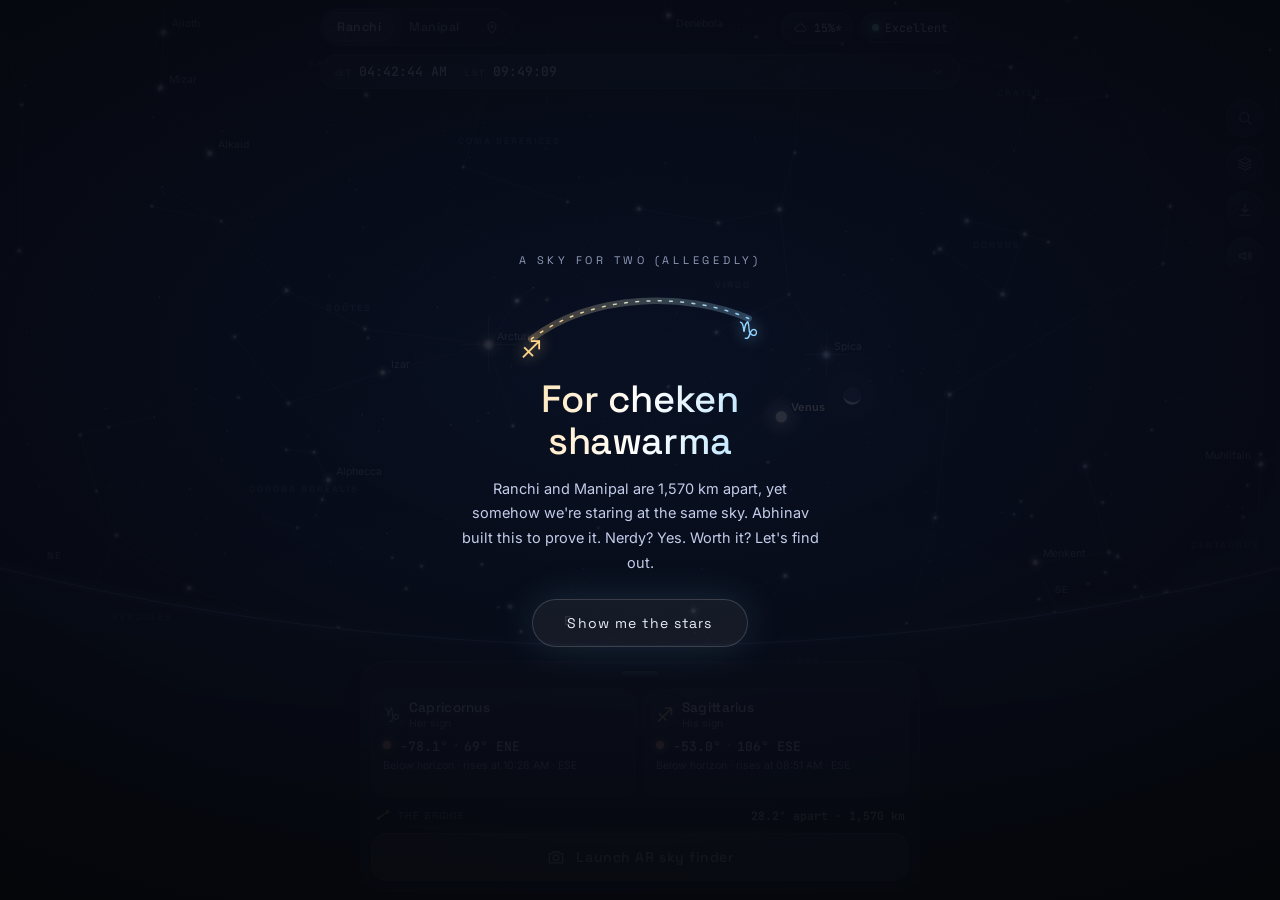
<file: frontend/index.html>
<!doctype html>
<html lang="en">
<head>
  <meta charset="utf-8">
  <meta name="viewport" content="width=device-width, initial-scale=1, maximum-scale=1, user-scalable=no, viewport-fit=cover">
  <meta name="theme-color" content="#05060A">
  <meta name="apple-mobile-web-app-capable" content="yes">
  <meta name="mobile-web-app-capable" content="yes">
  <title>A Sky For Two</title>
  <link rel="icon" href="data:,">
  <link rel="preconnect" href="https://fonts.googleapis.com">
  <link rel="preconnect" href="https://fonts.gstatic.com" crossorigin>
  <link href="https://fonts.googleapis.com/css2?family=Inter:wght@400;500;600&family=JetBrains+Mono:wght@400;500&family=Space+Grotesk:wght@400;500;600&display=swap" rel="stylesheet">
  <link rel="stylesheet" href="css/style.css">
</head>
<body>
  <div id="app">
    <div id="flip">
      <video id="cam" playsinline muted autoplay></video>
      <canvas id="sky" aria-label="Interactive star map"></canvas>
      <div id="ar-layer" hidden></div>
      <div id="ui"></div>
    </div>
    <div id="loader"><div class="orbit"><i></i></div><p>Aligning the stars…</p></div>
  </div>
  <noscript>This sky needs JavaScript.</noscript>
  <script type="module" src="main.js"></script>
</body>
</html>
</file>
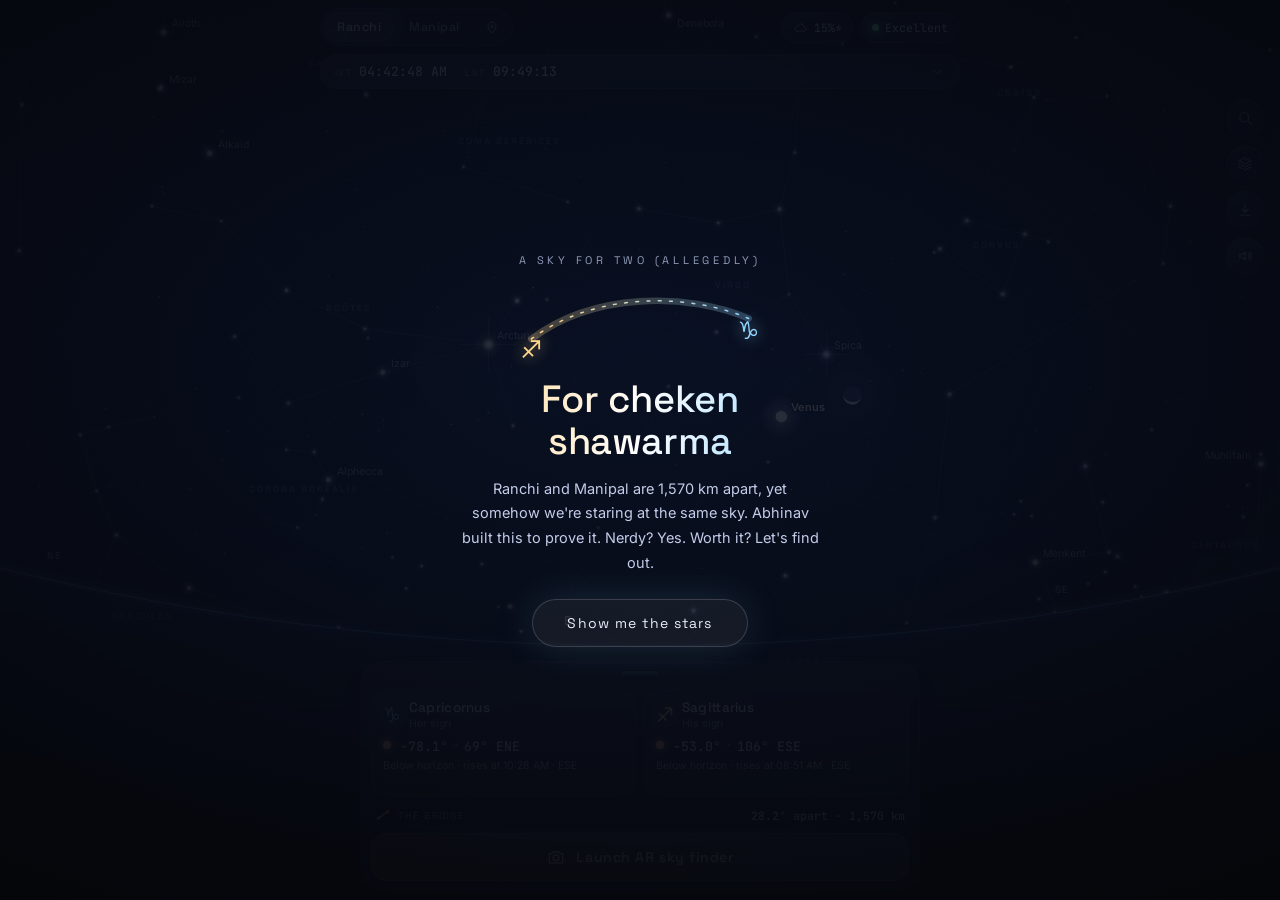
<file: sky.html>
<!doctype html>
<html lang="en">
<head>
  <meta charset="utf-8">
  <meta name="viewport" content="width=device-width, initial-scale=1, maximum-scale=1, user-scalable=no, viewport-fit=cover">
  <meta name="theme-color" content="#05060A">
  <meta name="apple-mobile-web-app-capable" content="yes">
  <meta name="mobile-web-app-capable" content="yes">
  <title>A Sky For Two</title>
  <link rel="icon" href="data:,">
  <link rel="preconnect" href="https://fonts.googleapis.com">
  <link rel="preconnect" href="https://fonts.gstatic.com" crossorigin>
  <link href="https://fonts.googleapis.com/css2?family=Inter:wght@400;500;600&family=JetBrains+Mono:wght@400;500&family=Space+Grotesk:wght@400;500;600&display=swap" rel="stylesheet">
  <style>:root{--obsidian: #05060a;--navy: #0a1226;--ink: #e9eefc;--muted: #8f9bb8;--ice: 143, 211, 255;--gold: 255, 214, 140;--glass-bg: linear-gradient(160deg, rgba(255, 255, 255, .075), rgba(255, 255, 255, .03));--glass-fill: rgba(12, 16, 30, .58);--glass-line: rgba(255, 255, 255, .06);--sat: env(safe-area-inset-top, 0px);--sab: env(safe-area-inset-bottom, 0px);--sal: env(safe-area-inset-left, 0px);--sar: env(safe-area-inset-right, 0px);--vh: 1vh;--f-head: "Space Grotesk", "Inter", system-ui, -apple-system, "Segoe UI", sans-serif;--f-body: "Inter", system-ui, -apple-system, "Segoe UI", sans-serif;--f-mono: "JetBrains Mono", ui-monospace, "SF Mono", Menlo, Consolas, monospace}*{box-sizing:border-box;-webkit-tap-highlight-color:transparent}html,body{margin:0;height:100%;background:var(--obsidian);color:var(--ink);font-family:var(--f-body);overflow:hidden;overscroll-behavior:none;-webkit-text-size-adjust:100%}body{position:fixed;inset:0;width:100%;-webkit-user-select:none;user-select:none;-webkit-touch-callout:none}#app{position:absolute;inset:0;height:100vh;height:calc(var(--vh) * 100);overflow:hidden;background:radial-gradient(120% 90% at 50% 100%,#0d1630 0%,var(--obsidian) 62%)}@supports (height: 100dvh){#app{height:100dvh}}button{font:inherit;color:inherit;background:none;border:0;cursor:pointer;padding:0}.mono,[class*=mono]{font-family:var(--f-mono)}.glass{background:var(--glass-bg),var(--glass-fill);border:1px solid var(--glass-line);-webkit-backdrop-filter:blur(12px) saturate(125%);backdrop-filter:blur(12px) saturate(125%);box-shadow:0 10px 40px #00000073,inset 0 1px #ffffff0d}#flip{position:absolute;inset:0;transform-origin:50% 50%;backface-visibility:hidden;transition:transform .3s cubic-bezier(.2,.7,.2,1),opacity .3s;will-change:transform}#flip.flip-out{transform:perspective(1200px) rotateY(90deg);opacity:.15;transition-timing-function:ease-in}#flip.flip-pre{transform:perspective(1200px) rotateY(-90deg);opacity:.15;transition:none}#sky{position:absolute;inset:0;width:100%;height:100%;display:block;z-index:1;touch-action:none;cursor:grab}#sky:active{cursor:grabbing}#cam{position:absolute;inset:0;width:100%;height:100%;object-fit:cover;z-index:0;opacity:0;transition:opacity .4s;background:#000}#cam.on{opacity:1}#ar-layer{position:absolute;inset:0;z-index:3;pointer-events:none}#ar-layer[hidden]{display:none}#ar-layer button,#ar-layer input,#ar-layer .glass{pointer-events:auto}#ui{position:absolute;inset:0;z-index:4;pointer-events:none}#ui>*{pointer-events:none}#ui .glass,#ui button,#ui a,#ui input,#ui .deck{pointer-events:auto}#loader{position:absolute;inset:0;z-index:30;display:grid;place-content:center;justify-items:center;gap:18px;background:var(--obsidian);transition:opacity .6s;font-family:var(--f-head);letter-spacing:.18em;font-size:11px;text-transform:uppercase;color:var(--muted)}#loader.done{opacity:0;pointer-events:none}#loader .err{text-transform:none;letter-spacing:0;text-align:center;max-width:280px;line-height:1.5}.orbit{width:54px;height:54px;border-radius:50%;border:1px solid rgba(255,255,255,.1);position:relative;animation:spin 2.4s linear infinite}.orbit i{position:absolute;top:-3px;left:50%;width:6px;height:6px;margin-left:-3px;border-radius:50%;background:rgb(var(--gold));box-shadow:0 0 12px rgb(var(--gold))}@keyframes spin{to{transform:rotate(360deg)}}.hud{position:absolute;top:calc(var(--sat) + 8px);left:calc(var(--sal) + 10px);right:calc(var(--sar) + 10px);display:grid;gap:8px}.hud-row{display:flex;justify-content:space-between;align-items:center;gap:8px}.seg{display:flex;padding:3px;border-radius:999px;gap:2px}.seg button{padding:7px 13px;border-radius:999px;font-family:var(--f-head);font-size:12.5px;letter-spacing:.04em;color:var(--muted);transition:all .25s;display:grid;place-items:center}.seg button b{font-weight:500}.seg button.on{color:var(--ink);background:#ffffff1a;box-shadow:inset 0 0 0 1px #ffffff14,0 0 18px rgba(var(--ice),.12)}.seg .gps{padding:7px 9px}.chipbar{display:flex;gap:6px}.pill{display:flex;align-items:center;gap:6px;padding:7px 11px;border-radius:999px;font-family:var(--f-mono);font-size:11.5px;color:var(--ink);white-space:nowrap}.pill .ic{width:15px;height:15px;color:var(--muted)}.pill .dot{width:7px;height:7px;border-radius:50%;background:#8f9bb8;box-shadow:0 0 8px currentColor}.vis[data-level=excellent] .dot{background:#8cffc1;color:#8cffc1}.vis[data-level=good] .dot{background:#bff0a0;color:#bff0a0}.vis[data-level=fair] .dot{background:#ffd68c;color:#ffd68c}.vis[data-level=poor] .dot,.vis[data-level=twilight] .dot{background:#ff9d8c;color:#ff9d8c}.vis[data-level=daylight] .dot{background:#8fb4ff;color:#8fb4ff}.clk label,.coords small,.card label,.stats label,.lock-grid label,.lbl{display:block;font-family:var(--f-head);font-size:9px;letter-spacing:.16em;text-transform:uppercase;color:var(--muted)}.rbtn{width:38px;height:38px;border-radius:50%;display:grid;place-items:center;color:var(--muted);transition:all .25s;text-decoration:none}.rbtn .ic{width:18px;height:18px}.rbtn.on{color:rgb(var(--ice));border-color:rgba(var(--ice),.3);box-shadow:0 0 18px rgba(var(--ice),.18),inset 0 0 0 1px rgba(var(--ice),.12)}.ic{width:16px;height:16px;flex:none}.glyph{font-size:21px;line-height:1;font-family:var(--f-head)}.acc-ice .glyph,.acc-ice .gl{color:rgb(var(--ice));text-shadow:0 0 14px rgba(var(--ice),.55)}.acc-gold .glyph,.acc-gold .gl{color:rgb(var(--gold));text-shadow:0 0 14px rgba(var(--gold),.55)}.bridge-strip{display:flex;align-items:center;justify-content:space-between;gap:10px;font-size:11.5px;color:var(--muted);padding:2px 4px}.bridge-strip span{display:flex;align-items:center;gap:7px;font-family:var(--f-head);letter-spacing:.1em;text-transform:uppercase;font-size:10px}.bridge-strip b{font-family:var(--f-mono);font-weight:500;color:var(--ink);font-size:11.5px}.bridge-strip .ic{color:rgb(var(--gold))}.ar-launch{display:flex;align-items:center;justify-content:center;gap:10px;height:48px;border-radius:16px;font-family:var(--f-head);font-weight:500;letter-spacing:.04em;font-size:14px;background:linear-gradient(110deg,rgba(var(--gold),.22),rgba(var(--ice),.22));border:1px solid rgba(255,255,255,.14);box-shadow:0 0 30px rgba(var(--ice),.12);transition:transform .15s,box-shadow .3s}.ar-launch:active{transform:scale(.985)}.ar-launch .ic{width:20px;height:20px}.sec{display:grid;gap:8px}.sec-h{display:flex;justify-content:space-between;align-items:baseline}.sec-h h4{margin:0;font-family:var(--f-head);font-weight:500;font-size:11px;letter-spacing:.16em;text-transform:uppercase;color:#c3cdea}.sec-h b{font-size:12px;font-weight:500}.slider{width:100%;accent-color:rgb(var(--gold));height:28px}.btnrow{display:flex;gap:8px;flex-wrap:wrap}.chip{display:inline-flex;align-items:center;gap:7px;padding:9px 14px;border-radius:999px;background:#ffffff0f;border:1px solid rgba(255,255,255,.08);font-family:var(--f-head);font-size:12.5px;transition:all .2s}.chip.small{padding:7px 12px;font-size:11.5px}.chip.on{background:rgba(var(--ice),.16);border-color:rgba(var(--ice),.4)}.fine{margin:0;font-size:10.5px;color:var(--muted);line-height:1.5}.body{margin:0;font-size:12.5px;line-height:1.6;color:#cfd8f0}.body[hidden]{display:none}.moonline{color:#e9e2c8}.stats{display:grid;grid-template-columns:repeat(3,1fr);gap:8px}.stats b{font-size:14px;font-weight:500}.tbl{width:100%;border-collapse:collapse;font-size:11.5px}.tbl th{font-family:var(--f-head);font-weight:400;font-size:9px;letter-spacing:.14em;text-transform:uppercase;color:var(--muted);text-align:left;padding:3px 4px}.tbl td{padding:6px 4px;border-top:1px solid rgba(255,255,255,.05);font-family:var(--f-mono);font-size:11px;white-space:nowrap}.tbl td:first-child{font-family:var(--f-body)}.tbl small{color:var(--muted);font-size:10px}.tbl td:first-child small{font-family:var(--f-body)}.footer{margin:4px 0 0;text-align:center;font-family:var(--f-head);font-size:13px;color:#dbe3fa}.credits{text-align:center;padding-bottom:6px}.toast.warn{border-color:#ff9d8c4d}.toast a{color:rgb(var(--gold));white-space:nowrap;font-family:var(--f-head);text-decoration:none;border-bottom:1px solid rgba(var(--gold),.4)}.intro{position:absolute;inset:0;z-index:20;display:grid;place-items:center;padding:24px;background:radial-gradient(90% 70% at 50% 40%,#0a1226db,#05060af7);opacity:0;transition:opacity .9s}.intro.in{opacity:1}.intro.out{opacity:0}.intro-card{max-width:360px;text-align:center;display:grid;gap:14px;justify-items:center;transform:translateY(14px);transition:transform 1.2s cubic-bezier(.2,.8,.2,1)}.intro.in .intro-card{transform:none}.eyebrow{margin:0;font-family:var(--f-head);font-size:11px;letter-spacing:.34em;text-transform:uppercase;color:var(--muted)}.intro h1{margin:0;font-family:var(--f-head);font-weight:500;font-size:38px;letter-spacing:-.01em;line-height:1.1;background:linear-gradient(100deg,rgb(var(--gold)),#fff 50%,rgb(var(--ice)));-webkit-background-clip:text;background-clip:text;color:transparent}.intro .sub{margin:0;font-size:14.5px;line-height:1.7;color:#c3cdea}.begin{margin-top:10px;padding:14px 34px;border-radius:999px;font-family:var(--f-head);font-size:14px;letter-spacing:.08em;background:#ffffff0f;border:1px solid rgba(255,255,255,.16);box-shadow:0 0 40px rgba(var(--ice),.14);transition:all .25s}.begin:active{transform:scale(.97)}.tether-art{width:100%;max-width:300px;overflow:visible}.tether-art .g{font-size:26px;font-family:var(--f-head)}.tether-art .g.gold{fill:rgb(var(--gold));filter:drop-shadow(0 0 8px rgba(var(--gold),.7))}.tether-art .g.ice{fill:rgb(var(--ice));filter:drop-shadow(0 0 8px rgba(var(--ice),.7))}.tether-art .flow{stroke-dasharray:3 9;animation:flow 2.2s linear infinite}@keyframes flow{to{stroke-dashoffset:-48}}body.ar .hud,body.ar .rail,body.ar .deck,body.ar .toasts,body.ar .layers,body.ar .pop,body.ar .finder{opacity:0;pointer-events:none!important;visibility:hidden}.ar-veil{position:absolute;inset:0;background:radial-gradient(120% 90% at 50% 50%,#00000c14,#00000c80);pointer-events:none}.no-video .ar-veil{display:none}.ar-top{position:absolute;top:calc(var(--sat) + 10px);left:calc(var(--sal) + 10px);right:calc(var(--sar) + 10px);display:flex;align-items:center;gap:8px;padding:6px;border-radius:999px}.ar-exit{width:36px;height:36px;border-radius:50%;display:grid;place-items:center;background:#ffffff14}.ar-exit svg{width:18px;height:18px;fill:none;stroke:#fff;stroke-width:2;stroke-linecap:round;stroke-linejoin:round}.ar-chips{display:flex;gap:6px;flex:1;justify-content:center}.ar-chips .chip{padding:8px 12px;font-size:12px;background:transparent;border-color:transparent;color:var(--muted)}.ar-chips .chip span{font-size:15px}.ar-chips .chip-ice.on{color:rgb(var(--ice));background:rgba(var(--ice),.12);border-color:rgba(var(--ice),.35)}.ar-chips .chip-gold.on{color:rgb(var(--gold));background:rgba(var(--gold),.12);border-color:rgba(var(--gold),.35)}.ar-reticle{position:absolute;left:50%;top:50%;width:0;height:0;pointer-events:none}.ar-reticle .ring{position:absolute;left:0;top:0;transform:translate(-50%,-50%);border-radius:50%;border:1px dashed rgba(255,255,255,.38);transition:border-color .3s,box-shadow .3s}.ar-reticle .dot{position:absolute;width:5px;height:5px;margin:-2.5px;border-radius:50%;background:#fff;box-shadow:0 0 10px #fff}.ar-reticle i{position:absolute;background:#fff9}.ar-reticle i:nth-of-type(1){width:1px;height:14px;left:0;top:-30px}.ar-reticle i:nth-of-type(2){width:1px;height:14px;left:0;top:16px}.ar-reticle i:nth-of-type(3){height:1px;width:14px;top:0;left:-30px}.ar-reticle i:nth-of-type(4){height:1px;width:14px;top:0;left:16px}#ar-layer[data-target=Cap] .ar-arrow svg{fill:rgb(var(--ice));filter:drop-shadow(0 0 10px rgba(var(--ice),.8))}#ar-layer[data-target=Sgr] .ar-arrow svg{fill:rgb(var(--gold));filter:drop-shadow(0 0 10px rgba(var(--gold),.8))}.is-locked.ar-layer .ring,#ar-layer.is-locked .ar-reticle .ring{border-style:solid;border-color:#fffc;box-shadow:0 0 24px #ffffff40,inset 0 0 24px #ffffff14}.ar-arrow{position:absolute;left:0;top:0;width:34px;height:44px;transition:opacity .3s;pointer-events:none;will-change:transform}.ar-arrow svg{width:100%;height:100%;opacity:.92}.ar-marker{position:absolute;left:0;top:0;display:grid;justify-items:center;gap:2px;pointer-events:none;will-change:transform;font-family:var(--f-head)}.ar-marker b{font-weight:500;font-size:22px;line-height:1}.ar-marker span{font-size:10.5px;letter-spacing:.16em;text-transform:uppercase}.marker-Cap{color:rgb(var(--ice));text-shadow:0 0 14px rgba(var(--ice),.9)}.marker-Sgr{color:rgb(var(--gold));text-shadow:0 0 14px rgba(var(--gold),.9)}.ar-marker.locked span{text-decoration:underline;text-underline-offset:4px}.ar-align{position:absolute;left:50%;transform:translate(-50%);top:calc(var(--sat) + 64px);width:calc(100% - 28px);max-width:420px;display:flex;align-items:center;gap:12px;padding:8px 8px 8px 16px;border-radius:18px;font-size:12px;line-height:1.4;border-color:rgba(var(--gold),.3)}.ar-align[hidden]{display:none}.ar-hint{position:absolute;left:50%;top:calc(var(--sat) + 74px);transform:translate(-50%);max-width:calc(100% - 28px);padding:9px 16px;border-radius:16px;text-align:center;transition:opacity .3s;pointer-events:none}.ar-hint-main{font-family:var(--f-head);font-size:14px;font-weight:500}.ar-hint-sub{font-size:11px;color:var(--muted);margin-top:2px}.ar-hint-sub:empty{display:none}.ar-tools{position:absolute;left:50%;transform:translate(-50%);bottom:calc(var(--sab) + 16px);display:flex;align-items:center;gap:14px;padding:8px 14px;border-radius:999px}.ar-tools label{display:flex;align-items:center;gap:10px;font-family:var(--f-head);font-size:9.5px;letter-spacing:.14em;text-transform:uppercase;color:var(--muted)}.ar-tools input{width:96px;accent-color:rgb(var(--ice))}#ar-layer.aligning .ar-hint{top:calc(var(--sat) + 132px)}#ar-layer.is-locked .ar-tools,#ar-layer.is-locked .ar-hint{opacity:0;pointer-events:none}.lock-card{position:absolute;left:calc(var(--sal) + 10px);right:calc(var(--sar) + 10px);bottom:calc(var(--sab) + 10px);margin:0 auto;max-width:520px;max-height:calc(var(--vh) * 58);overflow-y:auto;border-radius:24px;padding:16px 16px 14px;display:grid;gap:11px;transform:translateY(24px);opacity:0;transition:all .45s cubic-bezier(.2,.8,.2,1)}.lock-card[hidden]{display:none}.lock-card.in{transform:none;opacity:1}.lock-card.acc-ice{border-color:rgba(var(--ice),.3);box-shadow:0 0 60px rgba(var(--ice),.16),0 10px 40px #00000080}.lock-card.acc-gold{border-color:rgba(var(--gold),.3);box-shadow:0 0 60px rgba(var(--gold),.16),0 10px 40px #00000080}.lock-head{display:flex;align-items:center;gap:12px}.lock-head .glyph{font-size:34px}.lock-head h3{margin:0;font-family:var(--f-head);font-weight:500;font-size:20px;letter-spacing:.02em}.lock-head p{margin:2px 0 0;font-size:12px;color:var(--muted)}.lock-head .x{margin-left:auto;width:32px;height:32px;border-radius:50%;background:#ffffff12;font-size:20px;line-height:1}.lock-grid{display:grid;grid-template-columns:1fr 1fr;gap:10px}.lock-grid>div{background:#ffffff0a;border-radius:14px;padding:9px 11px}.lock-grid b{display:block;margin-top:3px;font-weight:500;font-size:13px}.lock-grid small{display:block;margin-top:2px;color:var(--muted);font-size:10.5px}.sunpass,.myth{margin:0;font-size:12px;line-height:1.55;color:#aab6d4}.myth{color:#c3cdea}.lbl em{font-style:normal;text-transform:none;letter-spacing:.02em;margin-left:8px;color:#aab6d4}.star-list{list-style:none;margin:0;padding:0;display:grid;gap:1px}.star-list li{display:grid;grid-template-columns:1fr auto auto;gap:12px;align-items:baseline;padding:7px 2px;border-top:1px solid rgba(255,255,255,.05)}.star-list b{font-weight:500;font-size:13px}.star-list span{font-family:var(--f-mono);font-size:10.5px;color:var(--muted)}.star-list em{font-style:normal;font-family:var(--f-mono);font-size:11.5px;min-width:52px;text-align:right}.acc-ice .star-list em{color:rgb(var(--ice))}.acc-gold .star-list em{color:rgb(var(--gold))}.personal{margin:0;padding:11px 13px;border-radius:14px;font-size:13px;line-height:1.6;color:#fff;background:#ffffff0f;border:1px solid rgba(255,255,255,.08);font-family:var(--f-head)}.lock-card .next{justify-self:start}.reveal{position:absolute;left:0;right:0;top:24%;display:grid;place-items:center;padding:0 28px;opacity:0;transition:opacity .7s;pointer-events:none;z-index:5}.reveal[hidden]{display:none}.reveal.in{opacity:1}.reveal p{margin:0;max-width:340px;text-align:center;font-family:var(--f-head);font-size:19px;line-height:1.55;font-weight:500;text-shadow:0 2px 24px rgba(0,0,0,.9),0 0 30px rgba(0,0,0,.8)}.reveal[data-acc=ice] p{color:#dff3ff}.reveal[data-acc=gold] p{color:#fff1d0}@media(prefers-reduced-motion:reduce){*{animation:none!important;transition-duration:.01ms!important}}body[data-fx="1"] .glass{-webkit-backdrop-filter:blur(7px);backdrop-filter:blur(7px);box-shadow:0 6px 24px #0006}body[data-fx="0"] .glass{-webkit-backdrop-filter:none;backdrop-filter:none;background:#0a0e1ae6;box-shadow:none}.hud-clock{display:grid;gap:6px;padding:8px 14px;border-radius:16px;cursor:pointer}.clk-main{display:flex;align-items:center;gap:18px}.clk-t{display:flex;align-items:baseline;gap:7px}.clk-t label{font-family:var(--f-head);font-size:9px;letter-spacing:.16em;color:var(--muted);text-transform:uppercase}.clk-t b,.clk b{font-family:var(--f-mono);font-weight:500;font-size:13px;letter-spacing:0;white-space:nowrap}.clk-chev{margin-left:auto;color:var(--muted);display:grid;place-items:center;transition:transform .25s}.clk-chev .ic{width:15px;height:15px;transform:rotate(180deg)}.hud-clock.open .clk-chev{transform:rotate(180deg)}.clk-more{display:none;grid-template-columns:auto auto;justify-content:space-between;gap:6px 18px;padding-top:6px;border-top:1px solid rgba(255,255,255,.06)}.hud-clock.open .clk-more{display:grid}.coords{grid-column:1 / -1;display:flex;justify-content:space-between;align-items:baseline;gap:10px;min-width:0}.coords b{font-family:var(--f-mono);font-weight:400;font-size:11px;color:#c9d4f2}.coords small{overflow:hidden;text-overflow:ellipsis;white-space:nowrap;letter-spacing:.04em;text-transform:none;font-family:var(--f-body);font-size:10.5px;color:var(--muted)}.now-btn{text-align:left;font-family:var(--f-head);font-size:11px;color:rgb(var(--gold));letter-spacing:.04em}.now-btn[hidden]{display:none}.hud-note{display:flex;align-items:center;justify-content:space-between;gap:10px;font-size:11.5px;line-height:1.4;color:#cdd6ef;border-radius:14px;padding:7px 8px 7px 13px}.hud-note[hidden]{display:none}.hud-note .chip{flex:none;white-space:nowrap;background:rgba(var(--gold),.14);border-color:rgba(var(--gold),.35);color:rgb(var(--gold))}.rail{position:absolute;right:calc(var(--sar) + 10px);top:calc(var(--hud-h, 150px) + 10px);display:grid;gap:8px}.layers{z-index:3;position:absolute;right:calc(var(--sar) + 58px);top:calc(var(--hud-h, 150px) + 10px);width:min(260px,calc(100% - 90px));display:flex;flex-wrap:wrap;gap:6px;padding:10px;border-radius:18px}.layers[hidden]{display:none}.layers .chip{color:var(--muted)}.layers .chip .ic{width:14px;height:14px}.layers .chip.on{color:rgb(var(--ice))}.deck{position:absolute;left:calc(var(--sal) + 8px);right:calc(var(--sar) + 8px);bottom:calc(var(--sab) + 8px);margin:0 auto;max-width:560px;border-radius:24px;padding:2px 10px 10px;display:grid;gap:7px;max-height:calc(var(--vh) * 80);overflow:hidden;background:var(--glass-bg),#0a0e1cb8}.deck.pulse{animation:deckpop .26s cubic-bezier(.2,.8,.2,1)}@keyframes deckpop{0%{transform:translateY(10px);opacity:.7}to{transform:none;opacity:1}}.grab{height:18px;display:grid;place-items:center;width:100%}.grab i{width:36px;height:4px;border-radius:4px;background:#ffffff38}.deck-head{display:grid;gap:8px}.cards{display:grid;grid-template-columns:1fr 1fr;gap:8px}.card{border-radius:16px;padding:9px 11px;background:#ffffff09;border:1px solid rgba(255,255,255,.07);transition:box-shadow .4s,border-color .4s;min-width:0;cursor:pointer;text-align:left}.card:active{background:#ffffff12}.card.acc-ice.active{border-color:rgba(var(--ice),.3);box-shadow:0 0 24px rgba(var(--ice),.1),inset 0 0 20px rgba(var(--ice),.04)}.card.acc-gold.active{border-color:rgba(var(--gold),.3);box-shadow:0 0 24px rgba(var(--gold),.1),inset 0 0 20px rgba(var(--gold),.04)}.c-top{display:flex;align-items:center;gap:8px;margin-bottom:5px}.glyph{font-size:20px;line-height:1;font-family:var(--f-head)}.c-top h3{margin:0;font-family:var(--f-head);font-weight:500;font-size:13.5px;letter-spacing:.02em}.c-top p{margin:1px 0 0;font-size:10.5px;color:var(--muted)}.state{display:inline-block;width:8px;height:8px;border-radius:50%;margin-right:3px;background:#ffb09f;box-shadow:0 0 8px #ffb09f;align-self:center;flex:none}.state.up{background:#8cffc1;box-shadow:0 0 8px #8cffc1}.c-nums{display:flex;align-items:baseline;gap:6px;flex-wrap:nowrap}.c-nums b{font-weight:500;font-size:13px}.c-nums .sep{color:var(--muted)}.c-foot{margin-top:4px;font-size:10.5px;line-height:1.35;color:#aab6d4;min-height:28px}.deck-body{display:none;gap:16px;padding:4px 2px 2px}.deck.open .deck-body{display:grid;max-height:calc(var(--vh) * 44);overflow-y:auto;-webkit-overflow-scrolling:touch;overscroll-behavior:contain;touch-action:pan-y}.note-of-night{margin:0;padding:11px 13px;border-radius:14px;font-family:var(--f-head);font-size:13.5px;line-height:1.55;color:#fff;background:linear-gradient(120deg,rgba(var(--gold),.1),rgba(var(--ice),.1));border:1px solid rgba(255,255,255,.09)}.sec[hidden]{display:none}.plist{display:flex;flex-wrap:wrap;gap:6px}.pchip{display:inline-flex;align-items:center;gap:7px;padding:7px 11px;border-radius:999px;background:#ffffff0d;border:1px solid rgba(255,255,255,.08);font-size:12px}.pchip i{width:9px;height:9px;border-radius:50%;box-shadow:0 0 8px currentColor}.pchip span{font-family:var(--f-mono);font-size:10.5px;color:var(--muted)}.finder{position:absolute;inset:0;z-index:8;display:grid;align-content:start;justify-items:center;padding:calc(var(--sat) + 14px) 12px 12px;background:#0304098c}.finder[hidden]{display:none}.finder-card{width:min(440px,100%);border-radius:20px;padding:8px;display:grid;gap:6px;max-height:calc(var(--vh) * 70)}.finder-bar{display:flex;align-items:center;gap:10px;padding:6px 8px 6px 12px;border-radius:14px;background:#ffffff0d}.finder-bar .ic{color:var(--muted)}.finder-bar input{flex:1;min-width:0;background:none;border:0;outline:0;color:var(--ink);font:500 16px var(--f-body);height:34px;-webkit-user-select:text;user-select:text}.finder-bar input::placeholder{color:var(--muted)}.finder-bar input::-webkit-search-cancel-button,.finder-bar input::-webkit-search-decoration{-webkit-appearance:none;appearance:none;display:none}.x{width:30px;height:30px;border-radius:50%;display:grid;place-items:center;background:#ffffff12;color:var(--ink);flex:none}.x .ic{width:14px;height:14px}.finder-list{list-style:none;margin:0;padding:0;overflow-y:auto;overscroll-behavior:contain}.finder-list button{width:100%;display:grid;grid-template-columns:28px 1fr auto;align-items:center;gap:10px;padding:10px 8px;border-radius:12px;text-align:left}.finder-list button:active,.finder-list button:hover{background:#ffffff0f}.fi{display:grid;place-items:center;color:var(--muted);font-size:18px;font-family:var(--f-head)}.fi .ic{width:18px;height:18px}.fn b{display:block;font-weight:500;font-size:14px}.fn small{color:var(--muted);font-size:10.5px;letter-spacing:.06em;text-transform:uppercase;font-family:var(--f-head)}.fw{font-family:var(--f-mono);font-size:11px;color:var(--muted);text-align:right}.finder-list .up .fw{color:#8cffc1}.finder-list .none{padding:16px 10px;color:var(--muted);font-size:13px}.pop{z-index:2;position:absolute;left:calc(var(--sal) + 10px);right:calc(var(--sar) + 10px);bottom:calc(var(--deck-h, 200px) + 12px);margin:0 auto;max-width:440px;border-radius:20px;padding:12px 14px;display:grid;gap:10px;animation:deckpop .24s cubic-bezier(.2,.8,.2,1)}.pop[hidden]{display:none}.pop .x{position:absolute;top:9px;right:9px}.pop-h{display:flex;gap:11px;align-items:center;padding-right:34px}.pop-ic{width:34px;height:34px;border-radius:50%;display:grid;place-items:center;background:#ffffff12;color:#ffe9c2;flex:none}.pop-ic .ic{width:18px;height:18px}.pop.acc-ice .pop-ic{color:rgb(var(--ice))}.pop.acc-gold .pop-ic{color:rgb(var(--gold))}.pop-h h3{margin:0;font-family:var(--f-head);font-weight:500;font-size:17px}.pop-h p{margin:2px 0 0;font-size:11px;color:var(--muted);line-height:1.4}.pop-grid{display:grid;grid-template-columns:repeat(auto-fit,minmax(110px,1fr));gap:8px}.pop-grid>div{background:#ffffff0a;border-radius:12px;padding:7px 9px;min-width:0}.pop-grid b{display:block;margin-top:2px;font-weight:500;font-size:13px;white-space:nowrap}.pop-grid small{display:block;color:var(--muted);font-size:9.5px;margin-top:1px}.pop-grid label{display:block;font-family:var(--f-head);font-size:8.5px;letter-spacing:.14em;text-transform:uppercase;color:var(--muted)}.pop-note{margin:0;font-size:12.5px;line-height:1.55;color:#e5ebff;padding:9px 11px;border-radius:12px;background:#ff96b414;border:1px solid rgba(255,150,180,.16)}.toasts{z-index:2;position:absolute;left:0;right:0;top:calc(var(--hud-h, 150px) + 8px);display:grid;justify-items:center;gap:8px;padding:0 64px 0 14px;pointer-events:none}.toasts .toast{pointer-events:auto}.toast{max-width:440px;padding:11px 16px;border-radius:14px;font-size:12.5px;line-height:1.45;display:flex;gap:12px;align-items:center;opacity:0;transform:translateY(8px);transition:opacity .35s,transform .35s}.toast.in{opacity:1;transform:none}.toast.note{font-family:var(--f-head);font-size:13.5px;line-height:1.55;border-color:rgba(var(--gold),.28);background:linear-gradient(120deg,rgba(var(--gold),.12),rgba(var(--ice),.1)),#0a0e1ab3}@media(min-width:720px){.hud{max-width:640px;margin:0 auto}.rail{right:calc(var(--sar) + 16px)}.layers{right:calc(var(--sar) + 64px)}}@media(max-height:640px){.deck{max-height:calc(var(--vh) * 86)}}@media(max-width:380px){.clk-main{gap:12px}.seg button{padding:7px 10px;font-size:12px}.seg .gps{padding:7px 8px}.chipbar{gap:5px}.pill{padding:7px 9px;font-size:11px;gap:5px}.c-nums{gap:4px}.c-nums b{font-size:12px}.state{margin-right:0}.deck{padding-left:8px;padding-right:8px}.card{padding:8px 9px}}@media(max-height:480px)and (orientation:landscape){.hud{right:auto;width:min(430px,52%);max-width:none;margin:0}.rail{right:auto;left:calc(var(--sal) + 10px)}.layers{right:auto;left:calc(var(--sal) + 58px)}.deck{left:auto;right:calc(var(--sar) + 8px);margin:0;width:min(372px,46%);max-height:calc(var(--vh) * 94)}.cards{grid-template-columns:1fr;gap:6px}.card{padding:7px 10px}.c-top{margin-bottom:3px}.c-foot{min-height:0}.pop{right:calc(var(--sar) + 8px);left:auto;width:min(372px,46%);margin:0;bottom:calc(var(--deck-h, 200px) + 8px)}.toasts{padding:0 calc(46% + 20px) 0 64px}.finder{padding-top:8px}.deck.open .deck-body{max-height:calc(var(--vh) * 50)}}#ui .finder{pointer-events:auto}
</style>
</head>
<body>
  <div id="app">
    <div id="flip">
      <video id="cam" playsinline muted autoplay></video>
      <canvas id="sky" aria-label="Interactive star map"></canvas>
      <div id="ar-layer" hidden></div>
      <div id="ui"></div>
    </div>
    <div id="loader"><div class="orbit"><i></i></div><p>Aligning the stars…</p></div>
  </div>
  <noscript>This sky needs JavaScript.</noscript>
  <script>window.__SKY_FS_PATH__='/app/static/sky.html';window.__SKY_DATA__={"config.json":{"_readme":"Edit this file to personalise the gift. No code changes needed. Tokens you can use in any text: {her} {him} {km} {sep} {tetherSep} {tetherFrom} {tetherTo}. Leave names empty to use 'you' / 'me'.","names":{"her":"cheken shawarma","him":"Abhinav"},"observers":{"default":"her","her":{"name":"Ranchi","place":"Hinoo, Ranchi, Jharkhand","lat":23.3283,"lon":85.3275},"him":{"name":"Manipal","place":"Manipal, Udupi, Karnataka","lat":13.3525,"lon":74.7865}},"tether":{"from":"Kaus Australis","to":"Deneb Algedi","label":"Ranchi ↔ Manipal","caption":"{km} km on the ground, {tetherSep}° in the sky"},"intro":{"show":true,"eyebrow":"A sky for two (allegedly)","title":"For {her}","titleFallback":"For you","subtitle":"Ranchi and Manipal are {km} km apart, yet somehow we're staring at the same sky. {him} built this to prove it. Nerdy? Yes. Worth it? Let's find out.","button":"Show me the stars"},"reveal":{"cap":"Found your sign! Faint at first glance, but the longer you look, the more it glows. Some things just take a little patience to see how bright they are. You're one of them.","sgr":"And that's mine. The Archer, aiming at things far away and occasionally missing. Relatable.","both":"Look at that, only {sep}° apart. The universe clearly didn't get the memo about {km} km.","seconds":7},"lockOn":{"cap":"Your sign. Look for a faint, wide crescent with Deneb Algedi at the tail. Soft, steady and lovely once you notice it. Take your time, it's worth it.","sgr":"My sign. Find the Teapot, the arrow points toward Scorpius. Yes, my sign is a teapot. Let's move on."},"bridge":{"title":"The bridge","text":"Capricornus and Sagittarius are neighbours, {sep}° apart. The glowing line joins {tetherFrom} and {tetherTo}. Basically a very dramatic string between two cups.","sharedMoon":"Same Moon, both of us. No, it still won't pick a side."},"footer":"Made by {him} for {her}. Clear skies required, snacks optional.","audio":{"enabled":true,"startOnBegin":false},"features":{"weather":true,"gpsButton":true,"defaultLayers":{"lines":true,"art":true,"bounds":true,"labels":true,"tether":true,"milkyWay":true}},"ar":{"defaultFovDeg":62,"lockRadiusDeg":11,"magneticDeclinationDeg":0},"ourStars":[{"star":"Kaus Australis","title":"Mine","note":"The brightest star in my sign, the bottom of the Teapot. Easy to find once you know where to look."},{"star":"Deneb Algedi","title":"Yours","note":"The tail of the Sea-Goat, and the brightest star in your sign. Soft glow, takes a second to notice. Worth the second."}],"dailyNotes":["Same sky tonight, different window. Take a look around 7.","Capricornus is famously hard to spot. You're welcome to prove it wrong.","Starlight is old news by the time it reaches us. This message is fresher.","Cloudy tonight? The stars are still up there. Same as a good plan.","Tonight's challenge: find the Teapot before the app tells you where it is.","Fun fact: the Milky Way is out there tonight. You just have to step away from the lights.","Two cities, one sky. The odds were never better."],"wish":{"text":"Shooting star! Make a wish. I won't ask what it was."},"save":{"title":"A sky for two"}},"data/stars.json":[[101.287,-16.716,-1.44,0.01,32349],[95.988,-52.696,-0.62,0.16,30438],[213.915,19.182,-0.05,1.24,69673],[219.902,-60.834,-0.01,0.71,71683],[279.235,38.784,0.03,0,91262],[79.172,45.998,0.08,0.8,24608],[78.635,-8.202,0.18,-0.03,24436],[114.826,5.225,0.4,0.43,37279],[24.428,-57.237,0.45,-0.16,7588],[88.793,7.407,0.45,1.5,27989],[210.956,-60.373,0.61,-0.23,68702],[297.696,8.868,0.76,0.22,97649],[186.65,-63.099,0.77,-0.24,60718],[68.98,16.509,0.87,1.54,21421],[201.298,-11.161,0.98,-0.23,65474],[247.352,-26.432,1.06,1.86,80763],[116.329,28.026,1.16,0.99,37826],[344.413,-29.622,1.17,0.14,113368],[191.93,-59.689,1.25,-0.24,62434],[310.358,45.28,1.25,0.09,102098],[219.896,-60.837,1.35,0.9,71681],[152.093,11.967,1.36,-0.09,49669],[104.656,-28.972,1.5,-0.21,33579],[113.649,31.888,1.58,0.03,36850],[187.792,-57.113,1.59,1.6,61084],[263.402,-37.104,1.62,-0.23,85927],[81.283,6.35,1.64,-0.22,25336],[81.573,28.608,1.65,-0.13,25428],[138.3,-69.717,1.67,0.07,45238],[84.053,-1.202,1.69,-0.18,26311],[332.058,-46.961,1.73,-0.07,109268],[85.19,-1.943,1.74,-0.2,26727],[122.383,-47.337,1.75,-0.14,39953],[193.507,55.96,1.76,-0.02,62956],[51.081,49.861,1.79,0.48,15863],[276.043,-34.385,1.79,-0.03,90185],[165.932,61.751,1.81,1.06,54061],[107.098,-26.393,1.83,0.67,34444],[206.885,49.313,1.85,-0.1,67301],[125.629,-59.51,1.86,1.2,41037],[264.33,-42.998,1.86,0.41,86228],[89.882,44.947,1.9,0.08,28360],[252.166,-69.028,1.91,1.45,82273],[99.428,16.399,1.93,0,31681],[131.176,-54.709,1.93,0.04,42913],[306.412,-56.735,1.94,-0.12,100751],[37.955,89.264,1.97,0.64,11767],[95.675,-17.956,1.98,-0.24,30324],[141.897,-8.659,1.99,1.44,46390],[31.793,23.462,2.01,1.15,9884],[154.993,19.841,2.01,1.13,50583],[10.897,-17.987,2.04,1.02,3419],[283.816,-26.297,2.05,-0.13,92855],[211.671,-36.37,2.06,1.01,68933],[2.097,29.09,2.07,-0.04,677],[17.433,35.621,2.07,1.58,5447],[86.939,-9.67,2.07,-0.17,27366],[222.676,74.156,2.07,1.47,72607],[340.667,-46.885,2.07,1.61,112122],[263.734,12.56,2.08,0.15,86032],[47.042,40.956,2.09,0,14576],[30.975,42.33,2.1,1.37,9640],[177.265,14.572,2.14,0.09,57632],[14.177,60.717,2.15,-0.05,4427],[190.379,-48.96,2.2,-0.02,61932],[120.896,-40.003,2.21,-0.27,39429],[139.273,-59.275,2.21,0.19,45556],[233.672,26.715,2.22,0.03,76267],[136.999,-43.433,2.23,1.67,44816],[200.981,54.925,2.23,0.06,65378],[305.557,40.257,2.23,0.67,100453],[10.127,56.537,2.24,1.17,3179],[269.151,51.489,2.24,1.52,87833],[83.002,-0.299,2.25,-0.17,25930],[2.295,59.15,2.28,0.38,746],[204.972,-53.466,2.29,-0.17,66657],[240.083,-22.622,2.29,-0.12,78401],[252.541,-34.293,2.29,1.14,82396],[220.482,-47.388,2.3,-0.15,71860],[218.877,-42.158,2.33,-0.16,71352],[165.46,56.382,2.34,0.03,53910],[221.247,27.074,2.35,0.97,72105],[326.046,9.875,2.38,1.52,107315],[265.622,-39.03,2.39,-0.17,86670],[6.571,-42.306,2.4,1.08,2081],[178.458,53.695,2.41,0.04,58001],[257.594,-15.725,2.43,0.06,84012],[345.944,28.083,2.44,1.66,113881],[111.024,-29.303,2.45,-0.08,35904],[319.645,62.586,2.45,0.26,105199],[140.528,-55.011,2.47,-0.14,45941],[311.553,33.97,2.48,1.02,102488],[346.19,15.205,2.49,0,113963],[45.57,4.09,2.54,1.63,14135],[249.29,-10.567,2.54,0.04,81377],[208.885,-47.288,2.55,-0.18,68002],[168.527,20.524,2.56,0.13,54872],[241.359,-19.805,2.56,-0.07,78820],[83.183,-17.822,2.58,0.21,25985],[182.09,-50.722,2.58,-0.13,59196],[183.952,-17.542,2.58,-0.11,59803],[285.653,-29.88,2.6,0.06,93506],[229.252,-9.383,2.61,-0.07,74785],[236.067,6.426,2.63,1.17,77070],[28.66,20.808,2.64,0.17,8903],[84.912,-34.074,2.65,-0.12,26634],[89.93,37.213,2.65,-0.08,28380],[188.597,-23.397,2.65,0.89,61359],[21.454,60.235,2.66,0.16,6686],[208.671,18.398,2.68,0.58,67927],[224.633,-43.134,2.68,-0.18,73273],[74.248,33.166,2.69,1.49,23015],[161.692,-49.42,2.69,0.9,52727],[189.296,-69.136,2.69,-0.18,61585],[262.691,-37.296,2.7,-0.18,85696],[109.286,-37.097,2.71,1.62,35264],[275.249,-29.828,2.72,1.38,89931],[296.565,10.613,2.72,1.51,97278],[243.586,-3.694,2.73,1.58,79593],[245.998,61.514,2.73,0.91,80331],[160.739,-64.394,2.74,-0.22,52419],[190.415,-1.449,2.74,0.37,61941],[83.858,-5.91,2.75,-0.21,26241],[200.149,-36.712,2.75,0.07,65109],[222.72,-16.042,2.75,0.15,72622],[265.868,4.567,2.76,1.17,86742],[76.962,-5.086,2.78,0.16,23875],[247.555,21.49,2.78,0.95,80816],[258.662,14.39,2.78,1.16,84345],[183.786,-58.749,2.79,-0.19,59747],[262.608,52.301,2.79,0.95,85670],[233.785,-41.167,2.8,-0.22,76297],[82.061,-20.759,2.81,0.81,25606],[250.322,31.603,2.81,0.65,81693],[6.438,-77.254,2.82,0.62,2021],[248.971,-28.216,2.82,-0.21,81266],[276.993,-25.422,2.82,1.02,90496],[3.309,15.184,2.83,-0.19,1067],[121.886,-24.304,2.83,0.46,39757],[238.786,-63.431,2.83,0.32,77952],[58.533,31.884,2.84,0.27,18246],[261.325,-55.53,2.84,1.48,85258],[262.96,-49.876,2.84,-0.14,85792],[56.871,24.105,2.85,-0.09,17702],[195.544,10.959,2.85,0.93,63608],[326.76,-16.127,2.85,0.18,107556],[29.692,-61.57,2.86,0.29,9236],[296.244,45.131,2.86,0,97165],[95.74,22.514,2.87,1.62,30343],[229.727,-68.68,2.87,0.01,74946],[334.625,-60.26,2.87,1.39,110130],[44.565,-40.305,2.88,0.13,13847],[287.441,-21.024,2.88,0.38,94141],[111.788,8.289,2.89,-0.1,36188],[194.007,38.318,2.89,-0.12,63125],[239.713,-26.114,2.89,-0.18,78265],[59.464,40.01,2.9,-0.2,18532],[245.297,-25.593,2.9,0.3,80112],[322.89,-5.571,2.9,0.83,106278],[46.199,53.506,2.91,0.72,14328],[146.775,-65.072,2.92,0.27,48002],[340.751,30.221,2.93,0.85,112158],[102.484,-50.615,2.94,1.21,32768],[187.466,-16.515,2.94,-0.01,60965],[331.446,-0.32,2.95,0.97,109074],[59.507,-13.508,2.97,1.59,18543],[84.411,21.142,2.97,-0.15,26451],[146.463,23.774,2.97,0.81,47908],[271.452,-30.424,2.98,0.98,88635],[199.73,-23.172,2.99,0.92,64962],[266.896,-40.127,2.99,0.51,87073],[286.353,13.864,2.99,0.01,93747],[32.386,34.987,3,0.14,10064],[167.416,44.498,3,1.14,54539],[230.182,71.834,3,0.06,75097],[252.968,-38.047,3,-0.2,82514],[328.482,-37.365,3,-0.08,108085],[55.731,47.788,3.01,-0.12,17358],[95.078,-30.063,3.02,-0.16,30122],[105.756,-23.833,3.02,-0.08,33977],[182.531,-22.62,3.02,1.33,59316],[75.492,43.823,3.03,0.54,23416],[191.57,-68.108,3.04,-0.18,62322],[218.019,38.308,3.04,0.19,71075],[292.68,27.96,3.05,1.09,95947],[305.253,-14.781,3.05,0.79,100345],[100.983,25.131,3.06,1.38,32246],[155.582,41.499,3.06,1.6,50801],[288.139,67.662,3.07,0.99,94376],[274.407,-36.762,3.1,1.58,89642],[133.848,5.946,3.11,0.98,43813],[162.406,-16.194,3.11,1.23,52943],[173.945,-63.02,3.11,-0.04,56561],[309.392,-47.291,3.11,1,101772],[87.74,-35.768,3.12,1.15,27628],[134.802,48.042,3.12,0.22,44127],[254.655,-55.99,3.12,1.55,83081],[258.758,24.839,3.12,0.08,84379],[224.79,-42.104,3.13,-0.21,73334],[140.264,34.393,3.14,1.55,45860],[142.805,-57.034,3.16,1.54,46701],[258.762,36.809,3.16,1.44,84380],[99.44,-43.196,3.17,-0.1,31685],[143.214,51.677,3.17,0.47,46853],[257.197,65.715,3.17,-0.12,83895],[281.414,-26.991,3.17,-0.11,92041],[76.629,41.234,3.18,-0.15,23767],[220.627,-64.975,3.18,0.26,71908],[72.46,6.961,3.19,0.48,22449],[76.365,-22.371,3.19,1.46,23685],[254.417,9.375,3.19,1.16,83000],[267.464,-37.043,3.19,1.19,87261],[318.234,30.227,3.21,0.99,104732],[354.837,77.632,3.21,1.03,116727],[230.343,-40.648,3.22,-0.23,75141],[244.58,-4.692,3.23,0.97,79882],[275.327,-2.899,3.23,0.94,89962],[322.165,70.561,3.23,-0.2,106032],[102.048,-61.941,3.24,0.23,32607],[302.826,-0.822,3.24,-0.07,99473],[112.308,-43.301,3.25,1.51,36377],[211.593,-26.682,3.25,1.09,68895],[226.018,-25.282,3.25,1.67,73714],[284.736,32.69,3.25,-0.05,93194],[56.81,-74.239,3.26,1.59,17678],[9.832,30.861,3.27,1.27,3092],[260.502,-25,3.27,-0.19,84970],[343.663,-15.821,3.27,0.07,113136],[78.233,-16.206,3.29,-0.11,24305],[153.434,-70.038,3.29,-0.07,50099],[231.232,58.966,3.29,1.17,75458],[68.499,-55.045,3.3,-0.08,21281],[158.006,-61.685,3.3,-0.09,51576],[93.719,22.507,3.31,1.6,29655],[261.349,-56.378,3.31,-0.15,85267],[16.521,-46.718,3.32,0.89,5165],[46.294,38.84,3.32,1.53,14354],[183.857,57.033,3.32,0.08,59774],[258.038,-43.239,3.32,0.44,84143],[269.757,-9.774,3.32,0.99,88048],[286.735,-27.67,3.32,1.17,93864],[63.606,-62.474,3.33,0.92,19780],[168.56,15.43,3.33,0,54879],[117.324,-24.86,3.34,1.22,38170],[28.599,63.67,3.35,-0.15,8886],[81.119,-2.397,3.35,-0.24,25281],[101.322,12.896,3.35,0.44,32362],[127.566,60.718,3.35,0.86,41704],[291.375,3.115,3.36,0.32,95501],[230.67,-44.69,3.37,-0.19,75264],[131.694,6.419,3.38,0.69,43109],[203.673,-0.596,3.38,0.11,66249],[83.784,9.934,3.39,-0.16,26207],[154.271,-61.332,3.39,1.54,50371],[193.901,3.397,3.39,1.57,63090],[332.714,58.201,3.39,1.56,109492],[67.166,15.871,3.4,0.18,20894],[22.091,-43.318,3.41,1.54,6867],[60.17,12.49,3.41,-0.1,18724],[207.376,-41.688,3.41,-0.23,67464],[228.071,-52.099,3.41,0.92,74395],[311.322,61.839,3.41,0.91,102422],[340.365,10.831,3.41,-0.09,112029],[28.27,29.579,3.42,0.49,8796],[240.031,-38.397,3.42,-0.21,78384],[266.615,27.721,3.42,0.75,86974],[311.24,-66.203,3.42,0.16,102395],[137.742,-58.967,3.43,-0.19,45080],[154.173,23.417,3.43,0.31,50335],[286.562,-4.883,3.43,-0.1,93805],[154.274,42.914,3.45,0.03,50372],[12.276,57.815,3.46,0.59,3821],[17.148,-10.182,3.46,1.16,5364],[119.195,-52.982,3.46,-0.18,38827],[228.876,33.315,3.46,0.96,74666],[40.825,3.236,3.47,0.09,12706],[207.404,-42.474,3.47,-0.17,67472],[151.833,16.763,3.48,-0.03,49583],[250.724,38.922,3.48,0.92,81833],[26.017,-15.938,3.49,0.73,8102],[105.43,-27.935,3.49,1.73,33856],[169.62,33.094,3.49,1.4,55219],[225.487,40.391,3.49,0.96,73555],[276.743,-45.968,3.49,-0.18,90422],[342.139,-51.317,3.49,0.08,112623],[102.46,-32.508,3.5,-0.12,32759],[110.031,21.982,3.5,0.37,35550],[342.42,66.2,3.5,1.05,112724],[299.689,19.492,3.51,1.57,98337],[342.501,24.602,3.51,0.93,112748],[55.812,-9.763,3.52,0.92,17378],[145.288,9.892,3.52,0.52,47508],[149.216,-54.568,3.52,-0.07,48774],[282.52,33.363,3.52,0,92420],[284.433,-21.107,3.52,1.15,93085],[332.55,6.198,3.52,0.09,109427],[67.154,19.18,3.53,1.01,20889],[124.129,9.185,3.53,1.48,40526],[173.25,-31.858,3.54,0.95,56343],[237.405,-3.43,3.54,-0.04,77516],[264.397,-15.399,3.54,0.26,86263],[64.474,-33.798,3.55,-0.11,20042],[86.739,-14.822,3.55,0.1,27288],[214.851,-46.058,3.55,-0.18,69996],[275.264,72.733,3.55,0.49,89937],[302.182,-66.182,3.55,0.75,99240],[4.857,-8.824,3.56,1.21,1562],[34.127,-51.512,3.56,-0.12,10602],[169.835,-14.778,3.56,1.11,55282],[253.084,-38.017,3.56,-0.21,82545],[116.112,24.398,3.57,0.93,37740],[135.906,47.157,3.57,0.01,44471],[217.958,30.371,3.57,1.3,71053],[230.452,-36.261,3.57,1.53,75177],[109.523,16.54,3.58,0.11,35350],[304.514,-12.545,3.58,0.88,100064],[24.498,48.628,3.59,1.27,7607],[79.402,-6.844,3.59,-0.12,24674],[86.116,-22.448,3.59,0.48,27072],[177.674,1.765,3.59,0.52,57757],[185.34,-60.401,3.59,1.39,60260],[21.006,-8.183,3.6,1.06,6537],[103.197,33.961,3.6,0.1,33018],[130.073,-52.922,3.6,-0.17,42536],[142.675,-40.467,3.6,0.37,46651],[234.256,-28.135,3.6,1.36,76470],[262.775,-60.684,3.6,-0.1,85727],[42.496,27.261,3.61,-0.1,13209],[51.203,9.029,3.61,0.89,15900],[152.647,-12.354,3.61,1.01,49841],[195.568,-71.549,3.61,1.19,63613],[266.433,-64.724,3.61,1.16,86929],[22.871,15.346,3.62,0.97,7097],[57.291,24.053,3.62,-0.07,17847],[116.314,-37.969,3.62,1.71,37819],[253.646,-42.361,3.62,1.39,82729],[345.48,42.326,3.62,-0.1,113726],[176.402,-66.729,3.63,0.16,57363],[309.387,14.595,3.64,0.42,101769],[64.948,15.628,3.65,0.98,20205],[142.882,63.062,3.65,0.36,46733],[236.547,15.422,3.65,0.07,77233],[271.658,-50.092,3.65,-0.1,88714],[337.208,-0.02,3.65,0.41,110960],[231.957,29.106,3.66,0.32,75695],[234.664,-29.778,3.66,-0.18,76600],[211.097,64.376,3.67,-0.05,68756],[313.702,-58.454,3.67,1.25,103227],[72.802,5.605,3.68,-0.16,22549],[130.898,-33.186,3.68,-0.18,42828],[296.847,18.534,3.68,1.31,97365],[347.362,-21.172,3.68,1.2,114341],[9.243,53.897,3.69,-0.2,2920],[28.989,-51.609,3.69,0.84,9007],[75.62,41.076,3.69,1.15,23453],[146.312,-62.508,3.69,1.01,47854],[176.513,47.779,3.69,1.18,57399],[325.023,-16.662,3.69,0.32,106985],[49.879,-21.758,3.7,1.61,15474],[269.441,29.248,3.7,0.94,87933],[349.291,3.282,3.7,0.92,114971],[73.563,2.441,3.71,-0.18,22797],[89.101,-14.168,3.71,0.34,28103],[118.054,-40.576,3.71,1.01,38414],[237.704,4.478,3.71,0.15,77622],[271.837,9.564,3.71,0.16,88771],[298.828,6.407,3.71,0.85,98036],[53.233,-9.458,3.72,0.88,16537],[56.219,24.113,3.72,-0.1,17499],[89.882,54.285,3.72,1.01,28358],[316.233,43.928,3.72,1.61,104060],[51.792,9.733,3.73,-0.08,16083],[221.562,1.893,3.73,-0.01,72220],[268.382,56.873,3.73,1.18,87585],[325.369,-77.39,3.73,1.01,107089],[343.154,-7.58,3.73,1.63,112961],[27.865,-10.335,3.74,1.14,8645],[245.48,19.153,3.74,0.3,80170],[318.698,38.045,3.74,0.39,104887],[136.039,-47.098,3.75,1.17,44511],[266.973,2.707,3.75,0.04,87108],[83.406,-62.49,3.76,0.64,26069],[87.83,-20.879,3.76,0.98,27654],[97.204,-7.033,3.76,-0.11,30867],[286.171,-21.741,3.76,1.01,93683],[292.427,51.73,3.76,0.15,95853],[337.823,50.282,3.76,0.03,111169],[42.674,55.895,3.77,1.69,13268],[56.298,42.578,3.77,0.42,17529],[65.734,17.543,3.77,0.98,20455],[84.686,-2.6,3.77,-0.19,26549],[126.434,-66.137,3.77,1.13,41312],[130.156,-46.649,3.77,0.67,42570],[252.447,-59.041,3.77,1.56,82363],[309.909,15.912,3.77,-0.06,101958],[321.667,-22.411,3.77,1,105881],[331.753,25.345,3.77,0.43,109176],[107.187,-70.499,3.78,1.01,34481],[111.432,27.798,3.78,1.02,36046],[147.747,59.039,3.78,0.29,48319],[163.374,-58.853,3.78,0.94,53253],[220.287,13.728,3.78,0.04,71795],[311.919,-9.496,3.78,0,102618],[47.374,44.858,3.79,0.98,14668],[163.328,34.215,3.79,1.04,53229],[169.547,31.531,3.79,0.61,55203],[48.019,-28.988,3.8,0.54,14879],[114.708,-26.804,3.8,-0.16,37229],[233.701,10.539,3.8,0.27,76276],[289.276,53.368,3.8,0.95,94779],[303.408,46.741,3.8,1.27,99675],[68.888,-30.562,3.81,0.96,21393],[156.97,-58.739,3.81,0.32,51232],[235.686,26.296,3.81,0.02,76952],[354.391,46.458,3.81,0.98,116584],[30.512,2.764,3.82,0.02,9487],[139.711,36.803,3.82,0.07,45688],[172.851,69.331,3.82,1.61,56211],[247.728,1.984,3.82,0.02,80883],[264.866,46.006,3.82,-0.18,86414],[156.523,-16.836,3.83,1.46,51069],[209.568,-42.101,3.83,-0.22,68245],[221.965,-79.045,3.83,1.43,72370],[56.05,-64.807,3.84,1.13,17440],[56.08,32.288,3.84,0.02,17448],[67.144,15.962,3.84,0.95,20885],[133.762,-60.645,3.84,-0.1,43783],[158.203,9.307,3.84,-0.15,51624],[159.326,-48.226,3.84,0.3,51986],[188.117,-72.133,3.84,-0.16,61199],[271.886,28.762,3.84,-0.02,88794],[273.441,-21.059,3.84,0.2,89341],[297.043,70.268,3.84,0.89,97433],[63.501,-42.294,3.85,1.08,19747],[86.821,-51.066,3.85,0.17,27321],[95.528,-33.436,3.85,0.86,30277],[153.684,-42.122,3.85,0.05,50191],[188.371,69.788,3.85,-0.12,61281],[189.426,-48.541,3.85,0.05,61622],[239.113,15.662,3.85,0.48,78072],[275.924,21.77,3.85,1.17,90139],[278.802,-8.244,3.85,1.32,91117],[14.188,38.499,3.86,0.13,4436],[69.545,-14.304,3.86,1.08,21594],[82.803,-35.471,3.86,1.13,25859],[243.859,-63.686,3.86,1.1,79664],[248.363,-78.897,3.86,0.92,81065],[269.063,37.251,3.86,1.35,87808],[335.414,-1.387,3.86,-0.06,110395],[56.457,24.368,3.87,-0.06,17573],[131.507,-46.041,3.87,0.01,43023],[209.67,-44.804,3.87,-0.21,68282],[220.765,-5.658,3.87,0.39,71957],[239.221,-29.214,3.87,-0.2,78104],[298.118,1.006,3.87,0.63,97804],[2.353,-45.747,3.88,1.01,765],[28.383,19.294,3.88,-0.05,8832],[148.191,26.007,3.88,1.22,48455],[227.984,-48.738,3.88,-0.03,74376],[347.59,-45.247,3.88,1,114421],[44.107,-8.898,3.89,1.09,13701],[103.533,-24.184,3.89,1.74,33152],[138.591,2.314,3.89,-0.06,45336],[184.976,-0.667,3.89,0.03,60129],[299.077,35.083,3.89,1.02,98110],[144.964,-1.143,3.9,1.31,47431],[170.252,-54.491,3.9,-0.16,55425],[202.761,-39.407,3.9,1.19,65936],[60.789,5.989,3.91,0.03,18907],[126.415,-3.906,3.91,-0.01,41307],[187.01,-50.231,3.91,-0.19,60823],[226.28,-47.051,3.91,-0.14,73807],[233.882,-14.79,3.91,1.01,76333],[244.935,46.313,3.91,-0.15,79992],[255.072,30.926,3.92,-0.02,83207],[290.418,-17.847,3.92,0.23,95168],[318.956,5.248,3.92,0.55,104987],[6.551,-43.68,3.93,0.17,2072],[22.813,-49.073,3.93,0.97,7083],[43.564,52.763,3.93,0.76,13531],[69.08,-3.353,3.93,-0.21,21444],[115.455,-72.606,3.93,1.03,37504],[167.148,-58.975,3.93,1.23,54463],[241.702,-20.669,3.93,-0.05,78933],[270.161,2.932,3.93,0.03,88192],[17.096,-55.246,3.94,-0.12,5348],[115.312,-9.551,3.94,1.02,37447],[115.952,-28.955,3.94,0.16,37677],[131.171,18.154,3.94,1.08,42911],[314.293,41.167,3.94,0.03,103413],[30.859,72.421,3.95,0,9598],[99.171,-19.256,3.95,1.04,31592],[62.165,47.712,3.96,-0.03,19343],[89.787,-42.815,3.96,1.15,28328],[135.16,41.783,3.96,0.46,44248],[137.82,-62.317,3.96,-0.18,45101],[290.66,-44.459,3.96,-0.09,95241],[290.972,-40.616,3.96,-0.1,95347],[303.868,47.714,3.96,1.45,99848],[350.743,-20.101,3.96,1.08,115438],[66.009,-34.017,3.97,1.47,20535],[87.873,39.148,3.97,1.13,27673],[109.208,-67.957,3.97,0.76,35228],[130.026,-35.308,3.97,0.94,42515],[182.913,-52.368,3.97,-0.16,59449],[237.74,-33.627,3.97,-0.04,77634],[300.148,-72.91,3.97,-0.03,98495],[337.317,-43.496,3.97,1.02,110997],[341.633,23.566,3.97,1.07,112440],[59.741,35.791,3.98,0.02,18614],[323.495,45.592,3.98,0.89,106481],[30.001,-21.078,3.99,1.55,9347],[93.714,-6.275,3.99,1.32,29651],[156.099,-74.032,3.99,0.37,50954],[201.306,54.988,3.99,0.17,65477],[349.357,-58.236,3.99,0.41,114996],[135.612,-66.396,4,0.14,44382],[170.981,10.53,4,0.42,55642],[242.999,-19.461,4,0.08,79374],[25.915,50.689,4.01,-0.1,8068],[71.376,-3.255,4.01,-0.15,22109],[106.027,20.57,4.01,0.9,34088],[108.703,-26.773,4.01,-0.15,35037],[220.49,-37.794,4.01,-0.16,71865],[240.472,58.565,4.01,0.53,78527],[244.96,-50.156,4.01,1.08,80000],[280.759,-71.428,4.01,1.13,91792],[307.349,30.369,4.01,0.4,101076],[132.633,-27.71,4.02,1.27,43409],[182.103,-24.729,4.02,0.33,59199],[284.906,15.068,4.02,1.08,93244],[285.42,-5.739,4.02,1.08,93429],[34.329,33.847,4.03,0.02,10670],[75.855,60.442,4.03,0.92,23522],[131.674,28.76,4.03,1.01,43103],[193.648,-57.178,4.03,-0.18,63003],[271.364,2.5,4.03,0.86,88601],[308.303,11.303,4.03,-0.12,101421],[359.828,6.863,4.03,0.42,118268],[62.966,-6.838,4.04,0.33,19587],[176.465,6.529,4.04,1.5,57380],[216.299,51.851,4.04,0.5,70497],[338.839,-0.117,4.04,-0.08,111497],[47.267,49.613,4.05,0.59,14632],[124.632,-76.92,4.05,0.41,40702],[131.1,-42.649,4.05,0.87,42884],[170.284,6.029,4.05,-0.06,55434],[207.369,15.798,4.05,1.52,67459],[215.139,-37.885,4.05,-0.03,70090],[219.472,-49.426,4.05,-0.15,71536],[342.398,-13.593,4.05,1.57,112716],[74.093,13.514,4.06,1.16,22957],[113.981,26.896,4.06,1.54,36962],[171.22,-17.684,4.06,0.22,55705],[184.393,-67.961,4.06,1.6,59929],[184.609,-64.003,4.06,-0.17,60009],[220.914,-35.174,4.06,1.36,72010],[254.896,-53.16,4.06,1.45,83153],[214.004,-6,4.07,0.51,69701],[227.211,-45.28,4.07,-0.16,74117],[229.379,-58.801,4.07,0.09,74824],[337.293,58.415,4.07,0.78,110991],[11.835,24.267,4.08,1.1,3693],[35.437,-68.659,4.08,0.03,11001],[39.871,0.329,4.08,-0.21,12387],[45.598,-23.625,4.08,0.16,14146],[103.547,-12.039,4.08,1.42,33160],[143.611,-59.23,4.08,-0.01,46974],[164.944,-18.299,4.08,1.08,53740],[283.834,43.946,4.08,1.4,92862],[316.487,-17.233,4.08,-0.01,104139],[320.522,19.805,4.08,1.11,105502],[84.227,9.291,4.09,0.95,26366],[237.185,18.142,4.09,1.62,77450],[24.199,41.406,4.1,0.54,7513],[41.05,49.228,4.1,0.51,12777],[117.31,-46.373,4.1,-0.16,38164],[277.208,-49.071,4.1,0.99,90568],[287.507,-39.341,4.1,1.16,94160],[40.167,-39.855,4.11,1.01,12486],[105.94,-15.633,4.11,-0.11,34045],[129.411,-42.989,4.11,0.11,42312],[147.87,-14.847,4.11,0.92,48356],[158.867,-78.608,4.11,1.58,51839],[176.628,-61.178,4.11,0.9,57439],[234.18,-66.317,4.11,1.16,76440],[287.368,-37.904,4.11,0.04,94114],[345.22,-52.754,4.11,0.96,113638],[39.897,-68.267,4.12,-0.06,12394],[63.724,48.409,4.12,0.94,19812],[90.596,9.647,4.12,0.17,28614],[181.302,8.733,4.12,0.97,58948],[298.815,-41.868,4.12,1.06,98032],[312.955,-26.919,4.12,1.63,102978],[337.439,-43.749,4.12,1.57,111043],[80.987,-7.808,4.13,0.94,25247],[97.241,20.212,4.13,-0.12,30883],[238.456,-16.729,4.13,1,77853],[311.524,-25.271,4.13,0.43,102485],[341.515,-81.382,4.13,0.21,112405],[354.988,5.626,4.13,0.51,116771],[52.718,12.937,4.14,1.11,16369],[56.582,23.948,4.14,-0.05,17608],[129.414,5.704,4.14,0,42313],[181.72,-64.614,4.14,0.35,59072],[233.232,31.359,4.14,-0.13,76127],[239.397,26.878,4.14,1.23,78159],[326.161,25.645,4.14,0.42,107354],[333.992,37.749,4.14,1.45,109937],[107.966,-0.493,4.15,-0.01,34769],[260.921,37.146,4.15,-0.01,85112],[355.102,44.334,4.15,-0.07,116805],[91.03,23.263,4.16,0.83,28734],[112.278,31.785,4.16,0.32,36366],[241.09,-11.374,4.16,0.46,78727],[261.593,-24.175,4.16,0.28,85340],[8.25,62.932,4.17,0.13,2599],[57.364,-36.2,4.17,0.93,17874],[334.209,-7.783,4.17,0.98,110003],[213.224,-10.274,4.18,1.32,69427],[214.096,46.088,4.18,0.09,69732],[249.094,-35.255,4.18,1.53,81304],[333.759,57.044,4.18,0.28,109857],[340.164,-27.044,4.18,-0.1,111954],[207.361,-34.451,4.19,1.52,67457],[281.416,20.546,4.19,0.48,92043],[82.696,5.948,4.2,-0.14,25813],[119.215,-22.88,4.2,0.72,38835],[156.971,36.707,4.2,0.91,51233],[248.526,42.437,4.2,-0.01,81126],[341.673,12.173,4.2,0.5,112447],[343.987,-32.54,4.2,0.95,113246],[52.267,59.94,4.21,0.42,16228],[66.342,22.294,4.21,0.14,20635],[251.493,82.037,4.21,0.9,82080],[307.395,62.994,4.21,0.2,101093],[321.611,-65.366,4.21,0.49,105858],[42.646,38.319,4.22,0.34,13254],[56.712,-23.25,4.22,0.43,17651],[118.326,-48.103,4.22,-0.13,38518],[241.648,-36.802,4.22,-0.18,78918],[246.756,-18.456,4.22,0.22,80569],[275.189,71.338,4.22,-0.09,89908],[281.794,-4.748,4.22,1.09,92175],[283.054,-62.188,4.22,-0.15,92609],[283.626,36.899,4.22,1.57,92791],[311.416,30.72,4.22,1.05,102453],[319.354,39.395,4.22,0.1,105102],[348.581,-6.049,4.22,1.54,114724],[5.018,-64.875,4.23,0.58,1599],[115.828,28.884,4.23,1.12,37629],[197.968,27.878,4.23,0.57,64394],[206.422,-33.044,4.23,0.39,67153],[210.412,1.544,4.23,0.12,68520],[242.192,44.935,4.23,-0.04,79101],[250.769,-77.517,4.23,1.06,81852],[286.605,-37.063,4.23,0.52,93825],[325.877,58.78,4.23,2.24,107259],[326.698,49.31,4.23,-0.12,107533],[17.187,86.257,4.24,1.21,5372],[36.746,-47.704,4.24,-0.14,11407],[41.031,-13.859,4.24,-0.12,12770],[184.587,-79.312,4.24,-0.12,60000],[188.436,41.358,4.24,0.59,61317],[247.846,-34.704,4.24,-0.17,80911],[265.354,-12.875,4.24,0.09,86565],[348.973,-9.088,4.24,1.11,114855],[18.942,-68.876,4.25,0.48,5896],[61.646,50.351,4.25,-0.01,19167],[68.914,10.161,4.25,0.18,21402],[69.173,41.265,4.25,1.17,21476],[77.287,-8.754,4.25,-0.19,23972],[125.709,43.188,4.25,1.55,41075],[193.359,-40.179,4.25,0.22,62896],[216.881,75.696,4.25,1.43,70692],[326.362,61.121,4.25,0.47,107418],[17.375,47.242,4.26,0.01,5434],[26.349,9.158,4.26,0.94,8198],[49.982,-43.07,4.26,0.71,15510],[53.447,-21.633,4.26,-0.11,16611],[64.007,-51.487,4.26,0.31,19893],[73.513,66.343,4.26,-0.01,22783],[134.622,11.858,4.26,0.14,44066],[264.137,-38.635,4.26,1.07,86170],[270.377,21.596,4.26,0.41,88267],[330.948,64.628,4.26,0.38,108917],[15.736,7.89,4.27,0.95,4906],[41.236,10.114,4.27,0.31,12828],[63.884,8.892,4.27,-0.05,19860],[69.539,12.511,4.27,0.12,21589],[70.561,22.957,4.27,-0.11,21881],[196.728,-49.906,4.27,-0.18,64004],[229.633,-47.875,4.27,-0.09,74911],[290.805,-44.8,4.27,0.35,95294],[311.665,16.124,4.27,1.04,102532],[351.992,6.379,4.27,1.06,115830],[66.577,22.814,4.28,0.26,20711],[144.272,81.326,4.28,1.49,47193],[156.788,-31.068,4.28,1.43,51172],[261.839,-29.867,4.28,0.4,85423],[303.349,56.568,4.28,0.11,99655],[320.562,-16.834,4.28,0.89,105515],[332.497,33.178,4.28,0.47,109410],[346.72,-43.52,4.28,0.42,114131],[54.218,0.402,4.29,0.57,16852],[79.894,-13.177,4.29,-0.23,24845],[159.827,-55.603,4.29,1.02,52154],[178.227,-33.908,4.29,-0.1,57936],[236.015,77.794,4.29,0.04,77055],[247.785,-16.613,4.29,0.92,80894],[331.609,-13.87,4.29,-0.07,109139],[337.876,-32.346,4.29,0.01,111188],[354.534,43.268,4.29,-0.08,116631],[14.652,-29.357,4.3,-0.15,4577],[37.04,8.46,4.3,-0.05,11484],[56.302,24.467,4.3,-0.11,17531],[57.15,-37.62,4.3,-0.04,17797],[66.372,17.928,4.3,0.05,20648],[89.984,45.937,4.3,1.7,28404],[130.806,3.399,4.3,-0.19,42799],[163.903,24.75,4.3,0.02,53417],[174.237,-0.824,4.3,0.98,56647],[177.421,-63.788,4.3,-0.15,57669],[188.018,-16.196,4.3,0.39,61174],[215.081,-56.386,4.3,0.08,70069],[304.412,-12.508,4.3,0.93,100027],[130.154,-59.761,4.31,-0.12,42568],[216.73,-83.668,4.31,1.3,70638],[231.123,37.377,4.31,0.31,75411],[241.851,-20.869,4.31,0.83,78990],[309.584,-1.105,4.31,0.95,101847],[54.122,48.193,4.32,-0.06,16826],[70.111,-19.672,4.32,1.6,21763],[83.053,18.594,4.32,2.06,25945],[93.844,29.498,4.32,1.02,29696],[131.594,-13.548,4.32,0.9,43067],[142.93,22.968,4.32,1.54,46750],[180.756,-63.313,4.32,0.28,58758],[197.497,17.529,4.32,0.46,64241],[207.957,-32.994,4.32,-0.15,67669],[222.91,-43.575,4.32,-0.15,72683],[260.207,-12.847,4.32,0.04,84880],[112.041,8.925,4.33,1.43,36284],[193.279,-48.943,4.33,1.34,62867],[216.545,-45.379,4.33,0.43,70576],[258.837,-26.603,4.33,0.85,84405],[272.145,-63.669,4.33,0.23,88866],[274.966,36.065,4.33,1.16,89826],[9.22,33.719,4.34,-0.12,2912],[9.639,29.312,4.34,0.87,3031],[17.776,55.15,4.34,0.17,5542],[86.193,-65.736,4.34,0.22,27100],[97.964,-23.418,4.34,-0.24,31125],[125.161,-77.484,4.34,1.16,40888],[139.05,-57.541,4.34,1.6,45496],[144.206,-49.355,4.34,0.17,47175],[210.431,-45.603,4.34,0.6,68523],[234.513,-42.567,4.34,1.41,76552],[261.629,4.14,4.34,1.48,85355],[281.193,37.605,4.34,0.19,91971],[281.755,18.181,4.34,0.15,92161],[326.128,17.35,4.34,1.16,107348],[337.383,47.707,4.34,1.68,111022],[47.907,19.727,4.35,1.03,14838],[72.653,8.9,4.35,0.01,22509],[98.744,-52.976,4.35,-0.02,31407],[104.319,58.423,4.35,0.85,33449],[121.983,-68.617,4.35,-0.11,39794],[132.108,5.838,4.35,-0.04,43234],[186.734,28.268,4.35,1.13,60742],[229.458,-30.149,4.35,1.1,74857],[263.054,86.587,4.35,0.02,85822],[275.807,-61.494,4.35,1.46,90098],[289.092,38.134,4.35,1.26,94713],[326.237,-33.026,4.35,-0.05,107380],[7.886,-62.958,4.36,-0.06,2484],[10.838,-57.463,4.36,0.02,3405],[33.25,8.847,4.36,0.88,10324],[52.644,47.995,4.36,1.37,16335],[61.174,22.082,4.36,1.06,19038],[73.224,-5.453,4.36,0.26,22701],[78.308,-12.941,4.36,-0.09,24327],[89.384,-35.283,4.36,-0.17,28199],[104.034,-17.054,4.36,-0.06,33347],[122.148,-2.984,4.36,0.97,39863],[211.512,-41.18,4.36,-0.2,68862],[294.18,-1.287,4.36,-0.08,96468],[0.49,-6.014,4.37,1.63,154],[94.138,-35.141,4.37,0.98,29807],[109.677,-24.954,4.37,-0.13,35415],[165.039,-42.226,4.37,0.12,53773],[272.19,20.815,4.37,-0.16,88886],[299.934,-35.276,4.37,-0.15,98412],[197.488,-5.539,4.38,-0.01,64238],[302.222,77.711,4.38,-0.05,99255],[351.512,-20.642,4.38,1.46,115669],[353.243,-37.818,4.38,-0.1,116231],[28.411,-46.303,4.39,1.6,8837],[57.38,65.526,4.39,1.87,17884],[83.705,9.49,4.39,-0.16,26176],[88.596,20.276,4.39,0.59,27913],[95.942,4.593,4.39,0.21,30419],[120.566,2.335,4.39,1.25,39311],[151.976,9.998,4.39,1.45,49637],[225.725,2.091,4.39,1.03,73620],[253.502,10.165,4.39,-0.09,82673],[260.252,-21.113,4.39,0.39,84893],[295.024,18.014,4.39,0.78,96757],[295.262,17.476,4.39,1.04,96837],[319.967,-53.449,4.39,0.19,105319],[14.302,23.418,4.4,0.94,4463],[117.022,-25.937,4.4,-0.07,38070],[122.257,-19.245,4.4,-0.16,39906],[284.238,-67.234,4.4,0.53,93015],[329.48,-54.993,4.4,0.3,108431],[102.464,-53.622,4.41,0.9,32761],[107.785,30.245,4.41,1.26,34693],[215.759,-39.512,4.41,-0.18,70300],[262.685,26.111,4.41,1.43,85693],[269.626,30.189,4.41,0.38,87998],[319.48,34.897,4.41,-0.1,105138],[346.974,75.388,4.41,0.8,114222],[349.476,-9.182,4.41,-0.14,115033],[349.706,-32.532,4.41,1.11,115102],[91.893,14.768,4.42,-0.16,29038],[99.473,-18.238,4.42,1.14,31700],[108.385,-44.64,4.42,1.33,34922],[108.563,-26.352,4.42,-0.17,34981],[123.512,-40.348,4.42,1.17,40326],[165.582,20.18,4.42,0.05,53954],[222.572,-27.96,4.42,1.37,72571],[236.611,7.353,4.42,0.6,77257],[270.438,1.305,4.42,0.05,88290],[335.89,52.229,4.42,1.01,110538],[351.345,23.404,4.42,0.62,115623],[56.536,-12.102,4.43,1.6,17593],[63.818,-7.653,4.43,0.82,19849],[74.322,53.752,4.43,-0.02,23040],[288.44,39.146,4.43,-0.15,94481],[300.664,-27.71,4.43,1.64,98688],[305.965,32.19,4.43,1.33,100587],[310.865,15.075,4.43,0.3,102281],[311.934,-5.028,4.43,1.64,102624],[3.66,-18.933,4.44,1.64,1170],[12.171,7.585,4.44,1.5,3786],[64.121,-59.302,4.44,1.08,19921],[70.141,-41.864,4.44,0.34,21770],[94.906,59.011,4.44,0.03,30060],[113.513,-22.296,4.44,0.52,36795],[122.84,-39.618,4.44,1.59,40091],[124.639,-36.659,4.44,0.22,40706],[218.154,-50.457,4.44,-0.18,71121],[292.176,24.665,4.44,1.5,95771],[25.358,5.488,4.45,1.35,7884],[42.273,-32.406,4.45,0.98,13147],[78.075,-11.869,4.45,-0.1,24244],[92.985,14.209,4.45,-0.18,29426],[129.689,3.341,4.45,1.22,42402],[135.023,-41.254,4.45,0.65,44191],[158.897,-57.558,4.45,1.6,51849],[161.446,-80.54,4.45,-0.19,52633],[169.165,-3.652,4.45,0.21,55084],[248.034,-21.466,4.45,0.13,80975],[288.888,73.356,4.45,1.26,94648],[293.522,7.379,4.45,1.18,96229],[37.266,67.403,4.46,0.15,11569],[58.573,-2.955,4.46,0.67,18255],[78.323,2.861,4.46,1.17,24331],[137.218,51.605,4.46,0.29,44901],[167.915,-22.826,4.46,0.03,54682],[182.022,-50.661,4.46,-0.16,59173],[246.796,-47.555,4.46,-0.07,80582],[343.131,-32.876,4.46,-0.04,112948],[41.276,-18.573,4.47,0.48,12843],[50.085,29.049,4.47,1.55,15549],[74.637,1.714,4.47,1.37,23123],[97.043,-32.58,4.47,-0.17,30788],[98.226,7.333,4.47,0.02,31216],[119.56,-49.245,4.47,-0.18,38957],[136.287,-72.603,4.47,0.61,44599],[141.164,26.182,4.47,1.22,46146],[143.706,52.051,4.47,0.03,47006],[177.786,-45.173,4.47,1.28,57803],[218.67,29.745,4.47,0.36,71284],[224.296,-4.346,4.47,0.32,73165],[318.62,10.007,4.47,0.53,104858],[331.529,-39.543,4.47,1.35,109111],[11.181,48.284,4.48,-0.07,3504],[60.224,-62.159,4.48,1.5,18744],[66.586,15.618,4.48,0.26,20713],[101.965,2.412,4.48,1.1,32578],[151.984,-0.372,4.48,-0.03,49641],[230.844,-59.321,4.48,0.17,75323],[246.026,-20.037,4.48,1,80343],[345.969,3.82,4.48,-0.12,113889],[346.67,-23.743,4.48,0.89,114119],[30.489,70.907,4.49,0.16,9480],[68.377,-29.767,4.49,0.97,21248],[100.997,13.228,4.49,1.17,32249],[108.14,-46.759,4.49,0.32,34834],[118.161,-38.863,4.49,-0.19,38455],[151.857,35.245,4.49,0.19,49593],[220.181,16.418,4.49,0,71762],[294.111,50.221,4.49,0.4,96441],[316.782,-25.006,4.49,1.6,104234],[326.036,28.743,4.49,0.51,107310],[355.512,1.78,4.49,0.2,116928],[355.681,-14.545,4.49,-0.03,116971],[359.979,-65.577,4.49,-0.07,118322],[84.796,4.122,4.5,-0.1,26594],[87.457,-56.167,4.5,1.07,27530],[131.677,-56.77,4.5,-0.17,43105],[155.228,-56.043,4.5,-0.1,50676],[176.996,20.219,4.5,0.55,57565],[206.816,17.457,4.5,0.51,67275],[303.942,27.814,4.5,1.26,99874],[317.399,-11.372,4.5,0.93,104459],[322.181,-21.807,4.5,0.89,106039],[332.096,-32.989,4.5,0.05,109285],[333.47,39.715,4.5,1.39,109754],[340.129,44.276,4.5,1.32,111944],[4.582,36.785,4.51,0.05,1473],[17.915,30.09,4.51,1.09,5586],[87.293,39.181,4.51,0.95,27483],[142.311,-35.951,4.51,1.41,46515],[144.838,-61.328,4.51,-0.07,47391],[235.388,19.67,4.51,0.06,76852],[300.704,67.874,4.51,1.31,98702],[311.01,-51.921,4.51,0.28,102333],[324.27,-19.466,4.51,-0.18,106723],[336.833,-64.966,4.51,-0.03,110838],[358.596,57.499,4.51,1.19,117863],[41.977,29.247,4.52,1.11,13061],[200.658,-60.988,4.52,-0.14,65271],[201.002,-64.536,4.52,0.82,65387],[214.778,-13.371,4.52,0.13,69974],[226.111,26.948,4.52,1.24,73745],[272.807,-45.954,4.52,1.01,89112],[290.432,-15.955,4.52,0.08,95176],[311.338,57.58,4.52,0.54,102431],[322.487,23.639,4.52,1.62,106140],[337.622,43.123,4.52,-0.09,111104],[7.889,-62.966,4.53,0.15,2487],[12.454,41.079,4.53,-0.14,3881],[90.014,-3.074,4.53,1.2,28413],[114.342,-34.968,4.53,-0.08,37096],[213.371,51.79,4.53,0.23,69483],[261.658,-5.087,4.53,0.39,85365],[266.89,-27.831,4.53,0.6,87072],[311.852,36.491,4.53,-0.08,102589],[348.137,49.406,4.53,0.3,114570],[79.544,33.372,4.54,1.25,24727],[98.764,-22.965,4.54,-0.04,31416],[142.995,-1.185,4.54,0.11,46776],[143.556,36.398,4.54,0.91,46952],[143.62,69.83,4.54,0.78,46977],[222.847,19.101,4.54,0.72,72659],[228.055,-19.792,4.54,-0.07,74392],[230.789,-36.858,4.54,-0.15,75304],[299.237,-27.17,4.54,1.46,98162],[346.751,9.409,4.54,1.56,114144],[352.289,12.761,4.54,0.94,115919],[0.935,-17.336,4.55,-0.05,301],[52.478,58.879,4.55,0.49,16281],[76.102,-35.483,4.55,1.18,23595],[105.017,76.977,4.55,1.36,33694],[112.449,12.007,4.55,1.28,36425],[148.026,54.064,4.55,0.04,48402],[233.972,-44.958,4.55,-0.17,76371],[245.159,-24.169,4.55,0.76,80079],[272.021,-28.457,4.55,0.94,88839],[325.48,71.311,4.55,1.11,107119],[335.256,46.537,4.55,-0.1,110351],[336.129,49.476,4.55,0.09,110609],[42.879,35.06,4.56,1.55,13328],[59.687,-61.4,4.56,1.59,18597],[88.332,27.612,4.56,-0.01,27830],[136.632,38.452,4.56,1.04,44700],[168.801,23.096,4.56,1.66,54951],[216.534,-45.221,4.56,-0.15,70574],[263.915,-46.506,4.56,-0.02,86092],[313.032,27.097,4.56,0.83,103004],[316.65,47.648,4.56,1.57,104194],[54.274,-40.275,4.57,1.02,16870],[246.354,14.033,4.57,0,80463],[246.396,-23.447,4.57,0.23,80473],[265.485,72.149,4.57,0.43,86614],[283.687,22.645,4.57,0.78,92818],[287.087,-40.497,4.57,1.07,94005],[298.365,24.08,4.57,-0.05,97886],[83.847,-4.838,4.58,-0.18,26237],[147.919,-46.548,4.58,1.17,48374],[160.885,-60.567,4.58,1.7,52468],[198.073,-59.921,4.58,-0.07,64425],[207.858,64.723,4.58,1.57,67627],[243.076,-27.926,4.58,-0.17,79404],[264.461,-8.119,4.58,0.13,86284],[350.159,23.74,4.58,0.18,115250],[10.332,-46.085,4.59,0.95,3245],[55.709,-37.313,4.59,1.19,17351],[57.59,71.332,4.59,0.06,17959],[81.709,3.096,4.59,-0.2,25473],[130.053,64.328,4.59,1.18,42527],[142.287,-2.769,4.59,0.41,46509],[154.903,-55.029,4.59,1.6,50555],[168.15,-60.318,4.59,0.54,54751],[237.399,26.068,4.59,0.79,77512],[238.403,-25.327,4.59,-0.07,77840],[281.095,39.613,4.59,0.18,91926],[294.177,-24.884,4.59,-0.07,96465],[357.231,-28.13,4.59,0,117452],[64.561,50.295,4.6,0.04,20070],[151.281,-13.065,4.6,-0.09,49402],[164.179,-37.138,4.6,1.01,53502],[221.31,16.964,4.6,0.97,72125],[231.334,-38.734,4.6,0,75501],[238.169,42.452,4.6,0.56,77760],[290.167,65.715,4.6,0.03,95081],[1.334,-5.708,4.61,1.03,443],[4.273,38.682,4.61,0.06,1366],[28.389,3.188,4.61,0.93,8833],[47.822,39.612,4.61,1.11,14817],[111.678,49.212,4.61,0,36145],[119.967,-18.399,4.61,0.09,39095],[233.545,-10.065,4.61,1,76219],[308.476,35.251,4.61,1.59,101474],[14.166,59.181,4.62,0.96,4422],[59.981,-24.016,4.62,-0.12,18673],[75.774,21.59,4.62,0.15,23497],[82.983,-7.301,4.62,-0.26,25923],[137.012,-25.858,4.62,1.59,44824],[166.254,7.336,4.62,0.33,54182],[166.635,-62.424,4.62,0.99,54301],[173.69,-54.264,4.62,-0.08,56480],[191.595,-56.489,4.62,-0.15,62327],[193.663,-59.147,4.62,-0.15,63007],[246.951,-8.372,4.62,0.18,80628],[270.121,-3.69,4.62,0.39,88175],[278.376,-42.312,4.62,0.99,90982],[284.055,4.204,4.62,0.16,92946],[44.803,21.34,4.63,0.05,13914],[115.885,-28.411,4.63,1.63,37648],[118.265,-49.613,4.63,-0.23,38500],[130.918,-7.234,4.63,0.84,42835],[138.938,-37.413,4.63,0.47,45448],[189.969,-39.987,4.63,-0.08,61789],[205.185,54.682,4.63,1.63,66738],[224.396,65.933,4.63,1.59,73199],[237.745,-25.751,4.63,-0.07,77635],[240.884,-57.775,4.63,0.25,78662],[277.843,-62.278,4.63,-0.12,90797],[282.8,59.388,4.63,1.19,92512],[359.44,25.141,4.63,1.58,118131],[58.428,-24.612,4.64,-0.14,18216],[73.724,10.151,4.64,0.09,22845],[90.98,20.139,4.64,0.24,28716],[206.664,-51.433,4.64,0.95,67234],[234.844,36.636,4.64,-0.1,76669],[235.297,-44.661,4.64,0.41,76829],[252.459,-10.783,4.64,0.48,82369],[259.418,37.291,4.64,0.04,84606],[271.827,8.734,4.64,0.95,88765],[291.63,0.339,4.64,0.58,95585],[308.827,14.674,4.64,0.12,101589],[339.343,51.545,4.64,0.25,111674],[346.046,50.052,4.64,1.06,113919],[40.863,27.707,4.65,-0.12,12719],[68.462,14.844,4.65,0.26,21273],[76.142,15.404,4.65,-0.06,23607],[88.525,-63.09,4.65,1.02,27890],[109.577,-36.734,4.65,-0.1,35363],[112.677,-30.962,4.65,0.9,36514],[113.845,-28.369,4.65,-0.11,36917],[156.852,-57.639,4.65,0.47,51192],[180.218,6.614,4.65,0.12,58590],[240.804,-49.23,4.65,0.9,78639],[17.863,21.035,4.66,1.02,5571],[27.396,-10.686,4.66,0.33,8497],[100.244,9.896,4.66,-0.23,31978],[103.906,-20.137,4.66,0.37,33302],[109.146,-27.881,4.66,1.59,35205],[130.821,21.468,4.66,0.01,42806],[136.41,-70.538,4.66,-0.15,44626],[163.495,43.19,4.66,-0.04,53295],[189.811,-7.996,4.66,1.24,61740],[190.648,-48.813,4.66,1.07,62012],[234.942,-34.412,4.66,0.96,76705],[271.255,-29.58,4.66,0.77,88567],[274.513,-27.043,4.66,1.63,89678],[275.915,-8.934,4.66,0.93,90135],[300.275,27.754,4.66,0.18,98543],[18.437,24.584,4.67,1.05,5742],[52.342,49.509,4.67,-0.1,16244],[63.722,40.484,4.67,1.01,19811],[69.819,15.918,4.67,0.15,21683],[91.539,-14.935,4.67,0.05,28910],[123.053,17.648,4.67,0.53,40167],[137.729,63.514,4.67,0.38,45075],[270.014,16.751,4.67,1.25,88128],[277.299,-14.566,4.67,0.08,90595],[281.085,39.67,4.67,0.17,91919],[293.09,69.661,4.67,0.79,96100],[315.323,-32.258,4.67,0.89,103738],[23.483,59.232,4.68,0.99,7294],[28.734,-67.647,4.68,0.93,8928],[31.123,-29.297,4.68,-0.16,9677],[44.69,39.663,4.68,0.07,13879],[134.08,-52.724,4.68,-0.12,43878],[144.614,4.649,4.68,1.31,47310],[150.053,8.044,4.68,1.59,49029],[159.68,31.976,4.68,0.82,52098],[202.991,-6.256,4.68,1.61,66006],[203.614,49.016,4.68,0.13,66234],[245.087,-78.696,4.68,1.68,80047],[294.844,30.153,4.68,0.97,96683],[324.438,-7.854,4.68,0.17,106786],[340.897,-18.83,4.68,1.36,112211],[66.652,14.714,4.69,0.98,20732],[79.785,40.099,4.69,0.63,24813],[114.575,-25.365,4.69,-0.1,37173],[117.084,-47.078,4.69,1.04,38089],[120.306,-1.393,4.69,1.48,39211],[159.688,-59.183,4.69,1.56,52102],[191.409,-60.981,4.69,1.05,62268],[325.524,51.19,4.69,-0.12,107136],[330.84,-56.786,4.69,1.06,108870],[353.769,-42.615,4.69,0.08,116389],[80.112,-21.24,4.7,-0.05,24927],[174.171,-9.802,4.7,-0.07,56633],[175.053,-34.745,4.7,-0.07,56922],[253.499,-42.362,4.7,0.44,82671],[280.568,-9.053,4.7,0.36,91726],[298.96,-26.299,4.7,0.75,98066],[317.585,10.132,4.7,0.26,104521],[343.604,84.346,4.7,1.42,113116],[353.319,-20.915,4.7,0.02,116247],[44.929,8.907,4.71,-0.11,13954],[52.344,-62.938,4.71,0.41,16245],[73.133,14.251,4.71,1.77,22667],[76.378,-57.473,4.71,0.53,23693],[82.433,-1.092,4.71,1.59,25737],[83.182,32.192,4.71,0.28,25984],[140.373,-25.965,4.71,1.63,45902],[140.801,-28.834,4.71,0.89,46026],[176.191,-18.351,4.71,0.96,57283],[196.57,-48.463,4.71,-0.15,63945],[209.412,-63.687,4.71,1.07,68191],[298.562,8.461,4.71,1.02,97938],[319.485,-32.172,4.71,0.07,105140],[347.479,-22.458,4.71,0.67,114375],[21.483,68.13,4.72,1.05,6692],[80.441,-0.383,4.72,-0.17,25044],[87.76,37.306,4.72,1.62,27639],[92.575,-54.969,4.72,-0.23,29276],[122.818,-12.927,4.72,0.94,40084],[141.827,-22.344,4.72,1.15,46371],[156.478,33.796,4.72,0.26,51056],[157.584,-71.993,4.72,0.04,51438],[158.308,40.426,4.72,0.22,51658],[181.08,-63.166,4.72,-0.08,58867],[185.179,17.793,4.72,1.01,60202],[199.386,40.573,4.72,0.31,64844],[240.7,46.037,4.72,-0.09,78592],[259.153,-0.445,4.72,1.12,84514],[325.665,-18.866,4.72,0.87,107188],[36.406,50.279,4.73,1.53,11313],[103.661,13.178,4.73,0.32,33202],[122.858,-42.987,4.73,0.16,40096],[165.457,-2.485,4.73,1.59,53907],[241.623,-45.173,4.73,0.23,78914],[242.243,36.491,4.73,1.01,79119],[313.163,-8.983,4.73,0.33,103045],[7.943,54.522,4.74,-0.1,2505],[19.867,27.264,4.74,0.03,6193],[38.022,-15.245,4.74,0.45,11783],[39.95,-42.892,4.74,0.06,12413],[49.997,65.652,4.74,-0.11,15520],[52.654,-5.075,4.74,-0.09,16341],[122.253,-61.302,4.74,0.44,39903],[130.305,-47.317,4.74,0.14,42624],[135.636,67.63,4.74,1.54,44390],[199.601,-18.311,4.74,0.71,64924],[212.478,-53.439,4.74,0.94,69191],[237.816,20.978,4.74,1.53,77661],[269.948,-23.816,4.74,-0.03,88116],[285.779,-42.095,4.74,-0.03,93542],[292.943,34.453,4.74,-0.15,96052],[314.957,47.521,4.74,-0.08,103632],[330.829,-2.155,4.74,-0.1,108874],[354.462,-45.492,4.74,0.08,116602],[108.659,-48.272,4.75,-0.09,35020],[177.061,-66.815,4.75,1.52,57581],[208.302,-31.928,4.75,-0.11,67786],[214.041,51.367,4.75,0.24,69713],[235.487,-19.679,4.75,1.57,76880],[235.671,-34.71,4.75,-0.15,76945],[308.895,-60.582,4.75,0.29,101612],[349.656,68.111,4.75,0.84,115088],[7.854,-48.803,4.76,0.02,2472],[42.619,-75.067,4.76,1.34,13244],[42.76,-21.004,4.76,0.91,13288],[88.11,1.855,4.76,1.38,27750],[94.712,69.32,4.76,0.03,29997],[119.417,-30.335,4.76,0.15,38901],[145.321,-23.591,4.76,-0.12,47522],[160.559,-64.466,4.76,-0.14,52370],[169.783,38.186,4.76,0.11,55266],[186.006,51.562,4.76,0.88,60485],[194.731,17.409,4.76,1.57,63355],[201.863,-15.974,4.76,1.1,65639],[207.948,34.444,4.76,1.61,67665],[215.655,-58.459,4.76,0.8,70264],[260.498,-67.771,4.76,1.19,84969],[265.099,-49.416,4.76,0.41,86486],[289.054,21.39,4.76,-0.06,94703],[324.48,62.082,4.76,0.25,106801],[346.778,25.468,4.76,1.28,114155],[11.047,-10.61,4.77,1,3455],[46.385,56.706,4.77,1.02,14382],[84.721,-7.213,4.77,0.14,26563],[101.833,8.037,4.77,1.4,32533],[139.943,-11.975,4.77,0.93,45751],[172.579,-3.003,4.77,1.53,56127],[193.588,-9.539,4.77,1.59,62985],[264.238,68.758,4.77,0.43,86201],[270.77,-8.18,4.77,0.41,88404],[278.144,57.046,4.77,0.61,90905],[300.889,-37.941,4.77,1.42,98761],[304.447,38.033,4.77,0.38,100044],[305.166,-12.759,4.77,-0.05,100310],[307.215,-17.814,4.77,0.39,101027],[341.871,83.154,4.77,1.26,112519],[0.399,-77.066,4.78,1.25,122],[13.252,-1.144,4.78,1.55,4147],[32.122,37.859,4.78,0.12,9977],[56.51,63.345,4.78,0.75,17587],[67.64,16.194,4.78,0.17,21029],[74.982,-12.537,4.78,0.27,23231],[83.761,-6.002,4.78,-0.25,26199],[122.114,51.507,4.78,0.05,39847],[123.373,-35.9,4.78,-0.11,40274],[146.05,-27.77,4.78,0.52,47758],[154.934,19.471,4.78,0.45,50564],[185.626,25.846,4.78,0.52,60351],[199.401,5.47,4.78,1.64,64852],[215.177,-45.187,4.78,0.31,70104],[215.774,-27.754,4.78,1.3,70306],[262.854,-23.963,4.78,0.02,85755],[267.546,-40.09,4.78,0.26,87294],[281.362,-64.871,4.78,0.2,92024],[335.331,28.331,4.78,-0.01,110371],[336.965,4.696,4.78,1.04,110882],[3.651,20.207,4.79,1.57,1168],[29.482,23.596,4.79,0.29,9153],[73.158,36.703,4.79,1.41,22678],[125.632,-48.49,4.79,-0.15,41039],[140.237,-62.405,4.79,0.93,45856],[198.812,-67.895,4.79,-0.08,64661],[237.808,35.657,4.79,1,77655],[247.552,-25.115,4.79,-0.12,80815],[267.294,-31.703,4.79,-0.03,87220],[270.066,4.369,4.79,-0.1,88149],[303.816,25.592,4.79,-0.18,99824],[332.452,72.341,4.79,0.92,109400],[333.904,-41.347,4.79,0.79,109908],[10.516,50.513,4.8,-0.1,3300],[13.268,61.124,4.8,0.54,4151],[48.958,-8.82,4.8,0.23,15197],[65.388,46.499,4.8,-0.02,20354],[66.024,17.444,4.8,0.15,20542],[75.36,-7.174,4.8,-0.16,23364],[99.833,42.489,4.8,1.24,31832],[137.598,67.134,4.8,0.49,45038],[139.047,54.022,4.8,0.2,45493],[140.121,-9.556,4.8,0.91,45811],[161.029,-63.961,4.8,-0.13,52502],[188.713,22.629,4.8,0.01,61394],[196.795,27.625,4.8,1.48,64022],[212.212,77.547,4.8,1.37,69112],[214.499,35.51,4.8,1.06,69879],[220.856,26.528,4.8,1.67,71995],[225.527,25.008,4.8,1.51,73568],[244.575,-28.614,4.8,0.01,79881],[259.332,33.1,4.8,-0.17,84573],[303.325,46.816,4.8,0.1,99639],[313.312,44.387,4.8,-0.13,103089],[320.19,-40.809,4.8,0.03,105382],[336.319,1.377,4.8,-0.17,110672],[340.439,29.308,4.8,-0.01,112051],[77.425,15.597,4.81,0.31,24010],[78.439,-67.185,4.81,1.27,24372],[79.371,-34.895,4.81,0.99,24659],[89.499,25.954,4.81,-0.09,28237],[120.083,-63.568,4.81,-0.17,39138],[143.766,39.621,4.81,0.99,47029],[171.153,-10.859,4.81,1.56,55687],[217.051,-2.228,4.81,0.69,70755],[276.338,-20.542,4.81,1.31,90289],[309.631,21.201,4.81,-0.03,101867],[312.235,46.114,4.81,0.57,102724],[29.292,-47.385,4.82,0.86,9095],[78.357,38.484,4.82,0.19,24340],[99.82,-14.146,4.82,1.46,31827],[103.387,-20.224,4.82,-0.21,33092],[113.45,-14.524,4.82,1.36,36773],[155.582,-41.65,4.82,1.09,50799],[157.657,55.98,4.82,0.54,51459],[186.632,-51.451,4.82,-0.14,60710],[204.365,36.295,4.82,0.24,66458],[212.6,25.092,4.82,0.54,69226],[240.574,22.805,4.82,0.07,78554],[245.518,1.029,4.82,0.34,80179],[252.309,45.983,4.82,0.09,82321],[255.265,-4.223,4.82,1.48,83262],[276.496,65.564,4.82,1.18,90344],[283.599,71.297,4.82,1.15,92782],[316.101,-19.855,4.82,0.17,104019],[335.38,12.205,4.82,-0.13,110386],[337.662,-10.678,4.82,-0.05,111123],[349.436,49.015,4.82,1.67,115022],[355.441,-17.817,4.82,0.82,116901],[13.751,58.973,4.83,1.22,4292],[21.914,45.407,4.83,0.42,6813],[39.891,-11.872,4.83,0.45,12390],[41.386,-67.617,4.83,0.06,12876],[107.213,-39.656,4.83,-0.18,34495],[109.153,-23.316,4.83,1.6,35210],[125.346,-33.054,4.83,1.42,40945],[130.606,-53.114,4.83,-0.17,42726],[195.889,-49.527,4.83,0.03,63724],[225.947,47.654,4.83,0.65,73695],[228.207,-44.5,4.83,-0.18,74449],[247.161,41.882,4.83,1.29,80704],[256.206,-34.123,4.83,0.26,83574],[281.519,26.662,4.83,1.2,92088],[284.265,-5.846,4.83,1.06,93026],[284.681,-37.107,4.83,0.4,93174],[22.546,6.144,4.84,1.37,7007],[33.306,44.232,4.84,1.48,10340],[34.264,34.224,4.84,0.61,10644],[49.84,3.37,4.84,0.68,15457],[63.485,9.264,4.84,0.8,19740],[85.324,16.534,4.84,-0.12,26777],[114.864,-38.308,4.84,-0.19,37297],[128.832,-58.009,4.84,0.98,42134],[165.14,3.618,4.84,1.14,53807],[176.321,8.258,4.84,0.17,57328],[214.939,16.307,4.84,1.23,70027],[248.151,11.488,4.84,1.5,81008],[250.23,64.589,4.84,1.21,81660],[251.324,56.782,4.84,0.38,82020],[299.738,-26.196,4.84,0.88,98353],[340.875,-41.414,4.84,1.03,112203],[341.408,-53.5,4.84,1.18,112374],[346.653,59.42,4.84,-0.06,114104],[47.984,74.394,4.85,0.04,14862],[49.683,34.223,4.85,1.49,15416],[112.464,-23.024,4.85,0.24,36431],[152.234,-51.811,4.85,-0.12,49712],[198.013,-37.803,4.85,0.69,64408],[229.412,-63.611,4.85,1.26,74837],[269.198,-44.342,4.85,1.18,87846],[275.217,3.377,4.85,0.91,89918],[284.616,-52.939,4.85,-0.05,93148],[6.982,-33.007,4.86,1.63,2210],[49.592,-22.511,4.86,0.9,15382],[101.559,59.442,4.86,0.08,32438],[129.927,-29.561,4.86,0.9,42483],[158.773,75.713,4.86,0.96,51808],[199.304,-66.783,4.86,1.48,64820],[215.845,8.447,4.86,0.01,70327],[220.411,8.162,4.86,0.99,71832],[245.524,30.892,4.86,0.97,80181],[248.521,-44.045,4.86,0.04,81122],[249.687,48.928,4.86,1.56,81497],[263.067,55.173,4.86,0.28,85829],[265.858,-21.683,4.86,0.47,86736],[281.081,-35.642,4.86,-0.17,91918],[283.542,-22.745,4.86,1.41,92761],[288.885,-25.257,4.86,0.57,94643],[309.397,-61.53,4.86,0.45,101773],[331.42,5.059,4.86,1.44,109068],[20.585,45.529,4.87,1.08,6411],[38.969,5.593,4.87,0.88,12093],[48.725,21.044,4.87,-0.01,15110],[63.599,-10.256,4.87,1.16,19777],[108.306,-45.183,4.87,0,34899],[130.431,-15.943,4.87,1.06,42662],[133.881,-27.682,4.87,0.14,43825],[148.551,-25.932,4.87,1.2,48559],[159.307,-27.413,4.87,1.63,51979],[161.713,-64.383,4.87,-0.15,52736],[296.591,-19.761,4.87,1.06,97290],[323.694,38.534,4.87,1.08,106551],[36.487,-12.29,4.88,-0.03,11345],[81.909,21.937,4.88,-0.14,25539],[87.254,24.567,4.88,1.02,27468],[88.279,-33.801,4.88,-0.15,27810],[109.668,-24.559,4.88,-0.16,35412],[179.907,-78.222,4.88,-0.05,58484],[190.471,10.236,4.88,0.08,61960],[195.069,30.785,4.88,1.17,63462],[254.007,65.135,4.88,0.48,82860],[269.449,-41.716,4.88,1.62,87936],[280.88,-8.275,4.88,1.11,91845],[289.409,-18.953,4.88,1.01,94820],[293.804,-48.099,4.88,1.1,96341],[356.764,58.652,4.88,1.12,117301],[359.668,-3.556,4.88,0.93,118209],[359.752,55.755,4.88,-0.07,118243],[2.816,-15.468,4.89,0.49,910],[72.478,37.488,4.89,1.45,22453],[81.187,1.846,4.89,-0.2,25302],[87.387,12.651,4.89,-0.07,27511],[114.791,34.584,4.89,0.41,37265],[116.531,18.51,4.89,1.43,37908],[157.841,-53.715,4.89,0.5,51523],[159.389,-13.384,4.89,2.8,52009],[176.63,-40.5,4.89,0.66,57443],[177.963,-65.206,4.89,-0.12,57851],[193.324,21.245,4.89,0.9,62886],[214.558,-81.008,4.89,0.24,69896],[256.344,12.741,4.89,0.12,83613],[263.044,55.184,4.89,0.25,85819],[296.069,37.354,4.89,0.95,97118],[312.492,-33.78,4.89,1,102831],[339.815,39.05,4.89,-0.21,111841],[352.508,58.549,4.89,-0.12,115990],[12.208,50.968,4.9,-0.09,3801],[21.405,-14.599,4.9,1.23,6670],[85.619,1.475,4.9,1.14,26885],[104.405,45.094,4.9,0.03,33485],[192.672,-33.999,4.9,-0.03,62683],[198.563,-59.103,4.9,0.49,64583],[240.851,-38.602,4.9,-0.15,78655],[241.361,-19.802,4.9,-0.02,78821],[247.117,-70.084,4.9,0.56,80686],[297.767,22.61,4.9,-0.15,97679],[312.371,-46.227,4.9,1.49,102790],[40.562,40.194,4.91,0.58,12623],[67.969,-0.044,4.91,1.32,21139],[75.357,-20.052,4.91,-0.05,23362],[76.862,18.645,4.91,0.66,23835],[94.998,-2.945,4.91,1.61,30093],[107.557,-4.237,4.91,1.02,34622],[107.914,39.321,4.91,1.45,34752],[159.646,-16.877,4.91,0.92,52085],[190.486,-59.686,4.91,-0.04,61966],[203.699,37.182,4.91,0.4,66257],[225.243,-8.519,4.91,0,73473],[228.655,-31.519,4.91,0.37,74604],[250.393,-17.742,4.91,1.09,81724],[256.334,54.47,4.91,0.47,83608],[298.907,52.439,4.91,0.12,98055],[307.413,-2.885,4.91,1.16,101101],[309.182,-2.55,4.91,1.61,101692],[338.25,-61.982,4.91,1.61,111310],[343.807,8.816,4.91,0,113186],[29.168,-22.527,4.92,1.43,9061],[90.46,-10.598,4.92,-0.13,28574],[91.246,-16.484,4.92,0.2,28816],[96.225,49.288,4.92,1.91,30520],[105.973,-49.584,4.92,0.14,34059],[112.769,82.412,4.92,1.63,36547],[138.903,-38.57,4.92,1.08,45439],[166.333,-27.294,4.92,0.37,54204],[186.6,27.268,4.92,0.28,60697],[203.533,3.659,4.92,0.03,66200],[207.429,21.264,4.92,1.43,67480],[221.247,-35.192,4.92,0.01,72104],[231.049,-10.322,4.92,0.45,75379],[271.708,-43.425,4.92,0.26,88726],[275.075,21.961,4.92,1.59,89861],[277.939,-45.915,4.92,-0.1,90830],[283.306,50.708,4.92,0.9,92689],[311.219,25.271,4.92,1.18,102388],[62.711,-41.994,4.93,0.33,19515],[64.315,20.579,4.93,0.26,19990],[65.103,34.567,4.93,0.95,20252],[74.814,37.89,4.93,0.04,23179],[113.915,-52.534,4.93,1.37,36942],[115.752,58.71,4.93,0.1,37609],[119.934,-3.68,4.93,1.21,39079],[134.243,-59.229,4.93,-0.18,43937],[145.56,-23.916,4.93,0.53,47592],[173.068,-29.261,4.93,0.54,56280],[175.224,-62.09,4.93,1.11,56986],[184.086,23.945,4.93,0.96,59847],[192.925,27.541,4.93,0.68,62763],[195.182,56.366,4.93,0.37,63503],[212.71,-16.302,4.93,1.68,69269],[222.755,-2.299,4.93,0.99,72631],[226.825,24.869,4.93,0.43,73996],[243,-10.064,4.93,0.09,79375],[294.223,-7.027,4.93,-0.05,96483],[301.846,-52.881,4.93,1.59,99120],[302.357,36.84,4.93,-0.14,99303],[303.634,36.806,4.93,0.15,99770],[311.795,34.374,4.93,1.29,102571],[349.212,-7.726,4.93,1.61,114939],[355.998,29.361,4.93,0.94,117073],[33.093,30.303,4.94,0.77,10280],[44.765,35.183,4.94,1.24,13905],[104.067,-48.721,4.94,1.67,33357],[110.556,-19.017,4.94,-0.04,35727],[120.879,27.794,4.94,1.13,39424],[132.448,-45.308,4.94,0.04,43347],[148.718,-19.009,4.94,1.56,48615],[156.033,65.566,4.94,-0.05,50933],[157.759,-73.222,4.94,1.68,51495],[197.264,-23.118,4.94,1.05,64166],[198.429,40.153,4.94,1.06,64540],[246.996,68.768,4.94,-0.05,80650],[285.003,32.145,4.94,1.47,93279],[303.569,15.198,4.94,0.07,99742],[307.515,48.952,4.94,-0.09,101138],[332.537,-32.548,4.94,0.49,109422],[10.867,47.025,4.95,0.17,3414],[20.02,58.232,4.95,0.68,6242],[59.356,63.072,4.95,-0.07,18505],[85.211,-1.129,4.95,-0.2,26736],[93.014,16.13,4.95,-0.15,29434],[171.984,2.856,4.95,1,55945],[188.683,70.022,4.95,1.31,61384],[239.547,-14.279,4.95,-0.08,78207],[243.37,-54.63,4.95,1.02,79509],[244.376,75.755,4.95,0.39,79822],[298.966,38.487,4.95,-0.09,98068],[300.436,-59.376,4.95,1.36,98608],[343.009,43.312,4.95,1.56,112917],[351.733,1.256,4.95,0.04,115738],[356.598,3.487,4.95,2.51,117245],[25.145,40.577,4.96,-0.07,7818],[25.446,42.613,4.96,0.62,7918],[38.461,-28.232,4.96,-0.05,11918],[50.361,43.33,4.96,0.05,15648],[67.11,16.36,4.96,1.14,20877],[79.819,22.096,4.96,0.94,24822],[88.712,55.707,4.96,0.05,27949],[207.468,-18.134,4.96,1.06,67494],[239.448,54.75,4.96,0.27,78180],[240.836,-25.865,4.96,1.23,78650],[271.508,22.219,4.96,1.66,88657],[272.931,-23.701,4.96,1.05,89153],[272.976,31.405,4.96,1.64,89172],[351.209,62.283,4.96,1.68,115590],[18.796,-45.532,4.97,0.57,5862],[29,68.685,4.97,-0.08,9009],[55.594,33.965,4.97,-0.05,17313],[60.326,-61.079,4.97,1.39,18772],[65.088,27.351,4.97,1.15,20250],[88.875,-37.121,4.97,1.1,28010],[118.374,26.766,4.97,0.1,38538],[155.742,-66.901,4.97,-0.13,50847],[185.087,3.313,4.97,1.17,60172],[202.107,13.779,4.97,0.71,65721],[217.043,-29.492,4.97,-0.07,70753],[235.07,-23.818,4.97,1.3,76742],[244.254,-50.068,4.97,0.79,79790],[255.783,14.092,4.97,1.6,83430],[353.488,31.325,4.97,1.38,116310],[354.946,-14.222,4.97,0.26,116758],[356.509,46.42,4.97,1.09,117221],[25.681,-3.69,4.98,1.38,7999],[32.356,25.94,4.98,0.34,10053],[44.699,-64.071,4.98,0.13,13884],[76.669,51.598,4.98,0.34,23783],[83.816,-5.387,4.98,0.6,26220],[83.845,-5.416,4.98,-0.1,26235],[115.097,-15.264,4.98,1.54,37379],[130.006,-12.475,4.98,1.42,42509],[165.187,6.101,4.98,0.17,53824],[177.486,-70.226,4.98,1.36,57696],[186.747,26.826,4.98,0.09,60746],[232.946,40.899,4.98,0.09,76041],[240.361,29.851,4.98,-0.05,78493],[275.978,58.801,4.98,0.08,90156],[284.061,4.202,4.98,0.2,92951],[290.137,-5.416,4.98,0.94,95066],[298.981,58.846,4.98,1.58,98073],[1.125,-10.509,4.99,1.62,355],[30.576,54.487,4.99,-0.07,9505],[52.013,49.063,4.99,-0.09,16147],[55.562,-31.938,4.99,-0.16,17304],[59.285,61.109,4.99,1.44,18488],[69.723,-12.123,4.99,0.07,21644],[80.708,3.545,4.99,-0.1,25142],[102.691,41.781,4.99,1.26,32844],[102.718,-34.367,4.99,1.38,32855],[105.728,-4.239,4.99,-0.2,33971],[111.412,9.276,4.99,0.99,36041],[123.333,-15.788,4.99,1.07,40259],[136.493,5.092,4.99,1.19,44659],[137.768,-44.868,4.99,0.22,45085],[142.986,11.3,4.99,1.05,46771],[170.707,43.483,4.99,1,55560],[184.126,33.062,4.99,1.14,59856],[205.436,-54.559,4.99,-0.06,66821],[213.066,2.409,4.99,-0.12,69389],[230.535,-47.928,4.99,0.52,75206],[230.801,30.288,4.99,0.58,75312],[239.876,-41.744,4.99,0.99,78323],[273.474,64.397,4.99,0.44,89348],[291.032,29.621,4.99,-0.12,95372],[301.082,-32.056,4.99,1.21,98842],[332.108,-34.044,4.99,1.5,109289],[344.108,49.733,4.99,1.78,113288],[349.74,-9.611,4.99,-0.02,115115],[61.113,59.156,5,0.49,19018],[81.106,17.384,5,0.54,25278],[91.882,-37.253,5,-0.1,29034],[93.937,-13.718,5,-0.08,29735],[104.028,-14.043,5,1.18,33345],[109.633,49.465,5,0.09,35384],[144.303,6.836,5,1.05,47205],[170.803,-36.165,5,1.46,55588],[175.88,-62.489,5,0.78,57175],[232.854,77.349,5,1.54,76008],[242.019,17.047,5,0.93,79043],[269.772,-30.253,5,1.65,88060],[271.87,43.462,5,0.91,88788],[283.78,-22.671,5,1.35,92845],[285.36,46.935,5,0.19,93408],[288.48,57.705,5,1.16,94490],[293.645,19.773,5,-0.09,96275],[296.607,33.728,5,0.48,97295],[359.396,-64.298,5,0.06,118121],[2.58,46.072,5.01,0.41,841],[7.012,17.893,5.01,1.58,2219],[24.837,44.386,5.01,0.88,7719],[75.541,-26.275,5.01,1.06,23430],[78.852,32.688,5.01,0.22,24504],[92.812,-65.589,5.01,1.6,29353],[94.478,61.515,5.01,1.84,29919],[112.453,27.916,5.01,1.12,36429],[118.065,-34.705,5.01,0.47,38423],[128.682,-49.944,5.01,1.3,42088],[143.537,-51.255,5.01,-0.18,46950],[160.767,69.076,5.01,1.41,52425],[174.873,-65.398,5.01,0.8,56862],[184.749,-55.143,5.01,1.6,60059],[186.462,39.019,5.01,0.95,60646],[187.528,69.201,5.01,1.62,60998],[260.079,18.057,5.01,1.65,84833],[297.244,19.142,5.01,0.1,97496],[299.488,-15.492,5.01,0.06,98258],[67.209,13.048,5.02,0.21,20901],[81.163,37.385,5.02,1.45,25292],[143.302,-21.116,5.02,1.02,46880],[158.237,-47.003,5.02,1.04,51635],[163.935,33.507,5.02,1.1,53426],[209.142,27.492,5.02,1.44,68103],[223.213,-37.803,5.02,-0.15,72800],[229.274,71.824,5.02,1.37,74793],[267.268,50.781,5.02,0.04,87212],[267.363,76.963,5.02,0.52,87234],[275.386,49.122,5.02,1.62,89981],[281.208,2.06,5.02,-0.06,91975],[284.335,-20.656,5.02,0.14,93057],[291.319,-24.509,5.02,0.23,95477],[326.934,-30.898,5.02,0.04,107608],[31.641,22.648,5.03,0.12,9836],[72.548,-16.217,5.03,0.99,22479],[90.815,-26.285,5.03,1.33,28675],[109.206,-36.593,5.03,-0.16,35226],[116.487,-14.564,5.03,0.34,37891],[127.365,-44.725,5.03,-0.17,41639],[164.867,40.43,5.03,0.62,53721],[188.782,18.377,5.03,1.15,61418],[205.403,-8.703,5.03,1.62,66803],[213.738,-57.086,5.03,-0.07,69618],[252.939,24.656,5.03,1.25,82504],[255.469,-32.144,5.03,-0.1,83336],[259.654,10.864,5.03,1.54,84671],[280.658,55.539,5.03,-0.07,91755],[290.713,-54.424,5.03,0.02,95261],[292.666,-2.789,5.03,1.77,95937],[297.657,52.988,5.03,1.29,97635],[313.64,28.058,5.03,1.48,103200],[0.583,-29.72,5.04,-0.15,183],[17.003,43.942,5.04,0.11,5317],[26.526,-53.522,5.04,0.03,8241],[49.051,50.938,5.04,1.11,15219],[70.514,-37.144,5.04,0.39,21861],[89.768,-9.558,5.04,0.19,28325],[91.764,-62.155,5.04,1.26,28991],[94.111,12.272,5.04,0.43,29800],[100.771,44.524,5.04,1.48,32173],[110.869,25.05,5.04,0.9,35846],[114.869,17.674,5.04,1.62,37300],[115.738,-45.173,5.04,0.77,37606],[121.668,-45.266,5.04,1.49,39690],[181.194,-76.519,5.04,1.49,58905],[198.015,-16.199,5.04,0.46,64407],[201.28,-74.888,5.04,1.11,65468],[202.355,-51.165,5.04,0.06,65810],[229.237,-60.957,5.04,-0.08,74778],[229.828,1.765,5.04,0.54,74975],[232.732,40.833,5.04,1.59,75973],[238.334,-20.167,5.04,-0.01,77811],[319.613,43.946,5.04,-0.06,105186],[324.237,40.413,5.04,0.2,106711],[329.812,73.18,5.04,0.44,108535],[339.439,-4.228,5.04,1.14,111710],[49.782,50.095,5.05,-0.07,15444],[57.297,24.137,5.05,-0.08,17851],[76.242,-49.578,5.05,1.48,23649],[80.004,33.958,5.05,0.29,24879],[99.657,-48.22,5.05,1,31765],[115.127,87.02,5.05,1.6,37391],[129.783,-22.662,5.05,0.72,42430],[271.756,30.562,5.05,0.53,88745],[332.877,59.414,5.05,0.19,109556],[347.381,8.677,5.05,1.48,114347],[350.086,5.381,5.05,1.2,115227],[356.978,67.807,5.05,0.01,117371],[55.539,63.217,5.06,1.65,17296],[78.852,-26.944,5.06,-0.07,24505],[80.443,-24.773,5.06,0.66,25045],[92.184,-68.843,5.06,-0.07,29134],[92.966,-6.55,5.06,-0.2,29417],[96.99,-4.762,5.06,-0.17,30772],[113.578,-23.474,5.06,0.47,36817],[124.578,-65.613,5.06,1.13,40680],[151.547,-47.37,5.06,0.88,49485],[165.21,39.212,5.06,0.26,53838],[215.596,-80.109,5.06,-0.11,70248],[257.676,-44.558,5.06,0.87,84033],[295.209,45.525,5.06,0.43,96825],[295.63,-16.124,5.06,0.32,96950],[300.34,50.105,5.06,1.12,98571],[309.633,24.116,5.06,-0.13,101868],[312.52,44.059,5.06,0.2,102843],[312.875,-51.608,5.06,1.12,102950],[318.336,-70.126,5.06,1.58,104755],[358.122,19.12,5.06,1.59,117718],[8.183,-63.032,5.07,0.04,2578],[12.245,16.941,5.07,0.5,3810],[48.194,-1.196,5.07,0.57,14954],[67.709,-44.954,5.07,-0.19,21060],[69.978,53.08,5.07,1.08,21727],[81.121,-0.891,5.07,0.96,25282],[104.605,-34.112,5.07,-0.15,33558],[108.343,16.159,5.07,1.65,34909],[112.335,28.118,5.07,0.12,36393],[116.854,-38.511,5.07,-0.11,38010],[142.99,9.716,5.07,1.36,46774],[143.472,-80.941,5.07,-0.14,46928],[145.077,-14.332,5.07,-0.15,47452],[148.127,-8.105,5.07,0.04,48437],[158.7,6.954,5.07,0.92,51775],[172.942,-59.442,5.07,1.03,56243],[213.192,-27.261,5.07,1.13,69415],[249.057,52.924,5.07,-0.03,81292],[257.389,40.777,5.07,1.27,83947],[262.991,68.135,5.07,1.08,85805],[278.008,-45.757,5.07,-0.13,90853],[286.744,11.071,5.07,-0.06,93867],[309.782,10.086,5.07,0.7,101916],[327.461,30.174,5.07,0.01,107763],[331.287,62.28,5.07,0.24,109017],[9.035,54.169,5.08,-0.1,2854],[57.068,11.143,5.08,-0.12,17771],[69.788,15.8,5.08,0.14,21673],[72.844,18.84,5.08,0.21,22565],[80.64,79.231,5.08,0.51,25110],[81.912,34.476,5.08,1.4,25541],[92.56,-74.753,5.08,0.71,29271],[101.905,-8.998,5.08,1.79,32558],[119.327,-44.11,5.08,-0.17,38872],[126.902,-53.089,5.08,0.26,41483],[147.147,46.021,5.08,0.62,48113],[157.573,-0.637,5.08,-0.14,51437],[158.504,-23.745,5.08,1.6,51718],[159.085,-59.564,5.08,1.17,51912],[160.854,23.188,5.08,0.04,52457],[170.841,-18.78,5.08,0.44,55598],[193.654,-57.169,5.08,-0.09,63005],[224.183,-62.781,5.08,-0.02,73129],[283.68,-15.603,5.08,0.14,92814],[301.722,23.614,5.08,-0.16,99080],[306.83,-18.212,5.08,-0.05,100881],[328.324,-13.552,5.08,0.38,108036],[338.942,73.643,5.08,0.4,111532],[12.148,-74.923,5.09,1.34,3781],[29.338,17.817,5.09,0.92,9110],[52.501,55.452,5.09,0.02,16292],[75.086,81.194,5.09,1.3,23265],[98.408,-1.22,5.09,-0.13,31278],[110.487,20.444,5.09,1.53,35699],[111.591,-51.019,5.09,1.04,36114],[119.774,-23.31,5.09,1.11,39023],[123.493,-36.322,5.09,-0.18,40321],[132.639,-46.529,5.09,-0.2,43413],[141.575,-53.379,5.09,-0.1,46283],[146.632,57.128,5.09,1.59,47965],[147.488,-45.733,5.09,-0.1,48224],[170.839,-64.955,5.09,-0.06,55597],[184.001,14.899,5.09,0.07,59819],[237.815,-3.091,5.09,0.14,77660],[242.759,-29.416,5.09,1.13,79302],[267.205,25.623,5.09,1.14,87194],[275.577,-38.657,5.09,1.5,90037],[301.29,19.991,5.09,1.06,98920],[325.046,43.274,5.09,1.6,106999],[328.266,25.925,5.09,-0.15,108022],[331.508,45.014,5.09,1.57,109102],[335.007,-80.44,5.09,1.28,110256],[345.652,42.758,5.09,0.09,113788],[350.769,12.314,5.09,1.31,115444],[355.843,10.332,5.09,1.69,117020],[44.322,31.934,5.1,-0.01,13775],[50.688,20.742,5.1,1.23,15737],[62.511,80.699,5.1,0.59,19461],[65.966,9.461,5.1,0.07,20522],[87.473,-66.901,5.1,-0.13,27534],[177.188,-26.75,5.1,1.59,57613],[199.221,-31.506,5.1,0.96,64803],[216.047,5.82,5.1,0.12,70400],[240.31,17.818,5.1,0.99,78481],[251.667,-67.11,5.1,-0.08,82129],[261.055,-44.163,5.1,-0.05,85162],[272.22,20.045,5.1,0.18,88899],[289.635,1.085,5.1,1.14,94885],[324.889,2.244,5.1,1.03,106944],[326.251,-9.082,5.1,1.11,107382],[345.021,56.945,5.1,1.01,113561],[358.027,-82.019,5.1,0.93,117689],[22.401,-21.629,5.11,0.03,6960],[58.412,-34.732,5.11,-0.13,18213],[77.182,-4.456,5.11,0.46,23941],[103.426,68.888,5.11,-0.11,33104],[109.659,-36.743,5.11,-0.17,35406],[149.421,41.056,5.11,0.48,48833],[167.142,-61.947,5.11,0.2,54461],[201.532,-39.755,5.11,1.18,65535],[238.873,-68.603,5.11,1.11,77982],[276.057,39.507,5.11,0.05,90191],[280.946,-38.323,5.11,0.07,91875],[287.291,76.561,5.11,0.31,94083],[310.011,-60.549,5.11,0.54,101983],[312.121,-43.989,5.11,0.36,102693],[329.163,63.626,5.11,1.55,108317],[334.111,-41.627,5.11,0.93,109973],[339.658,56.796,5.11,1.54,111795],[341.023,41.819,5.11,0.96,112242],[28.592,-42.497,5.12,-0.06,8882],[45.903,-59.738,5.12,0.35,14240],[76.69,-4.655,5.12,-0.06,23794],[107.698,-48.932,5.12,1.25,34670],[110.511,36.761,5.12,1.08,35710],[115.925,-40.934,5.12,1.1,37664],[117.925,1.767,5.12,-0.12,38373],[139.096,-44.266,5.12,1.64,45505],[143.436,-49.005,5.12,-0.11,46914],[160.486,65.716,5.12,1.21,52353],[163.393,54.585,5.12,1.35,53261],[172.953,-59.516,5.12,0.43,56250],[188.94,-41.022,5.12,0.22,61468],[191.661,16.578,5.12,1.35,62356],[266.036,-51.834,5.12,0.69,86796],[275.254,28.87,5.12,0.21,89935],[277.86,-18.403,5.12,0.02,90806],[278.76,-10.977,5.12,0.93,91105],[292.689,27.965,5.12,-0.1,95951],[293.78,-10.56,5.12,1.12,96327],[297.757,10.416,5.12,0.56,97675],[308.48,-44.516,5.12,1,101477],[335.398,-21.598,5.12,1.06,110391],[345.874,-34.749,5.12,0.3,113860],[0.456,-3.027,5.13,-0.13,145],[3.615,-7.78,5.13,1.6,1158],[19.45,3.615,5.13,0.07,6061],[37.007,-33.811,5.13,0.09,11477],[51.169,64.586,5.13,2.04,15890],[83.819,-5.39,5.13,0.02,26221],[125.016,27.218,5.13,0.49,40843],[126.478,7.564,5.13,0.93,41325],[173.226,-31.087,5.13,1.58,56332],[211.982,43.855,5.13,1.49,69038],[226.33,-41.067,5.13,1.01,73826],[233.656,-28.047,5.13,1.31,76259],[243.814,-47.372,5.13,-0.11,79653],[260.226,24.499,5.13,0,84887],[287.919,56.859,5.13,1.01,94302],[316.179,-77.024,5.13,0.49,104043],[359.732,-52.746,5.13,1.12,118234],[9.194,44.489,5.14,1.59,2900],[18.6,-7.923,5.14,0.45,5799],[52.602,11.336,5.14,-0.04,16322],[57.386,33.091,5.14,0.06,17886],[81.58,-58.913,5.14,0.99,25429],[90.864,19.691,5.14,-0.1,28691],[102.478,-46.615,5.14,0.46,32765],[102.738,67.572,5.14,-0.15,32864],[105.215,-51.403,5.14,1.65,33779],[105.909,10.952,5.14,1.39,34033],[106.076,-56.75,5.14,-0.03,34105],[114.32,-4.111,5.14,0.44,37088],[116.876,33.416,5.14,1.64,38016],[119.466,-45.578,5.14,1.26,38917],[121.269,13.118,5.14,0.02,39567],[123.401,-46.992,5.14,-0.14,40285],[161.739,-56.757,5.14,-0.08,52742],[172.146,-42.674,5.14,-0.03,56000],[174.252,-61.283,5.14,1.1,56656],[183.05,77.616,5.14,0.36,59504],[185.232,-13.566,5.14,1.05,60221],[199.56,49.682,5.14,-0.05,64906],[214.885,-2.265,5.14,1.02,70012],[233.812,39.01,5.14,1.65,76307],[239.223,-33.966,5.14,0.13,78105],[259.503,-24.287,5.14,1.05,84626],[284.652,-60.2,5.14,1.35,93163],[288.428,2.294,5.14,-0.07,94477],[291.369,19.798,5.14,1,95498],[298.322,57.523,5.14,-0.12,97870],[304.663,34.983,5.14,0.66,100122],[310.488,-66.761,5.14,-0.06,102157],[17.778,31.425,5.15,0.26,5544],[30.427,-44.714,5.15,1.47,9459],[38.026,36.147,5.15,1.47,11784],[94.424,-16.816,5.15,1.29,29895],[116.664,37.517,5.15,1.59,37946],[130.918,-49.823,5.15,-0.2,42834],[132.987,43.727,5.15,0.97,43531],[137.098,66.873,5.15,1.51,44857],[145.738,72.253,5.15,1.03,47654],[153.378,-66.373,5.15,0.22,50083],[166.82,-42.639,5.15,0.03,54360],[174.53,-61.827,5.15,-0.04,56754],[180.915,-42.434,5.15,0.42,58803],[185.531,-67.522,5.15,0.2,60320],[196.974,-10.74,5.15,1.14,64078],[206.735,-36.252,5.15,-0.01,67244],[221.5,-25.443,5.15,0.32,72197],[222.672,-15.997,5.15,0.4,72603],[228.66,67.347,5.15,0.55,74605],[229.017,-41.491,5.15,0.56,74707],[232.159,1.842,5.15,0.24,75761],[251.458,8.583,5.15,1.53,82073],[299.98,37.043,5.15,-0.13,98425],[309.854,0.486,5.15,1.06,101936],[310.012,-18.139,5.15,1.65,101984],[311.662,16.124,5.15,0.49,102531],[347.934,8.72,5.15,0.14,114520],[5.28,37.969,5.16,0.44,1686],[35.589,55.846,5.16,0.37,11060],[44.156,-3.712,5.16,0.08,13717],[49.657,50.222,5.16,-0.07,15404],[87.722,-52.109,5.16,0.96,27621],[97.846,-12.392,5.16,1.26,31084],[117.943,-13.898,5.16,0.6,38382],[123.816,-62.916,5.16,0.09,40429],[137.34,22.045,5.16,0.97,44946],[158.79,57.083,5.16,0.35,51814],[208.676,-1.503,5.16,1.09,67929],[226.201,-64.031,5.16,0.94,73776],[231.447,15.428,5.16,1.65,75530],[233.611,-9.183,5.16,-0.09,76243],[278.089,-39.704,5.16,0.08,90887],[320.723,6.811,5.16,0.06,105570],[325.387,-14.048,5.16,0.67,107095],[343.1,9.836,5.16,0.49,112935],[7.594,-23.788,5.17,0.13,2381],[12.532,-10.644,5.17,0.51,3909],[17.068,54.92,5.17,0.7,5336],[39.508,72.818,5.17,0.9,12273],[41.24,12.446,5.17,0.23,12832],[65.92,-3.745,5.17,0.07,20507],[117.422,-17.228,5.17,1.28,38211],[134.718,-47.235,5.17,0.27,44093],[134.851,-59.084,5.17,0.42,44143],[179.004,-17.151,5.17,-0.02,58188],[181.958,-75.367,5.17,1.28,59151],[186.077,26.099,5.17,0.08,60514],[190.316,-13.014,5.17,0.43,61910],[194.268,-51.199,5.17,-0.07,63210],[268.325,40.008,5.17,1.17,87563],[286.583,-52.341,5.17,0.53,93815],[291.243,11.944,5.17,0.76,95447],[291.538,36.318,5.17,-0.12,95556],[294.158,44.695,5.17,0.93,96459],[316.309,-54.727,5.17,1.2,104085],[318.908,-20.652,5.17,1.16,104963],[357.839,-18.909,5.17,-0.12,117629],[5.38,-28.982,5.18,1.01,1708],[7.057,44.395,5.18,0.04,2225],[25.733,70.623,5.18,-0.02,8016],[61.652,27.6,5.18,-0.12,19171],[73.695,11.426,5.18,0.12,22833],[77.923,16.046,5.18,1.52,24197],[82.971,-76.341,5.18,1.13,25918],[84.934,25.897,5.18,-0.15,26640],[86.5,-32.306,5.18,-0.27,27204],[104.961,-67.916,5.18,1.4,33682],[111.167,-16.201,5.18,-0.04,35951],[125.338,-36.484,5.18,-0.19,40943],[126.38,-51.727,5.18,-0.16,41296],[129.99,-53.055,5.18,-0.15,42504],[138.586,61.423,5.18,0.6,45333],[160.887,46.204,5.18,0.32,52469],[169.322,2.011,5.18,1.51,55137],[171.43,-63.972,5.18,0.49,55779],[213.017,69.433,5.18,1.59,69373],[223.894,-60.114,5.18,1.16,73036],[283.165,-52.107,5.18,0.96,92646],[294.798,5.398,5.18,0,96665],[297.642,38.722,5.18,1.67,97630],[303.876,23.509,5.18,1.02,99853],[307.877,74.955,5.18,0.1,101260],[325.767,72.32,5.18,1.06,107230],[356.817,-50.227,5.18,-0.16,117315],[35.636,-23.816,5.19,0.61,11072],[36.104,50.007,5.19,0.98,11220],[76.892,-63.4,5.19,1.65,23840],[91.056,-6.709,5.19,-0.07,28744],[96.807,0.299,5.19,1.19,30717],[119.906,-60.587,5.19,1.76,39070],[129.772,-70.387,5.19,0.01,42425],[132.465,-32.781,5.19,0.88,43352],[157.37,-2.739,5.19,-0.05,51362],[174.012,69.323,5.19,0.97,56583],[199.194,9.424,5.19,0.58,64792],[226.657,-16.257,5.19,1.59,73945],[236.667,62.6,5.19,0.06,77277],[247.706,-61.633,5.19,1.24,80874],[261.5,-50.633,5.19,1.05,85312],[303.56,28.695,5.19,0.19,99738],[313.903,13.722,5.19,1.12,103294],[319.843,64.872,5.19,-0.04,105268],[339.663,63.584,5.19,0.08,111797],[349.776,-13.455,5.19,0.9,115125],[350.663,-15.039,5.19,0.2,115404],[7.531,29.752,5.2,0.27,2355],[8.812,-3.593,5.2,0.57,2762],[64.18,53.612,5.2,0.05,19949],[68.549,-8.231,5.2,1.71,21296],[88.741,59.888,5.2,0.01,27971],[93.712,19.156,5.2,0.43,29650],[97.369,-56.853,5.2,1.09,30932],[100.601,17.645,5.2,0.06,32104],[105.603,24.215,5.2,0.95,33927],[106.012,-42.337,5.2,0.2,34081],[108.979,59.638,5.2,1.08,35146],[111.935,21.445,5.2,0.46,36238],[122.4,-44.123,5.2,-0.17,39961],[130.08,-40.264,5.2,-0.03,42540],[130.487,-45.411,5.2,0.17,42679],[175.433,-32.499,5.2,1.48,57047],[185.14,-22.216,5.2,-0.09,60189],[196.435,35.799,5.2,-0.06,63901],[209.63,-24.972,5.2,-0.09,68269],[245.589,33.799,5.2,1.63,80197],[276.802,0.196,5.2,0.49,90441],[281.936,-40.406,5.2,0.78,92226],[284.257,32.901,5.2,0.59,93017],[286.857,32.502,5.2,0.37,93917],[316.603,-32.342,5.2,1.1,104174],[316.725,38.749,5.2,1.07,104214],[349.778,-13.459,5.2,0.79,115126],[16.949,-41.487,5.21,0.16,5300],[18.433,7.575,5.21,0.32,5737],[40.165,-54.55,5.21,0.41,12484],[61.752,29.001,5.21,0.36,19205],[89.707,0.553,5.21,0.01,28296],[96.043,-11.53,5.21,1.23,30457],[96.704,58.417,5.21,1.54,30679],[100.485,-9.168,5.21,1.52,32064],[171.373,-36.063,5.21,0.98,55756],[198.995,-19.943,5.21,1.01,64725],[203.242,-10.165,5.21,0.96,66098],[237.573,2.196,5.21,1.02,77578],[260.817,-47.468,5.21,-0.1,85079],[338.673,-20.708,5.21,0.45,111449],[11.185,-22.006,5.22,0.35,3505],[31.381,76.115,5.22,0.95,9763],[44.675,-2.783,5.22,0.01,13874],[63.651,10.011,5.22,-0.09,19799],[69.4,-2.474,5.22,0.28,21547],[76.535,58.972,5.22,-0.08,23734],[80.452,41.805,5.22,-0.13,25048],[97.951,11.544,5.22,0.18,31119],[101.915,48.789,5.22,1.13,32562],[105.485,-5.722,5.22,1.69,33878],[112.009,6.942,5.22,0.22,36265],[116.881,-46.608,5.22,-0.15,38020],[119.868,-39.297,5.22,0.4,39061],[134.312,15.323,5.22,0.15,43970],[168.188,-64.17,5.22,-0.08,54767],[171.648,-61.115,5.22,-0.08,55831],[180.528,43.046,5.22,0.28,58684],[191.404,7.673,5.22,0.32,62267],[214.965,-61.273,5.22,0.28,70035],[221.755,-52.383,5.22,0.98,72290],[251.943,5.247,5.22,0,82216],[282.417,-20.325,5.22,1.4,92390],[282.471,32.551,5.22,0.1,92405],[290.712,26.262,5.22,-0.12,95260],[300.369,64.821,5.22,1.6,98583],[322.362,46.541,5.22,0.96,106093],[352.823,39.236,5.22,1.03,116076],[20.281,28.738,5.23,1.4,6315],[33.2,21.211,5.23,0.46,10306],[46.64,-6.089,5.23,1.57,14456],[101.119,-31.07,5.23,-0.13,32292],[111.035,40.672,5.23,1.25,35907],[122.43,-47.937,5.23,-0.2,39970],[133.915,27.927,5.23,1,43834],[134.886,32.419,5.23,0.91,44154],[135.436,-52.189,5.23,-0.12,44337],[136.937,10.668,5.23,-0.09,44798],[149.718,-35.891,5.23,0.3,48926],[161.623,-64.263,5.23,-0.08,52701],[163.373,-20.139,5.23,0.48,53252],[193.869,65.439,5.23,0.3,63076],[221.937,-26.087,5.23,0.94,72357],[235.66,-37.425,5.23,0.99,76939],[243.67,33.859,5.23,0.6,79607],[252.891,-41.23,5.23,0.05,82493],[253.649,-6.154,5.23,1.1,82730],[263.748,61.875,5.23,0.6,86036],[287.25,6.073,5.23,0.35,94068],[300.506,24.938,5.23,0.37,98636],[2.933,-35.133,5.24,0.46,950],[12.672,-50.987,5.24,0.36,3949],[25.624,20.268,5.24,0.84,7981],[45.218,52.352,5.24,-0.05,14043],[49.553,-62.506,5.24,0.6,15371],[54.073,-17.467,5.24,-0.12,16803],[56.127,-1.163,5.24,-0.09,17457],[56.915,-23.875,5.24,0.07,17717],[57.579,25.579,5.24,0.23,17954],[65.472,-63.386,5.24,0.95,20384],[68.549,-8.97,5.24,1.47,21297],[80.866,57.544,5.24,-0.01,25197],[83.915,-4.856,5.24,0.27,26268],[101.685,43.577,5.24,0.57,32480],[109.64,-39.21,5.24,0.03,35393],[113.025,1.915,5.24,0.23,36641],[129.467,-26.255,5.24,-0.03,42334],[138.602,-43.227,5.24,-0.14,45344],[139.174,-6.353,5.24,1.17,45527],[174.615,8.134,5.24,1.5,56779],[197.847,-43.369,5.24,1.05,64348],[226.57,54.556,5.24,0.96,73909],[243.462,-11.838,5.24,1.39,79540],[246.931,-7.598,5.24,1.72,80620],[247.64,20.479,5.24,1.27,80843],[276.076,-44.11,5.24,-0.16,90200],[299.276,-58.901,5.24,0.01,98174],[309.818,-14.955,5.24,-0.13,101923],[314.771,4.295,5.24,0.46,103571],[325.503,-23.263,5.24,0.99,107128],[332.953,56.839,5.24,0.53,109572],[341.888,-19.613,5.24,0.94,112529],[356.05,-18.277,5.24,-0.08,117089],[25.536,-32.327,5.25,1.04,7955],[33.984,33.359,5.25,0,10559],[42.256,-62.806,5.25,0.1,13141],[80.876,-13.927,5.25,-0.22,25202],[98.089,-37.697,5.25,0.98,31165],[99.448,-32.34,5.25,1.18,31688],[116.567,10.768,5.25,0.02,37921],[121.067,-32.675,5.25,1.88,39487],[154.407,-8.069,5.25,0.34,50414],[157.769,82.559,5.25,0.4,51502],[234.457,40.353,5.25,0.89,76534],[264.523,-54.5,5.25,0.2,86305],[270.596,20.834,5.25,-0.1,88331],[275.704,17.827,5.25,1.25,90067],[281.445,74.086,5.25,0.95,92056],[286.826,36.1,5.25,-0.11,93903],[318.263,-39.425,5.25,0.46,104738],[340.369,40.225,5.25,-0.14,112031],[345.887,67.209,5.25,1.25,113864],[42.323,17.464,5.26,-0.07,13165],[46.069,-7.601,5.26,0.19,14293],[65.151,15.095,5.26,0.23,20261],[65.168,65.14,5.26,0.82,20266],[87.001,6.454,5.26,0.23,27386],[98.8,28.022,5.26,-0.01,31434],[138.575,-55.57,5.26,0.98,45328],[139.524,-51.051,5.26,-0.06,45631],[149.556,12.445,5.26,-0.04,48883],[152.178,-65.815,5.26,0.97,49698],[163.129,-57.24,5.26,0.13,53154],[173.982,-47.642,5.26,0.26,56573],[175.196,21.353,5.26,0.98,56975],[178.677,-25.714,5.26,0.88,58082],[208.02,-52.812,5.26,-0.08,67703],[212.072,49.458,5.26,1.64,69068],[232.351,-46.733,5.26,1.73,75828],[234.123,10.01,5.26,0.93,76425],[245.453,69.109,5.26,1.11,80161],[284.94,26.23,5.26,1.23,93256],[330.971,63.12,5.26,1.56,108924],[22.525,47.007,5.27,1,6999],[31.281,77.281,5.27,0.34,9727],[33.227,-30.724,5.27,-0.01,10320],[37.875,2.267,5.27,1.27,11738],[37.919,-79.109,5.27,0.98,11757],[50.307,21.147,5.27,-0.07,15627],[66.354,22.2,5.27,0.25,20641],[94.928,-7.823,5.27,-0.18,30073],[101.839,-37.93,5.27,-0.08,32537],[113.402,15.827,5.27,0.06,36760],[128.815,-58.225,5.27,-0.13,42129],[148.929,49.82,5.27,0.09,48682],[153.345,-51.233,5.27,0.26,50070],[157.219,-64.172,5.27,1.86,51313],[176.732,55.628,5.27,1.28,57477],[190.709,-63.059,5.27,0.2,62027],[201.68,-12.708,5.27,1.48,65581],[223.584,-24.642,5.27,1.34,72929],[245.112,-78.668,5.27,1.41,80057],[255.401,33.568,5.27,0.03,83313],[255.786,-53.237,5.27,0.5,83431],[284.774,13.622,5.27,0.57,93203],[304.23,40.365,5.27,1.65,99968],[327.727,-82.719,5.27,0.76,107843],[331.252,62.786,5.27,1.41,109005],[333.294,86.108,5.27,-0.03,109693],[355.616,-15.448,5.27,1.34,116957],[24.629,73.04,5.28,0.97,7650],[59.152,50.695,5.28,0.42,18453],[60.383,-1.55,5.28,-0.13,18788],[71.088,-59.733,5.28,0.21,22040],[76.952,20.418,5.28,0.12,23871],[84.436,-28.69,5.28,0.49,26460],[86.929,13.9,5.28,-0.16,27364],[91.924,-19.166,5.28,1.66,29048],[97.454,-50.239,5.28,0.37,30953],[101.713,-14.426,5.28,-0.02,32492],[102.888,21.761,5.28,-0.02,32921],[125.519,-73.4,5.28,0.01,41003],[131.812,-1.897,5.28,0.06,43142],[138.957,56.741,5.28,1.57,45455],[139.355,-74.894,5.28,0.02,45581],[144.591,40.24,5.28,0.22,47300],[176.433,-45.69,5.28,-0.12,57371],[180.213,-19.659,5.28,-0.19,58587],[184.953,48.984,5.28,1.62,60122],[228.621,29.164,5.28,0.06,74596],[246.989,-64.058,5.28,0.38,80645],[249.502,56.016,5.28,1.05,81437],[261.717,-45.843,5.28,-0.06,85389],[278.491,-33.017,5.28,-0.12,91014],[289.454,11.595,5.28,0.2,94834],[295.642,11.827,5.28,0.57,96957],[299.059,11.424,5.28,0.01,98103],[304.848,-19.119,5.28,1.39,100195],[336.154,-72.255,5.28,0.66,110618],[356.504,-18.678,5.28,0.3,117218],[2.509,-82.224,5.29,1.05,814],[3.042,-17.938,5.29,1.48,983],[26.412,-25.053,5.29,0.4,8209],[29.909,64.622,5.29,0,9312],[34.737,28.643,5.29,0.04,10793],[35.486,0.396,5.29,1.65,11021],[37.042,29.669,5.29,0.31,11486],[63.388,7.716,5.29,0.37,19719],[66.526,31.439,5.29,0.99,20704],[72.001,56.757,5.29,0.25,22287],[79.996,-12.316,5.29,-0.1,24873],[85.563,-34.668,5.29,-0.03,26868],[88.709,-52.636,5.29,0.29,27947],[103.945,-22.941,5.29,-0.16,33316],[109.714,-26.586,5.29,0.96,35427],[147.971,24.395,5.29,0.23,48390],[187.228,25.913,5.29,-0.06,60904],[213.712,10.101,5.29,1.01,69612],[273.804,-20.728,5.29,0.01,89439],[283.696,-87.606,5.29,1.3,92824],[321.715,48.835,5.29,0.11,105898],[323.024,-41.179,5.29,1.11,106327],[326.518,22.949,5.29,1.38,107472],[331.198,-0.906,5.29,0.23,108991],[10.28,39.459,5.3,0.89,3231],[39.352,-52.543,5.3,0.29,12225],[40.171,27.061,5.3,0.08,12489],[53.109,46.057,5.3,0.4,16499],[70.693,-50.481,5.3,0.98,21914],[70.726,43.365,5.3,0.03,21928],[75.679,-71.314,5.3,1,23467],[101.498,-14.796,5.3,0.07,32411],[108.066,-40.499,5.3,0.07,34802],[116.029,25.784,5.3,1.53,37704],[119.586,2.225,5.3,0.93,38962],[121.941,21.582,5.3,0.64,39780],[132.34,-3.443,5.3,-0.08,43305],[138.451,43.218,5.3,-0.13,45290],[145.177,-57.984,5.3,0.2,47479],[152.524,-12.816,5.3,0.37,49809],[172.267,39.337,5.3,0.02,56034],[260.84,-28.143,5.3,1.55,85084],[274.794,24.446,5.3,1.51,89773],[295.181,-16.293,5.3,1.11,96808],[299.964,-34.698,5.3,0.17,98421],[304.196,24.671,5.3,0.95,99951],[305.795,5.343,5.3,0.98,100541],[314.568,22.326,5.3,1.42,103511],[314.769,4.293,5.3,0.46,103569],[317.14,-21.194,5.3,0,104365],[321.839,37.117,5.3,-0.14,105942],[325.564,5.68,5.3,1.65,107151],[346.914,46.387,5.3,1.41,114200],[355.159,-32.073,5.3,0.96,116820],[358.155,10.947,5.3,0.19,117730],[33.401,51.066,5.31,0.93,10366],[34.82,47.38,5.31,0.01,10819],[86.614,-46.597,5.31,1.04,27243],[116.017,50.434,5.31,0,37701],[133.461,-47.521,5.31,0.28,43671],[139.238,-39.401,5.31,1.17,45544],[168.966,13.308,5.31,1.19,55016],[175.263,34.202,5.31,0.72,56997],[176.979,8.246,5.31,0.04,57562],[183.511,-45.724,5.31,1.4,59654],[198.545,-19.931,5.31,0.86,64577],[247.924,-41.817,5.31,0.3,80945],[262.599,-1.063,5.31,0.71,85667],[287.47,-68.424,5.31,0.9,94150],[318.937,-15.171,5.31,1.64,104974],[336.235,-57.797,5.31,0.67,110649],[17.664,68.779,5.32,-0.01,5518],[45.676,-7.686,5.32,0.94,14168],[50.805,49.213,5.32,-0.08,15770],[60.936,5.436,5.32,-0.08,18957],[69.307,0.998,5.32,-0.11,21515],[83.57,3.767,5.32,0.05,26126],[117.257,-24.912,5.32,0.75,38146],[126.266,-24.046,5.32,1.48,41260],[162.314,10.545,5.32,0.04,52911],[175.618,66.745,5.32,1.27,57111],[185.898,-35.413,5.32,-0.07,60449],[201.308,-64.485,5.32,0.41,65479],[222.329,-14.149,5.32,0.07,72489],[223.936,-33.856,5.32,0.05,73049],[228.797,4.939,5.32,1.09,74649],[245.617,-49.572,5.32,-0.05,80208],[258.116,10.585,5.32,1.59,84177],[297.961,-39.874,5.32,-0.04,97749],[300.469,-66.944,5.32,1.22,98624],[302.8,-36.101,5.32,0.87,99461],[315.741,-38.631,5.32,0.42,103882],[342.595,-80.124,5.32,-0.13,112781],[16.421,21.473,5.33,0,5131],[64.82,-44.268,5.33,1.07,20161],[73.345,2.508,5.33,1.63,22730],[73.699,7.779,5.33,1.21,22834],[76.97,8.498,5.33,0.34,23879],[121.825,-20.554,5.33,0.1,39734],[124.954,-71.515,5.33,-0.06,40817],[127.27,-47.929,5.33,-0.14,41616],[127.899,18.094,5.33,1.57,41822],[128.177,20.441,5.33,1.25,41909],[161.569,-64.515,5.33,-0.1,52678],[199.315,13.676,5.33,1.3,64823],[275.721,-36.67,5.33,-0.12,90074],[284.561,17.361,5.33,0.73,93124],[297.005,-56.363,5.33,0.2,97421],[300.014,17.517,5.33,1.58,98438],[333.575,-21.075,5.33,0.81,109786],[353.367,22.499,5.33,1.48,116264],[30.311,-30.002,5.34,0.88,9440],[43.428,38.337,5.34,0.42,13490],[56.419,6.05,5.34,-0.1,17563],[64.903,21.773,5.34,-0.11,20186],[79.797,2.596,5.34,0.41,24817],[83.172,-1.592,5.34,-0.19,25980],[83.248,-64.228,5.34,1.04,26001],[93.855,16.143,5.34,-0.1,29704],[95.442,53.452,5.34,0.45,30247],[99.705,39.903,5.34,-0.07,31789],[101.706,57.169,5.34,0.96,32489],[103.271,59.449,5.34,0.68,33048],[113.787,30.961,5.34,1.01,36896],[123.203,68.474,5.34,1.04,40215],[132.645,-66.793,5.34,0.42,43414],[141.038,-80.787,5.34,0.45,46107],[155.872,-38.01,5.34,0.25,50888],[181.162,-68.329,5.34,-0.01,58884],[182.061,-48.693,5.34,-0.01,59184],[193.988,-56.836,5.34,0.01,63117],[216.203,-24.806,5.34,0.96,70469],[235.448,12.848,5.34,0.03,76866],[253.242,31.702,5.34,0.32,82587],[293.672,42.413,5.34,0.06,96288],[313.417,-39.81,5.34,1.32,103127],[327.536,17.286,5.34,0.39,107788],[333.199,34.605,5.34,1.13,109654],[334.2,-12.831,5.34,1.13,110000],[344.269,48.684,5.34,-0.1,113327],[12.682,64.248,5.35,0.53,3951],[14.006,-11.267,5.35,1.5,4371],[21.564,19.172,5.35,0.4,6706],[71.507,11.706,5.35,0.2,22157],[91.646,38.483,5.35,0.25,28946],[92.496,58.936,5.35,1.1,29246],[111.183,-31.809,5.35,1.07,35957],[112.483,49.672,5.35,0.47,36439],[130.255,45.834,5.35,0.99,42604],[143.08,-40.649,5.35,0.9,46811],[205.766,3.538,5.35,1.09,66936],[230.258,0.715,5.35,1.19,75119],[238.658,43.139,5.35,1.65,77907],[242.032,-26.327,5.35,1.64,79050],[247.426,-46.243,5.35,0.49,80782],[253.842,18.433,5.35,1.41,82802],[264.157,48.586,5.35,1.14,86182],[284.071,-42.711,5.35,1,92953],[288.17,-7.939,5.35,0.09,94385],[335.05,-7.821,5.35,-0.05,110273],[350.479,31.812,5.35,-0.1,115355],[354.785,50.472,5.35,-0.06,116709],[9.982,21.439,5.36,1.16,3138],[11.637,15.476,5.36,1.56,3632],[16.828,-61.775,5.36,0.88,5268],[36.225,-60.312,5.36,0.4,11258],[38.039,-1.035,5.36,1,11791],[61.041,2.827,5.36,0.51,18993],[69.992,53.473,5.36,0.33,21730],[83.381,-1.156,5.36,-0.17,26063],[87.842,-7.518,5.36,-0.2,27658],[93.213,65.718,5.36,1.34,29490],[94.711,-9.39,5.36,1.24,29996],[108.584,3.111,5.36,1.19,34987],[108.838,-30.686,5.36,-0.15,35083],[116.396,-34.172,5.36,0.59,37853],[119.241,-43.5,5.36,-0.17,38846],[122.888,-7.772,5.36,0.89,40107],[138.808,14.941,5.36,1.32,45410],[145.933,14.022,5.36,1.61,47723],[160.669,-59.216,5.36,0.21,52405],[161.466,30.682,5.36,-0.05,52638],[179.987,3.655,5.36,0,58510],[200.755,-17.735,5.36,0.99,65301],[221.322,-62.876,5.36,0.31,72131],[231.188,-39.71,5.36,-0.09,75439],[234.727,-19.302,5.36,0.88,76628],[260.041,25.538,5.36,0.06,84821],[274.281,-56.023,5.36,-0.05,89605],[284.169,-37.343,5.36,-0.15,92989],[311.889,80.552,5.36,1.14,102599],[334.565,-53.627,5.36,0.61,110109],[355.394,-18.027,5.36,1.58,116889],[26.497,-5.733,5.37,1.52,8230],[75.703,-49.151,5.37,0.42,23482],[83.863,24.04,5.37,-0.09,26248],[91.661,-4.194,5.37,-0.12,28949],[93.919,59.999,5.37,1.34,29730],[96.369,-69.69,5.37,0.97,30565],[110.871,-27.834,5.37,1.54,35848],[111.242,11.669,5.37,0.1,35987],[120.049,73.918,5.37,1.42,39117],[150.253,31.924,5.37,0.68,49081],[168.138,-49.101,5.37,0.17,54746],[187.489,58.406,5.37,0.2,60978],[194.98,66.597,5.37,1.28,63432],[224.471,-76.663,5.37,1.44,73223],[244.314,59.755,5.37,1.55,79804],[246.005,-39.193,5.37,0.62,80337],[270.713,-24.282,5.37,0.49,88380],[277.77,-32.989,5.37,0.18,90763],[281.586,-22.392,5.37,1.59,92111],[281.593,75.434,5.37,0.05,92112],[332.482,-34.015,5.37,0.24,109404],[333.008,60.759,5.37,1.18,109592],[335.115,5.79,5.37,-0.04,110298],[346.165,-53.965,5.37,1.45,113957],[5.149,8.19,5.38,1.34,1645],[6.198,61.831,5.38,0.01,1960],[8.148,20.294,5.38,1.07,2568],[10.618,-65.468,5.38,0.52,3330],[38.945,34.688,5.38,1.65,12086],[60.653,-0.269,5.38,0.52,18859],[65.163,-20.64,5.38,-0.03,20264],[65.646,25.629,5.38,-0.04,20430],[69.776,7.871,5.38,0.26,21670],[79.75,33.748,5.38,-0.17,24799],[110.162,-52.086,5.38,-0.07,35589],[118.916,19.884,5.38,-0.04,38722],[139.322,-68.69,5.38,0.41,45571],[141.945,-6.071,5.38,0.64,46404],[185.706,-57.676,5.38,-0.1,60379],[186.87,-58.992,5.38,1.54,60781],[192.307,83.413,5.38,0.03,62572],[205.505,-58.787,5.38,-0.03,66849],[217.587,-49.519,5.38,0.06,70931],[224.072,-52.809,5.38,0.14,73095],[230.452,32.934,5.38,-0.05,75178],[238.475,-24.533,5.38,-0.01,77858],[260.165,32.468,5.38,0.62,84862],[277.421,-1.985,5.38,0.96,90642],[278.486,52.353,5.38,1.09,91013],[279.116,9.123,5.38,0.39,91217],[281.871,-5.705,5.38,1.28,92202],[289.091,-45.466,5.38,1.35,94712],[297.695,-10.764,5.38,0.4,97650],[301.591,35.972,5.38,0.85,99031],[307.061,81.423,5.38,1.01,100965],[315.296,46.156,5.38,-0.21,103732],[321.04,-20.852,5.38,1.18,105665],[332.791,50.823,5.38,0.15,109521],[15.705,-46.397,5.39,0.9,4890],[42.476,-27.942,5.39,0.01,13202],[58.992,47.871,5.39,-0.07,18396],[62.708,26.481,5.39,0.35,19513],[71.108,11.146,5.39,0.25,22044],[74.96,-10.263,5.39,0.8,23221],[94.278,9.942,5.39,0.11,29850],[101.719,-51.266,5.39,1.33,32494],[102.241,-15.145,5.39,-0.1,32677],[121.196,79.48,5.39,-0.04,39538],[142.885,35.103,5.39,1.54,46735],[171.01,1.408,5.39,0.94,55650],[173.405,-40.587,5.39,0.12,56391],[219.334,-46.133,5.39,0.93,71500],[219.709,44.404,5.39,0.03,71618],[236.524,-1.804,5.39,-0.04,77227],[240.261,33.303,5.39,0.61,78459],[242.46,-3.467,5.39,1.45,79195],[253.73,20.959,5.39,0.97,82764],[260.524,-70.123,5.39,-0.04,84979],[275.037,-15.832,5.39,1.47,89851],[285.057,50.533,5.39,-0.18,93299],[293.712,29.463,5.39,0.58,96302],[297.355,-72.503,5.39,0.23,97534],[308.488,13.027,5.39,0.09,101483],[321.917,27.609,5.39,0.05,105966],[347.506,9.822,5.39,-0.07,114389],[15.761,-4.837,5.4,1.11,4914],[40.639,-50.8,5.4,0.56,12653],[57.307,70.871,5.4,0.1,17854],[65.448,60.736,5.4,1.5,20376],[67.656,13.724,5.4,0.26,21036],[81.792,17.962,5.4,-0.09,25499],[84.659,30.492,5.4,0.45,26536],[99.137,38.446,5.4,2.77,31579],[110.753,-31.924,5.4,-0.16,35795],[133.561,30.579,5.4,1.05,43721],[142.114,9.057,5.4,0.6,46454],[142.167,45.602,5.4,0.99,46471],[143.915,35.81,5.4,0.77,47080],[168.44,-0.07,5.4,-0.02,54849],[202.113,59.946,5.4,-0.01,65728],[216.614,19.227,5.4,0.23,70602],[232.878,-73.39,5.4,-0.15,76013],[245.622,33.703,5.4,1.52,80214],[246.166,-29.705,5.4,0.62,80399],[281.238,-39.686,5.4,0.85,91989],[285.727,-3.699,5.4,-0.01,93526],[286.23,53.397,5.4,-0.01,93713],[286.24,-4.031,5.4,1.12,93717],[301.387,61.995,5.4,1.19,98962],[319.489,-17.985,5.4,-0.12,105143],[2.893,-27.8,5.41,1.35,930],[11.322,55.221,5.41,0.02,3544],[23.996,-15.4,5.41,1.23,7450],[102.862,-70.963,5.41,-0.11,32912],[106.67,-11.294,5.41,0.03,34301],[110.883,-32.202,5.41,-0.17,35855],[112.274,-38.812,5.41,-0.15,36363],[115.316,-38.533,5.41,-0.13,37450],[189.426,-27.139,5.41,0.33,61621],[206.856,-17.86,5.41,1.62,67288],[214.818,13.004,5.41,0.39,69989],[236.018,-15.673,5.41,0.24,77060],[238.483,-23.978,5.41,-0.03,77859],[247.142,0.665,5.41,1.46,80693],[257.009,35.935,5.41,0.31,83838],[262.207,0.331,5.41,0.24,85537],[274.79,7.26,5.41,1.08,89772],[275.536,23.285,5.41,1.63,90023],[279.156,33.469,5.41,-0.1,91235],[294.86,42.818,5.41,-0.06,96693],[297.687,-59.194,5.41,0.08,97646],[310.553,50.34,5.41,-0.11,102177],[312.326,-68.776,5.41,1.12,102773],[318.322,-27.619,5.41,1.43,104750],[2.338,-27.988,5.42,0.41,761],[7.111,-39.915,5.42,1.56,2240],[11.942,74.848,5.42,-0.07,3721],[19.151,-2.5,5.42,0.89,5951],[21.17,-41.492,5.42,1.03,6592],[28.322,40.73,5.42,1.31,8814],[30.799,0.129,5.42,0.15,9589],[35.552,-0.885,5.42,0.34,11046],[66.762,80.824,5.42,1.18,20776],[98.456,-36.232,5.42,1.42,31299],[101.189,28.971,5.42,1.45,32311],[113.463,-36.338,5.42,-0.08,36778],[127.879,-19.578,5.42,-0.06,41817],[137,29.654,5.42,0.89,44818],[154.17,13.728,5.42,1.65,50333],[176.83,-57.697,5.42,1.66,57512],[188.412,33.248,5.42,1.01,61309],[191.283,45.44,5.42,2.99,62223],[217.174,-6.901,5.42,1.49,70794],[246.132,-37.566,5.42,-0.1,80390],[279.897,-43.186,5.42,1.65,91494],[309.455,11.378,5.42,0.05,101800],[321.942,66.809,5.42,-0.1,105972],[347.171,2.128,5.42,0.91,114273],[29.942,-20.825,5.43,1.64,9326],[30.112,-8.524,5.43,1.39,9372],[35.506,-10.777,5.43,0.36,11029],[41.022,44.297,5.43,0.9,12768],[77.332,9.83,5.43,0.25,23983],[82.543,63.067,5.43,1.7,25769],[97.959,-8.158,5.43,1.37,31121],[131.627,-45.913,5.43,0.24,43082],[134.171,-85.663,5.43,0.31,43908],[146.586,-76.776,5.43,0.9,47956],[158.049,14.137,5.43,1.7,51585],[166.226,-35.805,5.43,0.02,54173],[167.183,-28.081,5.43,0.07,54477],[191.893,66.79,5.43,1.57,62423],[229.705,-60.496,5.43,-0.09,74941],[234.706,-52.373,5.43,0.01,76618],[238.948,37.947,5.43,0.35,78012],[239.645,-24.831,5.43,-0.09,78246],[243.031,-8.548,5.43,0.12,79387],[257.45,-10.523,5.43,0.47,83962],[268.796,72.005,5.43,0.34,87728],[279.163,6.672,5.43,0.39,91237],[283.068,21.425,5.43,-0.07,92614],[330.209,-28.454,5.43,-0.1,108661],[332.656,-11.565,5.43,-0.12,109472],[342.443,55.903,5.43,1.17,112731],[342.759,-39.157,5.43,1.44,112832],[344.864,0.963,5.43,0.98,113521],[357.209,62.215,5.43,0.67,117447],[14.459,28.992,5.44,1.08,4510],[44.349,-23.862,5.44,0.24,13782],[50.082,77.735,5.44,0.21,15547],[57.087,23.421,5.44,-0.07,17776],[62.594,-6.924,5.44,0.94,19483],[78.094,73.947,5.44,-0.11,24254],[79.842,-50.606,5.44,0.52,24829],[84.958,-32.629,5.44,0.91,26649],[93.937,12.551,5.44,0.01,29736],[101.559,79.565,5.44,0.53,32439],[103.603,-1.127,5.44,0.17,33184],[107.848,-0.302,5.44,0.31,34724],[118.265,-36.364,5.44,1.16,38497],[133.982,11.626,5.44,1.46,43851],[134.236,32.91,5.44,0.18,43932],[144.303,-53.669,5.44,0.14,47204],[161.717,-17.297,5.44,0.11,52737],[179.563,-56.317,5.44,-0.06,58379],[197.03,-65.306,5.44,-0.03,64094],[234.05,-44.397,5.44,1.5,76397],[241.582,67.81,5.44,-0.02,78893],[244.823,-42.674,5.44,0.1,79963],[269.199,-4.082,5.44,1.16,87847],[276.725,-48.117,5.44,0.85,90414],[303.308,-1.009,5.44,1.43,99631],[307.828,49.22,5.44,1.57,101243],[346.291,-7.694,5.44,0.31,113996],[349.874,48.625,5.44,1.01,115152],[9.338,35.4,5.45,0.89,2942],[9.791,49.355,5.45,1.64,3083],[13.751,-69.527,5.45,1.09,4293],[39.704,21.961,5.45,0.17,12332],[46.361,25.255,5.45,-0.03,14376],[56.201,24.29,5.45,-0.03,17489],[60.986,8.197,5.45,0.37,18975],[62.324,-16.386,5.45,-0.15,19398],[63.702,-62.192,5.45,1.11,19805],[70.014,12.198,5.45,-0.12,21735],[83.214,-38.513,5.45,1.22,25993],[104.144,-79.42,5.45,0.04,33384],[104.391,-24.631,5.45,0.39,33478],[112.952,17.086,5.45,1.13,36616],[126.466,-42.153,5.45,-0.14,41323],[129.328,-62.853,5.45,1.01,42286],[129.849,-53.44,5.45,-0.13,42459],[135.684,24.453,5.45,-0.04,44405],[142.521,-51.517,5.45,-0.08,46594],[163.432,-2.129,5.45,0.97,53273],[182.766,-23.602,5.45,0.06,59394],[187.094,-39.041,5.45,-0.07,60855],[193.745,-85.123,5.45,0.99,63031],[225.747,-32.643,5.45,-0.13,73624],[227.817,-55.346,5.45,1.12,74305],[238.644,20.311,5.45,1.59,77902],[244.18,-53.811,5.45,1.7,79754],[273.973,-44.206,5.45,0.96,89507],[291.374,-23.962,5.45,1.44,95503],[294.447,-4.648,5.45,0.43,96556],[317.195,-88.957,5.45,0.28,104382],[329.095,-37.254,5.45,0.08,108294],[333.578,-27.767,5.45,-0.12,109789],[337.471,78.824,5.45,0.09,111056],[344.367,20.769,5.45,0.67,113357],[13.742,23.628,5.46,1.01,4288],[61.09,24.106,5.46,0.81,19009],[64.805,50.049,5.46,0.23,20156],[69.832,-14.359,5.46,1.05,21685],[80.061,41.086,5.46,0.12,24902],[82.54,-47.078,5.46,0.61,25768],[82.811,3.292,5.46,-0.18,25861],[86.475,49.826,5.46,0.03,27196],[87.57,-79.361,5.46,-0.08,27566],[91.634,-23.111,5.46,0.06,28943],[107.581,-27.491,5.46,1,34624],[108.347,51.429,5.46,1.64,34912],[109.061,-15.586,5.46,0.08,35180],[130.331,-78.963,5.46,-0.1,42637],[141.776,-71.602,5.46,1.08,46358],[142.901,-73.081,5.46,1.56,46741],[161.318,-80.47,5.46,0.96,52595],[173.086,61.083,5.46,0.52,56290],[174.392,-47.747,5.46,1.23,56700],[191.002,-28.324,5.46,1.35,62131],[193.831,-42.916,5.46,1.67,63066],[204.877,52.921,5.46,0.11,66634],[206.911,-50.321,5.46,1.35,67304],[211.678,-9.313,5.46,0.35,68940],[231.572,34.336,5.46,1.41,75572],[231.826,-36.768,5.46,-0.15,75647],[243.314,5.021,5.46,1.47,79488],[249.094,-42.859,5.46,0.34,81305],[253.508,-41.806,5.46,0.18,82676],[282.21,-43.68,5.46,0.13,92308],[283.717,41.603,5.46,1.03,92831],[289.432,23.026,5.46,0.02,94827],[290.149,-0.892,5.46,-0.04,95073],[292.467,-26.986,5.46,1.12,95865],[294.393,-14.302,5.46,0.5,96536],[299.308,40.368,5.46,-0.09,98194],[324.439,19.319,5.46,0.32,106787],[13.169,-24.006,5.47,1.27,4104],[44.958,47.221,5.47,0.87,13965],[53.036,48.023,5.47,-0.1,16470],[67.501,83.34,5.47,0.85,20982],[67.662,15.692,5.47,0.26,21039],[73.022,63.505,5.47,1.56,22626],[73.797,-74.937,5.47,1.52,22871],[82.319,25.15,5.47,-0.04,25695],[86.859,17.729,5.47,0.3,27338],[107.092,15.931,5.47,1.02,34440],[118.678,47.565,5.47,1.46,38639],[128.65,65.145,5.47,0.21,42080],[132.413,-40.32,5.47,0.07,43325],[137.398,-8.788,5.47,1,44961],[159.363,-58.733,5.47,0.5,52004],[165.061,45.526,5.47,1.47,53781],[184.708,75.161,5.47,0.05,60044],[187.363,24.109,5.47,0.45,60941],[187.752,24.567,5.47,0.06,61071],[200.158,-52.748,5.47,-0.12,65112],[210.595,-27.43,5.47,1.33,68581],[222.624,37.272,5.47,1.03,72582],[240.082,-16.533,5.47,0.52,78400],[259.766,-46.636,5.47,0.76,84720],[268.855,26.05,5.47,0.34,87747],[272.609,-62.002,5.47,0.59,89042],[273.303,-41.336,5.47,-0.15,89290],[275.902,-75.044,5.47,0.04,90133],[278.18,-14.866,5.47,2,90913],[278.208,30.554,5.47,-0.08,90923],[310.083,-33.432,5.47,1.12,102014],[313.475,33.438,5.47,1.52,103145],[322.187,-69.505,5.47,1.55,106044],[336.503,70.771,5.47,1.22,110725],[337.163,-39.132,5.47,0.96,110936],[36.204,10.611,5.48,-0.1,11249],[42.668,-35.676,5.48,1.26,13265],[58.174,-5.361,5.48,-0.09,18141],[79.418,-13.52,5.48,0.93,24679],[95.353,-11.773,5.48,0,30214],[116.986,-12.193,5.48,0.48,38048],[118.546,-35.877,5.48,-0.17,38593],[130.567,-48.099,5.48,-0.17,42712],[136.35,48.53,5.48,0.47,44613],[174.667,-13.202,5.48,0.52,56802],[188.445,-9.452,5.48,-0.04,61318],[222.86,59.294,5.48,1.37,72664],[224.192,-11.41,5.48,1.49,73133],[235.712,52.361,5.48,-0.04,76957],[242.706,75.878,5.48,-0.09,79280],[244.98,39.709,5.48,0.41,80008],[251.7,-39.377,5.48,0.97,82135],[252.581,7.248,5.48,0.11,82402],[254.297,-33.26,5.48,1.61,82960],[311.584,-39.199,5.48,-0.08,102497],[313.327,45.182,5.48,1.09,103094],[321.048,-12.878,5.48,0.3,105668],[321.321,-3.557,5.48,1.45,105767],[11.549,-22.522,5.49,0.98,3607],[23.234,-36.865,5.49,1.02,7213],[26.525,-50.816,5.49,1.61,8240],[46.533,79.418,5.49,1.57,14417],[49.447,44.025,5.49,-0.06,15338],[59.12,35.081,5.49,-0.06,18434],[71.901,-16.934,5.49,0.63,22263],[87.402,-14.484,5.49,0.87,27517],[92.241,-22.427,5.49,-0.01,29150],[116.509,-6.772,5.49,1.38,37901],[130.579,-53.1,5.49,-0.13,42715],[139.172,-8.745,5.49,-0.08,45526],[142.477,-26.59,5.49,1.34,46578],[154.06,29.311,5.49,0.02,50303],[161.605,14.195,5.49,0.91,52689],[187.918,-59.424,5.49,0.62,61136],[189.78,21.063,5.49,0.98,61724],[243.905,-8.369,5.49,0.65,79672],[272.009,36.401,5.49,1.16,88836],[273.566,-21.713,5.49,1.53,89369],[278.473,-24.032,5.49,1.79,91004],[286.104,-31.047,5.49,0.03,93667],[295.89,-15.47,5.49,0.46,97063],[314.225,-9.697,5.49,1.47,103401],[334.461,-77.512,5.49,0.31,110078],[354.487,18.401,5.49,0.01,116611],[356.986,-2.762,5.49,0.94,117375],[5.163,-69.625,5.5,-0.05,1647],[15.61,-31.552,5.5,0.08,4852],[15.705,31.804,5.5,-0.04,4889],[21.674,19.24,5.5,1.11,6732],[30.741,33.284,5.5,0.03,9570],[50.35,-23.635,5.5,0.89,15643],[51.077,24.724,5.5,1.19,15861],[64.859,21.142,5.5,-0.07,20171],[74.101,-5.171,5.5,-0.12,22958],[77.028,24.265,5.5,0.03,23900],[78.683,5.156,5.5,1.37,24450],[83.059,17.058,5.5,0,25950],[91.97,-42.154,5.5,0.01,29064],[105.813,-59.178,5.5,-0.12,34000],[110.089,-52.312,5.5,0.48,35564],[149.965,56.812,5.5,1.49,49005],[158.804,-39.563,5.5,3.02,51821],[161.602,18.892,5.5,1.13,52686],[173.737,-49.136,5.5,1.04,56497],[204.296,71.242,5.5,1.22,66435],[206.485,-12.427,5.5,0.9,67172],[233.153,-19.671,5.5,0.2,76106],[233.241,-1.186,5.5,1.09,76133],[242.469,-33.546,5.5,-0.07,79199],[248.581,-70.988,5.5,1.24,81141],[248.937,-65.495,5.5,0.95,81252],[272.668,3.324,5.5,1.2,89065],[295.929,25.772,5.5,0.94,97077],[305.514,24.446,5.5,-0.09,100435],[321.757,-42.548,5.5,0.39,105913],[329.825,-38.395,5.5,1,108543],[352.016,-87.482,5.5,1.28,115836]],"data/constellations.json":{"And":{"id":"And","name":"Andromeda","en":"Andromeda","lines":[[[30.975,42.33],[17.433,35.621],[9.832,30.861],[2.097,29.09]],[[14.302,23.418],[11.835,24.267],[9.639,29.312],[9.832,30.861],[9.22,33.719],[354.534,43.268],[345.48,42.326]],[[354.534,43.268],[355.102,44.334],[354.391,46.458]],[[17.433,35.621],[14.188,38.499],[12.454,41.079],[17.375,47.242],[24.498,48.628]],[[355.102,44.334],[356.509,46.42]]],"centre":[8.41,38.601],"bounds":[[344.465,35.17],[344.343,53.17],[351.453,53.19],[351.466,50.69],[355.271,50.69],[355.276,48.69],[4.146,48.69],[4.143,46.69],[14.776,46.68],[14.789,48.68],[18.588,48.66],[18.606,50.66],[22.408,50.65],[26.968,50.63],[26.931,47.63],[32.621,47.59],[32.674,51.09],[39.886,51.04],[39.679,37.29],[31.871,37.35],[31.854,35.6],[22.911,35.65],[22.897,33.65],[12.443,33.68],[12.414,24.43],[14.424,24.43],[14.415,21.68],[3.74,21.7],[3.741,22.7],[2.61,22.7],[2.613,28.7],[1.606,28.7],[1.607,32.03],[357.829,32.03],[357.828,32.78],[354.049,32.77],[354.044,35.19],[344.465,35.17]]},"Ant":{"id":"Ant","name":"Antlia","en":"Air Pump","lines":[[[142.311,-35.951],[156.788,-31.068],[164.179,-37.138]]],"centre":[154.437,-35.052],"bounds":[[141.904,-24.54],[141.772,-37.29],[141.734,-40.29],[166.457,-40.42],[166.479,-35.67],[163.958,-35.67],[163.978,-31.83],[160.201,-31.82],[160.213,-29.82],[155.181,-29.79],[155.199,-27.13],[147.659,-27.08],[147.68,-24.58],[141.904,-24.54]]},"Aps":{"id":"Aps","name":"Apus","en":"Bird of Paradise","lines":[[[221.965,-79.045],[245.087,-78.696],[250.769,-77.517],[248.363,-78.897]]],"centre":[241.981,-78.756],"bounds":[[209.111,-83.12],[276.866,-82.46],[274.195,-74.97],[273.28,-67.48],[265.776,-67.57],[258.243,-67.66],[258.471,-70.16],[224.166,-70.51],[207.461,-70.62],[207.781,-75.62],[209.111,-83.12]]},"Aqr":{"id":"Aqr","name":"Aquarius","en":"Aquarius","lines":[[[311.919,-9.496],[313.163,-8.983],[322.89,-5.571],[331.446,-0.32],[335.414,-1.387],[337.208,-0.02],[338.839,-0.117],[343.154,-7.58],[349.476,-9.182],[347.362,-21.172]],[[322.89,-5.571],[331.609,-13.87]],[[331.446,-0.32],[334.209,-7.783]],[[337.208,-0.02],[336.319,1.377]],[[350.743,-20.101],[349.476,-9.182],[355.441,-17.817]]],"centre":[335.852,-8.314],"bounds":[[309.599,0.44],[309.58,2.44],[314.081,2.48],[321.584,2.54],[323.584,2.55],[323.579,3.3],[326.58,3.33],[326.587,2.33],[331.589,2.36],[331.587,2.61],[342.842,2.66],[342.85,0.66],[342.865,-3.34],[359.102,-3.3],[359.103,-6.3],[359.111,-24.8],[346.681,-24.82],[329.77,-24.9],[329.656,-8.4],[321.668,-8.46],[321.716,-14.46],[309.744,-14.56],[309.685,-8.56],[309.599,0.44]]},"Aql":{"id":"Aql","name":"Aquila","en":"Eagle","lines":[[[296.565,10.613],[297.696,8.868],[298.828,6.407],[302.826,-0.822],[298.118,1.006],[291.375,3.115],[286.353,13.864],[297.696,8.868],[291.375,3.115],[286.562,-4.883]]],"centre":[294.818,4.795],"bounds":[[280.35,0.12],[280.326,2.12],[284.576,2.17],[284.526,6.42],[281.459,6.38],[281.388,12.13],[284.456,12.17],[284.374,18.66],[286.375,18.69],[286.406,16.36],[298.921,16.5],[298.926,16.08],[303.559,16.13],[303.637,8.88],[306.014,8.9],[306.079,2.4],[309.58,2.44],[309.599,0.44],[309.685,-8.56],[301.694,-8.64],[301.726,-11.68],[284.744,-11.87],[284.647,-3.83],[280.398,-3.88],[280.35,0.12]]},"Ara":{"id":"Ara","name":"Ara","en":"Altar","lines":[[[261.349,-56.378],[262.775,-60.684],[252.447,-59.041],[254.655,-55.99],[254.896,-53.16],[262.96,-49.876],[261.325,-55.53]]],"centre":[258.684,-55.877],"bounds":[[249.035,-60.26],[248.571,-45.77],[269.809,-45.52],[272.309,-45.49],[272.672,-56.98],[265.168,-57.07],[265.776,-67.57],[258.243,-67.66],[255.725,-67.69],[255.542,-65.19],[254.284,-65.21],[254.195,-63.79],[251.676,-63.82],[251.538,-61.24],[249.082,-61.26],[249.035,-60.26]]},"Ari":{"id":"Ari","name":"Aries","en":"Ram","lines":[[[42.496,27.261],[31.793,23.462],[28.66,20.808],[28.383,19.294]]],"centre":[32.697,22.806],"bounds":[[31.665,10.51],[26.656,10.54],[26.745,25.63],[30.514,25.61],[30.531,27.86],[38.07,27.8],[38.103,31.22],[42.628,31.19],[52.427,31.1],[52.291,19.43],[51.037,19.45],[50.946,10.36],[31.665,10.51]]},"Aur":{"id":"Aur","name":"Auriga","en":"Charioteer","lines":[[[89.882,44.947],[79.172,45.998],[76.629,41.234],[74.248,33.166],[81.573,28.608],[89.93,37.213],[89.882,44.947],[89.882,54.285],[79.172,45.998],[75.492,43.823],[75.62,41.076]]],"centre":[81.12,41.321],"bounds":[[69.487,30.92],[69.574,36.25],[72.457,36.22],[72.84,52.72],[77.485,52.67],[77.607,56.16],[94.131,55.97],[94.057,53.97],[100.046,53.89],[99.919,49.89],[104.406,49.84],[104.265,44.34],[112.734,44.24],[112.561,35.24],[100.09,35.39],[99.966,27.89],[90.221,28.01],[90.229,28.51],[73.213,28.71],[73.235,30.21],[69.477,30.26],[69.487,30.92]]},"Boo":{"id":"Boo","name":"Boötes","en":"Herdsman","lines":[[[206.816,17.457],[208.671,18.398],[213.915,19.182],[217.958,30.371],[218.019,38.308],[225.487,40.391],[228.876,33.315],[221.247,27.074],[213.915,19.182],[220.287,13.728]],[[218.019,38.308],[214.096,46.088],[213.366,51.788],[216.299,51.851],[214.096,46.088]]],"centre":[216.974,32.471],"bounds":[[227.781,7.53],[204.064,7.36],[204.029,14.36],[203.954,27.86],[210.789,27.9],[210.771,30.15],[211.889,30.15],[211.699,47.9],[211.584,54.9],[217.251,54.94],[229.591,55.04],[229.657,52.55],[237.084,52.62],[237.125,51.12],[237.365,39.62],[232.644,39.57],[232.747,32.57],[229.016,32.54],[229.1,25.54],[227.606,25.52],[227.781,7.53]]},"Cae":{"id":"Cae","name":"Caelum","en":"Graving tool","lines":[[[67.709,-44.954],[70.141,-41.864],[70.514,-37.144],[76.102,-35.483]]],"centre":[71.259,-39.902],"bounds":[[65.076,-39.7],[64.882,-48.7],[68.362,-48.74],[68.424,-46.24],[73.402,-46.3],[73.482,-42.8],[75.974,-42.83],[76.255,-27.08],[73.759,-27.05],[71.763,-27.02],[71.722,-29.77],[69.977,-29.75],[69.862,-36.75],[65.13,-36.7],[65.076,-39.7]]},"Cam":{"id":"Cam","name":"Camelopardalis","en":"Giraffe","lines":[[[74.322,53.752],[75.855,60.442],[73.513,66.343],[57.59,71.332],[57.38,65.526],[52.267,59.94]],[[73.513,66.343],[94.712,69.32],[105.017,76.977]]],"centre":[71.523,66.236],"bounds":[[94.131,55.97],[77.607,56.16],[77.485,52.67],[72.84,52.72],[52.313,52.94],[52.382,55.44],[49.854,55.46],[49.913,57.46],[48.901,57.47],[49.395,68.47],[54.237,68.42],[55.309,77.42],[56.726,77.4],[57.531,80.4],[80.489,80.15],[84.536,85.12],[127.954,84.61],[130.403,86.1],[213.023,85.93],[216.783,79.44],[203.809,79.36],[204.157,76.36],[195.821,76.33],[174.435,76.31],[174.532,79.31],[162.819,79.34],[163.105,81.34],[142.191,81.47],[140.615,72.97],[123.086,73.14],[122.129,59.64],[107.753,59.8],[107.852,61.8],[94.407,61.96],[94.131,55.97]]},"Cnc":{"id":"Cnc","name":"Cancer","en":"Crab","lines":[[[134.622,11.858],[131.171,18.154],[130.821,21.468],[131.667,28.765]],[[131.171,18.154],[124.129,9.185]]],"centre":[130.439,17.913],"bounds":[[140.404,6.47],[122.921,6.63],[120.548,6.66],[120.581,9.65],[118.832,9.67],[118.872,13.17],[118.948,19.67],[120.07,19.66],[120.172,27.66],[121.916,27.64],[121.993,33.14],[140.646,32.97],[140.404,6.47]]},"CVn":{"id":"CVn","name":"Canes Venatici","en":"Hunting Dogs","lines":[[[194.002,38.315],[188.436,41.358]]],"centre":[191.28,39.869],"bounds":[[181.595,33.3],[181.591,44.3],[182.826,44.3],[182.819,52.3],[203.742,52.36],[203.795,47.86],[211.699,47.9],[211.889,30.15],[210.771,30.15],[210.789,27.9],[203.954,27.86],[200.227,27.84],[200.208,31.34],[186.558,31.31],[186.554,33.31],[181.595,33.3]]},"CMa":{"id":"CMa","name":"Canis Major","en":"Great Dog","lines":[[[95.675,-17.956],[101.287,-16.716],[105.756,-23.833],[107.098,-26.393],[105.43,-27.935],[104.656,-28.972],[95.078,-30.063]],[[111.024,-29.303],[107.098,-26.393]],[[101.287,-16.716],[104.034,-17.054],[105.94,-15.633],[103.547,-12.039],[104.034,-17.054]]],"centre":[103.564,-22.418],"bounds":[[93.216,-11.03],[111.973,-11.25],[111.677,-33.25],[99.904,-33.11],[92.899,-33.03],[92.993,-27.28],[93.216,-11.03]]},"CMi":{"id":"CMi","name":"Canis Minor","en":"Little Dog","lines":[[[114.826,5.225],[111.788,8.289]]],"centre":[113.311,6.76],"bounds":[[122.849,-0.37],[109.6,-0.22],[109.617,1.28],[106.867,1.31],[106.914,5.31],[106.664,5.31],[106.718,9.81],[106.748,12.31],[114.241,12.22],[114.253,13.22],[118.872,13.17],[118.832,9.67],[120.581,9.65],[120.548,6.66],[122.921,6.63],[122.849,-0.37]]},"Cap":{"id":"Cap","name":"Capricornus","en":"Capricorn","lines":[[[304.412,-12.508],[305.253,-14.781],[307.215,-17.814],[311.524,-25.271],[312.955,-26.919],[321.667,-22.411],[326.76,-16.127],[325.023,-16.662],[320.562,-16.834],[316.487,-17.233],[304.412,-12.508]]],"centre":[315.176,-18.815],"bounds":[[309.685,-8.56],[301.694,-8.64],[301.726,-11.68],[301.916,-27.64],[306.898,-27.59],[321.832,-27.46],[321.808,-24.96],[329.77,-24.9],[329.656,-8.4],[321.668,-8.46],[321.716,-14.46],[309.744,-14.56],[309.685,-8.56]],"featured":{"glyph":"♑︎","title":"Capricornus","epithet":"The Sea-Goat","tropicalDates":"Dec 22 – Jan 19","sunPasses":"The Sun is actually in this constellation from about Jan 20 to Feb 15","accent":"ice","myth":"Half goat, half fish. Mesopotamian sky-watchers saw Enki's goat-fish; the Greeks linked it to Pan, who dived into the Nile and grew a fish's tail.","fact":"A faint, wide crescent rather than a bright shape, so it rewards a dark sky and a patient eye. It holds the globular cluster M30.","stars":[{"name":"Deneb Algedi","hip":107556,"designation":"δ Cap","ra":326.76,"dec":-16.127,"mag":2.85,"bv":0.18,"distLy":39,"note":"Brightest star here; the name means 'the kid's tail'"},{"name":"Dabih","hip":100345,"designation":"β Cap","ra":305.253,"dec":-14.781,"mag":3.05,"bv":0.79,"distLy":330,"note":"A bright double for sharp eyes"},{"name":"Nashira","hip":106985,"designation":"γ Cap","ra":325.023,"dec":-16.662,"mag":3.69,"bv":0.32,"distLy":139,"note":"'The bearer of good news'"},{"name":"Algedi","hip":100064,"designation":"α² Cap","ra":304.514,"dec":-12.545,"mag":3.58,"bv":0.88,"distLy":109,"note":"'The kid'; a wide pair with α¹ Cap"}],"art":[{"kind":"spline","pts":[[304.2,-12.1],[303.2,-10.4],[301.8,-10]]},{"kind":"spline","pts":[[304.9,-12.8],[304.8,-10.6],[303.6,-9]]},{"kind":"spline","pts":[[304.4,-12.5],[305.2,-14.8],[307.2,-17.8],[309.5,-23],[311.5,-25.3],[313,-26.9],[317,-26],[321.7,-22.4],[325.5,-19],[328,-16.4]]},{"kind":"spline","pts":[[316.5,-17.2],[320.6,-16.8],[325,-16.7],[328,-16.4]]},{"kind":"spline","pts":[[328,-16.4],[330.2,-13.6],[333.2,-11.6],[335.2,-12.4]]},{"kind":"spline","pts":[[328,-16.4],[330.8,-17],[333.4,-19.4],[335,-18.6]]}]}},"Car":{"id":"Car","name":"Carina","en":"Keel","lines":[[[99.44,-43.196],[95.988,-52.696],[138.3,-69.717],[153.434,-70.038],[160.739,-64.394],[158.006,-61.685],[154.271,-61.332],[139.273,-59.275],[125.629,-59.51],[119.195,-52.982],[122.383,-47.337],[131.176,-54.709],[139.273,-59.275]],[[160.739,-64.394],[166.635,-62.424],[167.142,-61.947],[168.15,-60.318],[167.148,-58.975],[163.374,-58.853],[158.006,-61.685]]],"centre":[140.344,-61.094],"bounds":[[170.156,-57.18],[166.337,-57.17],[133.324,-56.97],[133.38,-54.97],[127.567,-54.92],[127.609,-53.42],[123.32,-53.38],[123.381,-51.13],[120.862,-51.1],[90.749,-50.75],[90.694,-52.5],[93.194,-52.53],[93.107,-55.03],[98.114,-55.09],[97.995,-58.09],[103.011,-58.15],[102.703,-64.15],[136.095,-64.5],[135.244,-75.5],[169.857,-75.68],[170.085,-64.68],[170.156,-57.18]]},"Cas":{"id":"Cas","name":"Cassiopeia","en":"Cassiopeia","lines":[[[28.599,63.67],[21.454,60.235],[14.177,60.717],[10.127,56.537],[2.295,59.15]]],"centre":[14.847,60.363],"bounds":[[344.343,53.17],[344.304,56.92],[344.269,59.75],[348.86,59.76],[348.817,63.68],[355.218,63.69],[355.198,66.69],[6.764,66.69],[6.923,77.69],[55.309,77.42],[54.237,68.42],[49.395,68.47],[48.901,57.47],[38.762,57.55],[38.802,59.05],[30.796,59.1],[30.774,58.1],[27.595,58.12],[27.534,54.62],[22.456,54.65],[22.408,50.65],[18.606,50.66],[18.588,48.66],[14.789,48.68],[14.776,46.68],[4.143,46.69],[4.146,48.69],[355.276,48.69],[355.271,50.69],[351.466,50.69],[351.453,53.19],[344.343,53.17]]},"Cen":{"id":"Cen","name":"Centaurus","en":"Centaur","lines":[[[170.252,-54.491],[182.09,-50.722],[187.01,-50.231],[190.379,-48.96],[204.972,-53.466],[208.885,-47.288],[207.404,-42.474],[207.376,-41.688],[211.671,-36.37],[218.877,-42.158],[224.79,-42.104]],[[207.376,-41.688],[200.149,-36.712]],[[219.896,-60.837],[204.972,-53.466],[210.956,-60.373]],[[187.01,-50.231],[182.913,-52.368],[172.942,-59.442]]],"centre":[201.002,-49.833],"bounds":[[166.479,-35.67],[166.457,-40.42],[166.337,-57.17],[170.156,-57.18],[170.085,-64.68],[179.057,-64.7],[179.071,-55.7],[194.334,-55.68],[194.438,-64.68],[204.68,-64.64],[220.515,-64.54],[220.234,-55.54],[214.657,-55.58],[214.45,-42.58],[225.796,-42.49],[225.631,-29.99],[190.417,-30.19],[190.427,-33.69],[185.387,-33.69],[185.39,-35.69],[166.479,-35.67]]},"Cep":{"id":"Cep","name":"Cepheus","en":"Cepheus","lines":[[[307.395,62.994],[311.322,61.839],[319.645,62.586],[325.877,58.78],[333.759,57.044],[332.714,58.201],[337.293,58.415],[342.42,66.2],[354.837,77.632],[322.165,70.561],[319.645,62.586]],[[322.165,70.561],[342.42,66.2]]],"centre":[327.532,63.945],"bounds":[[300.573,59.85],[300.485,61.85],[306.812,61.91],[306.517,67.41],[310.334,67.45],[309.573,75.45],[301.873,75.37],[300.674,80.36],[313.706,80.49],[308.721,86.47],[308.331,86.63],[343.511,86.84],[339.261,88.66],[0.948,88.61],[24.708,88.36],[57.665,88.01],[135.833,87.57],[130.403,86.1],[127.954,84.61],[84.536,85.12],[80.489,80.15],[57.531,80.4],[56.726,77.4],[55.309,77.42],[6.923,77.69],[6.764,66.69],[355.198,66.69],[355.218,63.69],[348.817,63.68],[348.86,59.76],[344.269,59.75],[344.304,56.92],[335.911,56.88],[335.931,55.63],[333.138,55.62],[333.175,53.37],[330.639,53.35],[330.602,55.44],[309.831,55.28],[309.624,61.36],[308.661,61.35],[308.717,59.93],[300.573,59.85]]},"Cet":{"id":"Cet","name":"Cetus","en":"Whale","lines":[[[40.825,3.236],[38.969,5.593],[37.04,8.46],[41.236,10.114],[44.929,8.907],[45.57,4.09],[40.825,3.236],[39.871,0.329],[34.837,-2.978],[27.865,-10.335],[26.017,-15.938],[10.897,-17.987],[4.857,-8.824],[17.148,-10.182],[21.006,-8.183],[27.865,-10.335]]],"centre":[30.958,-2.458],"bounds":[[6.601,0.69],[6.604,2.69],[31.615,2.6],[31.665,10.51],[50.946,10.36],[50.853,0.45],[50.837,-1.3],[41.339,-1.22],[41.149,-23.85],[26.466,-23.76],[26.459,-24.87],[359.111,-24.8],[359.103,-6.3],[6.593,-6.31],[6.601,0.69]]},"Cha":{"id":"Cha","name":"Chamaeleon","en":"Chamaeleon","lines":[[[124.632,-76.92],[158.867,-78.608],[161.318,-80.47],[184.587,-79.312],[179.907,-78.222],[158.867,-78.608]]],"centre":[160.982,-79.503],"bounds":[[111.652,-82.78],[209.111,-83.12],[207.781,-75.62],[169.857,-75.68],[135.244,-75.5],[114.215,-75.29],[111.652,-82.78]]},"Cir":{"id":"Cir","name":"Circinus","en":"Compass","lines":[[[229.379,-58.801],[220.627,-64.975],[230.844,-59.321]]],"centre":[227.346,-61.102],"bounds":[[204.68,-64.64],[204.708,-65.64],[207.268,-65.62],[207.461,-70.62],[224.166,-70.51],[224.004,-68.01],[226.557,-67.99],[226.353,-64.08],[230.167,-64.04],[230.055,-61.46],[232.59,-61.44],[232.55,-60.44],[232.382,-55.44],[228.083,-55.48],[220.234,-55.54],[220.515,-64.54],[204.68,-64.64]]},"Col":{"id":"Col","name":"Columba","en":"Dove","lines":[[[95.528,-33.436],[87.74,-35.768],[84.912,-34.074],[82.803,-35.471]],[[87.74,-35.768],[89.787,-42.815]]],"centre":[88.145,-36.393],"bounds":[[75.974,-42.83],[76.255,-27.08],[92.993,-27.28],[92.899,-33.03],[99.904,-33.11],[99.709,-43.11],[90.952,-43.01],[75.974,-42.83]]},"Com":{"id":"Com","name":"Coma Berenices","en":"Berenice's Hair","lines":[[[197.497,17.529],[197.968,27.878],[186.734,28.268]]],"centre":[194.168,24.651],"bounds":[[179.605,13.3],[179.609,28.3],[181.596,28.3],[181.595,33.3],[186.554,33.31],[186.558,31.31],[200.208,31.34],[200.227,27.84],[203.954,27.86],[204.029,14.36],[194.059,14.32],[194.062,13.32],[179.605,13.3]]},"CrA":{"id":"CrA","name":"Corona Austrina","en":"Southern Crown","lines":[[[284.681,-37.107],[286.605,-37.063],[287.368,-37.904],[287.507,-39.341],[287.087,-40.497],[285.779,-42.095],[282.396,-43.434],[278.376,-42.312]]],"centre":[285.036,-40.006],"bounds":[[269.625,-37.02],[289.596,-36.78],[289.77,-45.28],[272.309,-45.49],[269.809,-45.52],[269.625,-37.02]]},"CrB":{"id":"CrB","name":"Corona Borealis","en":"Northern Crown","lines":[[[233.232,31.359],[231.957,29.106],[233.672,26.715],[235.686,26.296],[237.399,26.068],[239.397,26.878],[240.361,29.851]]],"centre":[235.969,28.071],"bounds":[[229.1,25.54],[229.016,32.54],[232.747,32.57],[232.644,39.57],[237.365,39.62],[246.072,39.71],[246.28,26.71],[243.787,26.69],[243.8,25.69],[241.806,25.66],[229.1,25.54]]},"Crv":{"id":"Crv","name":"Corvus","en":"Crow","lines":[[[182.103,-24.729],[182.531,-22.62],[183.952,-17.542],[187.466,-16.515],[188.597,-23.397],[182.531,-22.62]]],"centre":[184.947,-20.981],"bounds":[[194.133,-11.68],[179.097,-11.7],[179.091,-25.2],[190.405,-25.19],[190.399,-22.69],[194.167,-22.68],[194.133,-11.68]]},"Crt":{"id":"Crt","name":"Crater","en":"Cup","lines":[[[174.171,-9.802],[171.153,-10.859],[169.835,-14.778],[164.944,-18.299],[167.915,-22.826],[170.841,-18.78],[171.22,-17.684],[176.191,-18.351],[179.004,-17.151]],[[169.835,-14.778],[171.22,-17.684]]],"centre":[171.718,-16.542],"bounds":[[162.827,-6.66],[162.808,-11.66],[162.775,-19.66],[164.031,-19.67],[164.008,-25.17],[179.091,-25.2],[179.097,-11.7],[179.099,-6.7],[174.342,-6.69],[162.827,-6.66]]},"Cru":{"id":"Cru","name":"Crux","en":"Cross","lines":[[[191.93,-59.689],[183.786,-58.749]],[[186.65,-63.099],[187.792,-57.113]]],"centre":[187.541,-59.695],"bounds":[[179.071,-55.7],[179.057,-64.7],[194.438,-64.68],[194.334,-55.68],[179.071,-55.7]]},"Cyg":{"id":"Cyg","name":"Cygnus","en":"Swan","lines":[[[318.234,30.227],[311.553,33.97],[305.557,40.257],[296.244,45.131],[292.427,51.73],[289.276,53.368]],[[310.358,45.28],[305.557,40.257],[299.077,35.083],[292.68,27.96]]],"centre":[302.333,40.727],"bounds":[[290.133,27.73],[290.095,30.23],[291.599,30.25],[291.493,36.75],[292.12,36.76],[291.983,43.76],[288.47,43.71],[288.375,47.71],[287.121,47.7],[286.876,55.7],[291.905,55.76],[291.81,58.26],[297.101,58.31],[297.039,59.81],[300.573,59.85],[308.717,59.93],[308.661,61.35],[309.624,61.36],[309.831,55.28],[330.602,55.44],[330.639,53.35],[330.763,44.6],[329.879,44.6],[329.882,44.35],[329.377,44.35],[329.461,36.6],[327.32,36.58],[327.395,28.58],[322.62,28.55],[315.084,28.49],[315.073,29.49],[296.251,29.3],[296.272,27.8],[290.133,27.73]]},"Del":{"id":"Del","name":"Delphinus","en":"Dolphin","lines":[[[308.303,11.303],[309.387,14.595],[309.909,15.912],[311.662,16.124],[310.865,15.075],[309.387,14.595]]],"centre":[310.018,14.605],"bounds":[[309.58,2.44],[306.079,2.4],[306.014,8.9],[303.637,8.88],[303.559,16.13],[305.187,16.14],[305.134,20.89],[309.897,20.94],[309.908,19.94],[317.179,20],[317.248,12.34],[314.619,12.32],[314.671,6.48],[314.046,6.48],[314.081,2.48],[309.58,2.44]]},"Dor":{"id":"Dor","name":"Dorado","en":"Goldfish","lines":[[[64.007,-51.487],[68.499,-55.045],[83.406,-62.49],[86.193,-65.736],[88.525,-63.09],[83.406,-62.49],[76.378,-57.473],[68.499,-55.045]]],"centre":[76.565,-59.547],"bounds":[[58.319,-52.8],[60.798,-52.82],[60.693,-56.16],[65.65,-56.21],[65.555,-58.71],[69.275,-58.75],[68.794,-67.25],[68.582,-69.75],[98.454,-70.1],[98.937,-64.11],[90.174,-64],[90.345,-61],[82.858,-60.91],[83.019,-57.41],[75.548,-57.32],[75.677,-53.82],[68.218,-53.74],[68.362,-48.74],[64.882,-48.7],[62.15,-48.67],[62.099,-50.67],[58.377,-50.63],[58.319,-52.8]]},"Dra":{"id":"Dra","name":"Draco","en":"Dragon","lines":[[[268.382,56.873],[269.151,51.489],[262.608,52.301],[263.067,55.173],[268.382,56.873],[288.139,67.662],[275.189,71.338],[257.197,65.715],[245.998,61.514],[240.472,58.565],[231.232,58.966],[211.097,64.376],[188.371,69.788],[172.851,69.331]],[[275.189,71.338],[275.264,72.733]],[[288.139,67.662],[297.043,70.268]]],"centre":[252.268,66.34],"bounds":[[140.615,72.97],[142.191,81.47],[163.105,81.34],[162.819,79.34],[174.532,79.31],[174.435,76.31],[195.821,76.33],[196.097,69.33],[210.651,69.4],[210.821,65.4],[235.33,65.6],[235.051,69.6],[247.841,69.74],[247.221,74.73],[261.537,74.9],[260.218,79.9],[267.656,79.99],[261.722,85.95],[308.721,86.47],[313.706,80.49],[300.674,80.36],[301.873,75.37],[309.573,75.45],[310.334,67.45],[306.517,67.41],[306.812,61.91],[300.485,61.85],[300.573,59.85],[297.039,59.81],[297.101,58.31],[291.81,58.26],[291.905,55.76],[286.876,55.7],[287.121,47.7],[274.342,47.55],[274.258,50.55],[255.786,50.32],[255.757,51.32],[237.125,51.12],[237.084,52.62],[229.657,52.55],[229.591,55.04],[217.251,54.94],[217.045,62.44],[203.574,62.36],[203.55,63.36],[181.582,63.3],[181.579,65.8],[171.849,65.81],[171.961,72.81],[140.615,72.97]]},"Equ":{"id":"Equ","name":"Equuleus","en":"Colt","lines":[[[318.956,5.248],[318.62,10.007],[317.585,10.132]]],"centre":[318.389,8.463],"bounds":[[314.081,2.48],[314.046,6.48],[314.671,6.48],[314.619,12.32],[317.248,12.34],[318.25,12.35],[318.245,13.01],[321.501,13.04],[321.584,2.54],[314.081,2.48]]},"Eri":{"id":"Eri","name":"Eridanus","en":"Eridanus","lines":[[[76.962,-5.086],[71.376,-3.255],[69.08,-3.353],[62.966,-6.838],[59.507,-13.508],[56.536,-12.102],[55.812,-9.763],[53.233,-9.458],[44.107,-8.898],[41.031,-13.859],[41.276,-18.573],[45.598,-23.625],[49.879,-21.758],[53.447,-21.633],[56.712,-23.25],[68.888,-30.562],[66.009,-34.017],[64.474,-33.798],[57.364,-36.2],[54.274,-40.275],[49.982,-43.07],[44.565,-40.305],[40.167,-39.855],[36.746,-47.704],[34.127,-51.512],[28.989,-51.609],[24.428,-57.237]]],"centre":[53.468,-26.445],"bounds":[[55.353,0.4],[70.852,0.24],[71.602,0.23],[71.556,-3.77],[77.804,-3.84],[77.72,-10.84],[75.222,-10.81],[75.179,-14.31],[73.93,-14.3],[73.759,-27.05],[71.763,-27.02],[71.722,-29.77],[69.977,-29.75],[69.862,-36.75],[65.13,-36.7],[65.076,-39.7],[59.106,-39.64],[59.031,-43.64],[52.327,-43.57],[52.289,-45.57],[46.091,-45.51],[46.035,-48.51],[41.085,-48.47],[41.048,-50.47],[37.341,-50.44],[37.283,-53.44],[33.584,-53.42],[33.489,-57.92],[21.206,-57.85],[21.273,-52.85],[24.967,-52.87],[24.994,-50.87],[28.693,-50.89],[28.738,-47.55],[36.153,-47.6],[36.264,-39.43],[46.187,-39.51],[46.193,-39.1],[53.644,-39.17],[53.7,-35.58],[57.431,-35.62],[57.589,-24],[41.149,-23.85],[41.339,-1.22],[50.837,-1.3],[55.336,-1.35],[55.353,0.4]]},"For":{"id":"For","name":"Fornax","en":"Furnace","lines":[[[48.019,-28.988],[42.273,-32.406],[31.123,-29.297]]],"centre":[40.466,-30.419],"bounds":[[26.466,-23.76],[41.149,-23.85],[57.589,-24],[57.431,-35.62],[53.7,-35.58],[53.644,-39.17],[46.193,-39.1],[46.187,-39.51],[36.264,-39.43],[26.351,-39.37],[26.459,-24.87],[26.466,-23.76]]},"Gem":{"id":"Gem","name":"Gemini","en":"Twins","lines":[[[93.719,22.507],[95.74,22.514],[100.983,25.131],[107.785,30.245],[113.649,31.888],[116.329,28.026],[113.981,26.896],[110.031,21.982],[106.027,20.57],[99.428,16.399],[101.322,12.896]],[[110.031,21.982],[109.523,16.54]]],"centre":[105.565,23.125],"bounds":[[96.373,11.93],[96.444,17.43],[95.07,17.45],[95.124,21.45],[90.125,21.51],[90.144,22.84],[90.221,28.01],[99.966,27.89],[100.09,35.39],[112.561,35.24],[118.29,35.18],[118.258,33.18],[121.993,33.14],[121.916,27.64],[120.172,27.66],[120.07,19.66],[118.948,19.67],[118.872,13.17],[114.253,13.22],[114.241,12.22],[106.748,12.31],[106.718,9.81],[105.719,9.82],[105.743,11.82],[96.373,11.93]]},"Gru":{"id":"Gru","name":"Grus","en":"Crane","lines":[[[345.22,-52.754],[342.139,-51.317],[340.667,-46.885],[337.439,-43.749],[332.058,-46.961],[340.667,-46.885]],[[337.317,-43.496],[333.904,-41.347],[331.529,-39.543],[328.482,-37.365]]],"centre":[336.143,-44.937],"bounds":[[321.928,-36.46],[322.042,-44.96],[322.117,-49.46],[331.999,-49.39],[332.114,-56.39],[351.769,-56.31],[351.693,-39.31],[351.683,-36.31],[346.728,-36.33],[321.928,-36.46]]},"Her":{"id":"Her","name":"Hercules","en":"Hercules","lines":[[[245.48,19.153],[247.555,21.49],[250.322,31.603],[250.724,38.922],[248.526,42.437],[244.935,46.313],[242.192,44.935],[238.169,42.452]],[[250.322,31.603],[255.072,30.926]],[[250.724,38.922],[258.762,36.809]],[[269.063,37.251],[260.921,37.146],[258.762,36.809],[255.072,30.926],[258.758,24.839],[266.615,27.721],[269.441,29.248],[271.886,28.762]],[[258.662,14.39],[247.555,21.49]]],"centre":[255.503,33.008],"bounds":[[245.559,3.7],[242.81,3.67],[242.677,15.67],[240.181,15.65],[240.111,21.65],[241.857,21.66],[241.806,25.66],[243.8,25.69],[243.787,26.69],[246.28,26.71],[246.072,39.71],[237.365,39.62],[237.125,51.12],[255.757,51.32],[255.786,50.32],[274.258,50.55],[274.342,47.55],[273.467,47.54],[273.824,30.04],[276.701,30.07],[276.763,26.07],[284.27,26.16],[284.277,25.66],[284.339,21.25],[284.374,18.66],[284.456,12.17],[281.388,12.13],[275.203,12.05],[275.173,14.39],[260.177,14.21],[260.196,12.71],[252.702,12.62],[252.806,3.79],[245.559,3.7]]},"Hor":{"id":"Hor","name":"Horologium","en":"Clock","lines":[[[63.501,-42.294],[40.639,-50.8],[39.352,-52.543],[40.165,-54.55],[45.903,-59.738],[44.699,-64.071]]],"centre":[46.385,-54.348],"bounds":[[65.076,-39.7],[64.882,-48.7],[62.15,-48.67],[62.099,-50.67],[58.377,-50.63],[58.319,-52.8],[53.365,-52.75],[53.237,-57.08],[48.791,-57.04],[48.363,-67.04],[33.202,-66.92],[33.489,-57.92],[33.584,-53.42],[37.283,-53.44],[37.341,-50.44],[41.048,-50.47],[41.085,-48.47],[46.035,-48.51],[46.091,-45.51],[52.289,-45.57],[52.327,-43.57],[59.031,-43.64],[59.106,-39.64],[65.076,-39.7]]},"Hya":{"id":"Hya","name":"Hydra","en":"Sea Serpent","lines":[[[131.694,6.419],[132.108,5.838],[130.806,3.399],[129.689,3.341],[129.414,5.704],[131.694,6.419],[133.848,5.946],[138.591,2.314],[144.964,-1.143],[141.897,-8.659],[147.87,-14.847],[152.647,-12.354],[156.523,-16.836],[162.406,-16.194],[173.25,-31.858],[178.227,-33.908],[199.73,-23.172],[211.593,-26.682],[222.572,-27.96]]],"centre":[153.899,-11.229],"bounds":[[122.849,-0.37],[122.921,6.63],[140.404,6.47],[145.398,6.43],[145.349,-0.57],[145.27,-11.57],[162.808,-11.66],[162.775,-19.66],[164.031,-19.67],[164.008,-25.17],[179.091,-25.2],[190.405,-25.19],[190.399,-22.69],[194.167,-22.68],[215.513,-22.57],[215.534,-25.07],[225.577,-25],[225.631,-29.99],[190.417,-30.19],[190.427,-33.69],[185.387,-33.69],[185.39,-35.69],[166.479,-35.67],[163.958,-35.67],[163.978,-31.83],[160.201,-31.82],[160.213,-29.82],[155.181,-29.79],[155.199,-27.13],[147.659,-27.08],[147.68,-24.58],[141.904,-24.54],[137.637,-24.51],[137.685,-19.51],[130.163,-19.44],[130.184,-17.44],[126.927,-17.41],[126.99,-11.41],[122.734,-11.37],[122.849,-0.37]]},"Hyi":{"id":"Hyi","name":"Hydrus","en":"Hydrus","lines":[[[6.438,-77.254],[56.81,-74.239],[39.897,-68.267],[35.437,-68.659],[28.734,-67.647],[29.692,-61.57]]],"centre":[33.428,-70.067],"bounds":[[68.794,-67.25],[68.582,-69.75],[67.957,-74.74],[52.076,-74.57],[50.092,-82.06],[1.533,-81.8],[1.566,-74.3],[12.332,-74.32],[12.295,-75.32],[20.654,-75.35],[21.206,-57.85],[33.489,-57.92],[33.202,-66.92],[48.363,-67.04],[68.794,-67.25]]},"Ind":{"id":"Ind","name":"Indus","en":"Indian","lines":[[[309.392,-47.291],[311.01,-51.921],[313.702,-58.454],[329.48,-54.993],[319.967,-53.449],[309.392,-47.291]]],"centre":[316.43,-53.448],"bounds":[[323.185,-74.45],[351.998,-74.31],[351.861,-66.81],[332.399,-66.89],[332.114,-56.39],[331.999,-49.39],[322.117,-49.46],[322.042,-44.96],[307.169,-45.09],[307.459,-56.59],[307.565,-59.59],[322.349,-59.46],[323.185,-74.45]]},"Lac":{"id":"Lac","name":"Lacerta","en":"Lizard","lines":[[[335.89,52.229],[337.823,50.282],[337.383,47.707],[335.256,46.537],[337.622,43.123],[340.129,44.276],[337.383,47.707],[336.129,49.476],[335.89,52.229]],[[337.622,43.123],[333.47,39.715],[333.992,37.749]]],"centre":[336.352,45.696],"bounds":[[329.461,36.6],[329.377,44.35],[329.882,44.35],[329.879,44.6],[330.763,44.6],[330.639,53.35],[333.175,53.37],[333.138,55.62],[335.931,55.63],[335.911,56.88],[344.304,56.92],[344.343,53.17],[344.465,35.17],[343.709,35.17],[343.707,35.67],[331.36,35.61],[331.351,36.61],[329.461,36.6]]},"Leo":{"id":"Leo","name":"Leo","en":"Lion","lines":[[[152.093,11.967],[151.833,16.763],[154.993,19.841],[168.527,20.524],[177.265,14.572],[168.56,15.43],[152.093,11.967]],[[154.993,19.841],[154.173,23.417],[148.191,26.007],[146.463,23.774]]],"centre":[158.115,19.424],"bounds":[[162.85,-0.66],[162.876,6.34],[145.398,6.43],[140.404,6.47],[140.646,32.97],[150.084,32.9],[150.042,27.9],[159.238,27.85],[159.211,22.85],[162.942,22.84],[162.952,24.84],[166.681,24.82],[166.694,28.32],[179.609,28.3],[179.605,13.3],[179.604,10.3],[174.366,10.31],[174.351,-0.69],[174.342,-6.69],[162.827,-6.66],[162.85,-0.66]]},"LMi":{"id":"LMi","name":"Leo Minor","en":"Little Lion","lines":[[[151.857,35.245],[156.478,33.796],[163.328,34.215],[156.971,36.707],[151.857,35.245],[143.556,36.398]]],"centre":[154.496,35.449],"bounds":[[140.646,32.97],[140.722,39.22],[145.682,39.18],[145.709,41.43],[154.378,41.38],[154.359,39.38],[163.523,39.34],[163.489,33.34],[166.714,33.33],[166.694,28.32],[166.681,24.82],[162.952,24.84],[162.942,22.84],[159.211,22.85],[159.238,27.85],[150.042,27.9],[150.084,32.9],[140.646,32.97]]},"Lep":{"id":"Lep","name":"Lepus","en":"Hare","lines":[[[91.539,-14.935],[89.101,-14.168],[86.739,-14.822],[83.183,-17.822],[78.233,-16.206],[76.365,-22.371],[82.061,-20.759],[86.116,-22.448],[87.83,-20.879]],[[78.308,-12.941],[78.233,-16.206],[79.894,-13.177]]],"centre":[83.587,-17.377],"bounds":[[73.759,-27.05],[76.255,-27.08],[92.993,-27.28],[93.216,-11.03],[88.966,-10.98],[77.72,-10.84],[75.222,-10.81],[75.179,-14.31],[73.93,-14.3],[73.759,-27.05]]},"Lib":{"id":"Lib","name":"Libra","en":"Balance","lines":[[[226.018,-25.282],[222.72,-16.042],[229.252,-9.383],[233.882,-14.79],[234.256,-28.135],[234.664,-29.778]],[[222.72,-16.042],[233.882,-14.79]]],"centre":[230.041,-20.631],"bounds":[[227.853,-0.47],[221.603,-0.53],[221.667,-8.53],[215.409,-8.57],[215.513,-22.57],[215.534,-25.07],[225.577,-25],[225.631,-29.99],[236.93,-29.89],[236.813,-20.39],[240.572,-20.35],[240.437,-8.35],[240.387,-3.6],[227.882,-3.72],[227.853,-0.47]]},"Lup":{"id":"Lup","name":"Lupus","en":"Wolf","lines":[[[237.74,-33.627],[234.942,-34.412],[230.452,-36.261],[230.343,-40.648],[224.633,-43.134],[220.482,-47.388],[228.071,-52.099],[229.633,-47.875],[230.67,-44.69],[233.785,-41.167],[240.031,-38.397],[241.648,-36.802]],[[230.343,-40.648],[233.785,-41.167]]],"centre":[232.218,-41.522],"bounds":[[214.657,-55.58],[220.234,-55.54],[228.083,-55.48],[228.057,-54.48],[232.353,-54.44],[232.207,-48.44],[237.247,-48.39],[237.125,-42.39],[242.153,-42.34],[241.948,-29.84],[236.93,-29.89],[225.631,-29.99],[225.796,-42.49],[214.45,-42.58],[214.657,-55.58]]},"Lyn":{"id":"Lyn","name":"Lynx","en":"Lynx","lines":[[[94.906,59.011],[104.319,58.423],[111.678,49.212],[125.709,43.188],[135.16,41.783],[139.711,36.803],[140.264,34.393]]],"centre":[124.596,47.247],"bounds":[[112.561,35.24],[112.734,44.24],[104.265,44.34],[104.406,49.84],[99.919,49.89],[100.046,53.89],[94.057,53.97],[94.131,55.97],[94.407,61.96],[107.852,61.8],[107.753,59.8],[122.129,59.64],[128.799,59.58],[128.44,46.58],[139.591,46.48],[139.512,41.48],[145.709,41.43],[145.682,39.18],[140.722,39.22],[140.646,32.97],[121.993,33.14],[118.258,33.18],[118.29,35.18],[112.561,35.24]]},"Lyr":{"id":"Lyr","name":"Lyra","en":"Lyre","lines":[[[281.193,37.605],[281.095,39.613],[279.235,38.784],[281.193,37.605],[283.626,36.899],[284.736,32.69],[282.52,33.363],[281.193,37.605]]],"centre":[282.113,36.506],"bounds":[[284.277,25.66],[284.27,26.16],[276.763,26.07],[276.701,30.07],[273.824,30.04],[273.467,47.54],[274.342,47.55],[287.121,47.7],[288.375,47.71],[288.47,43.71],[291.983,43.76],[292.12,36.76],[291.493,36.75],[291.599,30.25],[290.095,30.23],[290.133,27.73],[290.161,25.73],[284.277,25.66]]},"Men":{"id":"Men","name":"Mensa","en":"Mensa","lines":[[[92.56,-74.753],[82.971,-76.341],[73.797,-74.937],[75.679,-71.314]]],"centre":[80.921,-74.46],"bounds":[[109.02,-85.26],[48.233,-84.56],[50.092,-82.06],[52.076,-74.57],[67.957,-74.74],[68.582,-69.75],[98.454,-70.1],[97.771,-75.1],[114.215,-75.29],[111.652,-82.78],[109.02,-85.26]]},"Mic":{"id":"Mic","name":"Microscopium","en":"Microscope","lines":[[[312.492,-33.78],[312.121,-43.989],[320.19,-40.809],[319.485,-32.172],[315.323,-32.258],[312.492,-33.78]]],"centre":[315.96,-36.646],"bounds":[[306.898,-27.59],[321.832,-27.46],[321.928,-36.46],[322.042,-44.96],[307.169,-45.09],[306.898,-27.59]]},"Mon":{"id":"Mon","name":"Monoceros","en":"Unicorn","lines":[[[115.312,-9.551],[122.148,-2.984],[107.966,-0.493],[97.204,-7.033],[93.714,-6.275]],[[107.966,-0.493],[101.965,2.412],[95.942,4.593],[98.226,7.333],[100.244,9.896]]],"centre":[103.606,-0.238],"bounds":[[95.226,-0.05],[95.348,9.95],[96.348,9.93],[96.373,11.93],[105.743,11.82],[105.719,9.82],[106.718,9.81],[106.664,5.31],[106.914,5.31],[106.867,1.31],[109.617,1.28],[109.6,-0.22],[122.849,-0.37],[122.734,-11.37],[111.973,-11.25],[93.216,-11.03],[88.966,-10.98],[89.052,-3.98],[95.177,-4.05],[95.226,-0.05]]},"Mus":{"id":"Mus","name":"Musca","en":"Fly","lines":[[[176.402,-66.729],[184.393,-67.961],[189.296,-69.136],[191.57,-68.108],[195.568,-71.549],[188.117,-72.133],[189.296,-69.136]]],"centre":[187.2,-69.378],"bounds":[[170.085,-64.68],[169.857,-75.68],[207.781,-75.62],[207.461,-70.62],[207.268,-65.62],[204.708,-65.64],[204.68,-64.64],[194.438,-64.68],[179.057,-64.7],[170.085,-64.68]]},"Nor":{"id":"Nor","name":"Norma","en":"Level","lines":[[[241.623,-45.173],[246.796,-47.555],[244.96,-50.156],[240.804,-49.23],[241.623,-45.173]]],"centre":[243.528,-48.054],"bounds":[[232.55,-60.44],[249.035,-60.26],[248.571,-45.77],[248.495,-42.27],[242.153,-42.34],[237.125,-42.39],[237.247,-48.39],[232.207,-48.44],[232.353,-54.44],[228.057,-54.48],[228.083,-55.48],[232.382,-55.44],[232.55,-60.44]]},"Oct":{"id":"Oct","name":"Octans","en":"Octant","lines":[[[216.73,-83.668],[341.515,-81.382],[325.369,-77.39],[216.73,-83.668]]],"centre":[314.492,-83.578],"bounds":[[1.533,-81.8],[50.092,-82.06],[48.233,-84.56],[109.02,-85.26],[111.652,-82.78],[209.111,-83.12],[276.866,-82.46],[274.195,-74.97],[323.185,-74.45],[351.998,-74.31],[1.566,-74.3],[1.533,-81.8]]},"Oph":{"id":"Oph","name":"Ophiuchus","en":"Ophiuchus","lines":[[[269.757,-9.774],[266.973,2.707],[265.868,4.567],[263.734,12.56],[254.417,9.375],[247.728,1.984],[243.586,-3.694],[244.58,-4.692],[249.29,-10.567],[257.594,-15.725]],[[254.417,9.375],[249.29,-10.567],[247.785,-16.613],[246.756,-18.456],[246.026,-20.037],[246.396,-23.447]],[[265.868,4.567],[257.594,-15.725],[260.502,-25],[261.839,-29.867]]],"centre":[254.533,-9.288],"bounds":[[245.603,-0.3],[245.559,3.7],[252.806,3.79],[252.702,12.62],[260.196,12.71],[260.177,14.21],[275.173,14.39],[275.203,12.05],[281.388,12.13],[281.459,6.38],[275.275,6.3],[275.296,4.55],[277.921,4.59],[277.939,3.09],[275.314,3.06],[275.351,0.06],[269.101,-0.02],[269.15,-4.02],[271.15,-4],[271.224,-10],[266.724,-10.05],[266.745,-11.72],[265.494,-11.73],[265.474,-10.07],[259.222,-10.14],[259.297,-16.14],[265.8,-16.06],[266.002,-30.06],[253.235,-30.21],[253.156,-24.8],[245.891,-24.88],[245.823,-19.55],[247.451,-19.53],[247.438,-18.53],[245.811,-18.55],[245.691,-8.3],[240.437,-8.35],[240.387,-3.6],[245.638,-3.55],[245.603,-0.3]]},"Ori":{"id":"Ori","name":"Orion","en":"Orion","lines":[[[91.893,14.768],[88.596,20.276],[90.98,20.139],[92.985,14.209],[90.596,9.647],[88.793,7.407],[81.283,6.35],[73.724,10.151]],[[74.637,1.714],[73.563,2.441],[72.802,5.605],[72.46,6.961],[72.653,8.9],[73.724,10.151],[74.093,13.514],[76.142,15.404],[77.425,15.597]],[[78.635,-8.202],[81.119,-2.397],[83.002,-0.299],[81.283,6.35],[83.784,9.934],[88.793,7.407],[85.19,-1.943],[86.939,-9.67]],[[85.19,-1.943],[84.053,-1.202],[83.002,-0.299]]],"centre":[81.487,6.984],"bounds":[[70.852,0.24],[71.034,15.74],[76.289,15.68],[76.295,16.18],[81.799,16.11],[81.792,15.61],[85.794,15.56],[85.755,12.56],[88.255,12.53],[88.327,18.03],[87.327,18.04],[87.394,22.88],[90.144,22.84],[90.125,21.51],[95.124,21.45],[95.07,17.45],[96.444,17.43],[96.373,11.93],[96.348,9.93],[95.348,9.95],[95.226,-0.05],[95.177,-4.05],[89.052,-3.98],[88.966,-10.98],[77.72,-10.84],[77.804,-3.84],[71.556,-3.77],[71.602,0.23],[70.852,0.24]]},"Pav":{"id":"Pav","name":"Pavo","en":"Peacock","lines":[[[306.412,-56.735],[311.24,-66.203],[302.182,-66.182],[283.054,-62.188],[275.807,-61.494],[272.145,-63.669],[266.433,-64.724],[280.759,-71.428],[300.148,-72.91],[311.24,-66.203],[321.611,-65.366]]],"centre":[291.797,-66.154],"bounds":[[274.195,-74.97],[323.185,-74.45],[322.349,-59.46],[307.565,-59.59],[307.459,-56.59],[272.672,-56.98],[265.168,-57.07],[265.776,-67.57],[273.28,-67.48],[274.195,-74.97]]},"Peg":{"id":"Peg","name":"Pegasus","en":"Pegasus","lines":[[[332.497,33.178],[340.751,30.221],[345.944,28.083],[2.097,29.09],[3.309,15.184],[346.19,15.205],[341.673,12.173],[340.365,10.831],[332.55,6.198],[326.046,9.875]],[[346.19,15.205],[345.944,28.083],[342.501,24.602],[341.633,23.566],[331.753,25.345],[326.161,25.645]]],"centre":[340.887,21.011],"bounds":[[321.584,2.54],[321.501,13.04],[318.245,13.01],[318.25,12.35],[317.248,12.34],[317.179,20],[320.188,20.03],[320.152,24.03],[322.662,24.05],[322.62,28.55],[327.395,28.58],[327.32,36.58],[329.461,36.6],[331.351,36.61],[331.36,35.61],[343.707,35.67],[343.709,35.17],[344.465,35.17],[354.044,35.19],[354.049,32.77],[357.828,32.78],[357.829,32.03],[1.607,32.03],[1.606,28.7],[2.613,28.7],[2.61,22.7],[3.741,22.7],[3.74,21.7],[3.734,13.2],[1.603,13.2],[1.603,10.7],[359.097,10.7],[359.098,8.2],[342.821,8.16],[342.842,2.66],[331.587,2.61],[331.589,2.36],[326.587,2.33],[326.58,3.33],[323.579,3.3],[323.584,2.55],[321.584,2.54]]},"Per":{"id":"Per","name":"Perseus","en":"Perseus","lines":[[[56.08,32.288],[58.533,31.884],[59.741,35.791],[59.464,40.01],[56.298,42.578],[55.731,47.788],[54.122,48.193],[51.081,49.861],[46.199,53.506],[42.674,55.895],[43.564,52.763],[47.267,49.613],[47.374,44.858],[47.042,40.956],[47.822,39.612],[46.294,38.84],[44.69,39.663],[44.916,41.033],[47.042,40.956]],[[61.646,50.351],[63.724,48.409],[62.165,47.712],[55.731,47.788]],[[47.267,49.613],[41.05,49.228],[25.915,50.689]]],"centre":[50.915,45.165],"bounds":[[42.628,31.19],[42.666,34.52],[40.402,34.54],[40.435,37.29],[39.679,37.29],[39.886,51.04],[32.674,51.09],[32.621,47.59],[26.931,47.63],[26.968,50.63],[22.408,50.65],[22.456,54.65],[27.534,54.62],[27.595,58.12],[30.774,58.1],[30.796,59.1],[38.802,59.05],[38.762,57.55],[48.901,57.47],[49.913,57.46],[49.854,55.46],[52.382,55.44],[52.313,52.94],[72.84,52.72],[72.457,36.22],[69.574,36.25],[69.487,30.92],[52.427,31.1],[42.628,31.19]]},"Phe":{"id":"Phe","name":"Phoenix","en":"Phoenix","lines":[[[6.571,-42.306],[16.521,-46.718],[22.091,-43.318],[22.813,-49.073],[17.096,-55.246],[16.521,-46.718],[2.353,-45.747],[6.571,-42.306]]],"centre":[14.386,-47.325],"bounds":[[351.693,-39.31],[351.769,-56.31],[351.778,-57.81],[21.206,-57.85],[21.273,-52.85],[24.967,-52.87],[24.994,-50.87],[28.693,-50.89],[28.738,-47.55],[36.153,-47.6],[36.264,-39.43],[26.351,-39.37],[0.603,-39.3],[351.693,-39.31]]},"Pic":{"id":"Pic","name":"Pictor","en":"Painter","lines":[[[102.048,-61.941],[87.457,-56.167],[86.821,-51.066]]],"centre":[91.346,-56.574],"bounds":[[90.952,-43.01],[75.974,-42.83],[73.482,-42.8],[73.402,-46.3],[68.424,-46.24],[68.362,-48.74],[68.218,-53.74],[75.677,-53.82],[75.548,-57.32],[83.019,-57.41],[82.858,-60.91],[90.345,-61],[90.174,-64],[98.937,-64.11],[102.703,-64.15],[103.011,-58.15],[97.995,-58.09],[98.114,-55.09],[93.107,-55.03],[93.194,-52.53],[90.694,-52.5],[90.749,-50.75],[90.952,-43.01]]},"Psc":{"id":"Psc","name":"Pisces","en":"Fishes","lines":[[[18.437,24.584],[17.915,30.09],[19.867,27.264],[18.437,24.584],[17.863,21.035],[22.871,15.346],[26.349,9.158],[30.512,2.764],[28.389,3.188],[25.358,5.488],[22.546,6.144],[18.433,7.575],[15.736,7.89],[12.171,7.585],[359.828,6.863],[354.988,5.626],[351.992,6.379],[350.086,5.381],[349.291,3.282],[351.733,1.256],[355.512,1.78],[356.598,3.487],[354.988,5.626]],[[349.291,3.282],[345.969,3.82]]],"centre":[9.498,9.635],"bounds":[[342.85,0.66],[342.842,2.66],[342.821,8.16],[359.098,8.2],[359.097,10.7],[1.603,10.7],[1.603,13.2],[3.734,13.2],[3.74,21.7],[14.415,21.68],[14.424,24.43],[12.414,24.43],[12.443,33.68],[22.897,33.65],[22.866,28.65],[26.765,28.63],[26.745,25.63],[26.656,10.54],[31.665,10.51],[31.615,2.6],[6.604,2.69],[6.601,0.69],[6.593,-6.31],[359.103,-6.3],[359.102,-3.3],[342.865,-3.34],[342.85,0.66]]},"PsA":{"id":"PsA","name":"Piscis Austrinus","en":"Southern Fish","lines":[[[340.164,-27.044],[344.413,-29.622],[343.987,-32.54],[343.131,-32.876],[337.876,-32.346],[332.096,-32.989],[326.237,-33.026],[326.934,-30.898],[332.096,-32.989],[340.164,-27.044]]],"centre":[336.9,-31.609],"bounds":[[346.681,-24.82],[329.77,-24.9],[321.808,-24.96],[321.832,-27.46],[321.928,-36.46],[346.728,-36.33],[346.681,-24.82]]},"Pup":{"id":"Pup","name":"Puppis","en":"Poop Deck","lines":[[[99.44,-43.196],[109.286,-37.097],[113.845,-28.369],[114.708,-26.804],[117.324,-24.86],[119.215,-22.88],[121.886,-24.304],[120.896,-40.003],[122.383,-47.337]],[[117.324,-24.86],[117.022,-25.937],[115.952,-28.955],[113.845,-28.369]]],"centre":[115.8,-31.915],"bounds":[[111.973,-11.25],[111.677,-33.25],[99.904,-33.11],[99.709,-43.11],[90.952,-43.01],[90.749,-50.75],[120.862,-51.1],[121.038,-43.35],[126.572,-43.41],[126.678,-37.16],[126.927,-17.41],[126.99,-11.41],[122.734,-11.37],[111.973,-11.25]]},"Pyx":{"id":"Pyx","name":"Pyxis","en":"Compass","lines":[[[120.896,-40.003],[130.026,-35.308],[130.898,-33.186],[132.633,-27.71]]],"centre":[128.834,-34.133],"bounds":[[126.927,-17.41],[130.184,-17.44],[130.163,-19.44],[137.685,-19.51],[137.637,-24.51],[141.904,-24.54],[141.772,-37.29],[126.678,-37.16],[126.927,-17.41]]},"Ret":{"id":"Ret","name":"Reticulum","en":"Net","lines":[[[63.606,-62.474],[64.121,-59.302],[59.687,-61.4],[56.05,-64.807],[63.606,-62.474]]],"centre":[61.034,-62.033],"bounds":[[48.363,-67.04],[68.794,-67.25],[69.275,-58.75],[65.555,-58.71],[65.65,-56.21],[60.693,-56.16],[60.798,-52.82],[58.319,-52.8],[53.365,-52.75],[53.237,-57.08],[48.791,-57.04],[48.363,-67.04]]},"Sge":{"id":"Sge","name":"Sagitta","en":"Arrow","lines":[[[295.024,18.014],[296.847,18.534],[299.689,19.492]],[[295.262,17.476],[296.847,18.534]]],"centre":[296.698,18.388],"bounds":[[284.374,18.66],[284.339,21.25],[290.096,21.31],[290.121,19.4],[298.886,19.5],[298.86,21.58],[305.125,21.64],[305.134,20.89],[305.187,16.14],[303.559,16.13],[298.926,16.08],[298.921,16.5],[286.406,16.36],[286.375,18.69],[284.374,18.66]]},"Sgr":{"id":"Sgr","name":"Sagittarius","en":"Archer","lines":[[[274.407,-36.762],[276.043,-34.385],[275.249,-29.828],[276.993,-25.422],[273.441,-21.059]],[[290.66,-44.459],[290.972,-40.616],[285.653,-29.88],[281.414,-26.991],[276.993,-25.422]],[[298.815,-41.868],[299.934,-35.276],[298.96,-26.299],[294.177,-24.884],[291.319,-24.509],[288.885,-25.257],[283.816,-26.297],[281.414,-26.991],[275.249,-29.828],[271.452,-30.424],[276.043,-34.385],[285.653,-29.88],[286.735,-27.67],[283.816,-26.297],[286.171,-21.741],[287.441,-21.024],[289.409,-18.953],[290.418,-17.847],[290.432,-15.955]],[[286.171,-21.741],[284.433,-21.107],[283.542,-22.745],[283.816,-26.297]]],"centre":[285.96,-27.855],"bounds":[[284.744,-11.87],[284.794,-15.83],[275.549,-15.94],[265.8,-16.06],[266.002,-30.06],[269.503,-30.02],[269.625,-37.02],[289.596,-36.78],[289.77,-45.28],[307.169,-45.09],[306.898,-27.59],[301.916,-27.64],[301.726,-11.68],[284.744,-11.87]],"featured":{"glyph":"♐︎","title":"Sagittarius","epithet":"The Archer","tropicalDates":"Nov 22 – Dec 21","sunPasses":"The Sun is actually in this constellation from about Dec 18 to Jan 18","accent":"gold","myth":"A centaur drawing his bow, with the arrow aimed at the heart of Scorpius. The brightest stars form the famous 'Teapot'.","fact":"Look this way and you look toward the centre of our galaxy, about 26,000 light-years away, rich in star clouds and glowing nebulae.","stars":[{"name":"Kaus Australis","hip":90185,"designation":"ε Sgr","ra":276.043,"dec":-34.385,"mag":1.79,"bv":-0.03,"distLy":143,"note":"Brightest star in the Archer; 'southern part of the bow'"},{"name":"Nunki","hip":92855,"designation":"σ Sgr","ra":283.816,"dec":-26.297,"mag":2.05,"bv":-0.13,"distLy":228,"note":"Blue-white and hot; the Teapot's handle star"},{"name":"Ascella","hip":93506,"designation":"ζ Sgr","ra":285.653,"dec":-29.88,"mag":2.6,"bv":0.06,"distLy":89,"note":"'The armpit' of the archer; a close pair"},{"name":"Kaus Media","hip":89931,"designation":"δ Sgr","ra":275.249,"dec":-29.828,"mag":2.72,"bv":1.38,"distLy":306,"note":"The middle of the bow, an orange giant"},{"name":"Kaus Borealis","hip":90496,"designation":"λ Sgr","ra":276.993,"dec":-25.422,"mag":2.82,"bv":1.02,"distLy":77,"note":"'Northern part of the bow'"},{"name":"Alnasl","hip":88635,"designation":"γ² Sgr","ra":271.452,"dec":-30.424,"mag":2.98,"bv":0.98,"distLy":96,"note":"The arrow's tip, the Teapot's spout"}],"art":[{"kind":"spline","pts":[[278.6,-38.4],[276.04,-34.385],[275.25,-29.828],[276.99,-25.422],[279,-21.6]]},{"kind":"line","pts":[[278.6,-38.4],[279,-21.6]]},{"kind":"line","pts":[[279.6,-30],[271.452,-30.424]]},{"kind":"line","pts":[[273.9,-28.9],[271.452,-30.424],[273.6,-31.9]]},{"kind":"line","pts":[[280.9,-28.8],[279.6,-30],[280.9,-31.2]]},{"kind":"line","pts":[[282.2,-28.2],[280.8,-29.9],[282.2,-31.6]]},{"kind":"dash","pts":[[271.452,-30.424],[247.352,-26.432]]}]}},"Sco":{"id":"Sco","name":"Scorpius","en":"Scorpion","lines":[[[239.713,-26.114],[240.083,-22.622],[241.359,-19.805]],[[240.083,-22.622],[245.297,-25.593],[247.352,-26.432],[248.971,-28.216],[252.541,-34.293],[252.968,-38.047],[253.646,-42.361],[258.038,-43.239],[264.33,-42.998],[266.896,-40.127],[265.622,-39.03],[263.402,-37.104]]],"centre":[252.163,-33.637],"bounds":[[240.437,-8.35],[245.691,-8.3],[245.811,-18.55],[247.438,-18.53],[247.451,-19.53],[245.823,-19.55],[245.891,-24.88],[253.156,-24.8],[253.235,-30.21],[266.002,-30.06],[269.503,-30.02],[269.625,-37.02],[269.809,-45.52],[248.571,-45.77],[248.495,-42.27],[242.153,-42.34],[241.948,-29.84],[236.93,-29.89],[236.813,-20.39],[240.572,-20.35],[240.437,-8.35]]},"Scl":{"id":"Scl","name":"Sculptor","en":"Sculptor","lines":[[[14.652,-29.357],[357.231,-28.13],[349.706,-32.532],[353.243,-37.818]]],"centre":[358.872,-32.325],"bounds":[[346.681,-24.82],[359.111,-24.8],[26.459,-24.87],[26.351,-39.37],[0.603,-39.3],[351.693,-39.31],[351.683,-36.31],[346.728,-36.33],[346.681,-24.82]]},"Sct":{"id":"Sct","name":"Scutum","en":"Shield","lines":[[[278.802,-8.244],[281.794,-4.748],[280.568,-9.053],[277.299,-14.566],[278.802,-8.244]]],"centre":[279.632,-9.156],"bounds":[[275.549,-15.94],[284.794,-15.83],[284.744,-11.87],[284.647,-3.83],[280.398,-3.88],[275.399,-3.94],[275.549,-15.94]]},"Ser":{"id":"Ser","name":"Serpens Cauda","en":"Serpent","lines":[[[257.594,-15.725],[264.397,-15.399],[269.757,-9.774],[270.77,-8.18],[275.327,-2.899],[284.055,4.204]]],"centre":[270.423,-8.053],"bounds":[[275.351,0.06],[275.314,3.06],[277.939,3.09],[277.921,4.59],[275.296,4.55],[275.275,6.3],[281.459,6.38],[284.526,6.42],[284.576,2.17],[280.326,2.12],[280.35,0.12],[280.398,-3.88],[275.399,-3.94],[275.549,-15.94],[265.8,-16.06],[259.297,-16.14],[259.222,-10.14],[265.474,-10.07],[265.494,-11.73],[266.745,-11.72],[266.724,-10.05],[271.224,-10],[271.15,-4],[269.15,-4.02],[269.101,-0.02],[275.351,0.06]]},"Sex":{"id":"Sex","name":"Sextans","en":"Sextant","lines":[[[151.984,-0.372],[148.127,-8.105],[157.37,-2.739],[157.573,-0.637]]],"centre":[153.778,-2.969],"bounds":[[145.349,-0.57],[145.398,6.43],[162.876,6.34],[162.85,-0.66],[162.827,-6.66],[162.808,-11.66],[145.27,-11.57],[145.349,-0.57]]},"Tau":{"id":"Tau","name":"Taurus","en":"Bull","lines":[[[84.411,21.142],[68.98,16.509],[67.166,15.871],[64.948,15.628],[65.734,17.543],[67.154,19.18],[81.573,28.608]],[[64.948,15.628],[60.17,12.49],[51.792,9.733],[60.789,5.989]],[[51.792,9.733],[51.203,9.029],[54.218,0.402]]],"centre":[64.532,14.551],"bounds":[[50.837,-1.3],[50.853,0.45],[50.946,10.36],[51.037,19.45],[52.291,19.43],[52.427,31.1],[69.487,30.92],[69.477,30.26],[73.235,30.21],[73.213,28.71],[90.229,28.51],[90.221,28.01],[90.144,22.84],[87.394,22.88],[87.327,18.04],[88.327,18.03],[88.255,12.53],[85.755,12.56],[85.794,15.56],[81.792,15.61],[81.799,16.11],[76.295,16.18],[76.289,15.68],[71.034,15.74],[70.852,0.24],[55.353,0.4],[55.336,-1.35],[50.837,-1.3]]},"Tel":{"id":"Tel","name":"Telescopium","en":"Telescope","lines":[[[272.807,-45.954],[276.743,-45.968],[277.208,-49.071]]],"centre":[275.554,-47.015],"bounds":[[307.459,-56.59],[307.169,-45.09],[289.77,-45.28],[272.309,-45.49],[272.672,-56.98],[307.459,-56.59]]},"Tri":{"id":"Tri","name":"Triangulum","en":"Triangle","lines":[[[28.27,29.579],[32.386,34.987],[34.329,33.847],[28.27,29.579]]],"centre":[31.606,32.831],"bounds":[[26.745,25.63],[26.765,28.63],[22.866,28.65],[22.897,33.65],[22.911,35.65],[31.854,35.6],[31.871,37.35],[39.679,37.29],[40.435,37.29],[40.402,34.54],[42.666,34.52],[42.628,31.19],[38.103,31.22],[38.07,27.8],[30.531,27.86],[30.514,25.61],[26.745,25.63]]},"TrA":{"id":"TrA","name":"Triangulum Australe","en":"Southern Triangle","lines":[[[252.166,-69.028],[238.786,-63.431],[229.727,-68.68],[252.166,-69.028]]],"centre":[240.055,-67.293],"bounds":[[224.166,-70.51],[224.004,-68.01],[226.557,-67.99],[226.353,-64.08],[230.167,-64.04],[230.055,-61.46],[232.59,-61.44],[232.55,-60.44],[249.035,-60.26],[249.082,-61.26],[251.538,-61.24],[251.676,-63.82],[254.195,-63.79],[254.284,-65.21],[255.542,-65.19],[255.725,-67.69],[258.243,-67.66],[258.471,-70.16],[224.166,-70.51]]},"Tuc":{"id":"Tuc","name":"Tucana","en":"Toucan","lines":[[[334.625,-60.26],[349.357,-58.236],[7.886,-62.958],[5.018,-64.875],[359.979,-65.577],[336.833,-64.966],[334.625,-60.26]]],"centre":[351.879,-63.413],"bounds":[[351.998,-74.31],[1.566,-74.3],[12.332,-74.32],[12.295,-75.32],[20.654,-75.35],[21.206,-57.85],[351.778,-57.81],[351.769,-56.31],[332.114,-56.39],[332.399,-66.89],[351.861,-66.81],[351.998,-74.31]]},"UMa":{"id":"UMa","name":"Ursa Major","en":"Big Dipper","lines":[[[183.857,57.033],[165.932,61.751],[165.46,56.382],[178.458,53.695],[183.857,57.033],[193.507,55.96],[200.981,54.925],[206.885,49.313]],[[178.458,53.695],[176.513,47.779],[169.62,33.094],[169.547,31.531]],[[176.513,47.779],[167.416,44.498],[155.582,41.499]],[[167.416,44.498],[154.274,42.914]],[[165.932,61.751],[142.882,63.062],[127.566,60.718],[147.747,59.039],[165.46,56.382]],[[165.46,56.382],[148.026,54.064],[143.214,51.677],[134.802,48.042]],[[135.906,47.157],[143.214,51.677]]],"centre":[163.614,52.646],"bounds":[[145.709,41.43],[139.512,41.48],[139.591,46.48],[128.44,46.58],[128.799,59.58],[122.129,59.64],[123.086,73.14],[140.615,72.97],[171.961,72.81],[171.849,65.81],[181.579,65.8],[181.582,63.3],[203.55,63.36],[203.574,62.36],[217.045,62.44],[217.251,54.94],[211.584,54.9],[211.699,47.9],[203.795,47.86],[203.742,52.36],[182.819,52.3],[182.826,44.3],[181.591,44.3],[181.595,33.3],[181.596,28.3],[179.609,28.3],[166.694,28.32],[166.714,33.33],[163.489,33.34],[163.523,39.34],[154.359,39.38],[154.378,41.38],[145.709,41.43]]},"UMi":{"id":"UMi","name":"Ursa Minor","en":"Little Dipper","lines":[[[236.015,77.794],[244.376,75.755],[230.182,71.834],[222.676,74.156],[236.015,77.794],[251.493,82.037],[263.054,86.587],[37.955,89.264]]],"centre":[236.449,80.019],"bounds":[[195.821,76.33],[196.097,69.33],[210.651,69.4],[210.821,65.4],[235.33,65.6],[235.051,69.6],[247.841,69.74],[247.221,74.73],[261.537,74.9],[260.218,79.9],[267.656,79.99],[261.722,85.95],[308.721,86.47],[308.331,86.63],[343.511,86.84],[339.261,88.66],[0.948,88.61],[24.708,88.36],[57.665,88.01],[135.833,87.57],[130.403,86.1],[213.023,85.93],[216.783,79.44],[203.809,79.36],[204.157,76.36],[195.821,76.33]]},"Vel":{"id":"Vel","name":"Vela","en":"Sails","lines":[[[131.176,-54.709],[140.528,-55.011],[149.216,-54.568],[161.692,-49.42],[153.684,-42.122],[142.675,-40.467],[136.999,-43.433],[122.383,-47.337]]],"centre":[142.411,-48.984],"bounds":[[166.337,-57.17],[166.457,-40.42],[141.734,-40.29],[141.772,-37.29],[126.678,-37.16],[126.572,-43.41],[121.038,-43.35],[120.862,-51.1],[123.381,-51.13],[123.32,-53.38],[127.609,-53.42],[127.567,-54.92],[133.38,-54.97],[133.324,-56.97],[166.337,-57.17]]},"Vir":{"id":"Vir","name":"Virgo","en":"Virgin","lines":[[[176.465,6.529],[177.674,1.765],[184.976,-0.667],[190.415,-1.449],[197.488,-5.539],[201.298,-11.161],[214.004,-6],[220.765,-5.658]],[[195.544,10.959],[193.901,3.397],[190.415,-1.449]],[[197.488,-5.539],[203.673,-0.596],[210.412,1.544],[221.562,1.893]]],"centre":[199.085,-0.396],"bounds":[[174.351,-0.69],[174.366,10.31],[179.604,10.3],[179.605,13.3],[194.062,13.32],[194.059,14.32],[204.029,14.36],[204.064,7.36],[227.781,7.53],[227.853,-0.47],[221.603,-0.53],[221.667,-8.53],[215.409,-8.57],[215.513,-22.57],[194.167,-22.68],[194.133,-11.68],[179.097,-11.7],[179.099,-6.7],[174.342,-6.69],[174.351,-0.69]]},"Vol":{"id":"Vol","name":"Volans","en":"Flying Fish","lines":[[[135.612,-66.396],[126.434,-66.137],[121.983,-68.617],[109.208,-67.957],[107.187,-70.499],[121.983,-68.617],[135.612,-66.396]]],"centre":[120.664,-68.266],"bounds":[[98.937,-64.11],[98.454,-70.1],[97.771,-75.1],[114.215,-75.29],[135.244,-75.5],[136.095,-64.5],[102.703,-64.15],[98.937,-64.11]]},"Vul":{"id":"Vul","name":"Vulpecula","en":"Little Fox","lines":[[[289.054,21.39],[292.176,24.665],[298.365,24.08],[300.275,27.754],[303.942,27.814]]],"centre":[296.67,25.24],"bounds":[[284.339,21.25],[284.277,25.66],[290.161,25.73],[290.133,27.73],[296.272,27.8],[296.251,29.3],[315.073,29.49],[315.084,28.49],[322.62,28.55],[322.662,24.05],[320.152,24.03],[320.188,20.03],[317.179,20],[309.908,19.94],[309.897,20.94],[305.134,20.89],[305.125,21.64],[298.86,21.58],[298.886,19.5],[290.121,19.4],[290.096,21.31],[284.339,21.25]]}},"data/starnames.json":{"677":"Alpheratz","746":"Caph","1067":"Algenib","2081":"Ankaa","3179":"Shedar","3419":"Diphda","4427":"Navi","5447":"Mirach","6686":"Ruchbah","7588":"Achernar","8903":"Sheratan","9640":"Almach","9884":"Hamal","10064":"Mizan","11767":"Polaris","13847":"Acamar","14135":"Menkar","14576":"Algol","15863":"Mirfak","17702":"Alcyone","18246":"Atik","18543":"Zaurak","21421":"Aldebaran","22449":"Tabit","23015":"Hassaleh","23416":"Almaaz","23767":"Haedus","23875":"Cursa","24436":"Rigel","24608":"Capella","25336":"Bellatrix","25428":"Elnath","25606":"Nihal","25930":"Mintaka","25985":"Arneb","26241":"Hatysa","26311":"Alnilam","26451":"Tianguan","26634":"Phact","26727":"Alnitak","27366":"Saiph","27628":"Wazn","27989":"Betelgeuse","28360":"Menkalinan","28380":"Mahasim","30122":"Furud","30324":"Mirzam","30343":"Tejat","30438":"Canopus","31681":"Alhena","32246":"Mebsuta","32349":"Sirius","33579":"Adhara","33977":"Al Zara","34444":"Wezen","35904":"Aludra","36188":"Gomeisa","36850":"Castor","37279":"Procyon","37826":"Pollux","39429":"Naos","39757":"Tureis","39953":"Regor","41037":"Avior","42913":"Alsephina","44127":"Talitha","44816":"Suhail","45238":"Miaplacidus","45556":"Aspidiske","45941":"Markeb","46390":"Alphard","47908":"Algenubi","49669":"Regulus","50583":"Algieba","50801":"Tania Australis","53910":"Merak","54061":"Dubhe","54872":"Zosma","57632":"Denebola","58001":"Phecda","59316":"Minkar","59747":"Imai","59803":"Gienah","60718":"Acrux","60965":"Algorab","61084":"Gacrux","61359":"Kraz","61932":"Muhlifain","61941":"Porrima","62434":"Mimosa","62956":"Alioth","63125":"Cor Caroli","63608":"Vindemiatrix","65378":"Mizar","65474":"Spica","67301":"Alkaid","67927":"Muphrid","68002":"Alnair","68702":"Hadar","68933":"Menkent","69673":"Arcturus","71075":"Seginus","71681":"Toliman","71683":"Rigil Kentaurus","71860":"Men","72105":"Izar","72607":"Kochab","72622":"Zubenelgenubi","73273":"KeKouan","73334":"Ke Kwan","74785":"Zubeneschamali","75097":"Pherkad","76267":"Alphecca","77070":"Unukalhai","78265":"Fang","78401":"Dschubba","78820":"Acrab","79593":"Yed Prior","80112":"Alniyat","80331":"Athebyne","80763":"Antares","80816":"Kornephoros","81266":"Paikauhale","81377":"Saik","81693":"Rutilicus","82273":"Atria","82396":"Larawag","82514":"Xamidimura","83895":"Aldhibah","84012":"Sabik","84345":"Rasalgethi","84379":"Sarin","85670":"Rastaban","85696":"Lesath","85792":"Choo","85927":"Shaula","86032":"Rasalhague","86228":"Sargas","86670":"Mula","86742":"Cebalrai","87073":"Girtab","87261":"Fuyue","87833":"Eltanin","88635":"Alnasl","89642":"Hamalwarid","89931":"Kaus Media","90185":"Kaus Australis","90496":"Kaus Borealis","91262":"Vega","92041":"Namalsadirah","92855":"Nunki","93506":"Ascella","93747":"Okab","94141":"Albaldah","94376":"Altais","95947":"Albireo","97165":"Fawaris","97278":"Tarazed","97649":"Altair","100345":"Dabih","100453":"Sadr","100751":"Peacock","101772":"Persian","102098":"Deneb","102488":"Aljanah","105199":"Alderamin","106278":"Sadalsuud","107315":"Enif","107556":"Deneb Algedi","108085":"Aldhanab","109074":"Sadalmelik","109268":"Alnair","112122":"Tiaki","112158":"Matar","113368":"Fomalhaut","113881":"Scheat","113963":"Markab"},"data/planets.json":{"start":1767225600000,"stepDays":1,"n":1097,"bodies":{"Mercury":{"ra":[268.96,270.637,272.323,274.018,275.721,277.431,279.149,280.873,282.603,284.339,286.081,287.827,289.577,291.331,293.089,294.849,296.612,298.378,300.145,301.913,303.682,305.451,307.22,308.988,310.754,312.518,314.279,316.036,317.789,319.536,321.276,323.008,324.73,326.44,328.137,329.818,331.48,333.119,334.731,336.314,337.861,339.366,340.825,342.229,343.571,344.843,346.036,347.141,348.148,349.048,349.832,350.492,351.02,351.409,351.656,351.757,351.714,351.527,351.203,350.749,350.178,349.504,348.743,347.915,347.04,346.14,345.236,344.349,343.498,342.699,341.967,341.313,340.747,340.274,339.898,339.621,339.444,339.365,339.381,339.489,339.686,339.967,340.328,340.764,341.271,341.845,342.481,343.175,343.924,344.724,345.571,346.463,347.397,348.371,349.382,350.428,351.507,352.617,353.758,354.926,356.123,357.345,358.593,359.866,1.164,2.485,3.83,5.199,6.592,8.008,9.449,10.914,12.404,13.919,15.461,17.029,18.624,20.248,21.902,23.586,25.302,27.05,28.833,30.649,32.501,34.39,36.315,38.277,40.276,42.311,44.382,46.487,48.624,50.791,52.984,55.2,57.434,59.681,61.936,64.194,66.448,68.694,70.926,73.137,75.324,77.482,79.606,81.692,83.737,85.737,87.691,89.595,91.447,93.246,94.991,96.679,98.31,99.882,101.394,102.846,104.237,105.565,106.829,108.029,109.162,110.229,111.228,112.157,113.016,113.803,114.516,115.156,115.719,116.206,116.614,116.944,117.193,117.362,117.45,117.458,117.385,117.234,117.006,116.704,116.333,115.896,115.399,114.85,114.257,113.626,112.969,112.295,111.615,110.941,110.282,109.652,109.06,108.518,108.035,107.62,107.282,107.027,106.861,106.79,106.818,106.948,107.183,107.525,107.975,108.533,109.2,109.975,110.858,111.846,112.938,114.131,115.422,116.806,118.28,119.839,121.476,123.186,124.962,126.796,128.68,130.606,132.565,134.551,136.554,138.566,140.582,142.595,144.599,146.589,148.561,150.512,152.44,154.342,156.218,158.065,159.885,161.676,163.44,165.175,166.884,168.566,170.223,171.854,173.462,175.047,176.61,178.152,179.674,181.177,182.662,184.13,185.58,187.016,188.435,189.841,191.232,192.609,193.974,195.326,196.666,197.994,199.31,200.615,201.907,203.188,204.457,205.713,206.956,208.185,209.4,210.599,211.782,212.947,214.093,215.218,216.319,217.395,218.442,219.456,220.435,221.374,222.269,223.113,223.902,224.629,225.287,225.869,226.365,226.767,227.066,227.252,227.316,227.248,227.042,226.691,226.193,225.549,224.764,223.851,222.828,221.718,220.553,219.368,218.2,217.086,216.062,215.16,214.403,213.81,213.391,213.149,213.083,213.186,213.449,213.86,214.407,215.077,215.857,216.735,217.701,218.743,219.853,221.022,222.244,223.513,224.822,226.168,227.545,228.952,230.384,231.839,233.315,234.81,236.323,237.853,239.398,240.957,242.529,244.115,245.713,247.322,248.942,250.574,252.215,253.866,255.527,257.197,258.875,260.563,262.259,263.963,265.675,267.395,269.122,270.855,272.596,274.342,276.094,277.851,279.612,281.379,283.149,284.922,286.698,288.477,290.257,292.038,293.819,295.6,297.379,299.155,300.928,302.696,304.459,306.214,307.961,309.697,311.421,313.131,314.823,316.496,318.146,319.769,321.361,322.916,324.43,325.897,327.309,328.66,329.939,331.139,332.249,333.258,334.156,334.932,335.574,336.073,336.419,336.605,336.627,336.483,336.173,335.706,335.089,334.338,333.473,332.515,331.49,330.425,329.348,328.286,327.264,326.305,325.426,324.642,323.965,323.402,322.957,322.631,322.423,322.33,322.347,322.471,322.695,323.013,323.42,323.909,324.475,325.112,325.815,326.578,327.398,328.27,329.19,330.154,331.159,332.202,333.281,334.392,335.535,336.705,337.903,339.126,340.373,341.643,342.934,344.245,345.577,346.927,348.295,349.682,351.086,352.509,353.948,355.406,356.881,358.374,359.885,1.415,2.965,4.533,6.122,7.732,9.364,11.018,12.696,14.398,16.125,17.879,19.659,21.467,23.304,25.169,27.063,28.986,30.938,32.918,34.925,36.957,39.013,41.09,43.184,45.291,47.408,49.53,51.651,53.767,55.873,57.962,60.03,62.072,64.084,66.06,67.997,69.891,71.738,73.536,75.28,76.97,78.602,80.174,81.684,83.131,84.512,85.825,87.07,88.245,89.347,90.376,91.33,92.206,93.004,93.722,94.359,94.913,95.384,95.77,96.072,96.289,96.422,96.471,96.439,96.327,96.137,95.875,95.543,95.148,94.695,94.193,93.65,93.073,92.474,91.862,91.247,90.639,90.049,89.486,88.96,88.478,88.05,87.682,87.381,87.152,87.001,86.93,86.943,87.043,87.232,87.511,87.88,88.34,88.893,89.537,90.273,91.1,92.019,93.029,94.129,95.318,96.595,97.96,99.409,100.941,102.554,104.243,106.007,107.839,109.736,111.691,113.698,115.751,117.842,119.963,122.107,124.266,126.431,128.597,130.756,132.903,135.032,137.138,139.219,141.27,143.29,145.276,147.229,149.147,151.029,152.877,154.69,156.469,158.214,159.928,161.609,163.26,164.881,166.474,168.039,169.578,171.091,172.58,174.045,175.487,176.907,178.306,179.684,181.042,182.381,183.7,185,186.281,187.545,188.789,190.016,191.223,192.412,193.582,194.732,195.861,196.968,198.053,199.115,200.151,201.161,202.142,203.092,204.009,204.89,205.732,206.53,207.281,207.98,208.623,209.203,209.716,210.155,210.513,210.783,210.959,211.033,210.998,210.849,210.581,210.19,209.677,209.044,208.297,207.448,206.512,205.511,204.47,203.418,202.385,201.403,200.502,199.71,199.049,198.537,198.185,198,197.982,198.128,198.431,198.88,199.466,200.175,200.995,201.914,202.921,204.004,205.154,206.363,207.621,208.924,210.264,211.637,213.038,214.464,215.912,217.378,218.862,220.36,221.871,223.395,224.93,226.476,228.032,229.597,231.171,232.754,234.346,235.946,237.555,239.172,240.796,242.429,244.069,245.717,247.373,249.037,250.708,252.388,254.075,255.769,257.471,259.179,260.895,262.618,264.346,266.081,267.821,269.567,271.317,273.071,274.83,276.591,278.355,280.12,281.886,283.651,285.415,287.177,288.934,290.686,292.431,294.166,295.891,297.603,299.299,300.977,302.633,304.263,305.863,307.429,308.955,310.434,311.861,313.227,314.524,315.743,316.873,317.902,318.82,319.612,320.268,320.773,321.115,321.285,321.274,321.078,320.695,320.131,319.394,318.503,317.478,316.349,315.147,313.907,312.664,311.45,310.298,309.233,308.275,307.44,306.739,306.177,305.756,305.473,305.327,305.309,305.415,305.635,305.964,306.392,306.913,307.518,308.202,308.957,309.779,310.66,311.596,312.583,313.616,314.691,315.804,316.953,318.135,319.346,320.584,321.848,323.136,324.445,325.775,327.124,328.491,329.875,331.274,332.688,334.117,335.559,337.015,338.484,339.965,341.459,342.966,344.485,346.017,347.561,349.119,350.69,352.275,353.873,355.486,357.115,358.759,0.419,2.096,3.791,5.504,7.236,8.988,10.76,12.552,14.365,16.199,18.053,19.928,21.822,23.735,25.665,27.61,29.567,31.534,33.507,35.481,37.454,39.419,41.371,43.306,45.219,47.104,48.956,50.77,52.543,54.268,55.944,57.565,59.128,60.63,62.068,63.439,64.74,65.97,67.124,68.202,69.202,70.121,70.958,71.711,72.378,72.96,73.454,73.86,74.177,74.407,74.55,74.608,74.582,74.476,74.295,74.042,73.725,73.348,72.92,72.449,71.944,71.413,70.866,70.313,69.764,69.228,68.715,68.233,67.791,67.395,67.051,66.767,66.545,66.389,66.304,66.29,66.35,66.486,66.697,66.985,67.35,67.792,68.31,68.905,69.575,70.321,71.142,72.038,73.007,74.051,75.169,76.36,77.626,78.965,80.378,81.864,83.423,85.054,86.756,88.528,90.368,92.274,94.242,96.269,98.351,100.482,102.657,104.87,107.113,109.38,111.662,113.952,116.244,118.529,120.802,123.056,125.287,127.49,129.661,131.796,133.895,135.955,137.975,139.955,141.894,143.792,145.65,147.468,149.247,150.988,152.692,154.36,155.992,157.591,159.156,160.689,162.191,163.662,165.105,166.518,167.904,169.262,170.593,171.897,173.176,174.429,175.656,176.857,178.033,179.182,180.306,181.403,182.472,183.513,184.524,185.506,186.455,187.372,188.253,189.097,189.902,190.666,191.385,192.056,192.676,193.241,193.746,194.188,194.561,194.861,195.082,195.22,195.269,195.224,195.083,194.84,194.495,194.047,193.498,192.853,192.118,191.306,190.432,189.513,188.572,187.632,186.72,185.861,185.08,184.399,183.84,183.417,183.141,183.021,183.059,183.253,183.599,184.091,184.718,185.47,186.335,187.302,188.358,189.493,190.696,191.958,193.27,194.624,196.013,197.433,198.877,200.341,201.823,203.32,204.828,206.346,207.872,209.405,210.944,212.489,214.038,215.592,217.15,218.712,220.279,221.85,223.425,225.005,226.589,228.178,229.772,231.372,232.977,234.587,236.203,237.824,239.452,241.087,242.727,244.374,246.028,247.687,249.354,251.026,252.705,254.389,256.079,257.774,259.474,261.179,262.888,264.6,266.314,268.031,269.748,271.465,273.18,274.893,276.6,278.302,279.995,281.677,283.347,285,286.635,288.247,289.832,291.385,292.902,294.376,295.801,297.168,298.47,299.698,300.84,301.885,302.821],"dec":[-24.058,-24.167,-24.256,-24.323,-24.369,-24.393,-24.395,-24.374,-24.33,-24.264,-24.174,-24.06,-23.922,-23.761,-23.575,-23.364,-23.129,-22.869,-22.583,-22.273,-21.937,-21.576,-21.189,-20.777,-20.339,-19.876,-19.388,-18.874,-18.335,-17.771,-17.183,-16.571,-15.936,-15.278,-14.599,-13.9,-13.183,-12.448,-11.698,-10.936,-10.164,-9.386,-8.606,-7.827,-7.054,-6.294,-5.551,-4.832,-4.143,-3.49,-2.882,-2.323,-1.821,-1.382,-1.011,-0.714,-0.494,-0.355,-0.298,-0.323,-0.429,-0.612,-0.868,-1.188,-1.565,-1.989,-2.45,-2.937,-3.439,-3.946,-4.448,-4.937,-5.406,-5.848,-6.259,-6.636,-6.975,-7.275,-7.534,-7.753,-7.932,-8.071,-8.17,-8.231,-8.254,-8.241,-8.192,-8.109,-7.992,-7.843,-7.662,-7.451,-7.21,-6.941,-6.645,-6.321,-5.972,-5.598,-5.199,-4.777,-4.332,-3.864,-3.374,-2.863,-2.332,-1.78,-1.209,-0.619,-0.011,0.615,1.258,1.918,2.594,3.285,3.991,4.711,5.445,6.191,6.948,7.717,8.495,9.281,10.074,10.873,11.676,12.481,13.286,14.088,14.886,15.677,16.457,17.224,17.973,18.703,19.409,20.087,20.735,21.35,21.928,22.467,22.966,23.422,23.835,24.203,24.527,24.806,25.041,25.233,25.383,25.493,25.564,25.597,25.595,25.56,25.493,25.397,25.272,25.122,24.947,24.75,24.533,24.297,24.045,23.778,23.498,23.206,22.905,22.597,22.282,21.963,21.641,21.317,20.995,20.674,20.358,20.047,19.744,19.449,19.166,18.896,18.639,18.398,18.175,17.969,17.783,17.617,17.474,17.352,17.255,17.18,17.13,17.105,17.103,17.124,17.168,17.234,17.321,17.426,17.55,17.689,17.843,18.01,18.187,18.373,18.564,18.76,18.956,19.151,19.342,19.526,19.7,19.861,20.007,20.133,20.238,20.318,20.37,20.392,20.379,20.33,20.241,20.112,19.939,19.723,19.461,19.155,18.803,18.409,17.972,17.494,16.978,16.427,15.842,15.227,14.584,13.917,13.228,12.52,11.796,11.057,10.307,9.546,8.778,8.003,7.224,6.441,5.656,4.87,4.085,3.301,2.519,1.74,0.965,0.194,-0.571,-1.331,-2.085,-2.832,-3.571,-4.304,-5.027,-5.743,-6.449,-7.146,-7.833,-8.509,-9.175,-9.83,-10.473,-11.104,-11.723,-12.329,-12.921,-13.5,-14.064,-14.613,-15.146,-15.663,-16.163,-16.645,-17.108,-17.551,-17.974,-18.374,-18.752,-19.105,-19.432,-19.731,-20.001,-20.238,-20.442,-20.609,-20.736,-20.82,-20.857,-20.844,-20.777,-20.652,-20.464,-20.209,-19.885,-19.489,-19.021,-18.484,-17.882,-17.225,-16.527,-15.802,-15.072,-14.356,-13.675,-13.049,-12.494,-12.022,-11.64,-11.353,-11.161,-11.06,-11.047,-11.113,-11.252,-11.455,-11.715,-12.023,-12.372,-12.756,-13.168,-13.603,-14.055,-14.521,-14.996,-15.476,-15.96,-16.443,-16.925,-17.402,-17.874,-18.337,-18.792,-19.236,-19.668,-20.088,-20.494,-20.886,-21.263,-21.624,-21.969,-22.297,-22.608,-22.9,-23.174,-23.429,-23.664,-23.88,-24.075,-24.25,-24.403,-24.535,-24.645,-24.733,-24.799,-24.842,-24.862,-24.858,-24.831,-24.779,-24.704,-24.603,-24.478,-24.328,-24.152,-23.951,-23.724,-23.472,-23.194,-22.89,-22.56,-22.204,-21.822,-21.414,-20.98,-20.521,-20.038,-19.53,-18.999,-18.446,-17.871,-17.276,-16.664,-16.035,-15.393,-14.74,-14.079,-13.415,-12.752,-12.095,-11.449,-10.822,-10.219,-9.647,-9.115,-8.629,-8.196,-7.824,-7.519,-7.286,-7.129,-7.051,-7.052,-7.131,-7.285,-7.507,-7.79,-8.124,-8.5,-8.905,-9.33,-9.763,-10.196,-10.62,-11.028,-11.416,-11.777,-12.11,-12.412,-12.681,-12.917,-13.118,-13.286,-13.419,-13.52,-13.587,-13.622,-13.626,-13.599,-13.543,-13.457,-13.342,-13.2,-13.031,-12.834,-12.612,-12.364,-12.09,-11.792,-11.47,-11.124,-10.755,-10.363,-9.949,-9.513,-9.055,-8.576,-8.076,-7.555,-7.014,-6.453,-5.872,-5.272,-4.653,-4.016,-3.36,-2.687,-1.996,-1.288,-0.563,0.178,0.934,1.706,2.493,3.293,4.106,4.931,5.768,6.614,7.469,8.331,9.198,10.069,10.942,11.814,12.683,13.546,14.399,15.24,16.065,16.87,17.653,18.41,19.137,19.831,20.491,21.113,21.696,22.239,22.739,23.197,23.613,23.985,24.316,24.605,24.854,25.064,25.236,25.373,25.474,25.543,25.58,25.587,25.565,25.517,25.444,25.347,25.228,25.089,24.931,24.755,24.564,24.358,24.139,23.909,23.668,23.418,23.16,22.896,22.627,22.354,22.08,21.805,21.532,21.261,20.995,20.736,20.485,20.243,20.013,19.797,19.596,19.413,19.248,19.103,18.981,18.882,18.806,18.755,18.729,18.727,18.749,18.795,18.864,18.954,19.065,19.195,19.342,19.505,19.681,19.868,20.065,20.268,20.474,20.682,20.888,21.09,21.284,21.468,21.638,21.792,21.925,22.035,22.118,22.172,22.192,22.177,22.124,22.03,21.893,21.714,21.489,21.221,20.908,20.553,20.156,19.718,19.243,18.732,18.188,17.614,17.012,16.384,15.735,15.065,14.378,13.676,12.961,12.234,11.498,10.754,10.003,9.248,8.489,7.728,6.965,6.202,5.44,4.679,3.921,3.166,2.415,1.668,0.926,0.19,-0.54,-1.263,-1.978,-2.686,-3.385,-4.075,-4.756,-5.426,-6.086,-6.734,-7.371,-7.994,-8.605,-9.202,-9.785,-10.352,-10.903,-11.436,-11.951,-12.447,-12.922,-13.376,-13.805,-14.21,-14.587,-14.936,-15.254,-15.537,-15.785,-15.992,-16.157,-16.275,-16.342,-16.354,-16.308,-16.197,-16.019,-15.769,-15.446,-15.046,-14.57,-14.022,-13.406,-12.732,-12.012,-11.261,-10.498,-9.743,-9.017,-8.338,-7.724,-7.189,-6.742,-6.392,-6.139,-5.985,-5.925,-5.955,-6.069,-6.258,-6.516,-6.834,-7.205,-7.622,-8.077,-8.565,-9.079,-9.614,-10.166,-10.731,-11.304,-11.883,-12.465,-13.048,-13.628,-14.206,-14.777,-15.342,-15.899,-16.446,-16.983,-17.508,-18.021,-18.521,-19.007,-19.478,-19.935,-20.376,-20.801,-21.21,-21.601,-21.975,-22.331,-22.668,-22.986,-23.286,-23.565,-23.824,-24.063,-24.282,-24.479,-24.655,-24.808,-24.94,-25.049,-25.135,-25.198,-25.237,-25.252,-25.243,-25.21,-25.151,-25.068,-24.959,-24.825,-24.665,-24.48,-24.268,-24.031,-23.769,-23.48,-23.166,-22.827,-22.464,-22.077,-21.667,-21.235,-20.782,-20.311,-19.823,-19.321,-18.806,-18.284,-17.756,-17.228,-16.705,-16.193,-15.697,-15.224,-14.781,-14.375,-14.014,-13.704,-13.45,-13.258,-13.131,-13.07,-13.076,-13.144,-13.272,-13.451,-13.675,-13.934,-14.219,-14.521,-14.832,-15.146,-15.454,-15.753,-16.039,-16.308,-16.559,-16.789,-16.997,-17.182,-17.345,-17.483,-17.598,-17.688,-17.754,-17.796,-17.814,-17.807,-17.777,-17.723,-17.646,-17.545,-17.421,-17.273,-17.103,-16.91,-16.694,-16.456,-16.195,-15.911,-15.606,-15.278,-14.929,-14.558,-14.166,-13.752,-13.318,-12.862,-12.385,-11.888,-11.37,-10.831,-10.272,-9.693,-9.094,-8.475,-7.837,-7.18,-6.503,-5.808,-5.094,-4.362,-3.611,-2.844,-2.058,-1.257,-0.439,0.395,1.243,2.105,2.98,3.866,4.762,5.668,6.58,7.497,8.418,9.338,10.256,11.169,12.073,12.965,13.841,14.698,15.533,16.341,17.12,17.867,18.58,19.256,19.893,20.49,21.046,21.561,22.033,22.464,22.853,23.201,23.509,23.777,24.007,24.2,24.356,24.477,24.563,24.616,24.637,24.626,24.584,24.514,24.415,24.288,24.135,23.957,23.755,23.529,23.282,23.014,22.727,22.424,22.105,21.774,21.434,21.087,20.737,20.387,20.041,19.703,19.375,19.062,18.766,18.491,18.24,18.016,17.82,17.653,17.518,17.416,17.346,17.308,17.303,17.329,17.386,17.472,17.585,17.726,17.89,18.078,18.287,18.515,18.76,19.02,19.293,19.576,19.867,20.164,20.463,20.763,21.059,21.351,21.634,21.906,22.164,22.403,22.622,22.816,22.983,23.118,23.22,23.284,23.309,23.292,23.232,23.127,22.978,22.783,22.543,22.259,21.932,21.565,21.159,20.716,20.239,19.73,19.192,18.628,18.04,17.43,16.801,16.155,15.494,14.819,14.133,13.438,12.734,12.023,11.307,10.587,9.864,9.138,8.413,7.687,6.962,6.24,5.52,4.803,4.091,3.384,2.682,1.987,1.299,0.619,-0.053,-0.714,-1.366,-2.006,-2.635,-3.251,-3.853,-4.44,-5.013,-5.568,-6.105,-6.623,-7.121,-7.596,-8.047,-8.472,-8.869,-9.236,-9.57,-9.869,-10.129,-10.348,-10.522,-10.648,-10.721,-10.737,-10.692,-10.584,-10.407,-10.159,-9.839,-9.446,-8.981,-8.447,-7.851,-7.202,-6.51,-5.79,-5.058,-4.33,-3.625,-2.959,-2.347,-1.803,-1.339,-0.96,-0.673,-0.479,-0.379,-0.369,-0.445,-0.603,-0.836,-1.137,-1.5,-1.918,-2.385,-2.893,-3.436,-4.01,-4.608,-5.227,-5.862,-6.508,-7.164,-7.825,-8.49,-9.155,-9.819,-10.481,-11.138,-11.789,-12.433,-13.069,-13.696,-14.313,-14.918,-15.512,-16.094,-16.662,-17.218,-17.759,-18.286,-18.798,-19.295,-19.776,-20.24,-20.688,-21.119,-21.533,-21.929,-22.306,-22.665,-23.005,-23.325,-23.626,-23.907,-24.168,-24.408,-24.626,-24.823,-24.998,-25.151,-25.281,-25.388,-25.471,-25.531,-25.567,-25.579,-25.566,-25.529,-25.467,-25.38,-25.268,-25.131,-24.969,-24.783,-24.572,-24.337,-24.08,-23.8,-23.5,-23.179,-22.842,-22.488,-22.121,-21.743,-21.359,-20.971],"mag":[-0.6,-0.6,-0.6,-0.6,-0.7,-0.7,-0.7,-0.8,-0.8,-0.9,-0.9,-0.9,-1,-1.1,-1.1,-1.2,-1.2,-1.3,-1.3,-1.4,-1.4,-1.4,-1.4,-1.4,-1.4,-1.4,-1.4,-1.3,-1.3,-1.3,-1.2,-1.2,-1.2,-1.2,-1.2,-1.1,-1.1,-1.1,-1.1,-1.1,-1,-1,-1,-1,-0.9,-0.9,-0.8,-0.8,-0.7,-0.6,-0.5,-0.3,-0.1,0.1,0.4,0.7,1,1.4,1.9,2.4,2.9,3.5,4.1,4.7,5.2,5.5,5.3,4.9,4.4,3.9,3.4,3,2.6,2.3,2,1.8,1.5,1.3,1.2,1,0.9,0.8,0.7,0.6,0.6,0.5,0.4,0.4,0.3,0.3,0.3,0.2,0.2,0.2,0.2,0.1,0.1,0.1,0.1,0.1,0,0,0,0,-0.1,-0.1,-0.1,-0.1,-0.2,-0.2,-0.2,-0.3,-0.3,-0.4,-0.4,-0.5,-0.5,-0.6,-0.7,-0.7,-0.8,-0.9,-1,-1,-1.1,-1.2,-1.4,-1.5,-1.6,-1.8,-1.9,-2.1,-2.3,-2.5,-2.4,-2.2,-2,-1.9,-1.8,-1.6,-1.5,-1.4,-1.3,-1.2,-1.1,-1,-0.9,-0.9,-0.8,-0.7,-0.6,-0.6,-0.5,-0.4,-0.3,-0.3,-0.2,-0.1,-0.1,0,0.1,0.1,0.2,0.3,0.3,0.4,0.5,0.6,0.7,0.7,0.8,0.9,1.1,1.2,1.3,1.4,1.6,1.7,1.9,2.1,2.3,2.5,2.7,3,3.2,3.5,3.8,4.2,4.5,4.8,5.1,5.4,5.5,5.5,5.3,5,4.7,4.3,3.9,3.5,3.2,2.8,2.5,2.2,1.9,1.7,1.4,1.2,0.9,0.7,0.5,0.4,0.2,0,-0.1,-0.2,-0.4,-0.5,-0.6,-0.7,-0.8,-0.9,-0.9,-1,-1.1,-1.1,-1.2,-1.3,-1.3,-1.4,-1.5,-1.5,-1.6,-1.7,-1.8,-1.8,-1.9,-1.9,-2,-1.9,-1.8,-1.7,-1.5,-1.4,-1.3,-1.2,-1.1,-1,-0.9,-0.9,-0.8,-0.7,-0.7,-0.6,-0.6,-0.5,-0.5,-0.4,-0.4,-0.3,-0.3,-0.3,-0.3,-0.2,-0.2,-0.2,-0.2,-0.2,-0.1,-0.1,-0.1,-0.1,-0.1,-0.1,-0.1,-0.1,-0.1,-0.1,-0.1,-0.1,-0.1,-0.1,-0.1,-0.1,-0.1,-0.1,-0.1,-0.1,0,0,0,0.1,0.1,0.2,0.3,0.4,0.5,0.7,0.9,1.2,1.6,2,2.5,3.1,3.8,4.6,5.5,6.6,5.8,4.7,3.8,2.9,2.2,1.6,1.1,0.7,0.4,0.1,-0.1,-0.2,-0.4,-0.5,-0.5,-0.6,-0.6,-0.6,-0.6,-0.7,-0.7,-0.7,-0.6,-0.6,-0.6,-0.6,-0.6,-0.6,-0.6,-0.6,-0.6,-0.6,-0.6,-0.6,-0.6,-0.6,-0.7,-0.7,-0.7,-0.7,-0.7,-0.7,-0.8,-0.8,-0.8,-0.9,-0.9,-0.9,-1,-1,-1,-1.1,-1.1,-1.2,-1.2,-1.3,-1.3,-1.3,-1.3,-1.3,-1.3,-1.3,-1.2,-1.2,-1.2,-1.2,-1.1,-1.1,-1.1,-1.1,-1.1,-1,-1,-1,-1,-1,-1,-1,-1,-1,-0.9,-0.9,-0.9,-0.9,-0.9,-0.9,-0.9,-0.8,-0.8,-0.7,-0.6,-0.5,-0.4,-0.2,0,0.3,0.6,1,1.4,1.9,2.4,3,3.7,4.3,4.9,5.3,5.1,4.7,4.2,3.6,3.1,2.7,2.3,2,1.7,1.4,1.2,1,0.9,0.7,0.6,0.5,0.5,0.4,0.3,0.3,0.3,0.2,0.2,0.2,0.1,0.1,0.1,0.1,0.1,0.1,0.1,0,0,0,0,0,0,0,-0.1,-0.1,-0.1,-0.1,-0.2,-0.2,-0.2,-0.2,-0.3,-0.3,-0.4,-0.4,-0.4,-0.5,-0.6,-0.6,-0.7,-0.7,-0.8,-0.9,-1,-1.1,-1.2,-1.3,-1.4,-1.5,-1.7,-1.8,-2,-2.2,-2.4,-2.4,-2.2,-2.1,-2,-1.8,-1.7,-1.6,-1.5,-1.4,-1.3,-1.2,-1.1,-1,-1,-0.9,-0.8,-0.7,-0.6,-0.6,-0.5,-0.4,-0.3,-0.2,-0.1,-0.1,0,0.1,0.2,0.3,0.4,0.5,0.6,0.7,0.9,1,1.1,1.3,1.4,1.6,1.7,1.9,2.1,2.3,2.6,2.8,3.1,3.4,3.7,4,4.3,4.7,5,5.4,5.7,5.8,5.8,5.6,5.4,5,4.7,4.3,3.9,3.6,3.3,3,2.7,2.4,2.1,1.9,1.7,1.5,1.3,1.1,0.9,0.7,0.6,0.4,0.3,0.2,0,-0.1,-0.2,-0.3,-0.4,-0.5,-0.6,-0.7,-0.8,-0.9,-0.9,-1,-1.1,-1.2,-1.2,-1.3,-1.4,-1.5,-1.6,-1.7,-1.7,-1.8,-1.9,-2,-2.1,-2.1,-2,-1.9,-1.7,-1.6,-1.5,-1.3,-1.2,-1.1,-1,-0.9,-0.9,-0.8,-0.7,-0.7,-0.6,-0.5,-0.5,-0.4,-0.4,-0.3,-0.3,-0.3,-0.2,-0.2,-0.2,-0.2,-0.1,-0.1,-0.1,-0.1,-0.1,-0.1,-0.1,0,0,0,0,0,0,0,0,0,0,0,0,0,0.1,0.1,0.1,0.1,0.2,0.2,0.3,0.3,0.4,0.5,0.6,0.8,1,1.2,1.5,1.8,2.2,2.7,3.2,3.9,4.6,5.5,6.2,5.8,4.9,4,3.2,2.5,1.9,1.3,0.9,0.5,0.2,0,-0.2,-0.4,-0.5,-0.6,-0.6,-0.7,-0.7,-0.7,-0.8,-0.8,-0.8,-0.8,-0.8,-0.8,-0.8,-0.8,-0.8,-0.8,-0.8,-0.8,-0.8,-0.8,-0.8,-0.8,-0.8,-0.8,-0.9,-0.9,-0.9,-0.9,-1,-1,-1,-1.1,-1.1,-1.1,-1.2,-1.2,-1.2,-1.3,-1.3,-1.3,-1.3,-1.3,-1.3,-1.2,-1.2,-1.1,-1.1,-1.1,-1,-1,-1,-1,-0.9,-0.9,-0.9,-0.9,-0.9,-0.8,-0.8,-0.8,-0.8,-0.8,-0.8,-0.8,-0.8,-0.8,-0.8,-0.8,-0.8,-0.8,-0.8,-0.8,-0.8,-0.8,-0.8,-0.7,-0.7,-0.6,-0.5,-0.4,-0.2,0,0.2,0.5,0.9,1.3,1.8,2.4,3,3.7,4.4,5,5.2,4.9,4.3,3.7,3.1,2.6,2.2,1.8,1.5,1.2,1,0.8,0.7,0.5,0.4,0.3,0.3,0.2,0.2,0.1,0.1,0.1,0.1,0,0,0,0,0,0,0,0,0,0,0,0,-0.1,-0.1,-0.1,-0.1,-0.1,-0.1,-0.1,-0.2,-0.2,-0.2,-0.2,-0.3,-0.3,-0.3,-0.4,-0.4,-0.4,-0.5,-0.5,-0.6,-0.7,-0.7,-0.8,-0.9,-0.9,-1,-1.1,-1.2,-1.3,-1.5,-1.6,-1.7,-1.9,-2.1,-2.2,-2.3,-2.2,-2.1,-1.9,-1.8,-1.7,-1.6,-1.5,-1.5,-1.4,-1.3,-1.2,-1.1,-1.1,-1,-0.9,-0.8,-0.7,-0.6,-0.6,-0.5,-0.4,-0.3,-0.2,-0.1,0.1,0.2,0.3,0.4,0.6,0.7,0.9,1,1.2,1.4,1.6,1.8,2,2.3,2.5,2.8,3.1,3.4,3.8,4.1,4.5,4.9,5.3,5.7,6.1,6.4,6.3,6,5.6,5.2,4.8,4.4,4.1,3.7,3.4,3.1,2.8,2.6,2.3,2.1,1.9,1.7,1.5,1.4,1.2,1.1,0.9,0.8,0.7,0.5,0.4,0.3,0.2,0.1,0,-0.1,-0.2,-0.3,-0.4,-0.4,-0.5,-0.6,-0.7,-0.8,-0.9,-0.9,-1,-1.1,-1.2,-1.3,-1.4,-1.4,-1.5,-1.6,-1.7,-1.9,-2,-2.1,-2.2,-2.2,-2.1,-2,-1.8,-1.7,-1.5,-1.4,-1.3,-1.2,-1.1,-1,-0.9,-0.8,-0.7,-0.7,-0.6,-0.5,-0.5,-0.4,-0.4,-0.3,-0.3,-0.3,-0.2,-0.2,-0.2,-0.1,-0.1,-0.1,-0.1,-0.1,0,0,0,0,0,0,0,0.1,0.1,0.1,0.1,0.1,0.1,0.1,0.2,0.2,0.2,0.2,0.3,0.3,0.4,0.4,0.5,0.6,0.7,0.8,0.9,1.1,1.3,1.6,1.9,2.2,2.6,3,3.6,4.2,4.8,5.5,5.9,5.5,4.8,4,3.3,2.6,2,1.5,1.1,0.7,0.3,0.1,-0.1,-0.3,-0.5,-0.6,-0.7,-0.7,-0.8,-0.8,-0.8,-0.9,-0.9,-0.9,-0.9,-0.9,-0.9,-0.9,-0.9,-0.9,-0.9,-1,-1,-1,-1,-1,-1,-1.1,-1.1,-1.1,-1.1,-1.2,-1.2,-1.2,-1.3,-1.3,-1.4,-1.4,-1.4,-1.4,-1.4,-1.3,-1.2,-1.2,-1.1,-1.1,-1,-1,-1,-0.9,-0.9,-0.8,-0.8,-0.8,-0.8,-0.7,-0.7,-0.7,-0.7,-0.7,-0.7,-0.7,-0.7,-0.6,-0.6,-0.6,-0.6,-0.6,-0.6,-0.7,-0.7,-0.7,-0.7,-0.7,-0.7,-0.7,-0.7,-0.7,-0.7,-0.6,-0.6,-0.5]},"Venus":{"ra":[280.346,281.718,283.089,284.458,285.824,287.189,288.551,289.911,291.268,292.622,293.972,295.319,296.663,298.003,299.338,300.67,301.997,303.319,304.637,305.951,307.259,308.563,309.861,311.155,312.443,313.726,315.004,316.276,317.543,318.805,320.062,321.313,322.559,323.8,325.036,326.266,327.492,328.713,329.929,331.14,332.347,333.549,334.746,335.939,337.128,338.313,339.494,340.671,341.844,343.013,344.179,345.342,346.501,347.658,348.811,349.962,351.11,352.256,353.399,354.541,355.68,356.818,357.955,359.09,0.223,1.356,2.488,3.62,4.75,5.881,7.012,8.143,9.274,10.405,11.538,12.671,13.804,14.94,16.076,17.214,18.353,19.494,20.638,21.783,22.93,24.08,25.232,26.387,27.545,28.706,29.869,31.036,32.207,33.381,34.558,35.739,36.924,38.113,39.306,40.503,41.704,42.91,44.119,45.333,46.552,47.775,49.002,50.234,51.47,52.711,53.956,55.205,56.459,57.717,58.979,60.245,61.516,62.79,64.068,65.349,66.635,67.923,69.216,70.511,71.809,73.11,74.414,75.721,77.029,78.34,79.652,80.967,82.282,83.599,84.917,86.235,87.554,88.873,90.191,91.509,92.827,94.143,95.458,96.771,98.083,99.392,100.699,102.003,103.304,104.602,105.896,107.187,108.474,109.757,111.036,112.31,113.579,114.843,116.102,117.356,118.605,119.848,121.085,122.317,123.542,124.762,125.975,127.182,128.382,129.576,130.763,131.944,133.118,134.284,135.444,136.597,137.744,138.883,140.015,141.14,142.259,143.37,144.475,145.572,146.663,147.747,148.825,149.896,150.96,152.018,153.069,154.114,155.152,156.184,157.21,158.23,159.244,160.251,161.252,162.248,163.237,164.22,165.198,166.169,167.135,168.095,169.049,169.997,170.94,171.877,172.808,173.734,174.654,175.569,176.478,177.382,178.28,179.173,180.06,180.942,181.818,182.689,183.554,184.413,185.267,186.114,186.956,187.792,188.621,189.444,190.26,191.069,191.871,192.666,193.453,194.233,195.004,195.767,196.522,197.267,198.003,198.73,199.447,200.153,200.848,201.532,202.205,202.865,203.512,204.146,204.766,205.372,205.962,206.536,207.093,207.633,208.154,208.656,209.137,209.597,210.035,210.45,210.84,211.204,211.543,211.854,212.136,212.389,212.611,212.802,212.96,213.085,213.175,213.231,213.251,213.235,213.183,213.093,212.968,212.805,212.606,212.371,212.1,211.796,211.459,211.09,210.691,210.265,209.815,209.342,208.849,208.341,207.821,207.292,206.757,206.222,205.689,205.163,204.648,204.147,203.663,203.201,202.762,202.351,201.968,201.617,201.298,201.014,200.766,200.555,200.38,200.244,200.145,200.084,200.061,200.075,200.126,200.213,200.336,200.493,200.685,200.91,201.168,201.457,201.776,202.126,202.504,202.91,203.343,203.803,204.288,204.797,205.33,205.885,206.463,207.061,207.68,208.318,208.976,209.651,210.345,211.055,211.781,212.524,213.281,214.054,214.841,215.642,216.456,217.284,218.125,218.978,219.843,220.72,221.61,222.51,223.422,224.345,225.279,226.223,227.178,228.143,229.118,230.103,231.097,232.101,233.114,234.137,235.168,236.208,237.256,238.313,239.377,240.45,241.531,242.62,243.716,244.82,245.931,247.049,248.174,249.306,250.445,251.591,252.743,253.901,255.066,256.237,257.414,258.596,259.784,260.977,262.176,263.379,264.587,265.8,267.017,268.238,269.463,270.691,271.923,273.158,274.396,275.636,276.879,278.123,279.37,280.619,281.869,283.12,284.372,285.625,286.879,288.133,289.387,290.641,291.895,293.149,294.402,295.655,296.906,298.156,299.405,300.652,301.898,303.142,304.384,305.624,306.861,308.096,309.328,310.558,311.784,313.008,314.229,315.447,316.661,317.872,319.08,320.285,321.486,322.685,323.879,325.071,326.259,327.444,328.625,329.803,330.979,332.15,333.319,334.485,335.648,336.808,337.964,339.118,340.27,341.418,342.564,343.708,344.849,345.987,347.124,348.258,349.39,350.521,351.649,352.776,353.901,355.025,356.148,357.27,358.39,359.51,0.629,1.748,2.866,3.984,5.103,6.221,7.339,8.458,9.578,10.698,11.819,12.941,14.064,15.189,16.315,17.442,18.571,19.703,20.836,21.971,23.108,24.248,25.39,26.536,27.683,28.834,29.988,31.145,32.306,33.47,34.637,35.808,36.983,38.162,39.345,40.532,41.724,42.919,44.119,45.324,46.533,47.746,48.964,50.187,51.414,52.646,53.882,55.123,56.369,57.619,58.873,60.133,61.396,62.664,63.937,65.214,66.494,67.78,69.069,70.362,71.658,72.959,74.263,75.571,76.882,78.196,79.513,80.833,82.155,83.48,84.807,86.136,87.467,88.799,90.133,91.468,92.803,94.139,95.476,96.813,98.149,99.485,100.821,102.156,103.49,104.822,106.153,107.482,108.81,110.135,111.458,112.779,114.097,115.412,116.724,118.033,119.339,120.641,121.94,123.235,124.526,125.813,127.096,128.375,129.65,130.92,132.186,133.447,134.704,135.957,137.205,138.448,139.687,140.921,142.15,143.375,144.596,145.812,147.023,148.23,149.433,150.632,151.827,153.018,154.205,155.388,156.567,157.743,158.915,160.084,161.25,162.412,163.572,164.729,165.883,167.034,168.183,169.33,170.475,171.617,172.758,173.897,175.035,176.171,177.306,178.44,179.573,180.706,181.838,182.97,184.101,185.233,186.365,187.498,188.631,189.765,190.9,192.036,193.174,194.313,195.454,196.596,197.741,198.888,200.037,201.189,202.344,203.501,204.661,205.825,206.991,208.161,209.335,210.512,211.693,212.879,214.068,215.261,216.459,217.661,218.868,220.079,221.296,222.517,223.743,224.974,226.21,227.451,228.697,229.949,231.206,232.468,233.735,235.007,236.285,237.567,238.855,240.148,241.445,242.747,244.054,245.366,246.682,248.002,249.326,250.655,251.987,253.323,254.663,256.005,257.351,258.7,260.052,261.406,262.762,264.12,265.48,266.842,268.204,269.568,270.932,272.297,273.661,275.025,276.389,277.752,279.114,280.474,281.833,283.189,284.544,285.895,287.244,288.59,289.932,291.271,292.606,293.937,295.264,296.586,297.904,299.217,300.525,301.827,303.125,304.418,305.705,306.986,308.262,309.532,310.796,312.054,313.306,314.553,315.793,317.027,318.255,319.476,320.692,321.901,323.105,324.302,325.493,326.678,327.857,329.03,330.198,331.359,332.515,333.666,334.811,335.95,337.084,338.214,339.338,340.457,341.572,342.681,343.787,344.888,345.985,347.077,348.166,349.25,350.331,351.408,352.481,353.551,354.618,355.682,356.742,357.799,358.854,359.906,0.955,2.002,3.046,4.088,5.128,6.165,7.201,8.236,9.268,10.299,11.329,12.357,13.384,14.409,15.434,16.458,17.48,18.502,19.523,20.543,21.562,22.58,23.597,24.614,25.63,26.645,27.659,28.672,29.684,30.694,31.704,32.713,33.72,34.726,35.731,36.734,37.735,38.735,39.732,40.728,41.721,42.712,43.7,44.686,45.668,46.646,47.621,48.592,49.558,50.52,51.476,52.426,53.371,54.309,55.239,56.162,57.077,57.983,58.88,59.767,60.643,61.508,62.361,63.201,64.028,64.841,65.64,66.422,67.188,67.937,68.668,69.38,70.071,70.742,71.39,72.015,72.616,73.191,73.739,74.26,74.752,75.213,75.643,76.04,76.403,76.73,77.021,77.274,77.488,77.663,77.796,77.887,77.936,77.942,77.904,77.822,77.696,77.526,77.313,77.056,76.757,76.416,76.036,75.618,75.163,74.675,74.156,73.609,73.036,72.443,71.832,71.207,70.572,69.933,69.292,68.655,68.025,67.407,66.804,66.221,65.661,65.126,64.621,64.147,63.706,63.301,62.933,62.604,62.313,62.063,61.852,61.682,61.552,61.461,61.41,61.398,61.425,61.489,61.589,61.726,61.898,62.103,62.342,62.614,62.917,63.25,63.613,64.005,64.425,64.872,65.346,65.845,66.369,66.916,67.487,68.08,68.695,69.331,69.987,70.663,71.358,72.071,72.802,73.551,74.316,75.097,75.893,76.705,77.531,78.372,79.226,80.094,80.975,81.868,82.774,83.691,84.621,85.561,86.513,87.475,88.447,89.43,90.422,91.423,92.434,93.453,94.481,95.517,96.561,97.612,98.67,99.736,100.807,101.885,102.969,104.059,105.153,106.253,107.358,108.467,109.581,110.699,111.82,112.945,114.073,115.205,116.339,117.476,118.616,119.757,120.901,122.047,123.194,124.343,125.493,126.644,127.796,128.949,130.102,131.256,132.409,133.563,134.717,135.87,137.023,138.175,139.327,140.478,141.628,142.778,143.926,145.073,146.219,147.364,148.508,149.651,150.792,151.933,153.072,154.21,155.347,156.482,157.617,158.75,159.883,161.014,162.144,163.274,164.402,165.53,166.656,167.782,168.908,170.032,171.156,172.28,173.403,174.526,175.649,176.771,177.894,179.017,180.14,181.263,182.387,183.511,184.637,185.763,186.89,188.019,189.149,190.28,191.413,192.547,193.684,194.822,195.963,197.106,198.251,199.399,200.55,201.703,202.859,204.019,205.181,206.346,207.515,208.688,209.864,211.044,212.227,213.415,214.606,215.802,217.002,218.206,219.415,220.629,221.846,223.069,224.297,225.529,226.766,228.008,229.255,230.507,231.764,233.026,234.293,235.565,236.842,238.124,239.411,240.702,241.998,243.298,244.603,245.913,247.227,248.545,249.867,251.193,252.523,253.856,255.193,256.533,257.877,259.223,260.572],"dec":[-23.62,-23.562,-23.491,-23.407,-23.312,-23.205,-23.086,-22.954,-22.812,-22.657,-22.491,-22.314,-22.125,-21.925,-21.714,-21.492,-21.259,-21.016,-20.763,-20.499,-20.225,-19.941,-19.647,-19.344,-19.032,-18.71,-18.38,-18.041,-17.693,-17.337,-16.973,-16.601,-16.221,-15.834,-15.439,-15.037,-14.629,-14.214,-13.792,-13.364,-12.93,-12.491,-12.045,-11.595,-11.139,-10.678,-10.213,-9.743,-9.269,-8.791,-8.309,-7.823,-7.334,-6.842,-6.346,-5.848,-5.348,-4.845,-4.34,-3.833,-3.324,-2.814,-2.302,-1.79,-1.276,-0.762,-0.247,0.268,0.783,1.299,1.813,2.328,2.842,3.354,3.866,4.376,4.885,5.392,5.897,6.4,6.901,7.399,7.894,8.387,8.876,9.361,9.844,10.322,10.796,11.266,11.732,12.193,12.649,13.1,13.546,13.986,14.421,14.85,15.273,15.689,16.1,16.503,16.899,17.289,17.671,18.046,18.412,18.771,19.122,19.465,19.799,20.124,20.441,20.748,21.046,21.335,21.614,21.884,22.143,22.393,22.632,22.861,23.079,23.287,23.483,23.669,23.844,24.008,24.16,24.301,24.431,24.549,24.656,24.751,24.834,24.905,24.965,25.013,25.049,25.073,25.085,25.085,25.074,25.05,25.015,24.968,24.909,24.839,24.757,24.664,24.559,24.443,24.315,24.176,24.027,23.866,23.695,23.513,23.32,23.117,22.904,22.68,22.447,22.204,21.951,21.689,21.417,21.137,20.848,20.549,20.243,19.928,19.605,19.273,18.935,18.588,18.234,17.874,17.506,17.131,16.75,16.362,15.969,15.569,15.164,14.752,14.336,13.914,13.488,13.056,12.62,12.179,11.735,11.286,10.833,10.377,9.917,9.454,8.988,8.519,8.047,7.573,7.096,6.618,6.137,5.655,5.171,4.686,4.2,3.712,3.224,2.735,2.246,1.756,1.266,0.777,0.287,-0.202,-0.691,-1.179,-1.667,-2.153,-2.638,-3.121,-3.603,-4.084,-4.562,-5.038,-5.512,-5.984,-6.453,-6.919,-7.381,-7.841,-8.297,-8.75,-9.198,-9.643,-10.084,-10.52,-10.951,-11.378,-11.799,-12.216,-12.627,-13.032,-13.432,-13.826,-14.213,-14.594,-14.968,-15.335,-15.694,-16.046,-16.39,-16.726,-17.054,-17.372,-17.682,-17.981,-18.271,-18.55,-18.818,-19.075,-19.32,-19.552,-19.772,-19.978,-20.17,-20.348,-20.51,-20.656,-20.786,-20.898,-20.992,-21.068,-21.124,-21.161,-21.176,-21.17,-21.142,-21.091,-21.017,-20.92,-20.798,-20.652,-20.482,-20.288,-20.069,-19.828,-19.563,-19.276,-18.968,-18.641,-18.296,-17.935,-17.56,-17.173,-16.775,-16.371,-15.961,-15.549,-15.136,-14.725,-14.319,-13.92,-13.528,-13.147,-12.779,-12.423,-12.083,-11.758,-11.45,-11.16,-10.888,-10.635,-10.401,-10.186,-9.991,-9.815,-9.658,-9.521,-9.402,-9.302,-9.221,-9.157,-9.111,-9.081,-9.069,-9.072,-9.091,-9.124,-9.172,-9.234,-9.309,-9.397,-9.496,-9.607,-9.73,-9.862,-10.004,-10.156,-10.317,-10.486,-10.662,-10.846,-11.037,-11.234,-11.437,-11.645,-11.859,-12.077,-12.299,-12.525,-12.755,-12.987,-13.222,-13.46,-13.699,-13.939,-14.181,-14.423,-14.666,-14.909,-15.151,-15.393,-15.633,-15.873,-16.11,-16.346,-16.579,-16.81,-17.037,-17.262,-17.483,-17.7,-17.913,-18.121,-18.325,-18.524,-18.718,-18.907,-19.09,-19.267,-19.438,-19.602,-19.76,-19.912,-20.056,-20.193,-20.323,-20.446,-20.56,-20.667,-20.765,-20.855,-20.937,-21.01,-21.075,-21.13,-21.177,-21.215,-21.243,-21.263,-21.272,-21.273,-21.264,-21.245,-21.217,-21.179,-21.132,-21.075,-21.008,-20.931,-20.845,-20.749,-20.643,-20.527,-20.402,-20.267,-20.123,-19.969,-19.805,-19.632,-19.45,-19.258,-19.058,-18.848,-18.629,-18.401,-18.165,-17.92,-17.666,-17.404,-17.134,-16.855,-16.569,-16.275,-15.973,-15.664,-15.347,-15.023,-14.692,-14.354,-14.009,-13.658,-13.3,-12.936,-12.566,-12.19,-11.808,-11.42,-11.028,-10.63,-10.226,-9.819,-9.406,-8.989,-8.568,-8.142,-7.713,-7.28,-6.843,-6.403,-5.96,-5.514,-5.065,-4.613,-4.159,-3.703,-3.245,-2.785,-2.323,-1.86,-1.395,-0.929,-0.462,0.005,0.473,0.942,1.411,1.88,2.349,2.817,3.285,3.752,4.219,4.684,5.148,5.61,6.071,6.53,6.987,7.441,7.893,8.343,8.789,9.233,9.673,10.11,10.544,10.973,11.399,11.82,12.237,12.65,13.058,13.46,13.858,14.25,14.637,15.018,15.393,15.762,16.125,16.481,16.83,17.172,17.508,17.836,18.156,18.469,18.773,19.07,19.358,19.638,19.91,20.172,20.426,20.67,20.906,21.131,21.347,21.554,21.75,21.937,22.113,22.279,22.434,22.579,22.713,22.836,22.949,23.05,23.141,23.22,23.288,23.344,23.39,23.424,23.446,23.457,23.457,23.445,23.421,23.386,23.339,23.281,23.212,23.131,23.038,22.934,22.819,22.693,22.556,22.407,22.248,22.078,21.897,21.705,21.502,21.29,21.066,20.833,20.59,20.336,20.073,19.801,19.519,19.227,18.927,18.618,18.299,17.973,17.638,17.294,16.943,16.584,16.217,15.842,15.461,15.072,14.676,14.274,13.865,13.45,13.029,12.602,12.169,11.731,11.287,10.838,10.385,9.926,9.463,8.996,8.525,8.049,7.57,7.088,6.602,6.114,5.622,5.128,4.631,4.132,3.631,3.128,2.624,2.118,1.611,1.102,0.593,0.083,-0.427,-0.937,-1.448,-1.958,-2.468,-2.978,-3.486,-3.994,-4.501,-5.006,-5.509,-6.011,-6.511,-7.009,-7.504,-7.996,-8.486,-8.973,-9.456,-9.936,-10.412,-10.884,-11.352,-11.816,-12.275,-12.729,-13.178,-13.622,-14.06,-14.493,-14.92,-15.341,-15.755,-16.163,-16.564,-16.958,-17.345,-17.724,-18.096,-18.46,-18.816,-19.164,-19.503,-19.833,-20.155,-20.467,-20.77,-21.063,-21.347,-21.62,-21.884,-22.137,-22.38,-22.612,-22.833,-23.044,-23.243,-23.431,-23.607,-23.772,-23.925,-24.066,-24.196,-24.313,-24.419,-24.512,-24.593,-24.661,-24.717,-24.761,-24.792,-24.81,-24.816,-24.81,-24.791,-24.759,-24.715,-24.658,-24.589,-24.507,-24.414,-24.307,-24.189,-24.059,-23.916,-23.762,-23.595,-23.418,-23.228,-23.027,-22.815,-22.592,-22.358,-22.113,-21.857,-21.591,-21.314,-21.028,-20.731,-20.425,-20.109,-19.784,-19.45,-19.106,-18.754,-18.394,-18.025,-17.648,-17.263,-16.871,-16.471,-16.064,-15.65,-15.23,-14.802,-14.369,-13.929,-13.483,-13.032,-12.576,-12.114,-11.647,-11.175,-10.699,-10.218,-9.733,-9.245,-8.752,-8.256,-7.757,-7.254,-6.749,-6.241,-5.73,-5.217,-4.703,-4.186,-3.668,-3.148,-2.627,-2.106,-1.583,-1.06,-0.536,-0.012,0.511,1.035,1.558,2.081,2.603,3.124,3.643,4.162,4.679,5.194,5.707,6.219,6.728,7.234,7.738,8.24,8.738,9.233,9.725,10.213,10.697,11.178,11.654,12.126,12.594,13.057,13.516,13.969,14.417,14.86,15.298,15.73,16.156,16.576,16.99,17.398,17.8,18.195,18.583,18.965,19.34,19.708,20.068,20.422,20.768,21.107,21.438,21.761,22.076,22.384,22.683,22.975,23.258,23.533,23.8,24.058,24.308,24.549,24.782,25.006,25.221,25.428,25.626,25.815,25.996,26.167,26.33,26.484,26.63,26.766,26.894,27.013,27.123,27.225,27.317,27.401,27.476,27.542,27.599,27.647,27.686,27.715,27.736,27.747,27.749,27.741,27.723,27.696,27.658,27.61,27.551,27.481,27.4,27.308,27.204,27.087,26.959,26.818,26.664,26.497,26.318,26.124,25.918,25.698,25.465,25.22,24.962,24.693,24.412,24.121,23.821,23.513,23.199,22.879,22.555,22.228,21.901,21.576,21.252,20.934,20.621,20.315,20.019,19.732,19.457,19.194,18.944,18.708,18.486,18.28,18.088,17.912,17.751,17.606,17.476,17.361,17.26,17.174,17.102,17.044,16.999,16.966,16.946,16.936,16.938,16.951,16.973,17.004,17.044,17.093,17.148,17.211,17.28,17.355,17.435,17.52,17.61,17.703,17.799,17.898,17.999,18.102,18.207,18.312,18.418,18.524,18.63,18.735,18.839,18.942,19.042,19.141,19.238,19.331,19.422,19.509,19.592,19.672,19.748,19.818,19.885,19.946,20.002,20.052,20.097,20.136,20.169,20.195,20.215,20.228,20.235,20.234,20.226,20.211,20.189,20.158,20.121,20.075,20.022,19.961,19.891,19.814,19.728,19.634,19.532,19.422,19.303,19.175,19.04,18.895,18.743,18.582,18.412,18.234,18.048,17.853,17.65,17.438,17.219,16.991,16.755,16.511,16.259,16,15.732,15.457,15.175,14.885,14.587,14.283,13.971,13.653,13.327,12.995,12.656,12.311,11.959,11.601,11.237,10.868,10.492,10.111,9.725,9.333,8.936,8.534,8.127,7.716,7.301,6.881,6.457,6.029,5.598,5.163,4.724,4.283,3.839,3.392,2.942,2.49,2.036,1.58,1.122,0.663,0.202,-0.261,-0.724,-1.188,-1.652,-2.117,-2.583,-3.048,-3.513,-3.978,-4.443,-4.906,-5.368,-5.83,-6.29,-6.748,-7.204,-7.658,-8.11,-8.559,-9.006,-9.45,-9.89,-10.327,-10.761,-11.19,-11.616,-12.037,-12.454,-12.866,-13.273,-13.675,-14.072,-14.463,-14.848,-15.228,-15.601,-15.967,-16.327,-16.68,-17.026,-17.365,-17.696,-18.019,-18.334,-18.641,-18.94,-19.23,-19.511,-19.783,-20.047,-20.3,-20.544,-20.779,-21.003,-21.218,-21.422,-21.616,-21.799,-21.972,-22.134,-22.285,-22.425,-22.553],"mag":[-4,-4,-4,-4,-4,-4,-4,-4,-4,-4,-4,-4,-4,-4,-4,-4,-4,-4,-3.9,-3.9,-3.9,-3.9,-3.9,-3.9,-3.9,-3.9,-3.9,-3.9,-3.9,-3.9,-3.9,-3.9,-3.9,-3.9,-3.9,-3.9,-3.9,-3.9,-3.9,-3.9,-3.9,-3.9,-3.9,-3.9,-3.9,-3.9,-3.9,-3.9,-3.9,-3.9,-3.9,-3.9,-3.9,-3.9,-3.9,-3.9,-3.9,-3.9,-3.9,-3.9,-3.9,-3.9,-3.9,-3.9,-3.9,-3.9,-3.9,-3.9,-3.9,-3.9,-3.9,-3.9,-3.9,-3.9,-3.9,-3.9,-3.9,-3.9,-3.9,-3.9,-3.9,-3.9,-3.9,-3.9,-3.9,-3.9,-3.9,-3.9,-3.9,-3.9,-3.9,-3.9,-3.9,-3.9,-3.9,-3.9,-3.9,-3.9,-3.9,-3.9,-3.9,-3.9,-3.9,-3.9,-3.9,-3.9,-3.9,-3.9,-3.9,-3.9,-3.9,-3.9,-3.9,-3.9,-3.9,-3.9,-3.9,-3.9,-3.9,-3.9,-3.9,-3.9,-3.9,-3.9,-3.9,-3.9,-3.9,-3.9,-3.9,-3.9,-3.9,-3.9,-3.9,-3.9,-3.9,-3.9,-3.9,-3.9,-3.9,-3.9,-3.9,-3.9,-3.9,-3.9,-3.9,-3.9,-3.9,-3.9,-3.9,-3.9,-4,-4,-4,-4,-4,-4,-4,-4,-4,-4,-4,-4,-4,-4,-4,-4,-4,-4,-4,-4,-4,-4,-4,-4,-4.1,-4.1,-4.1,-4.1,-4.1,-4.1,-4.1,-4.1,-4.1,-4.1,-4.1,-4.1,-4.1,-4.1,-4.1,-4.1,-4.2,-4.2,-4.2,-4.2,-4.2,-4.2,-4.2,-4.2,-4.2,-4.2,-4.2,-4.2,-4.2,-4.2,-4.3,-4.3,-4.3,-4.3,-4.3,-4.3,-4.3,-4.3,-4.3,-4.3,-4.3,-4.4,-4.4,-4.4,-4.4,-4.4,-4.4,-4.4,-4.4,-4.4,-4.4,-4.5,-4.5,-4.5,-4.5,-4.5,-4.5,-4.5,-4.5,-4.5,-4.5,-4.6,-4.6,-4.6,-4.6,-4.6,-4.6,-4.6,-4.6,-4.6,-4.6,-4.7,-4.7,-4.7,-4.7,-4.7,-4.7,-4.7,-4.7,-4.7,-4.7,-4.7,-4.7,-4.8,-4.8,-4.8,-4.8,-4.8,-4.8,-4.8,-4.8,-4.8,-4.8,-4.8,-4.8,-4.8,-4.8,-4.7,-4.7,-4.7,-4.7,-4.7,-4.7,-4.7,-4.6,-4.6,-4.6,-4.5,-4.5,-4.5,-4.4,-4.4,-4.3,-4.3,-4.2,-4.2,-4.2,-4.2,-4.2,-4.2,-4.3,-4.3,-4.3,-4.3,-4.3,-4.3,-4.2,-4.2,-4.2,-4.2,-4.3,-4.3,-4.4,-4.4,-4.5,-4.5,-4.6,-4.6,-4.6,-4.7,-4.7,-4.7,-4.7,-4.8,-4.8,-4.8,-4.8,-4.8,-4.8,-4.8,-4.8,-4.9,-4.9,-4.9,-4.9,-4.9,-4.9,-4.9,-4.9,-4.9,-4.9,-4.9,-4.8,-4.8,-4.8,-4.8,-4.8,-4.8,-4.8,-4.8,-4.8,-4.8,-4.8,-4.8,-4.8,-4.7,-4.7,-4.7,-4.7,-4.7,-4.7,-4.7,-4.7,-4.7,-4.7,-4.7,-4.6,-4.6,-4.6,-4.6,-4.6,-4.6,-4.6,-4.6,-4.6,-4.5,-4.5,-4.5,-4.5,-4.5,-4.5,-4.5,-4.5,-4.5,-4.5,-4.4,-4.4,-4.4,-4.4,-4.4,-4.4,-4.4,-4.4,-4.4,-4.4,-4.4,-4.3,-4.3,-4.3,-4.3,-4.3,-4.3,-4.3,-4.3,-4.3,-4.3,-4.3,-4.3,-4.2,-4.2,-4.2,-4.2,-4.2,-4.2,-4.2,-4.2,-4.2,-4.2,-4.2,-4.2,-4.2,-4.1,-4.1,-4.1,-4.1,-4.1,-4.1,-4.1,-4.1,-4.1,-4.1,-4.1,-4.1,-4.1,-4.1,-4.1,-4,-4,-4,-4,-4,-4,-4,-4,-4,-4,-4,-4,-4,-4,-4,-4,-4,-4,-4,-4,-3.9,-3.9,-3.9,-3.9,-3.9,-3.9,-3.9,-3.9,-3.9,-3.9,-3.9,-3.9,-3.9,-3.9,-3.9,-3.9,-3.9,-3.9,-3.9,-3.9,-3.9,-3.9,-3.9,-3.9,-3.9,-3.9,-3.9,-3.9,-3.9,-3.9,-3.8,-3.8,-3.8,-3.8,-3.8,-3.8,-3.8,-3.8,-3.8,-3.8,-3.8,-3.8,-3.8,-3.8,-3.8,-3.8,-3.8,-3.8,-3.8,-3.8,-3.8,-3.8,-3.8,-3.8,-3.8,-3.8,-3.8,-3.8,-3.8,-3.8,-3.8,-3.8,-3.8,-3.8,-3.8,-3.8,-3.8,-3.8,-3.8,-3.8,-3.8,-3.8,-3.8,-3.8,-3.8,-3.8,-3.8,-3.8,-3.8,-3.8,-3.8,-3.8,-3.8,-3.8,-3.8,-3.8,-3.8,-3.8,-3.8,-3.8,-3.8,-3.8,-3.9,-3.9,-3.9,-3.9,-3.9,-3.9,-3.9,-3.9,-3.9,-3.9,-3.9,-3.9,-3.9,-3.9,-3.9,-3.9,-3.9,-3.9,-3.9,-3.9,-3.9,-3.9,-3.9,-3.9,-3.9,-3.9,-3.9,-3.9,-3.9,-3.9,-3.9,-3.9,-3.9,-3.9,-3.9,-4,-4,-4,-4,-4,-4,-4,-4,-4,-4,-4,-4,-4,-4,-4,-4,-4,-4,-4,-4,-4,-4,-3.9,-3.9,-3.9,-3.9,-3.9,-3.9,-3.9,-3.9,-3.9,-3.9,-3.9,-3.9,-3.9,-3.9,-3.9,-3.9,-3.9,-3.9,-3.9,-3.9,-3.9,-3.9,-3.9,-3.9,-3.9,-3.9,-3.9,-3.9,-3.9,-3.9,-3.9,-3.9,-3.9,-3.9,-3.9,-3.9,-3.9,-3.9,-3.9,-3.9,-3.9,-3.9,-3.9,-3.9,-3.9,-3.9,-3.9,-3.9,-3.8,-3.8,-3.8,-3.8,-3.8,-3.8,-3.8,-3.8,-3.8,-3.8,-3.8,-3.8,-3.8,-3.8,-3.8,-3.8,-3.8,-3.8,-3.8,-3.8,-3.8,-3.8,-3.8,-3.8,-3.8,-3.8,-3.8,-3.8,-3.8,-3.8,-3.8,-3.8,-3.8,-3.8,-3.9,-3.9,-3.9,-3.9,-3.9,-3.9,-3.9,-3.9,-3.9,-3.9,-3.9,-3.9,-3.9,-3.9,-3.9,-3.9,-3.9,-3.9,-3.9,-3.9,-3.9,-3.9,-3.9,-3.9,-3.9,-3.9,-3.9,-3.9,-3.9,-3.9,-3.9,-3.9,-3.9,-3.9,-3.9,-3.9,-3.9,-3.9,-3.9,-3.9,-3.9,-3.9,-3.9,-3.9,-4,-4,-4,-4,-4,-4,-4,-4,-4,-4,-4,-4,-4,-4,-4,-4,-4,-4,-4,-4,-4,-4,-4,-4,-4.1,-4.1,-4.1,-4.1,-4.1,-4.1,-4.1,-4.1,-4.1,-4.1,-4.1,-4.1,-4.1,-4.1,-4.1,-4.1,-4.1,-4.1,-4.2,-4.2,-4.2,-4.2,-4.2,-4.2,-4.2,-4.2,-4.2,-4.2,-4.2,-4.2,-4.2,-4.2,-4.2,-4.3,-4.3,-4.3,-4.3,-4.3,-4.3,-4.3,-4.3,-4.3,-4.3,-4.3,-4.3,-4.3,-4.4,-4.4,-4.4,-4.4,-4.4,-4.4,-4.4,-4.4,-4.4,-4.4,-4.4,-4.4,-4.5,-4.5,-4.5,-4.5,-4.5,-4.5,-4.5,-4.5,-4.5,-4.5,-4.5,-4.5,-4.6,-4.6,-4.6,-4.6,-4.6,-4.6,-4.6,-4.6,-4.6,-4.6,-4.6,-4.7,-4.7,-4.7,-4.7,-4.7,-4.7,-4.7,-4.7,-4.7,-4.7,-4.7,-4.7,-4.7,-4.7,-4.7,-4.7,-4.7,-4.7,-4.7,-4.7,-4.7,-4.7,-4.7,-4.7,-4.7,-4.7,-4.7,-4.7,-4.7,-4.6,-4.6,-4.6,-4.6,-4.6,-4.5,-4.5,-4.5,-4.4,-4.4,-4.3,-4.3,-4.2,-4.2,-4.1,-4.1,-4,-4.1,-4.1,-4.1,-4.2,-4.2,-4.2,-4.2,-4.2,-4.2,-4.2,-4.1,-4.1,-4.1,-4,-4.1,-4.1,-4.2,-4.2,-4.3,-4.3,-4.4,-4.4,-4.4,-4.5,-4.5,-4.5,-4.6,-4.6,-4.6,-4.6,-4.6,-4.6,-4.7,-4.7,-4.7,-4.7,-4.7,-4.7,-4.7,-4.7,-4.7,-4.7,-4.7,-4.7,-4.7,-4.7,-4.7,-4.7,-4.7,-4.7,-4.7,-4.6,-4.6,-4.6,-4.6,-4.6,-4.6,-4.6,-4.6,-4.6,-4.6,-4.6,-4.6,-4.6,-4.5,-4.5,-4.5,-4.5,-4.5,-4.5,-4.5,-4.5,-4.5,-4.5,-4.5,-4.4,-4.4,-4.4,-4.4,-4.4,-4.4,-4.4,-4.4,-4.4,-4.4,-4.4,-4.3,-4.3,-4.3,-4.3,-4.3,-4.3,-4.3,-4.3,-4.3,-4.3,-4.3,-4.3,-4.3,-4.2,-4.2,-4.2,-4.2,-4.2,-4.2,-4.2,-4.2,-4.2,-4.2,-4.2,-4.2,-4.2,-4.2,-4.2,-4.2,-4.1,-4.1,-4.1,-4.1,-4.1,-4.1,-4.1,-4.1,-4.1,-4.1,-4.1,-4.1,-4.1,-4.1,-4.1,-4.1,-4.1,-4.1,-4.1,-4.1,-4,-4,-4,-4,-4,-4,-4,-4,-4,-4,-4,-4,-4,-4,-4,-4,-4,-4,-4,-4,-4,-4,-4,-4,-4,-4,-4,-4,-4,-4,-3.9,-3.9,-3.9,-3.9,-3.9,-3.9,-3.9,-3.9,-3.9,-3.9,-3.9,-3.9,-3.9,-3.9,-3.9,-3.9,-3.9,-3.9,-3.9,-3.9,-3.9,-3.9,-3.9,-3.9,-3.9,-3.9,-3.9,-3.9,-3.9,-3.9,-3.9,-3.9,-3.9,-3.9,-3.9,-3.9,-3.9,-3.9,-3.9,-3.9,-3.9,-3.9,-3.9,-3.9,-3.9,-3.9,-3.9,-3.9,-3.9,-3.9,-3.9,-3.9,-3.9,-3.9,-3.9,-3.9]},"Mars":{"ra":[283.9,284.734,285.568,286.401,287.235,288.067,288.9,289.732,290.563,291.394,292.225,293.054,293.883,294.711,295.539,296.365,297.19,298.015,298.838,299.66,300.481,301.301,302.119,302.937,303.752,304.567,305.38,306.191,307.002,307.81,308.617,309.423,310.227,311.029,311.83,312.629,313.426,314.222,315.017,315.809,316.6,317.39,318.177,318.963,319.747,320.53,321.311,322.09,322.867,323.643,324.416,325.189,325.959,326.727,327.494,328.259,329.023,329.784,330.544,331.303,332.059,332.815,333.568,334.32,335.07,335.819,336.567,337.312,338.057,338.8,339.542,340.282,341.021,341.758,342.495,343.23,343.963,344.696,345.427,346.157,346.886,347.613,348.34,349.065,349.789,350.513,351.235,351.956,352.676,353.396,354.115,354.832,355.549,356.266,356.981,357.696,358.41,359.124,359.837,0.55,1.262,1.973,2.685,3.395,4.106,4.816,5.525,6.235,6.944,7.653,8.361,9.069,9.778,10.486,11.193,11.901,12.609,13.317,14.025,14.732,15.44,16.148,16.856,17.565,18.273,18.982,19.691,20.401,21.11,21.821,22.531,23.242,23.953,24.665,25.377,26.089,26.802,27.516,28.229,28.944,29.659,30.374,31.09,31.806,32.523,33.241,33.959,34.677,35.397,36.117,36.837,37.558,38.28,39.003,39.726,40.45,41.175,41.9,42.626,43.353,44.08,44.809,45.537,46.267,46.997,47.728,48.459,49.191,49.923,50.656,51.39,52.124,52.858,53.594,54.329,55.065,55.802,56.539,57.276,58.014,58.752,59.491,60.23,60.969,61.709,62.449,63.189,63.93,64.671,65.412,66.153,66.894,67.635,68.376,69.118,69.859,70.6,71.341,72.081,72.821,73.562,74.301,75.041,75.78,76.518,77.256,77.994,78.731,79.467,80.203,80.938,81.673,82.407,83.14,83.872,84.604,85.334,86.064,86.793,87.52,88.247,88.972,89.696,90.419,91.141,91.861,92.58,93.297,94.013,94.727,95.44,96.151,96.86,97.568,98.274,98.978,99.68,100.381,101.08,101.777,102.471,103.164,103.856,104.545,105.232,105.916,106.599,107.28,107.958,108.634,109.308,109.979,110.648,111.315,111.979,112.64,113.299,113.956,114.609,115.26,115.909,116.555,117.198,117.838,118.476,119.111,119.743,120.372,120.999,121.622,122.243,122.861,123.476,124.089,124.698,125.304,125.907,126.508,127.105,127.699,128.289,128.877,129.461,130.042,130.62,131.194,131.766,132.333,132.898,133.458,134.016,134.57,135.12,135.668,136.211,136.751,137.287,137.82,138.35,138.875,139.397,139.915,140.43,140.941,141.448,141.951,142.45,142.945,143.436,143.923,144.406,144.884,145.359,145.828,146.294,146.755,147.212,147.664,148.111,148.554,148.992,149.426,149.854,150.278,150.697,151.111,151.52,151.923,152.322,152.715,153.103,153.486,153.863,154.234,154.599,154.959,155.312,155.66,156.001,156.336,156.664,156.985,157.3,157.608,157.909,158.203,158.489,158.769,159.04,159.304,159.561,159.809,160.049,160.281,160.505,160.721,160.928,161.126,161.315,161.494,161.665,161.826,161.977,162.119,162.25,162.371,162.482,162.581,162.67,162.748,162.815,162.87,162.913,162.945,162.965,162.973,162.969,162.953,162.924,162.884,162.83,162.764,162.685,162.594,162.49,162.373,162.244,162.101,161.946,161.778,161.598,161.405,161.199,160.981,160.75,160.508,160.254,159.988,159.711,159.424,159.125,158.817,158.5,158.173,157.837,157.494,157.144,156.786,156.423,156.054,155.68,155.303,154.922,154.538,154.152,153.765,153.378,152.99,152.604,152.219,151.836,151.457,151.081,150.71,150.343,149.983,149.629,149.282,148.942,148.611,148.289,147.976,147.673,147.381,147.099,146.828,146.569,146.321,146.085,145.862,145.651,145.452,145.266,145.093,144.933,144.785,144.651,144.529,144.42,144.323,144.24,144.169,144.111,144.065,144.031,144.01,144.002,144.005,144.02,144.047,144.086,144.136,144.198,144.27,144.354,144.448,144.553,144.669,144.794,144.93,145.075,145.229,145.393,145.566,145.748,145.938,146.136,146.343,146.558,146.781,147.011,147.249,147.495,147.747,148.007,148.273,148.546,148.826,149.112,149.405,149.704,150.008,150.319,150.635,150.957,151.285,151.617,151.955,152.298,152.645,152.998,153.355,153.716,154.082,154.452,154.826,155.204,155.586,155.972,156.362,156.756,157.153,157.554,157.958,158.366,158.777,159.191,159.609,160.03,160.454,160.881,161.311,161.744,162.18,162.619,163.06,163.505,163.951,164.401,164.853,165.307,165.763,166.223,166.684,167.148,167.614,168.082,168.552,169.025,169.499,169.976,170.455,170.936,171.42,171.905,172.392,172.882,173.373,173.867,174.363,174.86,175.36,175.861,176.365,176.871,177.378,177.887,178.398,178.911,179.426,179.943,180.462,180.982,181.504,182.029,182.555,183.082,183.612,184.144,184.677,185.213,185.75,186.289,186.83,187.374,187.919,188.466,189.015,189.566,190.119,190.675,191.232,191.791,192.352,192.916,193.481,194.048,194.618,195.189,195.763,196.339,196.916,197.496,198.078,198.662,199.249,199.837,200.428,201.021,201.617,202.214,202.814,203.417,204.021,204.629,205.238,205.85,206.465,207.082,207.702,208.324,208.948,209.575,210.205,210.837,211.472,212.109,212.749,213.392,214.037,214.684,215.335,215.988,216.644,217.302,217.963,218.627,219.294,219.964,220.636,221.311,221.989,222.67,223.354,224.041,224.731,225.423,226.119,226.817,227.518,228.223,228.93,229.64,230.353,231.069,231.788,232.509,233.234,233.961,234.691,235.424,236.16,236.899,237.64,238.385,239.132,239.882,240.635,241.391,242.149,242.91,243.674,244.441,245.21,245.982,246.757,247.535,248.314,249.097,249.882,250.669,251.459,252.251,253.046,253.842,254.641,255.442,256.245,257.05,257.858,258.667,259.478,260.29,261.105,261.921,262.74,263.559,264.381,265.203,266.028,266.854,267.681,268.509,269.339,270.169,271.001,271.834,272.668,273.503,274.338,275.174,276.011,276.848,277.686,278.524,279.362,280.201,281.04,281.878,282.717,283.556,284.395,285.233,286.072,286.91,287.748,288.585,289.422,290.258,291.094,291.929,292.763,293.597,294.43,295.262,296.093,296.924,297.753,298.581,299.407,300.233,301.057,301.88,302.702,303.522,304.341,305.159,305.974,306.789,307.601,308.413,309.222,310.03,310.836,311.641,312.444,313.245,314.044,314.842,315.638,316.432,317.225,318.016,318.805,319.592,320.377,321.161,321.943,322.723,323.501,324.277,325.052,325.824,326.595,327.364,328.132,328.897,329.661,330.422,331.183,331.941,332.698,333.453,334.206,334.958,335.708,336.457,337.204,337.949,338.693,339.436,340.177,340.917,341.655,342.392,343.128,343.862,344.595,345.327,346.057,346.786,347.514,348.241,348.966,349.691,350.414,351.136,351.858,352.578,353.297,354.016,354.733,355.45,356.166,356.881,357.596,358.31,359.023,359.736,0.448,1.159,1.87,2.581,3.291,4.001,4.71,5.419,6.128,6.836,7.545,8.252,8.96,9.668,10.375,11.082,11.789,12.496,13.203,13.91,14.617,15.325,16.032,16.74,17.447,18.155,18.863,19.572,20.281,20.99,21.699,22.409,23.12,23.83,24.542,25.253,25.965,26.678,27.391,28.105,28.819,29.534,30.249,30.965,31.681,32.398,33.116,33.834,34.553,35.273,35.994,36.715,37.437,38.159,38.883,39.607,40.332,41.058,41.784,42.512,43.24,43.969,44.698,45.429,46.16,46.892,47.625,48.359,49.093,49.828,50.563,51.3,52.037,52.775,53.513,54.252,54.992,55.732,56.473,57.214,57.956,58.699,59.442,60.186,60.931,61.676,62.421,63.167,63.913,64.66,65.407,66.155,66.903,67.651,68.399,69.148,69.897,70.645,71.394,72.143,72.892,73.641,74.39,75.139,75.888,76.636,77.385,78.133,78.881,79.629,80.376,81.123,81.87,82.616,83.362,84.107,84.852,85.596,86.34,87.083,87.825,88.566,89.307,90.047,90.786,91.524,92.261,92.997,93.732,94.466,95.198,95.93,96.66,97.389,98.117,98.843,99.568,100.292,101.015,101.736,102.455,103.173,103.89,104.605,105.318,106.03,106.74,107.449,108.156,108.861,109.565,110.267,110.966,111.665,112.361,113.055,113.747,114.438,115.126,115.813,116.497,117.179,117.86,118.538,119.214,119.889,120.561,121.231,121.899,122.565,123.228,123.89,124.55,125.207,125.862,126.516,127.167,127.816,128.462,129.107,129.749,130.389,131.027,131.663,132.296,132.927,133.556,134.182,134.807,135.428,136.048,136.666,137.281,137.894,138.504,139.113,139.719,140.323,140.924,141.524,142.121,142.716,143.309,143.9,144.488,145.075,145.659,146.241,146.82,147.398,147.973,148.545,149.116,149.684,150.25,150.814,151.375,151.934,152.491,153.046,153.598,154.148,154.696,155.241,155.785,156.326,156.864,157.401,157.935,158.467,158.997,159.525,160.05,160.573,161.093,161.612,162.128,162.642,163.153,163.662,164.168,164.672,165.174,165.673,166.169,166.663,167.155,167.644,168.13,168.614,169.095,169.574,170.049,170.523,170.993,171.461,171.926,172.389,172.848,173.305,173.759,174.21,174.658,175.103,175.545,175.984,176.42,176.853,177.282,177.708,178.13,178.549,178.965,179.376,179.785,180.189,180.59,180.986,181.379,181.768,182.153,182.533,182.91,183.282,183.65,184.013,184.372,184.726],"dec":[-23.719,-23.65,-23.576,-23.498,-23.415,-23.328,-23.237,-23.141,-23.041,-22.937,-22.828,-22.715,-22.597,-22.476,-22.35,-22.22,-22.085,-21.947,-21.804,-21.658,-21.507,-21.352,-21.194,-21.031,-20.864,-20.694,-20.52,-20.342,-20.16,-19.975,-19.786,-19.593,-19.397,-19.197,-18.994,-18.787,-18.577,-18.364,-18.147,-17.927,-17.704,-17.477,-17.248,-17.015,-16.78,-16.541,-16.3,-16.056,-15.809,-15.559,-15.307,-15.052,-14.795,-14.535,-14.273,-14.008,-13.741,-13.472,-13.2,-12.927,-12.651,-12.373,-12.093,-11.811,-11.528,-11.242,-10.955,-10.666,-10.376,-10.083,-9.79,-9.494,-9.198,-8.9,-8.6,-8.3,-7.998,-7.695,-7.391,-7.086,-6.78,-6.473,-6.166,-5.857,-5.548,-5.238,-4.927,-4.616,-4.305,-3.993,-3.68,-3.367,-3.054,-2.741,-2.427,-2.113,-1.8,-1.486,-1.172,-0.858,-0.544,-0.23,0.083,0.396,0.709,1.021,1.333,1.645,1.956,2.266,2.576,2.885,3.193,3.5,3.807,4.113,4.417,4.721,5.024,5.326,5.626,5.926,6.224,6.521,6.817,7.111,7.404,7.695,7.985,8.274,8.561,8.846,9.13,9.412,9.692,9.97,10.247,10.522,10.794,11.065,11.334,11.601,11.865,12.128,12.388,12.646,12.902,13.155,13.407,13.655,13.902,14.146,14.388,14.627,14.863,15.097,15.329,15.557,15.784,16.007,16.228,16.446,16.661,16.873,17.082,17.289,17.493,17.693,17.891,18.085,18.277,18.466,18.651,18.833,19.013,19.189,19.362,19.531,19.698,19.861,20.021,20.178,20.331,20.481,20.628,20.772,20.912,21.049,21.182,21.312,21.439,21.562,21.682,21.798,21.911,22.021,22.127,22.229,22.328,22.424,22.516,22.605,22.69,22.772,22.85,22.925,22.996,23.064,23.128,23.189,23.247,23.301,23.352,23.399,23.443,23.483,23.52,23.554,23.584,23.611,23.635,23.655,23.672,23.686,23.696,23.704,23.708,23.708,23.706,23.701,23.692,23.68,23.665,23.647,23.627,23.603,23.576,23.546,23.513,23.477,23.439,23.398,23.353,23.307,23.257,23.205,23.15,23.092,23.032,22.969,22.904,22.836,22.765,22.693,22.618,22.541,22.461,22.379,22.295,22.209,22.12,22.03,21.938,21.843,21.747,21.648,21.548,21.446,21.342,21.237,21.129,21.021,20.91,20.798,20.684,20.569,20.452,20.335,20.215,20.095,19.973,19.85,19.726,19.601,19.475,19.348,19.219,19.091,18.961,18.83,18.699,18.567,18.435,18.301,18.168,18.034,17.899,17.764,17.629,17.493,17.357,17.221,17.085,16.949,16.813,16.677,16.541,16.405,16.269,16.134,15.999,15.865,15.731,15.597,15.464,15.332,15.201,15.07,14.94,14.811,14.683,14.556,14.43,14.306,14.182,14.06,13.939,13.819,13.701,13.584,13.469,13.356,13.244,13.134,13.027,12.921,12.817,12.715,12.615,12.518,12.423,12.33,12.24,12.153,12.068,11.986,11.907,11.831,11.758,11.687,11.62,11.556,11.495,11.438,11.384,11.333,11.286,11.243,11.203,11.167,11.135,11.107,11.083,11.063,11.048,11.036,11.029,11.027,11.029,11.035,11.046,11.062,11.082,11.107,11.137,11.172,11.211,11.255,11.304,11.358,11.417,11.48,11.548,11.621,11.698,11.78,11.866,11.957,12.052,12.152,12.256,12.363,12.475,12.591,12.71,12.832,12.958,13.087,13.219,13.353,13.49,13.628,13.769,13.911,14.054,14.198,14.343,14.487,14.632,14.777,14.921,15.064,15.205,15.346,15.484,15.62,15.754,15.886,16.014,16.14,16.262,16.381,16.496,16.607,16.714,16.817,16.915,17.009,17.099,17.183,17.263,17.338,17.408,17.473,17.533,17.587,17.637,17.682,17.722,17.756,17.786,17.811,17.831,17.847,17.857,17.863,17.865,17.862,17.854,17.843,17.827,17.807,17.782,17.754,17.722,17.685,17.645,17.601,17.554,17.502,17.448,17.389,17.327,17.262,17.194,17.122,17.047,16.968,16.887,16.803,16.715,16.625,16.532,16.436,16.338,16.236,16.132,16.026,15.916,15.804,15.69,15.573,15.454,15.332,15.208,15.081,14.953,14.821,14.688,14.552,14.414,14.273,14.131,13.986,13.839,13.69,13.539,13.386,13.23,13.073,12.914,12.752,12.589,12.424,12.257,12.088,11.917,11.745,11.57,11.394,11.216,11.037,10.855,10.672,10.487,10.3,10.112,9.922,9.73,9.537,9.342,9.145,8.947,8.747,8.546,8.343,8.139,7.933,7.726,7.518,7.308,7.097,6.884,6.67,6.455,6.238,6.02,5.801,5.581,5.36,5.137,4.913,4.688,4.462,4.235,4.007,3.778,3.547,3.316,3.083,2.85,2.615,2.38,2.144,1.906,1.668,1.43,1.19,0.95,0.708,0.467,0.224,-0.019,-0.263,-0.507,-0.752,-0.998,-1.244,-1.491,-1.738,-1.986,-2.234,-2.482,-2.731,-2.98,-3.23,-3.48,-3.73,-3.98,-4.231,-4.482,-4.733,-4.984,-5.236,-5.487,-5.739,-5.99,-6.241,-6.492,-6.744,-6.995,-7.245,-7.496,-7.746,-7.996,-8.246,-8.496,-8.745,-8.993,-9.242,-9.489,-9.737,-9.983,-10.23,-10.475,-10.72,-10.964,-11.208,-11.45,-11.692,-11.933,-12.173,-12.413,-12.651,-12.888,-13.124,-13.359,-13.593,-13.826,-14.057,-14.287,-14.516,-14.744,-14.97,-15.194,-15.417,-15.639,-15.858,-16.077,-16.293,-16.508,-16.721,-16.932,-17.142,-17.349,-17.555,-17.758,-17.96,-18.159,-18.356,-18.551,-18.744,-18.934,-19.122,-19.308,-19.491,-19.671,-19.849,-20.025,-20.197,-20.367,-20.534,-20.699,-20.86,-21.019,-21.174,-21.327,-21.476,-21.623,-21.766,-21.906,-22.043,-22.176,-22.306,-22.433,-22.556,-22.676,-22.792,-22.905,-23.014,-23.119,-23.221,-23.319,-23.413,-23.503,-23.589,-23.672,-23.75,-23.824,-23.895,-23.961,-24.023,-24.081,-24.135,-24.184,-24.23,-24.271,-24.308,-24.34,-24.368,-24.392,-24.412,-24.427,-24.437,-24.443,-24.445,-24.442,-24.434,-24.423,-24.406,-24.385,-24.36,-24.33,-24.295,-24.256,-24.212,-24.164,-24.111,-24.054,-23.992,-23.925,-23.854,-23.779,-23.699,-23.614,-23.525,-23.431,-23.333,-23.231,-23.124,-23.013,-22.897,-22.777,-22.652,-22.524,-22.391,-22.253,-22.112,-21.966,-21.816,-21.663,-21.505,-21.342,-21.176,-21.006,-20.832,-20.655,-20.473,-20.287,-20.098,-19.905,-19.709,-19.508,-19.305,-19.097,-18.887,-18.672,-18.455,-18.234,-18.009,-17.782,-17.551,-17.318,-17.081,-16.841,-16.598,-16.352,-16.104,-15.852,-15.598,-15.341,-15.082,-14.82,-14.556,-14.289,-14.02,-13.748,-13.474,-13.198,-12.92,-12.64,-12.358,-12.074,-11.787,-11.499,-11.21,-10.918,-10.625,-10.33,-10.033,-9.735,-9.436,-9.135,-8.833,-8.529,-8.225,-7.919,-7.612,-7.304,-6.995,-6.685,-6.374,-6.062,-5.75,-5.437,-5.123,-4.809,-4.494,-4.179,-3.863,-3.547,-3.231,-2.915,-2.598,-2.281,-1.964,-1.647,-1.329,-1.012,-0.695,-0.379,-0.062,0.254,0.571,0.886,1.201,1.516,1.83,2.144,2.457,2.769,3.081,3.392,3.702,4.011,4.319,4.626,4.932,5.237,5.541,5.844,6.145,6.446,6.745,7.042,7.339,7.633,7.927,8.219,8.509,8.798,9.085,9.37,9.654,9.936,10.216,10.494,10.77,11.044,11.317,11.587,11.855,12.121,12.385,12.646,12.906,13.163,13.417,13.67,13.92,14.168,14.413,14.655,14.896,15.133,15.368,15.601,15.83,16.057,16.282,16.503,16.722,16.938,17.151,17.361,17.568,17.773,17.974,18.172,18.367,18.559,18.749,18.934,19.117,19.297,19.473,19.646,19.816,19.983,20.147,20.307,20.463,20.617,20.767,20.914,21.057,21.197,21.334,21.467,21.596,21.723,21.845,21.964,22.08,22.192,22.301,22.406,22.508,22.606,22.7,22.791,22.878,22.962,23.042,23.118,23.191,23.261,23.326,23.389,23.447,23.502,23.554,23.602,23.646,23.687,23.724,23.758,23.788,23.815,23.838,23.857,23.873,23.886,23.895,23.901,23.903,23.902,23.897,23.889,23.878,23.863,23.845,23.823,23.799,23.771,23.739,23.705,23.667,23.626,23.582,23.535,23.485,23.431,23.375,23.315,23.252,23.187,23.118,23.047,22.972,22.895,22.815,22.732,22.646,22.557,22.466,22.372,22.276,22.177,22.075,21.97,21.864,21.754,21.642,21.528,21.412,21.293,21.171,21.048,20.922,20.794,20.663,20.531,20.396,20.26,20.121,19.98,19.837,19.693,19.546,19.398,19.248,19.095,18.942,18.786,18.629,18.47,18.31,18.148,17.985,17.82,17.653,17.485,17.316,17.146,16.974,16.801,16.626,16.451,16.274,16.096,15.917,15.737,15.556,15.374,15.191,15.007,14.822,14.636,14.45,14.263,14.075,13.886,13.697,13.507,13.317,13.126,12.935,12.743,12.551,12.358,12.165,11.972,11.778,11.584,11.39,11.196,11.002,10.807,10.613,10.418,10.224,10.029,9.835,9.64,9.446,9.252,9.058,8.865,8.671,8.479,8.286,8.094,7.903,7.712,7.521,7.331,7.142,6.954,6.766,6.578,6.392,6.206,6.022,5.838,5.654,5.472,5.291,5.111,4.932,4.754,4.577,4.401,4.227,4.053,3.881,3.711,3.541,3.374,3.207,3.043,2.88,2.718,2.558,2.4,2.243,2.089,1.936,1.785,1.636,1.489,1.343,1.2,1.059,0.92,0.783,0.648],"mag":[1.2,1.2,1.2,1.2,1.2,1.2,1.2,1.2,1.2,1.2,1.2,1.2,1.2,1.2,1.2,1.2,1.2,1.2,1.2,1.2,1.2,1.2,1.2,1.2,1.2,1.2,1.2,1.2,1.2,1.2,1.2,1.2,1.2,1.2,1.2,1.2,1.2,1.2,1.2,1.2,1.2,1.2,1.2,1.2,1.2,1.2,1.2,1.2,1.2,1.2,1.2,1.2,1.2,1.2,1.2,1.2,1.2,1.2,1.2,1.2,1.2,1.2,1.2,1.2,1.2,1.2,1.2,1.2,1.2,1.2,1.2,1.2,1.2,1.2,1.2,1.2,1.2,1.2,1.2,1.2,1.2,1.2,1.2,1.2,1.2,1.2,1.2,1.2,1.2,1.2,1.2,1.2,1.2,1.2,1.2,1.2,1.2,1.2,1.2,1.2,1.2,1.2,1.2,1.2,1.2,1.2,1.2,1.2,1.2,1.2,1.2,1.2,1.2,1.2,1.2,1.2,1.2,1.2,1.2,1.2,1.2,1.2,1.2,1.2,1.2,1.2,1.2,1.2,1.2,1.2,1.2,1.2,1.2,1.2,1.2,1.3,1.3,1.3,1.3,1.3,1.3,1.3,1.3,1.3,1.3,1.3,1.3,1.3,1.3,1.3,1.3,1.3,1.3,1.3,1.3,1.3,1.3,1.3,1.3,1.3,1.3,1.3,1.3,1.3,1.3,1.3,1.3,1.3,1.3,1.3,1.3,1.3,1.3,1.3,1.3,1.3,1.3,1.3,1.3,1.3,1.3,1.3,1.3,1.3,1.3,1.3,1.3,1.3,1.3,1.3,1.3,1.3,1.3,1.3,1.3,1.3,1.3,1.3,1.3,1.3,1.3,1.3,1.3,1.3,1.3,1.3,1.3,1.3,1.3,1.3,1.3,1.3,1.3,1.3,1.3,1.3,1.3,1.3,1.3,1.3,1.3,1.3,1.3,1.3,1.3,1.3,1.3,1.3,1.3,1.3,1.3,1.3,1.3,1.3,1.3,1.3,1.3,1.3,1.3,1.3,1.3,1.3,1.3,1.3,1.2,1.2,1.2,1.2,1.2,1.2,1.2,1.2,1.2,1.2,1.2,1.2,1.2,1.2,1.2,1.2,1.2,1.2,1.2,1.2,1.2,1.2,1.2,1.2,1.2,1.1,1.1,1.1,1.1,1.1,1.1,1.1,1.1,1.1,1.1,1.1,1.1,1.1,1.1,1.1,1.1,1,1,1,1,1,1,1,1,1,1,1,1,0.9,0.9,0.9,0.9,0.9,0.9,0.9,0.9,0.9,0.9,0.8,0.8,0.8,0.8,0.8,0.8,0.8,0.8,0.7,0.7,0.7,0.7,0.7,0.7,0.7,0.7,0.6,0.6,0.6,0.6,0.6,0.6,0.6,0.5,0.5,0.5,0.5,0.5,0.5,0.4,0.4,0.4,0.4,0.4,0.4,0.3,0.3,0.3,0.3,0.3,0.2,0.2,0.2,0.2,0.2,0.1,0.1,0.1,0.1,0.1,0,0,0,0,-0.1,-0.1,-0.1,-0.1,-0.1,-0.2,-0.2,-0.2,-0.2,-0.3,-0.3,-0.3,-0.3,-0.4,-0.4,-0.4,-0.4,-0.5,-0.5,-0.5,-0.5,-0.6,-0.6,-0.6,-0.6,-0.7,-0.7,-0.7,-0.7,-0.8,-0.8,-0.8,-0.8,-0.9,-0.9,-0.9,-0.9,-1,-1,-1,-1,-1,-1.1,-1.1,-1.1,-1.1,-1.1,-1.2,-1.2,-1.2,-1.2,-1.2,-1.2,-1.2,-1.2,-1.2,-1.2,-1.2,-1.2,-1.2,-1.1,-1.1,-1.1,-1.1,-1.1,-1,-1,-1,-1,-1,-0.9,-0.9,-0.9,-0.9,-0.9,-0.8,-0.8,-0.8,-0.8,-0.7,-0.7,-0.7,-0.7,-0.6,-0.6,-0.6,-0.6,-0.5,-0.5,-0.5,-0.5,-0.4,-0.4,-0.4,-0.4,-0.3,-0.3,-0.3,-0.3,-0.2,-0.2,-0.2,-0.2,-0.1,-0.1,-0.1,-0.1,0,0,0,0,0,0.1,0.1,0.1,0.1,0.1,0.2,0.2,0.2,0.2,0.2,0.3,0.3,0.3,0.3,0.3,0.4,0.4,0.4,0.4,0.4,0.4,0.5,0.5,0.5,0.5,0.5,0.5,0.6,0.6,0.6,0.6,0.6,0.6,0.6,0.7,0.7,0.7,0.7,0.7,0.7,0.7,0.8,0.8,0.8,0.8,0.8,0.8,0.8,0.8,0.9,0.9,0.9,0.9,0.9,0.9,0.9,0.9,0.9,0.9,1,1,1,1,1,1,1,1,1,1,1,1.1,1.1,1.1,1.1,1.1,1.1,1.1,1.1,1.1,1.1,1.1,1.1,1.1,1.1,1.2,1.2,1.2,1.2,1.2,1.2,1.2,1.2,1.2,1.2,1.2,1.2,1.2,1.2,1.2,1.2,1.2,1.2,1.2,1.3,1.3,1.3,1.3,1.3,1.3,1.3,1.3,1.3,1.3,1.3,1.3,1.3,1.3,1.3,1.3,1.3,1.3,1.3,1.3,1.3,1.3,1.3,1.3,1.3,1.3,1.3,1.3,1.3,1.3,1.3,1.3,1.3,1.3,1.3,1.3,1.3,1.3,1.3,1.3,1.3,1.3,1.3,1.4,1.4,1.4,1.4,1.4,1.4,1.4,1.4,1.4,1.4,1.4,1.4,1.4,1.4,1.4,1.4,1.4,1.4,1.4,1.4,1.4,1.4,1.4,1.4,1.4,1.4,1.3,1.3,1.3,1.3,1.3,1.3,1.3,1.3,1.3,1.3,1.3,1.3,1.3,1.3,1.3,1.3,1.3,1.3,1.3,1.3,1.3,1.3,1.3,1.3,1.3,1.3,1.3,1.3,1.3,1.3,1.3,1.3,1.3,1.3,1.3,1.3,1.3,1.3,1.3,1.3,1.3,1.3,1.3,1.3,1.3,1.3,1.3,1.3,1.3,1.3,1.3,1.3,1.3,1.3,1.3,1.3,1.3,1.3,1.3,1.3,1.3,1.3,1.3,1.2,1.2,1.2,1.2,1.2,1.2,1.2,1.2,1.2,1.2,1.2,1.2,1.2,1.2,1.2,1.2,1.2,1.2,1.2,1.2,1.2,1.2,1.2,1.2,1.2,1.2,1.2,1.2,1.2,1.2,1.2,1.2,1.2,1.2,1.2,1.2,1.2,1.2,1.2,1.2,1.2,1.2,1.2,1.2,1.2,1.2,1.2,1.2,1.2,1.2,1.2,1.2,1.1,1.1,1.1,1.1,1.1,1.1,1.1,1.1,1.1,1.1,1.1,1.1,1.1,1.1,1.1,1.1,1.1,1.1,1.1,1.1,1.1,1.1,1.1,1.1,1.1,1.1,1.1,1.1,1.1,1.1,1.1,1.1,1.1,1.1,1.1,1.1,1.1,1.1,1.1,1.1,1.1,1.1,1.1,1.1,1.1,1.1,1.1,1.1,1.1,1.1,1.1,1.1,1.1,1.1,1.1,1.1,1.1,1.1,1.1,1.1,1.1,1.1,1.1,1.1,1.1,1.2,1.2,1.2,1.2,1.2,1.2,1.2,1.2,1.2,1.2,1.2,1.2,1.2,1.2,1.2,1.2,1.2,1.2,1.2,1.2,1.2,1.2,1.2,1.2,1.3,1.3,1.3,1.3,1.3,1.3,1.3,1.3,1.3,1.3,1.3,1.3,1.3,1.3,1.3,1.3,1.3,1.3,1.3,1.3,1.3,1.3,1.3,1.3,1.3,1.4,1.4,1.4,1.4,1.4,1.4,1.4,1.4,1.4,1.4,1.4,1.4,1.4,1.4,1.4,1.4,1.4,1.4,1.4,1.4,1.4,1.4,1.4,1.4,1.4,1.4,1.4,1.5,1.5,1.5,1.5,1.5,1.5,1.5,1.5,1.5,1.5,1.5,1.5,1.5,1.5,1.5,1.5,1.5,1.5,1.5,1.5,1.5,1.5,1.5,1.5,1.5,1.5,1.5,1.5,1.5,1.5,1.5,1.5,1.5,1.5,1.5,1.5,1.5,1.5,1.5,1.5,1.5,1.5,1.6,1.6,1.6,1.6,1.6,1.6,1.6,1.6,1.6,1.6,1.6,1.6,1.6,1.6,1.6,1.6,1.6,1.6,1.6,1.6,1.6,1.6,1.6,1.6,1.6,1.6,1.6,1.6,1.6,1.6,1.6,1.6,1.6,1.6,1.6,1.6,1.6,1.6,1.6,1.6,1.6,1.6,1.6,1.5,1.5,1.5,1.5,1.5,1.5,1.5,1.5,1.5,1.5,1.5,1.5,1.5,1.5,1.5,1.5,1.5,1.5,1.5,1.5,1.5,1.5,1.5,1.5,1.5,1.5,1.5,1.5,1.5,1.5,1.5,1.5,1.4,1.4,1.4,1.4,1.4,1.4,1.4,1.4,1.4,1.4,1.4,1.4,1.4,1.4,1.4,1.4,1.4,1.3,1.3,1.3,1.3,1.3,1.3,1.3,1.3,1.3,1.3,1.3,1.3,1.3,1.2,1.2,1.2,1.2,1.2,1.2,1.2,1.2,1.2,1.2,1.1,1.1,1.1,1.1,1.1,1.1,1.1,1.1,1.1,1,1,1,1,1,1,1,1,0.9,0.9,0.9,0.9,0.9,0.9,0.9,0.8,0.8,0.8,0.8,0.8,0.8,0.7,0.7,0.7,0.7,0.7,0.7,0.6,0.6,0.6]},"Jupiter":{"ra":[112.665,112.525,112.384,112.243,112.101,111.958,111.815,111.671,111.527,111.384,111.24,111.096,110.952,110.809,110.666,110.523,110.381,110.24,110.1,109.961,109.823,109.686,109.55,109.416,109.283,109.152,109.023,108.895,108.769,108.645,108.524,108.404,108.286,108.171,108.058,107.948,107.84,107.735,107.632,107.532,107.435,107.34,107.249,107.16,107.075,106.992,106.913,106.837,106.764,106.694,106.628,106.565,106.505,106.448,106.396,106.346,106.3,106.257,106.218,106.183,106.151,106.122,106.097,106.075,106.057,106.043,106.032,106.024,106.02,106.02,106.023,106.029,106.039,106.053,106.07,106.091,106.115,106.142,106.173,106.208,106.245,106.287,106.331,106.379,106.43,106.485,106.542,106.603,106.667,106.734,106.805,106.878,106.955,107.034,107.117,107.202,107.291,107.382,107.476,107.573,107.673,107.776,107.881,107.99,108.101,108.214,108.331,108.45,108.571,108.695,108.822,108.951,109.082,109.216,109.352,109.49,109.631,109.774,109.919,110.067,110.216,110.368,110.522,110.677,110.835,110.995,111.156,111.32,111.485,111.653,111.822,111.993,112.165,112.34,112.516,112.694,112.873,113.055,113.237,113.421,113.607,113.794,113.983,114.173,114.365,114.557,114.751,114.947,115.143,115.341,115.54,115.741,115.942,116.144,116.348,116.553,116.759,116.965,117.173,117.382,117.592,117.802,118.014,118.226,118.44,118.654,118.869,119.085,119.301,119.518,119.736,119.955,120.174,120.394,120.614,120.835,121.056,121.278,121.501,121.724,121.947,122.171,122.395,122.62,122.845,123.071,123.296,123.522,123.749,123.975,124.202,124.429,124.657,124.884,125.112,125.34,125.568,125.796,126.024,126.252,126.481,126.709,126.937,127.165,127.394,127.622,127.85,128.078,128.305,128.533,128.76,128.988,129.215,129.442,129.668,129.895,130.121,130.347,130.572,130.798,131.023,131.247,131.471,131.695,131.918,132.141,132.364,132.586,132.807,133.028,133.248,133.468,133.687,133.906,134.123,134.341,134.557,134.773,134.988,135.203,135.416,135.629,135.842,136.053,136.264,136.473,136.682,136.89,137.098,137.304,137.509,137.713,137.917,138.119,138.32,138.521,138.72,138.918,139.115,139.31,139.505,139.698,139.891,140.082,140.271,140.46,140.647,140.832,141.017,141.2,141.382,141.562,141.741,141.918,142.094,142.269,142.442,142.613,142.783,142.951,143.117,143.282,143.446,143.607,143.767,143.925,144.081,144.235,144.387,144.538,144.687,144.833,144.978,145.121,145.262,145.401,145.537,145.672,145.804,145.935,146.063,146.189,146.313,146.435,146.554,146.671,146.786,146.898,147.008,147.116,147.221,147.324,147.424,147.521,147.616,147.709,147.799,147.886,147.97,148.052,148.131,148.208,148.281,148.352,148.42,148.486,148.548,148.608,148.664,148.718,148.769,148.817,148.862,148.904,148.943,148.979,149.011,149.041,149.068,149.092,149.112,149.129,149.143,149.154,149.162,149.167,149.169,149.167,149.162,149.154,149.143,149.129,149.111,149.091,149.067,149.04,149.01,148.977,148.941,148.902,148.859,148.814,148.766,148.714,148.66,148.602,148.542,148.479,148.413,148.343,148.272,148.197,148.12,148.04,147.957,147.872,147.784,147.694,147.601,147.506,147.409,147.31,147.208,147.104,146.999,146.891,146.782,146.67,146.557,146.443,146.326,146.209,146.09,145.969,145.847,145.724,145.6,145.475,145.349,145.222,145.095,144.967,144.838,144.709,144.58,144.45,144.321,144.191,144.062,143.932,143.803,143.675,143.546,143.419,143.292,143.165,143.04,142.915,142.792,142.669,142.548,142.428,142.31,142.192,142.077,141.962,141.85,141.739,141.63,141.523,141.418,141.315,141.215,141.116,141.02,140.926,140.834,140.745,140.658,140.574,140.493,140.414,140.338,140.264,140.194,140.126,140.061,139.999,139.939,139.883,139.829,139.779,139.731,139.687,139.645,139.607,139.572,139.539,139.51,139.484,139.461,139.441,139.425,139.411,139.401,139.394,139.39,139.389,139.391,139.397,139.405,139.417,139.431,139.449,139.47,139.493,139.52,139.55,139.583,139.618,139.657,139.699,139.743,139.791,139.841,139.894,139.95,140.009,140.07,140.134,140.202,140.271,140.344,140.419,140.497,140.577,140.66,140.746,140.834,140.924,141.017,141.112,141.21,141.31,141.413,141.517,141.624,141.733,141.845,141.958,142.074,142.192,142.312,142.434,142.558,142.684,142.812,142.942,143.074,143.208,143.344,143.481,143.621,143.762,143.905,144.05,144.196,144.344,144.494,144.645,144.798,144.952,145.108,145.265,145.424,145.584,145.746,145.909,146.073,146.239,146.406,146.574,146.744,146.914,147.086,147.26,147.434,147.609,147.786,147.964,148.143,148.323,148.503,148.685,148.868,149.052,149.237,149.422,149.609,149.796,149.984,150.173,150.363,150.553,150.744,150.936,151.129,151.322,151.516,151.711,151.906,152.102,152.298,152.495,152.693,152.891,153.089,153.288,153.488,153.688,153.888,154.089,154.291,154.492,154.694,154.896,155.099,155.302,155.505,155.708,155.912,156.115,156.319,156.524,156.728,156.932,157.137,157.342,157.546,157.751,157.956,158.161,158.366,158.571,158.776,158.981,159.186,159.391,159.596,159.801,160.006,160.21,160.414,160.619,160.823,161.026,161.23,161.433,161.636,161.839,162.041,162.243,162.445,162.646,162.847,163.048,163.248,163.448,163.647,163.846,164.045,164.243,164.44,164.637,164.833,165.029,165.224,165.419,165.613,165.806,165.999,166.191,166.382,166.573,166.762,166.951,167.139,167.327,167.513,167.699,167.883,168.067,168.25,168.432,168.613,168.793,168.972,169.15,169.327,169.503,169.678,169.852,170.024,170.196,170.366,170.535,170.703,170.869,171.035,171.198,171.361,171.522,171.682,171.84,171.997,172.153,172.307,172.459,172.61,172.76,172.907,173.054,173.198,173.341,173.482,173.622,173.76,173.896,174.03,174.162,174.293,174.422,174.548,174.673,174.796,174.917,175.036,175.153,175.267,175.38,175.491,175.599,175.705,175.809,175.91,176.01,176.107,176.202,176.294,176.384,176.472,176.557,176.64,176.721,176.798,176.874,176.947,177.017,177.085,177.15,177.212,177.272,177.329,177.384,177.435,177.484,177.53,177.573,177.614,177.652,177.686,177.718,177.747,177.774,177.797,177.817,177.835,177.849,177.861,177.87,177.875,177.878,177.878,177.875,177.869,177.86,177.849,177.834,177.816,177.795,177.772,177.745,177.715,177.683,177.648,177.609,177.568,177.524,177.478,177.428,177.376,177.321,177.263,177.203,177.14,177.074,177.006,176.936,176.863,176.787,176.709,176.629,176.547,176.462,176.375,176.286,176.195,176.102,176.007,175.91,175.811,175.711,175.608,175.504,175.399,175.292,175.184,175.074,174.963,174.851,174.738,174.623,174.508,174.393,174.276,174.159,174.041,173.922,173.804,173.684,173.565,173.446,173.326,173.206,173.087,172.967,172.848,172.73,172.611,172.493,172.376,172.259,172.144,172.028,171.914,171.801,171.689,171.579,171.469,171.361,171.254,171.149,171.045,170.943,170.842,170.743,170.646,170.551,170.458,170.367,170.278,170.19,170.105,170.023,169.942,169.863,169.787,169.713,169.642,169.573,169.507,169.443,169.381,169.322,169.266,169.212,169.161,169.113,169.067,169.024,168.984,168.947,168.912,168.881,168.852,168.825,168.802,168.781,168.764,168.749,168.736,168.727,168.72,168.717,168.716,168.718,168.722,168.73,168.74,168.753,168.768,168.787,168.808,168.832,168.859,168.889,168.921,168.956,168.993,169.034,169.077,169.122,169.17,169.221,169.274,169.33,169.388,169.449,169.512,169.578,169.646,169.716,169.789,169.864,169.942,170.022,170.104,170.188,170.275,170.364,170.455,170.548,170.643,170.741,170.841,170.942,171.046,171.152,171.26,171.37,171.481,171.595,171.711,171.828,171.948,172.069,172.192,172.316,172.443,172.571,172.701,172.832,172.965,173.1,173.236,173.374,173.514,173.655,173.798,173.942,174.087,174.234,174.383,174.533,174.684,174.837,174.991,175.146,175.303,175.461,175.62,175.78,175.942,176.105,176.268,176.433,176.599,176.767,176.935,177.104,177.275,177.446,177.618,177.792,177.966,178.141,178.318,178.495,178.673,178.852,179.031,179.212,179.393,179.576,179.759,179.942,180.127,180.312,180.498,180.684,180.872,181.059,181.248,181.437,181.626,181.817,182.007,182.198,182.39,182.582,182.775,182.968,183.162,183.356,183.55,183.745,183.941,184.136,184.332,184.529,184.725,184.922,185.119,185.317,185.515,185.712,185.911,186.109,186.307,186.506,186.704,186.903,187.102,187.301,187.5,187.699,187.898,188.097,188.296,188.495,188.694,188.893,189.091,189.29,189.489,189.687,189.885,190.084,190.281,190.479,190.677,190.874,191.071,191.267,191.464,191.66,191.855,192.05,192.245,192.439,192.633,192.827,193.019,193.212,193.404,193.595,193.786,193.976,194.165,194.354,194.543,194.73,194.917,195.103,195.289,195.473,195.657,195.84,196.023,196.204,196.385,196.564,196.743,196.92,197.097,197.273,197.447,197.62,197.793,197.964,198.134,198.303,198.471,198.637,198.802,198.966,199.129,199.29,199.45,199.609,199.766,199.922,200.076,200.229,200.38,200.53,200.678,200.825,200.97,201.113,201.254,201.394,201.532,201.668,201.803,201.935,202.066,202.194,202.321,202.446,202.568,202.689,202.808,202.924,203.039,203.151,203.261],"dec":[22.045,22.067,22.09,22.112,22.134,22.157,22.179,22.201,22.223,22.245,22.267,22.289,22.31,22.331,22.352,22.373,22.394,22.414,22.434,22.454,22.473,22.492,22.511,22.53,22.548,22.566,22.584,22.601,22.618,22.634,22.65,22.666,22.682,22.697,22.711,22.726,22.739,22.753,22.766,22.779,22.791,22.803,22.815,22.826,22.836,22.847,22.857,22.866,22.875,22.884,22.892,22.9,22.908,22.915,22.922,22.928,22.934,22.939,22.944,22.949,22.954,22.958,22.961,22.964,22.967,22.97,22.972,22.974,22.975,22.976,22.976,22.977,22.977,22.976,22.975,22.974,22.972,22.97,22.968,22.965,22.962,22.959,22.955,22.951,22.946,22.941,22.936,22.93,22.924,22.918,22.911,22.904,22.896,22.888,22.88,22.871,22.862,22.853,22.843,22.833,22.822,22.812,22.8,22.789,22.777,22.764,22.751,22.738,22.724,22.71,22.696,22.681,22.666,22.65,22.634,22.618,22.601,22.584,22.566,22.548,22.53,22.511,22.492,22.472,22.452,22.431,22.41,22.389,22.367,22.345,22.322,22.299,22.276,22.252,22.228,22.203,22.178,22.152,22.126,22.099,22.072,22.045,22.017,21.989,21.96,21.931,21.902,21.872,21.841,21.81,21.779,21.747,21.715,21.683,21.65,21.616,21.582,21.548,21.513,21.478,21.443,21.407,21.37,21.333,21.296,21.258,21.22,21.182,21.143,21.103,21.063,21.023,20.982,20.941,20.9,20.858,20.816,20.773,20.73,20.687,20.643,20.599,20.554,20.509,20.464,20.418,20.372,20.326,20.279,20.232,20.184,20.136,20.088,20.04,19.991,19.942,19.892,19.842,19.792,19.741,19.69,19.639,19.588,19.536,19.484,19.432,19.379,19.326,19.273,19.22,19.166,19.112,19.058,19.004,18.949,18.894,18.839,18.784,18.729,18.673,18.617,18.561,18.505,18.448,18.392,18.335,18.278,18.221,18.164,18.106,18.049,17.992,17.934,17.876,17.818,17.761,17.703,17.645,17.587,17.529,17.47,17.412,17.354,17.296,17.238,17.18,17.122,17.063,17.005,16.947,16.889,16.832,16.774,16.716,16.658,16.601,16.544,16.486,16.429,16.372,16.316,16.259,16.203,16.147,16.091,16.035,15.979,15.924,15.869,15.815,15.76,15.706,15.652,15.599,15.545,15.493,15.44,15.388,15.336,15.285,15.234,15.184,15.133,15.084,15.035,14.986,14.938,14.89,14.843,14.796,14.75,14.705,14.66,14.616,14.572,14.529,14.486,14.444,14.403,14.362,14.323,14.283,14.245,14.207,14.17,14.134,14.098,14.063,14.029,13.996,13.963,13.932,13.901,13.871,13.842,13.814,13.787,13.761,13.735,13.711,13.687,13.664,13.643,13.622,13.602,13.584,13.566,13.549,13.534,13.519,13.505,13.493,13.481,13.471,13.461,13.453,13.446,13.439,13.434,13.43,13.428,13.426,13.425,13.426,13.427,13.43,13.434,13.439,13.445,13.452,13.461,13.47,13.481,13.492,13.505,13.519,13.534,13.55,13.567,13.585,13.605,13.625,13.646,13.669,13.692,13.716,13.742,13.768,13.795,13.824,13.853,13.883,13.914,13.946,13.978,14.012,14.046,14.081,14.117,14.153,14.19,14.228,14.267,14.306,14.345,14.386,14.426,14.468,14.509,14.551,14.594,14.637,14.68,14.724,14.767,14.811,14.856,14.9,14.945,14.99,15.034,15.079,15.124,15.169,15.214,15.258,15.303,15.347,15.391,15.435,15.479,15.522,15.565,15.608,15.65,15.692,15.733,15.774,15.815,15.855,15.894,15.933,15.972,16.009,16.046,16.083,16.119,16.154,16.188,16.222,16.254,16.287,16.318,16.348,16.378,16.407,16.435,16.462,16.488,16.513,16.538,16.561,16.584,16.605,16.626,16.646,16.665,16.683,16.7,16.716,16.731,16.745,16.758,16.77,16.782,16.792,16.801,16.809,16.817,16.823,16.828,16.833,16.836,16.838,16.84,16.84,16.84,16.838,16.836,16.832,16.828,16.823,16.816,16.809,16.801,16.792,16.782,16.771,16.759,16.747,16.733,16.719,16.703,16.687,16.67,16.651,16.632,16.613,16.592,16.57,16.548,16.524,16.5,16.475,16.449,16.423,16.395,16.367,16.338,16.308,16.277,16.246,16.213,16.18,16.147,16.112,16.077,16.041,16.004,15.966,15.928,15.889,15.849,15.809,15.767,15.725,15.683,15.639,15.595,15.551,15.505,15.459,15.413,15.365,15.317,15.268,15.219,15.169,15.119,15.067,15.016,14.963,14.91,14.856,14.802,14.747,14.692,14.636,14.58,14.522,14.465,14.407,14.348,14.289,14.229,14.168,14.107,14.046,13.984,13.922,13.859,13.795,13.731,13.667,13.602,13.537,13.471,13.405,13.338,13.271,13.204,13.136,13.067,12.999,12.929,12.86,12.79,12.719,12.649,12.578,12.506,12.434,12.362,12.289,12.216,12.143,12.07,11.996,11.922,11.847,11.772,11.697,11.622,11.546,11.47,11.394,11.317,11.241,11.164,11.086,11.009,10.931,10.854,10.776,10.697,10.619,10.54,10.462,10.383,10.304,10.224,10.145,10.066,9.986,9.906,9.826,9.746,9.666,9.586,9.506,9.425,9.345,9.265,9.184,9.104,9.023,8.943,8.862,8.782,8.702,8.621,8.541,8.46,8.38,8.3,8.22,8.14,8.06,7.98,7.9,7.82,7.741,7.661,7.582,7.503,7.424,7.345,7.266,7.188,7.11,7.032,6.954,6.877,6.799,6.722,6.646,6.569,6.493,6.418,6.342,6.267,6.192,6.118,6.044,5.97,5.897,5.824,5.751,5.679,5.607,5.536,5.465,5.395,5.325,5.255,5.187,5.118,5.05,4.983,4.916,4.85,4.785,4.72,4.655,4.591,4.528,4.466,4.404,4.343,4.282,4.222,4.163,4.105,4.047,3.99,3.934,3.879,3.824,3.77,3.717,3.665,3.613,3.563,3.513,3.464,3.416,3.369,3.323,3.277,3.233,3.19,3.147,3.106,3.065,3.026,2.987,2.95,2.913,2.878,2.844,2.81,2.778,2.747,2.717,2.688,2.66,2.633,2.608,2.583,2.56,2.538,2.517,2.497,2.478,2.461,2.445,2.43,2.416,2.403,2.392,2.382,2.373,2.366,2.36,2.355,2.351,2.348,2.347,2.347,2.349,2.351,2.355,2.36,2.367,2.374,2.383,2.393,2.405,2.417,2.431,2.447,2.463,2.481,2.5,2.52,2.541,2.564,2.587,2.612,2.638,2.666,2.694,2.724,2.754,2.786,2.818,2.852,2.887,2.923,2.959,2.997,3.036,3.075,3.115,3.157,3.199,3.242,3.285,3.33,3.375,3.421,3.467,3.514,3.562,3.61,3.659,3.708,3.758,3.808,3.859,3.91,3.961,4.012,4.064,4.116,4.168,4.22,4.272,4.325,4.377,4.429,4.481,4.533,4.585,4.637,4.689,4.74,4.791,4.842,4.892,4.942,4.992,5.041,5.089,5.137,5.185,5.232,5.278,5.324,5.369,5.413,5.456,5.499,5.541,5.582,5.622,5.661,5.7,5.737,5.774,5.81,5.844,5.878,5.91,5.942,5.973,6.002,6.031,6.058,6.084,6.109,6.133,6.156,6.178,6.198,6.218,6.236,6.253,6.269,6.284,6.297,6.309,6.32,6.33,6.338,6.346,6.352,6.357,6.361,6.363,6.365,6.365,6.364,6.361,6.358,6.353,6.347,6.34,6.332,6.323,6.312,6.301,6.288,6.274,6.258,6.242,6.225,6.206,6.186,6.165,6.143,6.12,6.096,6.071,6.044,6.017,5.989,5.959,5.929,5.897,5.865,5.831,5.797,5.761,5.725,5.687,5.649,5.609,5.569,5.528,5.486,5.443,5.399,5.354,5.308,5.261,5.214,5.166,5.116,5.066,5.015,4.964,4.911,4.858,4.804,4.749,4.694,4.637,4.58,4.523,4.464,4.405,4.345,4.285,4.223,4.162,4.099,4.036,3.972,3.907,3.842,3.776,3.71,3.643,3.576,3.507,3.439,3.37,3.3,3.229,3.159,3.087,3.015,2.943,2.87,2.797,2.723,2.649,2.574,2.499,2.424,2.348,2.271,2.195,2.117,2.04,1.962,1.884,1.805,1.726,1.647,1.567,1.487,1.407,1.326,1.245,1.164,1.082,1.001,0.919,0.836,0.754,0.671,0.588,0.505,0.422,0.338,0.255,0.171,0.087,0.003,-0.082,-0.166,-0.251,-0.335,-0.42,-0.505,-0.59,-0.675,-0.761,-0.846,-0.931,-1.017,-1.102,-1.188,-1.273,-1.359,-1.444,-1.53,-1.615,-1.7,-1.786,-1.871,-1.956,-2.042,-2.127,-2.212,-2.297,-2.382,-2.466,-2.551,-2.636,-2.72,-2.804,-2.888,-2.972,-3.056,-3.14,-3.223,-3.306,-3.389,-3.472,-3.555,-3.637,-3.719,-3.801,-3.882,-3.963,-4.044,-4.125,-4.205,-4.285,-4.365,-4.444,-4.523,-4.602,-4.68,-4.758,-4.836,-4.913,-4.99,-5.066,-5.142,-5.218,-5.293,-5.367,-5.442,-5.515,-5.589,-5.661,-5.734,-5.805,-5.877,-5.947,-6.017,-6.087,-6.156,-6.225,-6.292,-6.36,-6.427,-6.493,-6.558,-6.623,-6.687,-6.751,-6.814,-6.876,-6.938,-6.999,-7.059,-7.119,-7.178,-7.236,-7.293,-7.35,-7.406,-7.461,-7.516,-7.57,-7.623,-7.675,-7.726,-7.776,-7.826,-7.875,-7.923,-7.97,-8.016,-8.062,-8.106,-8.15,-8.193,-8.235,-8.276,-8.316,-8.355],"mag":[-2.7,-2.7,-2.7,-2.7,-2.7,-2.7,-2.7,-2.7,-2.7,-2.7,-2.7,-2.7,-2.7,-2.7,-2.7,-2.7,-2.7,-2.7,-2.7,-2.7,-2.7,-2.7,-2.6,-2.6,-2.6,-2.6,-2.6,-2.6,-2.6,-2.6,-2.6,-2.6,-2.6,-2.6,-2.6,-2.6,-2.6,-2.6,-2.6,-2.6,-2.6,-2.6,-2.6,-2.5,-2.5,-2.5,-2.5,-2.5,-2.5,-2.5,-2.5,-2.5,-2.5,-2.5,-2.5,-2.5,-2.5,-2.5,-2.4,-2.4,-2.4,-2.4,-2.4,-2.4,-2.4,-2.4,-2.4,-2.4,-2.4,-2.4,-2.4,-2.4,-2.3,-2.3,-2.3,-2.3,-2.3,-2.3,-2.3,-2.3,-2.3,-2.3,-2.3,-2.3,-2.3,-2.3,-2.2,-2.2,-2.2,-2.2,-2.2,-2.2,-2.2,-2.2,-2.2,-2.2,-2.2,-2.2,-2.2,-2.2,-2.1,-2.1,-2.1,-2.1,-2.1,-2.1,-2.1,-2.1,-2.1,-2.1,-2.1,-2.1,-2.1,-2.1,-2.1,-2.1,-2,-2,-2,-2,-2,-2,-2,-2,-2,-2,-2,-2,-2,-2,-2,-2,-2,-2,-2,-1.9,-1.9,-1.9,-1.9,-1.9,-1.9,-1.9,-1.9,-1.9,-1.9,-1.9,-1.9,-1.9,-1.9,-1.9,-1.9,-1.9,-1.9,-1.9,-1.9,-1.9,-1.9,-1.9,-1.9,-1.9,-1.8,-1.8,-1.8,-1.8,-1.8,-1.8,-1.8,-1.8,-1.8,-1.8,-1.8,-1.8,-1.8,-1.8,-1.8,-1.8,-1.8,-1.8,-1.8,-1.8,-1.8,-1.8,-1.8,-1.8,-1.8,-1.8,-1.8,-1.8,-1.8,-1.8,-1.8,-1.8,-1.8,-1.8,-1.8,-1.8,-1.8,-1.8,-1.8,-1.8,-1.8,-1.8,-1.8,-1.8,-1.8,-1.8,-1.8,-1.8,-1.8,-1.8,-1.8,-1.8,-1.8,-1.8,-1.8,-1.8,-1.8,-1.8,-1.8,-1.8,-1.8,-1.8,-1.8,-1.8,-1.8,-1.8,-1.8,-1.8,-1.8,-1.8,-1.8,-1.8,-1.8,-1.8,-1.8,-1.8,-1.8,-1.8,-1.8,-1.8,-1.8,-1.8,-1.8,-1.8,-1.8,-1.8,-1.8,-1.8,-1.8,-1.8,-1.8,-1.8,-1.8,-1.8,-1.8,-1.8,-1.8,-1.8,-1.8,-1.8,-1.8,-1.8,-1.8,-1.8,-1.8,-1.8,-1.9,-1.9,-1.9,-1.9,-1.9,-1.9,-1.9,-1.9,-1.9,-1.9,-1.9,-1.9,-1.9,-1.9,-1.9,-1.9,-1.9,-1.9,-1.9,-1.9,-1.9,-1.9,-1.9,-1.9,-1.9,-2,-2,-2,-2,-2,-2,-2,-2,-2,-2,-2,-2,-2,-2,-2,-2,-2,-2,-2,-2.1,-2.1,-2.1,-2.1,-2.1,-2.1,-2.1,-2.1,-2.1,-2.1,-2.1,-2.1,-2.1,-2.1,-2.1,-2.2,-2.2,-2.2,-2.2,-2.2,-2.2,-2.2,-2.2,-2.2,-2.2,-2.2,-2.2,-2.2,-2.2,-2.2,-2.3,-2.3,-2.3,-2.3,-2.3,-2.3,-2.3,-2.3,-2.3,-2.3,-2.3,-2.3,-2.3,-2.3,-2.3,-2.3,-2.4,-2.4,-2.4,-2.4,-2.4,-2.4,-2.4,-2.4,-2.4,-2.4,-2.4,-2.4,-2.4,-2.4,-2.4,-2.4,-2.5,-2.5,-2.5,-2.5,-2.5,-2.5,-2.5,-2.5,-2.5,-2.5,-2.5,-2.5,-2.5,-2.5,-2.5,-2.5,-2.5,-2.5,-2.5,-2.5,-2.5,-2.5,-2.5,-2.5,-2.5,-2.5,-2.5,-2.6,-2.6,-2.6,-2.6,-2.6,-2.6,-2.6,-2.6,-2.6,-2.6,-2.6,-2.6,-2.6,-2.5,-2.5,-2.5,-2.5,-2.5,-2.5,-2.5,-2.5,-2.5,-2.5,-2.5,-2.5,-2.5,-2.5,-2.5,-2.5,-2.5,-2.5,-2.5,-2.5,-2.5,-2.5,-2.5,-2.5,-2.5,-2.5,-2.4,-2.4,-2.4,-2.4,-2.4,-2.4,-2.4,-2.4,-2.4,-2.4,-2.4,-2.4,-2.4,-2.4,-2.4,-2.4,-2.3,-2.3,-2.3,-2.3,-2.3,-2.3,-2.3,-2.3,-2.3,-2.3,-2.3,-2.3,-2.3,-2.3,-2.3,-2.2,-2.2,-2.2,-2.2,-2.2,-2.2,-2.2,-2.2,-2.2,-2.2,-2.2,-2.2,-2.2,-2.2,-2.1,-2.1,-2.1,-2.1,-2.1,-2.1,-2.1,-2.1,-2.1,-2.1,-2.1,-2.1,-2.1,-2.1,-2.1,-2,-2,-2,-2,-2,-2,-2,-2,-2,-2,-2,-2,-2,-2,-2,-2,-1.9,-1.9,-1.9,-1.9,-1.9,-1.9,-1.9,-1.9,-1.9,-1.9,-1.9,-1.9,-1.9,-1.9,-1.9,-1.9,-1.9,-1.9,-1.9,-1.9,-1.8,-1.8,-1.8,-1.8,-1.8,-1.8,-1.8,-1.8,-1.8,-1.8,-1.8,-1.8,-1.8,-1.8,-1.8,-1.8,-1.8,-1.8,-1.8,-1.8,-1.8,-1.8,-1.8,-1.8,-1.8,-1.8,-1.8,-1.8,-1.7,-1.7,-1.7,-1.7,-1.7,-1.7,-1.7,-1.7,-1.7,-1.7,-1.7,-1.7,-1.7,-1.7,-1.7,-1.7,-1.7,-1.7,-1.7,-1.7,-1.7,-1.7,-1.7,-1.7,-1.7,-1.7,-1.7,-1.7,-1.7,-1.7,-1.7,-1.7,-1.7,-1.7,-1.7,-1.7,-1.7,-1.7,-1.7,-1.7,-1.7,-1.7,-1.7,-1.7,-1.7,-1.7,-1.7,-1.7,-1.7,-1.7,-1.7,-1.7,-1.7,-1.7,-1.7,-1.7,-1.7,-1.7,-1.7,-1.7,-1.7,-1.7,-1.7,-1.7,-1.7,-1.7,-1.7,-1.7,-1.7,-1.7,-1.7,-1.7,-1.7,-1.7,-1.7,-1.7,-1.7,-1.7,-1.7,-1.7,-1.7,-1.7,-1.7,-1.7,-1.7,-1.7,-1.7,-1.7,-1.7,-1.7,-1.7,-1.7,-1.7,-1.8,-1.8,-1.8,-1.8,-1.8,-1.8,-1.8,-1.8,-1.8,-1.8,-1.8,-1.8,-1.8,-1.8,-1.8,-1.8,-1.8,-1.8,-1.8,-1.8,-1.8,-1.8,-1.8,-1.8,-1.8,-1.8,-1.8,-1.9,-1.9,-1.9,-1.9,-1.9,-1.9,-1.9,-1.9,-1.9,-1.9,-1.9,-1.9,-1.9,-1.9,-1.9,-1.9,-1.9,-1.9,-1.9,-1.9,-2,-2,-2,-2,-2,-2,-2,-2,-2,-2,-2,-2,-2,-2,-2,-2,-2.1,-2.1,-2.1,-2.1,-2.1,-2.1,-2.1,-2.1,-2.1,-2.1,-2.1,-2.1,-2.1,-2.1,-2.1,-2.2,-2.2,-2.2,-2.2,-2.2,-2.2,-2.2,-2.2,-2.2,-2.2,-2.2,-2.2,-2.2,-2.2,-2.2,-2.3,-2.3,-2.3,-2.3,-2.3,-2.3,-2.3,-2.3,-2.3,-2.3,-2.3,-2.3,-2.3,-2.3,-2.3,-2.3,-2.4,-2.4,-2.4,-2.4,-2.4,-2.4,-2.4,-2.4,-2.4,-2.4,-2.4,-2.4,-2.4,-2.4,-2.4,-2.4,-2.4,-2.4,-2.4,-2.4,-2.4,-2.5,-2.5,-2.5,-2.5,-2.5,-2.5,-2.5,-2.5,-2.5,-2.5,-2.5,-2.5,-2.5,-2.5,-2.5,-2.5,-2.5,-2.5,-2.5,-2.5,-2.5,-2.5,-2.5,-2.5,-2.5,-2.5,-2.5,-2.5,-2.5,-2.5,-2.5,-2.5,-2.5,-2.4,-2.4,-2.4,-2.4,-2.4,-2.4,-2.4,-2.4,-2.4,-2.4,-2.4,-2.4,-2.4,-2.4,-2.4,-2.4,-2.4,-2.4,-2.4,-2.4,-2.4,-2.4,-2.3,-2.3,-2.3,-2.3,-2.3,-2.3,-2.3,-2.3,-2.3,-2.3,-2.3,-2.3,-2.3,-2.3,-2.3,-2.3,-2.2,-2.2,-2.2,-2.2,-2.2,-2.2,-2.2,-2.2,-2.2,-2.2,-2.2,-2.2,-2.2,-2.2,-2.2,-2.1,-2.1,-2.1,-2.1,-2.1,-2.1,-2.1,-2.1,-2.1,-2.1,-2.1,-2.1,-2.1,-2.1,-2.1,-2,-2,-2,-2,-2,-2,-2,-2,-2,-2,-2,-2,-2,-2,-2,-2,-1.9,-1.9,-1.9,-1.9,-1.9,-1.9,-1.9,-1.9,-1.9,-1.9,-1.9,-1.9,-1.9,-1.9,-1.9,-1.9,-1.9,-1.9,-1.8,-1.8,-1.8,-1.8,-1.8,-1.8,-1.8,-1.8,-1.8,-1.8,-1.8,-1.8,-1.8,-1.8,-1.8,-1.8,-1.8,-1.8,-1.8,-1.8,-1.8,-1.8,-1.8,-1.8,-1.7,-1.7,-1.7,-1.7,-1.7,-1.7,-1.7,-1.7,-1.7,-1.7,-1.7,-1.7,-1.7,-1.7,-1.7,-1.7,-1.7,-1.7,-1.7,-1.7,-1.7,-1.7,-1.7,-1.7,-1.7,-1.7,-1.7,-1.7,-1.7,-1.7,-1.7,-1.7,-1.7,-1.7,-1.7,-1.7,-1.7,-1.7,-1.7,-1.7,-1.7,-1.7,-1.7,-1.7,-1.7,-1.7,-1.7,-1.7,-1.7,-1.7,-1.7,-1.7,-1.7,-1.7,-1.7,-1.7,-1.7,-1.7,-1.7,-1.7,-1.7,-1.7,-1.7,-1.7,-1.7,-1.7,-1.7,-1.7,-1.7,-1.7,-1.7,-1.7,-1.7,-1.7,-1.7,-1.7,-1.7,-1.7,-1.7,-1.7,-1.7,-1.7,-1.7,-1.7,-1.7,-1.7,-1.7,-1.7,-1.7,-1.7,-1.7,-1.7,-1.7,-1.7,-1.7,-1.7,-1.7,-1.7,-1.7,-1.7,-1.7,-1.7,-1.7,-1.7,-1.7,-1.7,-1.7,-1.7,-1.7,-1.7,-1.7,-1.7,-1.7,-1.7,-1.7,-1.7,-1.8,-1.8,-1.8,-1.8,-1.8,-1.8,-1.8,-1.8,-1.8,-1.8,-1.8,-1.8,-1.8,-1.8,-1.8,-1.8,-1.8,-1.8,-1.8,-1.8,-1.8,-1.8,-1.8,-1.9,-1.9,-1.9,-1.9,-1.9,-1.9,-1.9,-1.9,-1.9,-1.9,-1.9,-1.9,-1.9,-1.9]},"Saturn":{"ra":[357.07,357.124,357.179,357.235,357.293,357.352,357.413,357.475,357.538,357.602,357.668,357.735,357.804,357.873,357.944,358.017,358.09,358.164,358.24,358.317,358.395,358.474,358.555,358.636,358.719,358.802,358.887,358.972,359.059,359.146,359.235,359.324,359.415,359.506,359.598,359.691,359.785,359.88,359.976,0.072,0.169,0.267,0.366,0.466,0.566,0.667,0.769,0.871,0.974,1.078,1.182,1.287,1.392,1.498,1.605,1.712,1.819,1.927,2.036,2.145,2.254,2.364,2.474,2.585,2.696,2.807,2.918,3.03,3.143,3.255,3.368,3.481,3.594,3.708,3.821,3.935,4.049,4.164,4.278,4.392,4.507,4.621,4.736,4.851,4.965,5.08,5.195,5.309,5.424,5.538,5.653,5.767,5.881,5.995,6.109,6.223,6.337,6.45,6.563,6.676,6.789,6.902,7.014,7.126,7.238,7.349,7.46,7.571,7.681,7.791,7.9,8.009,8.118,8.226,8.333,8.441,8.547,8.653,8.759,8.864,8.968,9.072,9.175,9.278,9.38,9.481,9.582,9.682,9.782,9.88,9.978,10.076,10.172,10.268,10.363,10.457,10.55,10.642,10.734,10.825,10.914,11.003,11.091,11.178,11.265,11.35,11.434,11.517,11.599,11.68,11.761,11.84,11.918,11.995,12.071,12.145,12.219,12.292,12.363,12.433,12.502,12.57,12.637,12.702,12.767,12.83,12.891,12.952,13.011,13.069,13.125,13.18,13.234,13.287,13.338,13.388,13.436,13.483,13.529,13.573,13.616,13.657,13.697,13.735,13.772,13.808,13.842,13.875,13.906,13.935,13.963,13.99,14.015,14.038,14.06,14.081,14.099,14.117,14.132,14.146,14.159,14.17,14.179,14.187,14.193,14.198,14.201,14.202,14.202,14.2,14.197,14.192,14.186,14.178,14.168,14.157,14.145,14.13,14.115,14.097,14.078,14.058,14.036,14.012,13.987,13.961,13.933,13.903,13.873,13.84,13.806,13.771,13.735,13.697,13.657,13.617,13.575,13.532,13.487,13.441,13.394,13.346,13.296,13.246,13.194,13.141,13.087,13.032,12.976,12.919,12.86,12.801,12.741,12.68,12.618,12.555,12.492,12.427,12.362,12.297,12.23,12.163,12.095,12.027,11.958,11.889,11.819,11.749,11.679,11.608,11.537,11.465,11.394,11.322,11.25,11.178,11.105,11.033,10.961,10.888,10.816,10.744,10.672,10.6,10.529,10.458,10.387,10.316,10.246,10.177,10.107,10.039,9.971,9.903,9.836,9.77,9.705,9.64,9.576,9.512,9.45,9.389,9.328,9.268,9.209,9.152,9.095,9.039,8.985,8.931,8.879,8.827,8.778,8.729,8.681,8.635,8.59,8.547,8.504,8.464,8.424,8.386,8.35,8.315,8.281,8.249,8.218,8.189,8.161,8.135,8.111,8.088,8.067,8.047,8.029,8.012,7.997,7.984,7.972,7.962,7.953,7.947,7.942,7.938,7.937,7.937,7.938,7.942,7.947,7.953,7.962,7.972,7.984,7.997,8.012,8.029,8.047,8.067,8.089,8.112,8.137,8.164,8.192,8.222,8.253,8.286,8.321,8.357,8.395,8.434,8.475,8.517,8.561,8.607,8.654,8.703,8.753,8.804,8.857,8.912,8.968,9.025,9.084,9.144,9.205,9.268,9.332,9.397,9.464,9.532,9.602,9.672,9.744,9.817,9.892,9.967,10.044,10.122,10.201,10.281,10.363,10.445,10.529,10.613,10.699,10.786,10.874,10.963,11.052,11.143,11.235,11.327,11.421,11.515,11.611,11.707,11.804,11.902,12,12.1,12.2,12.301,12.403,12.505,12.608,12.712,12.817,12.922,13.028,13.134,13.241,13.349,13.457,13.566,13.675,13.785,13.895,14.006,14.117,14.229,14.341,14.454,14.566,14.68,14.793,14.907,15.021,15.136,15.251,15.366,15.481,15.597,15.712,15.828,15.945,16.061,16.177,16.294,16.411,16.528,16.645,16.762,16.879,16.996,17.113,17.23,17.347,17.464,17.581,17.698,17.814,17.931,18.048,18.164,18.28,18.396,18.512,18.628,18.743,18.858,18.973,19.088,19.202,19.317,19.43,19.544,19.657,19.77,19.882,19.994,20.106,20.217,20.327,20.437,20.547,20.656,20.765,20.873,20.98,21.087,21.194,21.299,21.405,21.509,21.613,21.716,21.819,21.921,22.022,22.122,22.222,22.321,22.419,22.516,22.613,22.708,22.803,22.897,22.99,23.082,23.174,23.264,23.353,23.442,23.529,23.616,23.701,23.786,23.869,23.951,24.033,24.113,24.192,24.27,24.347,24.422,24.497,24.57,24.643,24.714,24.783,24.852,24.919,24.985,25.05,25.114,25.176,25.237,25.296,25.354,25.411,25.467,25.521,25.573,25.624,25.674,25.723,25.769,25.815,25.859,25.901,25.942,25.982,26.02,26.056,26.091,26.125,26.157,26.187,26.216,26.243,26.268,26.293,26.315,26.336,26.355,26.373,26.389,26.403,26.415,26.427,26.436,26.444,26.45,26.454,26.457,26.458,26.458,26.456,26.452,26.446,26.439,26.431,26.421,26.409,26.395,26.38,26.363,26.345,26.325,26.304,26.281,26.256,26.23,26.202,26.172,26.142,26.109,26.075,26.04,26.003,25.965,25.925,25.884,25.841,25.797,25.752,25.706,25.658,25.609,25.558,25.507,25.454,25.4,25.345,25.288,25.231,25.172,25.113,25.052,24.991,24.928,24.865,24.8,24.735,24.669,24.602,24.534,24.466,24.397,24.327,24.257,24.186,24.115,24.043,23.971,23.898,23.825,23.751,23.678,23.604,23.53,23.455,23.381,23.306,23.232,23.157,23.082,23.008,22.933,22.859,22.785,22.711,22.637,22.564,22.491,22.419,22.347,22.275,22.204,22.133,22.064,21.994,21.926,21.858,21.791,21.725,21.659,21.594,21.531,21.468,21.406,21.345,21.286,21.227,21.169,21.113,21.057,21.003,20.95,20.899,20.848,20.799,20.751,20.704,20.659,20.615,20.573,20.532,20.493,20.455,20.418,20.383,20.35,20.318,20.288,20.259,20.232,20.207,20.183,20.161,20.14,20.121,20.104,20.088,20.074,20.062,20.052,20.043,20.036,20.03,20.026,20.024,20.024,20.026,20.029,20.034,20.04,20.049,20.059,20.071,20.084,20.099,20.116,20.135,20.156,20.178,20.201,20.227,20.254,20.283,20.313,20.345,20.379,20.414,20.451,20.49,20.53,20.572,20.615,20.66,20.707,20.755,20.805,20.856,20.908,20.963,21.018,21.075,21.134,21.194,21.256,21.319,21.383,21.449,21.516,21.584,21.654,21.725,21.797,21.871,21.946,22.022,22.1,22.178,22.258,22.339,22.421,22.505,22.589,22.675,22.762,22.85,22.939,23.029,23.12,23.212,23.305,23.399,23.494,23.59,23.687,23.785,23.884,23.983,24.084,24.185,24.287,24.39,24.494,24.599,24.704,24.81,24.916,25.024,25.132,25.241,25.35,25.46,25.571,25.682,25.794,25.907,26.02,26.133,26.247,26.362,26.477,26.592,26.708,26.824,26.941,27.058,27.175,27.293,27.411,27.53,27.648,27.767,27.887,28.006,28.126,28.246,28.366,28.486,28.606,28.727,28.848,28.969,29.09,29.211,29.332,29.453,29.574,29.695,29.816,29.937,30.058,30.179,30.3,30.421,30.542,30.662,30.783,30.903,31.023,31.143,31.262,31.382,31.501,31.62,31.738,31.856,31.974,32.092,32.209,32.326,32.442,32.559,32.674,32.79,32.904,33.019,33.133,33.246,33.359,33.471,33.583,33.694,33.804,33.914,34.023,34.132,34.24,34.347,34.454,34.56,34.665,34.769,34.873,34.975,35.077,35.179,35.279,35.379,35.477,35.575,35.672,35.768,35.863,35.957,36.051,36.143,36.234,36.324,36.413,36.501,36.588,36.674,36.759,36.842,36.925,37.006,37.086,37.165,37.243,37.32,37.395,37.469,37.542,37.614,37.684,37.753,37.821,37.887,37.952,38.016,38.078,38.139,38.198,38.256,38.313,38.368,38.421,38.473,38.524,38.573,38.621,38.667,38.711,38.754,38.795,38.835,38.873,38.91,38.945,38.978,39.01,39.04,39.068,39.095,39.12,39.144,39.165,39.186,39.204,39.221,39.236,39.249,39.261,39.27,39.279,39.285,39.29,39.292,39.294,39.293,39.291,39.287,39.281,39.274,39.264,39.253,39.241,39.227,39.211,39.193,39.174,39.153,39.13,39.106,39.08,39.052,39.023,38.992,38.959,38.925,38.89,38.852,38.814,38.773,38.732,38.688,38.644,38.597,38.55,38.501,38.45,38.399,38.345,38.291,38.235,38.179,38.121,38.061,38.001,37.939,37.877,37.813,37.749,37.683,37.616,37.549,37.48,37.411,37.341,37.27,37.198,37.126,37.053,36.979,36.905,36.83,36.754,36.679,36.602,36.526,36.449,36.372,36.294,36.217,36.139,36.061,35.983,35.905,35.827,35.749,35.672,35.594,35.516,35.439,35.362,35.286,35.209,35.133,35.058,34.983,34.908,34.834,34.761,34.689,34.617,34.545,34.475,34.405,34.337,34.269,34.202,34.136,34.071,34.007,33.945,33.883,33.822,33.763,33.705,33.648,33.592,33.538,33.485,33.433,33.383,33.334,33.286,33.24,33.195,33.152,33.11,33.07,33.032,32.995,32.959,32.926,32.894,32.863,32.834,32.807,32.782,32.758,32.736,32.716,32.698,32.681,32.666,32.653,32.641,32.631],"dec":[-3.729,-3.702,-3.675,-3.647,-3.619,-3.59,-3.56,-3.53,-3.499,-3.468,-3.437,-3.404,-3.371,-3.338,-3.304,-3.27,-3.235,-3.2,-3.164,-3.128,-3.092,-3.054,-3.017,-2.979,-2.941,-2.902,-2.862,-2.823,-2.783,-2.742,-2.702,-2.661,-2.619,-2.577,-2.535,-2.493,-2.45,-2.407,-2.363,-2.319,-2.275,-2.231,-2.186,-2.141,-2.096,-2.051,-2.005,-1.959,-1.913,-1.867,-1.82,-1.773,-1.726,-1.679,-1.632,-1.584,-1.536,-1.489,-1.441,-1.392,-1.344,-1.296,-1.247,-1.199,-1.15,-1.101,-1.052,-1.003,-0.954,-0.905,-0.856,-0.807,-0.758,-0.708,-0.659,-0.61,-0.56,-0.511,-0.462,-0.412,-0.363,-0.314,-0.265,-0.215,-0.166,-0.117,-0.068,-0.019,0.029,0.078,0.127,0.175,0.224,0.272,0.32,0.368,0.416,0.463,0.511,0.558,0.606,0.653,0.7,0.746,0.793,0.839,0.885,0.931,0.976,1.022,1.067,1.112,1.156,1.201,1.245,1.288,1.332,1.375,1.418,1.461,1.503,1.545,1.587,1.628,1.669,1.71,1.75,1.79,1.829,1.869,1.908,1.946,1.984,2.022,2.059,2.096,2.132,2.169,2.204,2.239,2.274,2.308,2.342,2.376,2.409,2.441,2.473,2.505,2.536,2.566,2.596,2.626,2.655,2.684,2.712,2.739,2.766,2.793,2.819,2.844,2.869,2.894,2.917,2.941,2.963,2.985,3.007,3.028,3.048,3.068,3.087,3.106,3.124,3.141,3.158,3.174,3.19,3.205,3.219,3.233,3.246,3.258,3.27,3.281,3.292,3.302,3.311,3.32,3.328,3.335,3.342,3.348,3.353,3.358,3.362,3.366,3.368,3.371,3.372,3.373,3.373,3.373,3.371,3.37,3.367,3.364,3.36,3.356,3.351,3.345,3.339,3.332,3.324,3.316,3.307,3.297,3.287,3.276,3.265,3.253,3.24,3.227,3.213,3.199,3.184,3.168,3.152,3.135,3.117,3.1,3.081,3.062,3.043,3.022,3.002,2.981,2.959,2.937,2.915,2.892,2.868,2.844,2.82,2.795,2.77,2.744,2.718,2.692,2.665,2.638,2.611,2.583,2.555,2.526,2.498,2.469,2.439,2.41,2.38,2.35,2.32,2.29,2.26,2.229,2.198,2.168,2.137,2.106,2.075,2.044,2.012,1.981,1.95,1.919,1.888,1.857,1.826,1.795,1.764,1.733,1.703,1.672,1.642,1.612,1.582,1.552,1.523,1.494,1.465,1.436,1.408,1.38,1.352,1.325,1.298,1.271,1.245,1.219,1.194,1.169,1.144,1.12,1.097,1.074,1.051,1.029,1.007,0.986,0.966,0.946,0.926,0.908,0.889,0.872,0.855,0.838,0.823,0.807,0.793,0.779,0.766,0.753,0.742,0.73,0.72,0.71,0.701,0.693,0.685,0.678,0.671,0.666,0.661,0.657,0.653,0.651,0.649,0.647,0.647,0.647,0.648,0.65,0.652,0.655,0.659,0.664,0.669,0.675,0.682,0.689,0.698,0.706,0.716,0.727,0.738,0.75,0.762,0.775,0.789,0.804,0.819,0.835,0.852,0.869,0.887,0.906,0.925,0.945,0.966,0.987,1.009,1.032,1.055,1.079,1.103,1.128,1.154,1.18,1.207,1.235,1.263,1.291,1.32,1.35,1.38,1.411,1.442,1.474,1.507,1.539,1.573,1.607,1.641,1.676,1.711,1.747,1.783,1.82,1.857,1.894,1.932,1.97,2.009,2.048,2.088,2.128,2.168,2.209,2.25,2.291,2.333,2.375,2.417,2.46,2.503,2.546,2.589,2.633,2.677,2.721,2.766,2.811,2.856,2.901,2.947,2.992,3.038,3.084,3.131,3.177,3.224,3.271,3.318,3.365,3.412,3.459,3.507,3.555,3.602,3.65,3.698,3.746,3.794,3.842,3.89,3.939,3.987,4.035,4.084,4.132,4.18,4.229,4.277,4.326,4.374,4.422,4.471,4.519,4.567,4.615,4.663,4.711,4.759,4.807,4.855,4.903,4.95,4.998,5.045,5.092,5.139,5.186,5.233,5.28,5.326,5.373,5.419,5.465,5.511,5.556,5.602,5.647,5.692,5.736,5.781,5.825,5.869,5.913,5.957,6,6.043,6.086,6.129,6.171,6.213,6.254,6.296,6.337,6.377,6.418,6.458,6.498,6.537,6.576,6.615,6.653,6.691,6.729,6.766,6.803,6.839,6.876,6.911,6.947,6.982,7.016,7.05,7.084,7.117,7.15,7.183,7.215,7.246,7.277,7.308,7.338,7.368,7.397,7.426,7.454,7.482,7.509,7.536,7.562,7.588,7.614,7.638,7.663,7.687,7.71,7.733,7.755,7.777,7.798,7.818,7.838,7.858,7.877,7.895,7.913,7.931,7.947,7.963,7.979,7.994,8.008,8.022,8.035,8.048,8.06,8.072,8.083,8.093,8.103,8.112,8.12,8.128,8.135,8.142,8.148,8.154,8.158,8.163,8.166,8.169,8.172,8.173,8.175,8.175,8.175,8.174,8.173,8.171,8.169,8.165,8.162,8.157,8.152,8.147,8.141,8.134,8.126,8.118,8.11,8.101,8.091,8.081,8.07,8.058,8.046,8.034,8.021,8.007,7.992,7.978,7.962,7.946,7.93,7.913,7.895,7.877,7.859,7.84,7.821,7.801,7.78,7.759,7.738,7.716,7.694,7.672,7.649,7.625,7.601,7.577,7.553,7.528,7.503,7.477,7.451,7.425,7.399,7.372,7.345,7.318,7.29,7.263,7.235,7.207,7.178,7.15,7.121,7.093,7.064,7.035,7.006,6.977,6.948,6.918,6.889,6.86,6.831,6.801,6.772,6.743,6.714,6.685,6.656,6.628,6.599,6.571,6.542,6.514,6.486,6.459,6.431,6.404,6.377,6.351,6.324,6.298,6.272,6.247,6.222,6.197,6.173,6.149,6.126,6.103,6.08,6.058,6.037,6.015,5.995,5.974,5.955,5.935,5.917,5.899,5.881,5.864,5.848,5.832,5.817,5.802,5.788,5.774,5.762,5.749,5.738,5.727,5.717,5.707,5.698,5.69,5.682,5.676,5.669,5.664,5.659,5.655,5.651,5.649,5.647,5.645,5.645,5.645,5.645,5.647,5.649,5.652,5.655,5.66,5.665,5.67,5.677,5.684,5.691,5.7,5.709,5.719,5.729,5.741,5.753,5.765,5.778,5.792,5.807,5.822,5.838,5.855,5.872,5.89,5.908,5.927,5.947,5.967,5.988,6.01,6.032,6.055,6.078,6.102,6.127,6.152,6.177,6.204,6.23,6.258,6.285,6.314,6.343,6.372,6.402,6.432,6.463,6.494,6.526,6.559,6.591,6.624,6.658,6.692,6.727,6.761,6.797,6.832,6.868,6.905,6.942,6.979,7.016,7.054,7.093,7.131,7.17,7.209,7.249,7.289,7.329,7.369,7.41,7.451,7.492,7.533,7.575,7.617,7.659,7.701,7.744,7.787,7.83,7.873,7.916,7.96,8.003,8.047,8.091,8.135,8.179,8.224,8.268,8.313,8.357,8.402,8.447,8.492,8.537,8.582,8.627,8.672,8.717,8.762,8.807,8.853,8.898,8.943,8.988,9.034,9.079,9.124,9.169,9.214,9.259,9.304,9.349,9.394,9.439,9.483,9.528,9.573,9.617,9.661,9.705,9.75,9.794,9.837,9.881,9.925,9.968,10.011,10.054,10.097,10.14,10.182,10.225,10.267,10.309,10.351,10.392,10.433,10.475,10.515,10.556,10.596,10.637,10.677,10.716,10.756,10.795,10.834,10.872,10.911,10.949,10.986,11.024,11.061,11.098,11.134,11.171,11.206,11.242,11.277,11.312,11.347,11.381,11.415,11.448,11.481,11.514,11.547,11.579,11.61,11.642,11.673,11.703,11.733,11.763,11.792,11.821,11.85,11.878,11.906,11.933,11.96,11.986,12.013,12.038,12.063,12.088,12.112,12.136,12.159,12.182,12.205,12.227,12.248,12.269,12.29,12.31,12.329,12.348,12.367,12.385,12.403,12.42,12.437,12.453,12.469,12.484,12.499,12.513,12.526,12.54,12.552,12.564,12.576,12.587,12.597,12.607,12.617,12.626,12.634,12.642,12.65,12.656,12.663,12.668,12.674,12.678,12.682,12.686,12.689,12.692,12.694,12.695,12.696,12.697,12.696,12.696,12.694,12.693,12.69,12.687,12.684,12.68,12.676,12.671,12.665,12.659,12.652,12.645,12.638,12.63,12.621,12.612,12.602,12.592,12.581,12.57,12.559,12.546,12.534,12.521,12.507,12.493,12.479,12.464,12.448,12.433,12.416,12.4,12.382,12.365,12.347,12.329,12.31,12.291,12.271,12.251,12.231,12.21,12.19,12.168,12.147,12.125,12.103,12.08,12.058,12.035,12.011,11.988,11.964,11.94,11.916,11.892,11.867,11.842,11.817,11.792,11.767,11.742,11.717,11.691,11.666,11.64,11.614,11.589,11.563,11.537,11.512,11.486,11.46,11.435,11.409,11.384,11.359,11.334,11.309,11.284,11.259,11.234,11.21,11.186,11.162,11.138,11.114,11.091,11.068,11.045,11.023,11.001,10.979,10.958,10.936,10.916,10.895,10.875,10.856,10.837,10.818,10.8,10.782,10.765,10.748,10.731,10.715,10.7,10.685,10.671,10.657,10.643,10.63,10.618,10.606,10.595,10.585,10.575,10.565,10.556,10.548,10.54,10.533,10.527,10.521,10.516,10.511,10.507,10.504,10.501,10.499,10.498,10.497,10.497,10.497,10.499,10.5],"mag":[1,1,1,1,1,1,1,1,1,1,1,1,1,1,1,1,1,1,1,1,1,1,1,1,1,1,1,1,1,1,1,1,1,1,1,1,1,1,1,1,1,1,1,1,1,1,1,1,1,1,1,0.9,0.9,0.9,0.9,0.9,0.9,0.9,0.9,0.9,0.9,0.9,0.9,0.9,0.9,0.9,0.9,0.9,0.9,0.9,0.9,0.8,0.8,0.8,0.8,0.8,0.8,0.8,0.8,0.8,0.8,0.8,0.8,0.8,0.8,0.8,0.8,0.8,0.8,0.8,0.8,0.8,0.8,0.8,0.8,0.8,0.8,0.8,0.8,0.8,0.8,0.8,0.8,0.8,0.8,0.8,0.8,0.8,0.8,0.8,0.8,0.8,0.8,0.8,0.8,0.8,0.8,0.8,0.8,0.8,0.8,0.8,0.8,0.8,0.8,0.8,0.8,0.8,0.8,0.8,0.8,0.8,0.8,0.8,0.8,0.8,0.8,0.8,0.8,0.8,0.8,0.8,0.8,0.8,0.8,0.8,0.8,0.8,0.8,0.8,0.8,0.8,0.8,0.7,0.7,0.7,0.7,0.7,0.7,0.7,0.7,0.7,0.7,0.7,0.7,0.7,0.7,0.7,0.7,0.7,0.7,0.7,0.7,0.7,0.7,0.7,0.7,0.7,0.7,0.7,0.7,0.7,0.7,0.6,0.6,0.6,0.6,0.6,0.6,0.6,0.6,0.6,0.6,0.6,0.6,0.6,0.6,0.6,0.6,0.6,0.6,0.6,0.6,0.6,0.6,0.5,0.5,0.5,0.5,0.5,0.5,0.5,0.5,0.5,0.5,0.5,0.5,0.5,0.5,0.5,0.5,0.5,0.5,0.5,0.4,0.4,0.4,0.4,0.4,0.4,0.4,0.4,0.4,0.4,0.4,0.4,0.4,0.4,0.4,0.4,0.4,0.4,0.3,0.3,0.3,0.3,0.3,0.3,0.3,0.3,0.3,0.3,0.3,0.3,0.3,0.3,0.3,0.3,0.3,0.3,0.3,0.3,0.2,0.2,0.2,0.2,0.2,0.2,0.2,0.2,0.2,0.2,0.2,0.2,0.2,0.2,0.2,0.2,0.2,0.2,0.2,0.2,0.2,0.2,0.2,0.2,0.3,0.3,0.3,0.3,0.3,0.3,0.3,0.3,0.3,0.3,0.3,0.3,0.3,0.3,0.4,0.4,0.4,0.4,0.4,0.4,0.4,0.4,0.4,0.4,0.4,0.4,0.4,0.4,0.5,0.5,0.5,0.5,0.5,0.5,0.5,0.5,0.5,0.5,0.5,0.5,0.5,0.5,0.5,0.6,0.6,0.6,0.6,0.6,0.6,0.6,0.6,0.6,0.6,0.6,0.6,0.6,0.6,0.6,0.6,0.6,0.7,0.7,0.7,0.7,0.7,0.7,0.7,0.7,0.7,0.7,0.7,0.7,0.7,0.7,0.7,0.7,0.7,0.7,0.7,0.7,0.7,0.7,0.7,0.7,0.7,0.7,0.7,0.7,0.7,0.7,0.7,0.7,0.7,0.7,0.7,0.8,0.8,0.8,0.8,0.8,0.8,0.8,0.8,0.8,0.8,0.8,0.8,0.8,0.8,0.8,0.8,0.7,0.7,0.7,0.7,0.7,0.7,0.7,0.7,0.7,0.7,0.7,0.7,0.7,0.7,0.7,0.7,0.7,0.7,0.7,0.7,0.7,0.7,0.7,0.7,0.7,0.7,0.7,0.7,0.7,0.7,0.7,0.7,0.7,0.7,0.7,0.7,0.7,0.6,0.6,0.6,0.6,0.6,0.6,0.6,0.6,0.6,0.6,0.6,0.6,0.6,0.6,0.6,0.6,0.6,0.6,0.6,0.6,0.5,0.5,0.5,0.5,0.5,0.5,0.5,0.5,0.5,0.5,0.5,0.5,0.5,0.5,0.5,0.5,0.5,0.5,0.5,0.5,0.5,0.5,0.5,0.5,0.5,0.5,0.5,0.5,0.5,0.5,0.5,0.5,0.5,0.5,0.5,0.5,0.5,0.5,0.5,0.5,0.5,0.5,0.5,0.5,0.5,0.5,0.5,0.5,0.5,0.5,0.5,0.5,0.5,0.5,0.5,0.5,0.5,0.5,0.5,0.5,0.5,0.5,0.5,0.5,0.5,0.5,0.5,0.5,0.5,0.5,0.5,0.5,0.5,0.5,0.5,0.5,0.5,0.5,0.5,0.5,0.5,0.5,0.5,0.5,0.5,0.5,0.5,0.5,0.5,0.5,0.5,0.5,0.5,0.5,0.5,0.5,0.5,0.5,0.4,0.4,0.4,0.4,0.4,0.4,0.4,0.4,0.4,0.4,0.4,0.4,0.4,0.4,0.4,0.4,0.4,0.4,0.4,0.4,0.4,0.4,0.4,0.4,0.3,0.3,0.3,0.3,0.3,0.3,0.3,0.3,0.3,0.3,0.3,0.3,0.3,0.3,0.3,0.3,0.3,0.3,0.3,0.2,0.2,0.2,0.2,0.2,0.2,0.2,0.2,0.2,0.2,0.2,0.2,0.2,0.2,0.2,0.2,0.2,0.1,0.1,0.1,0.1,0.1,0.1,0.1,0.1,0.1,0.1,0.1,0.1,0.1,0.1,0.1,0.1,0.1,0.1,0,0,0,0,0,0,0,0,0,0,0,0,0,0,0,0,0,0,0,0,0,-0.1,-0.1,-0.1,-0.1,-0.1,-0.1,-0.1,0,0,0,0,0,0,0,0,0,0,0,0,0,0,0,0.1,0.1,0.1,0.1,0.1,0.1,0.1,0.1,0.1,0.1,0.1,0.1,0.1,0.1,0.2,0.2,0.2,0.2,0.2,0.2,0.2,0.2,0.2,0.2,0.2,0.2,0.2,0.2,0.2,0.3,0.3,0.3,0.3,0.3,0.3,0.3,0.3,0.3,0.3,0.3,0.3,0.3,0.3,0.3,0.3,0.4,0.4,0.4,0.4,0.4,0.4,0.4,0.4,0.4,0.4,0.4,0.4,0.4,0.4,0.4,0.4,0.4,0.4,0.4,0.4,0.4,0.4,0.5,0.5,0.5,0.5,0.5,0.5,0.5,0.5,0.5,0.5,0.5,0.5,0.5,0.5,0.5,0.5,0.5,0.5,0.5,0.5,0.5,0.5,0.5,0.5,0.5,0.5,0.5,0.5,0.5,0.5,0.5,0.5,0.5,0.5,0.5,0.5,0.5,0.5,0.5,0.5,0.5,0.5,0.5,0.5,0.5,0.5,0.5,0.5,0.5,0.5,0.5,0.5,0.5,0.5,0.5,0.5,0.5,0.5,0.5,0.5,0.4,0.4,0.4,0.4,0.4,0.4,0.4,0.4,0.4,0.4,0.4,0.4,0.4,0.4,0.4,0.4,0.4,0.4,0.4,0.4,0.4,0.4,0.4,0.4,0.4,0.4,0.3,0.3,0.3,0.3,0.3,0.3,0.3,0.3,0.3,0.3,0.3,0.3,0.3,0.3,0.3,0.3,0.3,0.3,0.3,0.3,0.3,0.3,0.3,0.3,0.3,0.3,0.3,0.3,0.3,0.3,0.3,0.3,0.3,0.3,0.3,0.3,0.3,0.3,0.3,0.3,0.3,0.3,0.3,0.3,0.3,0.3,0.3,0.3,0.3,0.3,0.3,0.3,0.3,0.3,0.3,0.3,0.3,0.3,0.3,0.3,0.3,0.3,0.3,0.3,0.3,0.3,0.3,0.3,0.3,0.3,0.3,0.3,0.3,0.3,0.3,0.3,0.3,0.3,0.3,0.3,0.3,0.3,0.3,0.3,0.3,0.3,0.3,0.3,0.3,0.3,0.3,0.3,0.3,0.3,0.3,0.3,0.3,0.3,0.3,0.3,0.3,0.3,0.3,0.3,0.3,0.2,0.2,0.2,0.2,0.2,0.2,0.2,0.2,0.2,0.2,0.2,0.2,0.2,0.2,0.2,0.2,0.2,0.2,0.2,0.2,0.2,0.2,0.2,0.2,0.1,0.1,0.1,0.1,0.1,0.1,0.1,0.1,0.1,0.1,0.1,0.1,0.1,0.1,0.1,0.1,0.1,0.1,0.1,0,0,0,0,0,0,0,0,0,0,0,0,0,0,0,0,0,-0.1,-0.1,-0.1,-0.1,-0.1,-0.1,-0.1,-0.1,-0.1,-0.1,-0.1,-0.1,-0.1,-0.1,-0.1,-0.1,-0.1,-0.2,-0.2,-0.2,-0.2,-0.2,-0.2,-0.2,-0.2,-0.2,-0.2,-0.2,-0.2,-0.2,-0.2,-0.2,-0.2,-0.2,-0.2,-0.2,-0.3,-0.3,-0.3,-0.3,-0.3,-0.3,-0.3,-0.3,-0.3,-0.3,-0.3,-0.3,-0.2,-0.2,-0.2,-0.2,-0.2,-0.2,-0.2,-0.2,-0.2,-0.2,-0.2,-0.2,-0.2,-0.2,-0.2,-0.1,-0.1,-0.1,-0.1,-0.1,-0.1,-0.1,-0.1,-0.1,-0.1,-0.1,-0.1,-0.1,-0.1,-0.1,0,0,0,0,0,0,0,0,0,0,0,0,0,0,0.1,0.1,0.1,0.1,0.1,0.1,0.1,0.1,0.1,0.1,0.1,0.1,0.1,0.1]}},"sampleOffsetDays":0.5}};</script>
<script>(()=>{var ae=Object.defineProperty;var ne=(r,t)=>{for(var e in t)ae(r,e,{get:t[e],enumerable:!0})};var it={};ne(it,{D2R:()=>y,R2D:()=>z,altAzJ2000:()=>X,altAzOfDate:()=>At,altAzToEnu:()=>I,angSep:()=>U,bvToRgb:()=>Ot,centuriesJ2000:()=>ft,clamp:()=>P,compassPoint:()=>N,cross:()=>Tt,dot:()=>G,enuToAltAz:()=>A,findSunCrossing:()=>rt,fmtSidereal:()=>yt,fmtTime:()=>V,fmtTimeRel:()=>j,gmstDeg:()=>pt,greatCircle:()=>Pt,haversineKm:()=>Rt,horizonMatrix:()=>zt,julianDate:()=>St,lstDeg:()=>Q,mmul:()=>mt,moonAltAz:()=>Y,moonEquatorial:()=>Ft,moonPhase:()=>Et,mvec:()=>H,norm180:()=>B,norm360:()=>W,precessionMatrix:()=>Lt,raDecToVec:()=>S,riseSetTransit:()=>st,skyMatrix:()=>bt,splineToVectors:()=>Wt,sunAltAz:()=>Z,sunEquatorial:()=>Dt,vadd:()=>ot,vecToRaDec:()=>Ct,vlen:()=>gt,vnorm:()=>D,vscale:()=>re});var y=Math.PI/180,z=180/Math.PI,W=r=>(r%360+360)%360,B=r=>((r+180)%360+360)%360-180,P=(r,t,e)=>Math.min(e,Math.max(t,r)),St=r=>r.getTime()/864e5+24405875e-1,ft=r=>(St(r)-2451545)/36525;function pt(r){let t=St(r),e=(t-2451545)/36525;return W(280.46061837+360.98564736629*(t-2451545)+387933e-9*e*e-e*e*e/3871e4)}var Q=(r,t)=>W(pt(r)+t),mt=(r,t)=>{let e=new Array(9);for(let s=0;s<3;s++)for(let i=0;i<3;i++)e[s*3+i]=r[s*3]*t[i]+r[s*3+1]*t[3+i]+r[s*3+2]*t[6+i];return e},H=(r,t)=>[r[0]*t[0]+r[1]*t[1]+r[2]*t[2],r[3]*t[0]+r[4]*t[1]+r[5]*t[2],r[6]*t[0]+r[7]*t[1]+r[8]*t[2]],It=r=>{let t=Math.cos(r),e=Math.sin(r);return[t,-e,0,e,t,0,0,0,1]},oe=r=>{let t=Math.cos(r),e=Math.sin(r);return[t,0,-e,0,1,0,e,0,t]},G=(r,t)=>r[0]*t[0]+r[1]*t[1]+r[2]*t[2],Tt=(r,t)=>[r[1]*t[2]-r[2]*t[1],r[2]*t[0]-r[0]*t[2],r[0]*t[1]-r[1]*t[0]],gt=r=>Math.hypot(r[0],r[1],r[2]),D=r=>{let t=gt(r)||1;return[r[0]/t,r[1]/t,r[2]/t]},re=(r,t)=>[r[0]*t,r[1]*t,r[2]*t],ot=(r,t)=>[r[0]+t[0],r[1]+t[1],r[2]+t[2]];function S(r,t){let e=r*y,s=t*y,i=Math.cos(s);return[i*Math.cos(e),i*Math.sin(e),Math.sin(s)]}function Ct(r){return{ra:W(Math.atan2(r[1],r[0])*z),dec:Math.asin(P(r[2]/gt(r),-1,1))*z}}function I(r,t){let e=r*y,s=t*y,i=Math.cos(e);return[i*Math.sin(s),i*Math.cos(s),Math.sin(e)]}function A(r){let t=gt(r)||1;return{alt:Math.asin(P(r[2]/t,-1,1))*z,az:W(Math.atan2(r[0],r[1])*z)}}function Lt(r){let t=ft(r),e=y/3600,s=(2306.2181*t+.30188*t*t+.017998*t*t*t)*e,i=(2306.2181*t+1.09468*t*t+.018203*t*t*t)*e,a=(2004.3109*t-.42665*t*t-.041833*t*t*t)*e;return mt(It(i),mt(oe(a),It(s)))}function zt(r,t){let e=r*y,s=t*y,i=Math.cos(e),a=Math.sin(e),n=Math.cos(s),o=Math.sin(s);return[-a,i,0,-o*i,-o*a,n,n*i,n*a,o]}function bt(r,t){return mt(zt(Q(r,t.lon),t.lat),Lt(r))}function X(r,t,e,s){return A(H(bt(e,s),S(r,t)))}function At(r,t,e,s){return A(H(zt(Q(e,s.lon),s.lat),S(r,t)))}function Nt(r,t,e){let s=r*y,i=t*y,a=e*y,n=Math.cos(i)*Math.cos(s),o=Math.cos(i)*Math.sin(s)*Math.cos(a)-Math.sin(i)*Math.sin(a),l=Math.cos(i)*Math.sin(s)*Math.sin(a)+Math.sin(i)*Math.cos(a);return Ct([n,o,l])}function Dt(r){let t=ft(r),e=280.46646+36000.76983*t+3032e-7*t*t,s=(357.52911+35999.05029*t-1537e-7*t*t)*y,i=(1.914602-.004817*t-14e-6*t*t)*Math.sin(s)+(.019993-101e-6*t)*Math.sin(2*s)+289e-6*Math.sin(3*s),a=(125.04-1934.136*t)*y,n=e+i-.00569-.00478*Math.sin(a),o=23.439291-.0130042*t+.00256*Math.cos(a);return{...Nt(n,0,o),lambda:W(n)}}function Ft(r){let t=ft(r),e=218.3164477+481267.88123421*t,s=(297.8501921+445267.1114034*t)*y,i=(357.5291092+35999.0502909*t)*y,a=(134.9633964+477198.8675055*t)*y,n=(93.272095+483202.0175233*t)*y,o=Math.sin,l=Math.cos,h=e+6.288774*o(a)+1.274027*o(2*s-a)+.658314*o(2*s)+.213618*o(2*a)-.185116*o(i)-.114332*o(2*n)+.058793*o(2*s-2*a)+.057066*o(2*s-i-a)+.053322*o(2*s+a)+.045758*o(2*s-i)-.040923*o(i-a)-.03472*o(s)-.030383*o(i+a),d=5.128122*o(n)+.280602*o(a+n)+.277693*o(a-n)+.173237*o(2*s-n)+.055413*o(2*s-a+n)+.046271*o(2*s-a-n)+.032573*o(2*s+n),c=385000.56-20905.355*l(a)-3699.111*l(2*s-a)-2955.968*l(2*s)-569.925*l(2*a),u=23.439291-.0130042*t;return{...Nt(h,d,u),lambda:W(h),beta:d,distKm:c}}function Et(r){let t=Dt(r),e=Ft(r),s=Math.cos(e.beta*y)*Math.cos((e.lambda-t.lambda)*y),i=(1-s)/2,a=B(e.lambda-t.lambda)>0;return{fraction:i,waxing:a,elongation:Math.acos(P(s,-1,1))*z}}function Y(r,t){let e=Ft(r),s=At(e.ra,e.dec,r,t),i=Math.asin(6378.14/e.distKm)*z;return{alt:s.alt-i*Math.cos(s.alt*y),az:s.az,ra:e.ra,dec:e.dec}}function Z(r,t){let e=Dt(r);return{...At(e.ra,e.dec,r,t),ra:e.ra,dec:e.dec}}var U=(r,t)=>Math.acos(P(G(D(r),D(t)),-1,1))*z;function Pt(r,t,e=48){let s=D(r),i=D(t),a=Math.acos(P(G(s,i),-1,1)),n=Math.sin(a)||1e-9,o=[];for(let l=0;l<=e;l++){let h=l/e,d=Math.sin((1-h)*a)/n,c=Math.sin(h*a)/n;o.push([s[0]*d+i[0]*c,s[1]*d+i[1]*c,s[2]*d+i[2]*c])}return o}function Rt(r,t){let e=6371.0088,s=(t.lat-r.lat)*y,i=(t.lon-r.lon)*y,a=Math.sin(s/2)**2+Math.cos(r.lat*y)*Math.cos(t.lat*y)*Math.sin(i/2)**2;return 2*e*Math.asin(Math.sqrt(a))}function st(r,t,e,s,i=36,a=3){let n=Lt(e),{ra:o,dec:l}=Ct(H(n,S(r,t))),h=Math.sin(s.lat*y),d=Math.cos(s.lat*y),c=Math.sin(l*y),u=Math.cos(l*y),m=L=>{let E=(Q(new Date(L),s.lon)-o)*y;return Math.asin(P(h*c+d*u*Math.cos(E),-1,1))*z},f=e.getTime(),p=m(f),g=null,b=null,M=p,w=f,$=f+i*36e5,k=a*6e4;for(let L=f+k;L<=$&&(!g||!b);L+=k){let E=m(L);M<=0&&E>0&&!g&&(g=new Date(w+(0-M)/(E-M)*k)),M>0&&E<=0&&!b&&(b=new Date(w+(M-0)/(M-E)*k)),M=E,w=L}let x=Q(e,s.lon),T=W(o-x)/360.98564736629,_=new Date(f+T*864e5);return{alt:p,above:p>0,rise:g,set:b,transit:_,maxAlt:90-Math.abs(s.lat-l),neverRises:90-Math.abs(s.lat-l)<=0}}function N(r){return["N","NNE","NE","ENE","E","ESE","SE","SSE","S","SSW","SW","WSW","W","WNW","NW","NNW"][Math.round(W(r)/22.5)%16]}function Ot(r){let t=P(r,-.4,2),s=4600*(1/(.92*t+1.7)+1/(.92*t+.62))/100,i,a,n;s<=66?(i=255,a=99.4708025861*Math.log(s)-161.1195681661):(i=329.698727446*Math.pow(s-60,-.1332047592),a=288.1221695283*Math.pow(s-60,-.0755148492)),s>=66?n=255:s<=19?n=0:n=138.5177312231*Math.log(s-10)-305.0447927307;let o=.18,l=h=>Math.round(P(h,0,255)*(1-o)+255*o);return[l(i),l(a),l(n)]}var $t=new Map;function V(r,t="Asia/Kolkata",e=!1){let s=t+e;return $t.has(s)||$t.set(s,new Intl.DateTimeFormat("en-IN",{timeZone:t,hour:"2-digit",minute:"2-digit",second:e?"2-digit":void 0,hour12:!0})),$t.get(s).format(r).replace(/\s?(am|pm)/i,i=>" "+i.trim().toUpperCase())}function j(r,t){let e=a=>Math.floor((a.getTime()+198e5)/864e5),s=e(r)-e(t),i=V(r);return s<=0?i:s===1?`${i} tomorrow`:`${i} +${s}d`}function yt(r){let t=W(r)/15,e=Math.floor(t),s=Math.floor((t-e)*60),i=Math.floor(((t-e)*60-s)*60);return[e,s,i].map(a=>String(a).padStart(2,"0")).join(":")}function rt(r,t,e,s,i=30,a=5){let n=r.getTime(),o=a*6e4,l=Z(r,t).alt,h=n;for(let d=n+o;d<=n+i*36e5;d+=o){let c=Z(new Date(d),t).alt;if(s?l<e&&c>=e:l>e&&c<=e)return new Date(h+(e-l)/(c-l)*o);l=c,h=d}return null}function Wt(r,t=10){let e=[r[0],...r,r[r.length-1]],s=[];for(let a=1;a<e.length-2;a++)for(let n=0;n<t;n++){let o=n/t,l=o*o,h=l*o,d=c=>.5*(2*e[a][c]+(-e[a-1][c]+e[a+1][c])*o+(2*e[a-1][c]-5*e[a][c]+4*e[a+1][c]-e[a+2][c])*l+(-e[a-1][c]+3*e[a][c]-3*e[a+1][c]+e[a+2][c])*h);s.push(S(d(0),d(1)))}let i=r[r.length-1];return s.push(S(i[0],i[1])),s}var vt=["Cap","Sgr"],lt=class r{constructor({stars:t,cons:e,names:s,config:i,planets:a}){this.config=i,this.names=s,this.observers={her:{key:"her",...i.observers.her},him:{key:"him",...i.observers.him},gps:null},this.obsKey=i.observers.default||"her",this.timeOffsetMs=0,this.declination=i.ar?.magneticDeclinationDeg??0;let n=t.length;this.n=n,this.j2000=new Float32Array(n*3),this.enu=new Float32Array(n*3),this.mag=new Float32Array(n),this.bv=new Float32Array(n),this.hip=new Int32Array(n),this.colorIdx=new Uint8Array(n),this.altCache=new Float32Array(n),t.forEach((c,u)=>{let m=S(c[0],c[1]);this.j2000.set(m,u*3),this.mag[u]=c[2],this.bv[u]=c[3],this.hip[u]=c[4],this.colorIdx[u]=Math.round((P(c[3],-.3,1.9)+.3)/2.2*(r.COLOR_BUCKETS-1))}),this.cons={};for(let[c,u]of Object.entries(e)){let m={id:c,name:u.name,en:u.en,centre:u.centre,featured:u.featured||null};m.centreVec=u.centre?S(u.centre[0],u.centre[1]):null,m.lineVecs=(u.lines||[]).map(f=>f.map(([p,g])=>S(p,g))),m.boundVecs=u.bounds?u.bounds.map(([f,p])=>S(f,p)):null,u.featured&&(m.artVecs=u.featured.art.map(f=>({kind:f.kind,vecs:f.kind==="spline"?Wt(f.pts,10):f.pts.map(([p,g])=>S(p,g))}))),this.cons[c]=m}this.consList=Object.values(this.cons),this.targets={};for(let c of vt){let u=this.cons[c];this.targets[c]={id:c,con:u,enu:[0,0,1],alt:0,az:0}}let o={};for(let c of vt)for(let u of this.cons[c].featured.stars)o[u.name]={...u,con:c};let l=o[i.tether?.from]||o["Kaus Australis"],h=o[i.tether?.to]||o["Deneb Algedi"];this.tether={from:l,to:h,vFrom:S(l.ra,l.dec),vTo:S(h.ra,h.dec),enuFrom:[0,0,1],enuTo:[0,0,1],arc:Pt(S(l.ra,l.dec),S(h.ra,h.dec),56)},this.tether.sepDeg=U(this.tether.vFrom,this.tether.vTo),this.centreSepDeg=U(this.cons.Cap.centreVec,this.cons.Sgr.centreVec),this.km=Rt(this.observers.her,this.observers.him),this.featuredStars=[];for(let c of vt)for(let u of this.cons[c].featured.stars)this.featuredStars.push({...u,con:c,v:S(u.ra,u.dec),enu:[0,0,1]});this.sun={alt:0,az:0,enu:[0,0,1]},this.moon={alt:0,az:0,enu:[0,0,1],fraction:.5,waxing:!0},this.date=new Date,this._tmpE=[0,0,0],this._rst={},this.planetTable=a||null;let d={Mercury:[200,200,205],Venus:[255,244,214],Mars:[255,150,110],Jupiter:[255,232,196],Saturn:[244,218,160]};this.planets=a?Object.keys(a.bodies).map(c=>({name:c,rgb:d[c]||[255,255,255],v:[0,0,1],enu:[0,0,1],alt:-90,az:0,mag:0,ra:0,dec:0,kind:"planet"})):[],this.namedStars=[];for(let c=0;c<n;c++)s[this.hip[c]]&&this.namedStars.push({i:c,name:s[this.hip[c]],mag:this.mag[c]});this.update(Date.now())}get obs(){return this.observers[this.obsKey]||this.observers.her}setObserver(t){this.observers[t]&&(this.obsKey=t)}setGps(t,e){this.observers.gps={key:"gps",name:"Here",lat:t,lon:e}}update(t){let e=new Date(t+this.timeOffsetMs);this.date=e;let s=this.obs,i=bt(e,s);this.sky=i;let a=this.j2000,n=this.enu;for(let d=0,c=0;d<this.n;d++,c+=3){let u=a[c],m=a[c+1],f=a[c+2];n[c]=i[0]*u+i[1]*m+i[2]*f,n[c+1]=i[3]*u+i[4]*m+i[5]*f;let p=i[6]*u+i[7]*m+i[8]*f;n[c+2]=p}for(let d of vt){let c=this.targets[d];c.enu=H(i,c.con.centreVec);let u=A(c.enu);c.alt=u.alt,c.az=u.az}this.tether.enuFrom=H(i,this.tether.vFrom),this.tether.enuTo=H(i,this.tether.vTo);for(let d of this.featuredStars)d.enu=H(i,d.v);this._updatePlanets(e.getTime(),i);let o=Z(e,s);this.sun={alt:o.alt,az:o.az,enu:I(o.alt,o.az),ra:o.ra,dec:o.dec};let l=Y(e,s),h=Et(e);this.moon={alt:l.alt,az:l.az,enu:I(l.alt,l.az),fraction:h.fraction,waxing:h.waxing}}toEnu(t){return H(this.sky,t)}toEnuInto(t,e){let s=this.sky,i=t[0],a=t[1],n=t[2];return e[0]=s[0]*i+s[1]*a+s[2]*n,e[1]=s[3]*i+s[4]*a+s[5]*n,e[2]=s[6]*i+s[7]*a+s[8]*n,e}_updatePlanets(t,e){let s=this.planetTable;if(!s)return;let i=(t-s.start)/864e5-.5;this.planetsInRange=i>=0&&i<=s.n-1,i=Math.max(0,Math.min(s.n-1.0001,i));let a=Math.floor(i),n=i-a;for(let o of this.planets){let l=s.bodies[o.name],h=l.ra[a+1]-l.ra[a];h=(h+540)%360-180,o.ra=(l.ra[a]+h*n+360)%360,o.dec=l.dec[a]+(l.dec[a+1]-l.dec[a])*n,o.mag=l.mag[a]+(l.mag[a+1]-l.mag[a])*n,o.v=S(o.ra,o.dec),o.enu=H(e,o.v);let d=A(o.enu);o.alt=d.alt,o.az=d.az}}targetStatus(t,e=this.obs){let i=this.targets[t].con.centre,a=X(i[0],i[1],this.date,e),n=`${t}|${e.key}|${e.lat.toFixed(3)}|${Math.floor(this.date.getTime()/12e4)}`,o=this._rst[n]||(this._rst[n]=st(i[0],i[1],this.date,e,36));return Object.keys(this._rst).length>60&&(this._rst={[n]:o}),{id:t,alt:a.alt,az:a.az,compass:N(a.az),above:a.alt>0,rise:o.rise,set:o.set,transit:o.transit,maxAlt:o.maxAlt}}starStatus(t,e=this.obs){let s=X(t.ra,t.dec,this.date,e);return{alt:s.alt,az:s.az,compass:N(s.az),above:s.alt>0}}visibility(t){let e=this.sun.alt,s;e<=-18?s=1:e<=-12?s=.85+.15*((-12-e)/6):e<=-6?s=.5+.35*((-6-e)/6):e<=0?s=.15+.35*((0-e)/6):s=.03;let i=t==null?.8:1-.92*(t/100),a=this.moon.alt>0?1-.45*this.moon.fraction*Math.min(1,this.moon.alt/25):1,n=Math.round(100*s*i*a),o="Poor";return e>-6?o=e>0?"Daylight":"Twilight":n>=75?o="Excellent":n>=50?o="Good":n>=25&&(o="Fair"),{score:n,label:o,sunAlt:e}}};lt.COLOR_BUCKETS=24;var{D2R:tt,R2D:Se,clamp:F,norm360:Vt}=it,R=Math.PI*2,K={gold:{rgb:[255,214,140],css:"255,214,140"},ice:{rgb:[140,210,255],css:"140,210,255"}},Ht=[{n:"Lagoon",ra:270.92,dec:-24.38,size:1.6,a:.55,c:[236,96,140]},{n:"Trifid",ra:270.62,dec:-23.03,size:.9,a:.5,c:[226,90,150]},{n:"Omega",ra:275.2,dec:-16.18,size:1,a:.5,c:[240,110,130]},{n:"Eagle",ra:274.7,dec:-13.81,size:1.1,a:.45,c:[232,100,140]},{n:"Orion",ra:83.82,dec:-5.39,size:2.2,a:.7,c:[235,120,150]},{n:"Rosette",ra:98,dec:4.95,size:2,a:.35,c:[225,85,120]},{n:"Carina",ra:161.26,dec:-59.87,size:3.2,a:.5,c:[232,105,135]},{n:"NGC 6559",ra:270.1,dec:-24.1,size:3.5,a:.18,c:[90,190,190]}];function le(r){return()=>{r|=0,r=r+1831565813|0;let t=Math.imul(r^r>>>15,1|r);return t=t+Math.imul(t^t>>>7,61|t)^t,((t^t>>>14)>>>0)/4294967296}}function jt(r,t){let e=r*tt,s=t*tt,i=Math.cos(s)*Math.cos(e),a=Math.cos(s)*Math.sin(e),n=Math.sin(s);return[-.0548755604*i+.4941094279*a-.867666149*n,-.8734370902*i-.44482963*a-.1980763734*n,-.4838350155*i+.7469822445*a+.4559837762*n]}var q=(r,t,e)=>r+(t-r)*e,ce=r=>r<.5?4*r*r*r:1-Math.pow(-2*r+2,3)/2,Mt=class{constructor(t,e,s){this.canvas=t,this.ctx=t.getContext("2d",{alpha:!0}),this.model=e,this.config=s,this.layers={lines:!0,art:!0,bounds:!1,labels:!0,tether:!0,milkyWay:!0,planets:!0,...s.features?.defaultLayers||{}},this.mode={projection:"stereo",control:"drag",transparent:!1,ground:!0,centerFrac:.4,centerX:.5},this.cam={az:180,alt:30},this.domeFov=84,this.arFov=s.ar?.defaultFovDeg??62,this.ext={f:[0,1,0],u:[0,0,1]},this.vel={az:0,alt:0,fov:0},this.fly=null,this.pointers=new Map,this.W=0,this.H=0,this.dpr=1,this._tmp={x:0,y:0,cz:0},this.onInteract=null,this.onTap=null,this.time=0,this._e=[0,0,0],this.fx=2,this.ms=5,this._slowN=0,this._fastN=0,this._lastDraw=0,this._kickUntil=0,this._wcache=new Map,this.meteors=[],this._nextMeteor=4e3,this.lastMeteorAt=-1e9,this.highlight=null,this.marks=[],this.maxDpr=Math.min(window.devicePixelRatio||1,2),this._buildSprites(),this._buildMilkyWay(),this._bindEvents(),this.resize()}_buildSprites(){let t=this.model.constructor.COLOR_BUCKETS;this.starSprites=[],this.starCss=[];for(let s=0;s<t;s++){let i=-.3+s/(t-1)*2.2,[a,n,o]=Ot(i);this.starCss.push(`rgb(${a},${n},${o})`);let l=document.createElement("canvas");l.width=l.height=64;let h=l.getContext("2d"),d=h.createRadialGradient(32,32,0,32,32,32);d.addColorStop(0,"rgba(255,255,255,1)"),d.addColorStop(.1,"rgba(255,255,255,0.96)"),d.addColorStop(.2,`rgba(${a},${n},${o},0.85)`),d.addColorStop(.45,`rgba(${a},${n},${o},0.2)`),d.addColorStop(1,`rgba(${a},${n},${o},0)`),h.fillStyle=d,h.fillRect(0,0,64,64),this.starSprites.push(l)}let e=(s,i=128)=>{let a=document.createElement("canvas");a.width=a.height=i;let n=a.getContext("2d"),o=n.createRadialGradient(i/2,i/2,0,i/2,i/2,i/2);return o.addColorStop(0,`rgba(${s},1)`),o.addColorStop(.4,`rgba(${s},0.45)`),o.addColorStop(1,`rgba(${s},0)`),n.fillStyle=o,n.fillRect(0,0,i,i),a};this.mwSprites=[e("165,185,245"),e("255,226,176"),e("220,170,200")],this.dustSprite=e("4,5,9"),this.nebSprites=Ht.map(s=>e(s.c.join(","))),this.glowSprite=e("255,255,255",96)}_buildMilkyWay(){let t=le(7);this.mw=[],this.dust=[];for(let e=0;e<360;e+=2){let s=(e+180)%360-180,i=Math.exp(-(s*s)/2888);for(let[a,n]of[[-7,.3],[-3,.75],[0,1],[3,.75],[7,.3]]){if(t()<.28)continue;let o=a+(t()-.5)*3,l=jt(e+(t()-.5)*2,o),h=(.35+1.35*i)*n*(.7+t()*.6);this.mw.push({v:l,size:5+t()*5+i*3,a:.014*h,tint:i>.55?t()<.55?1:0:t()<.12?2:0})}if(Math.abs(s)<55&&t()<.55){let a=jt(e,(t()-.5)*4);this.dust.push({v:a,size:3.5+t()*4,a:.1+.16*i*t()})}}this.nebV=Ht.map(e=>S(e.ra,e.dec))}_bindEvents(){let t=this.canvas;t.style.touchAction="none";let e=a=>{this.mode.control==="drag"&&(t.setPointerCapture?.(a.pointerId),this.pointers.set(a.pointerId,{x:a.clientX,y:a.clientY}),this._down={x:a.clientX,y:a.clientY,t:performance.now(),n:this.pointers.size},this.fly=null,this.vel.az=this.vel.alt=0,this.pointers.size===2&&(this._pinch0={d:this._pinchDist(),fov:this.fov}),this.onInteract?.())},s=a=>{let n=this.pointers.get(a.pointerId);if(!n||this.mode.control!=="drag")return;let o=a.clientX-n.x,l=a.clientY-n.y;if(n.x=a.clientX,n.y=a.clientY,this.pointers.size===1){let h=1/(this.F*tt),d=-o*h,c=l*h;this._applyDrag(d,c);let u=performance.now(),m=Math.max(.008,(u-(this._lastMoveT||u))/1e3);this._lastMoveT=u,this.vel.az=q(this.vel.az,d/m,.4),this.vel.alt=q(this.vel.alt,c/m,.4)}else if(this.pointers.size===2&&this._pinch0){let h=this._pinchDist();h>0&&(this.fov=this._pinch0.fov*(this._pinch0.d/h))}},i=a=>{let n=this._down;if(n&&a.type==="pointerup"&&n.n===1&&this.pointers.size===1&&performance.now()-n.t<400&&Math.hypot(a.clientX-n.x,a.clientY-n.y)<8){let o=this.canvas.getBoundingClientRect();this.onTap?.(a.clientX-o.left,a.clientY-o.top)}this._down=null,this.pointers.delete(a.pointerId),this.pointers.size<2&&(this._pinch0=null),this.pointers.size===0&&performance.now()-(this._lastMoveT||0)>90&&(this.vel.az=this.vel.alt=0)};t.addEventListener("pointerdown",e),t.addEventListener("pointermove",s),t.addEventListener("pointerup",i),t.addEventListener("pointercancel",i),t.addEventListener("wheel",a=>{this.mode.control==="drag"&&(a.preventDefault(),this.fov*=Math.exp(a.deltaY*.0012),this.kick())},{passive:!1}),t.addEventListener("dblclick",()=>this.resetView()),["gesturestart","gesturechange"].forEach(a=>t.addEventListener(a,n=>n.preventDefault()))}_pinchDist(){let t=[...this.pointers.values()];return t.length<2?0:Math.hypot(t[0].x-t[1].x,t[0].y-t[1].y)}_applyDrag(t,e){this.cam.az=Vt(this.cam.az+t),this.cam.alt=F(this.cam.alt+e,-12,89.5)}get fov(){return this.mode.projection==="stereo"?this.domeFov:this.arFov}set fov(t){this.mode.projection==="stereo"?this.domeFov=F(t,22,130):this.arFov=F(t,30,95)}setMode(t){Object.assign(this.mode,t),this._setupProjection(),this.kick()}setBasis(t,e){this.ext.f=t,this.ext.u=e}setLayer(t,e){this.layers[t]=e,this.kick()}kick(t=700){this._kickUntil=performance.now()+t}get busy(){return this.pointers.size>0||!!this.fly||this.mode.control==="external"||Math.abs(this.vel.az)>.4||Math.abs(this.vel.alt)>.4||performance.now()<this._kickUntil||this.meteors.length>0||!!this.highlight}wantsFrame(t){let e=this.busy?0:this.fx>=2?32:48;return t-this._lastDraw>=e-2}setFx(t){t=Math.max(0,Math.min(2,t)),t!==this.fx&&(this.fx=t,document.body.dataset.fx=String(t),this.resize())}highlightObj(t,e=""){this.highlight={get:t,label:e,t0:performance.now(),ms:6500},this.kick()}clearHighlight(){this.highlight=null,this.kick()}resize(){this.dpr=Math.min(window.devicePixelRatio||1,this.fx>=2?2:this.fx===1?1.5:1),this.W=Math.max(1,Math.round(this.canvas.clientWidth)),this.H=Math.max(1,Math.round(this.canvas.clientHeight)),this.canvas.width=Math.round(this.W*this.dpr),this.canvas.height=Math.round(this.H*this.dpr),this.ctx.setTransform(this.dpr,0,0,this.dpr,0,0),this._buildBackground(),this._setupProjection(),this.mwQ=this.fx>=2?.4:.28,this.mwCanvas||(this.mwCanvas=document.createElement("canvas")),this.mwCanvas.width=Math.max(1,Math.ceil(this.W*this.mwQ)),this.mwCanvas.height=Math.max(1,Math.ceil(this.H*this.mwQ)),this.mwCtx=this.mwCanvas.getContext("2d"),this._mwKey="",this.kick(900)}_buildBackground(){let t=this.ctx.createLinearGradient(0,0,0,this.H);t.addColorStop(0,"#04050a"),t.addColorStop(.55,"#060913"),t.addColorStop(1,"#0a1124"),this.bg=t}_setupProjection(){let t=this.fov*tt;this.mode.projection==="stereo"?this.F=Math.min(this.W,this.H)/2/(2*Math.tan(t/4)):this.F=this.H/2/Math.tan(t/2)}resetView(){let t=this.model.targets,e=D(ot(t.Cap.enu,t.Sgr.enu)),s=A(e);this.flyTo(s.az,F(Math.max(s.alt,22)+6,18,55),84,1100)}flyTo(t,e,s,i=900){this.fly={t0:performance.now(),ms:i,az0:this.cam.az,alt0:this.cam.alt,fov0:this.domeFov,az1:t,alt1:e,fov1:s??this.domeFov}}projectEnu(t){let e=this._p(t[0],t[1],t[2]);return{x:this._tmp.x,y:this._tmp.y,cz:this._tmp.cz,visible:e}}cameraComponents(t){let e=this._b;return{cx:t[0]*e.r[0]+t[1]*e.r[1]+t[2]*e.r[2],cy:t[0]*e.u[0]+t[1]*e.u[1]+t[2]*e.u[2],cz:t[0]*e.f[0]+t[1]*e.f[1]+t[2]*e.f[2]}}get cameraForward(){return this._b?this._b.f:[0,1,0]}get cameraAltAz(){return A(this.cameraForward)}get pxPerDeg(){return this.F*tt}frame(t,e){let s=performance.now();this._lastDraw=t,this.time=t,this._stepControls(t,e),this._setupProjection();let i=this.mode.control==="external",a,n;i?(a=this.ext.f,n=this.ext.u):(a=I(this.cam.alt,this.cam.az),n=I(this.cam.alt+90,this.cam.az));let o=Tt(a,n);this._b={f:a,u:n,r:o},this._draw(),this._adapt(performance.now()-s)}_adapt(t){this.ms=this.ms*.92+t*.08,this.ms>9?(this._fastN=0,++this._slowN>45&&(this._slowN=0,this.ms=6,this.setFx(this.fx-1))):this.ms<3.2&&this.fx<2?(this._slowN=0,++this._fastN>900&&(this._fastN=0,this.setFx(this.fx+1))):this._slowN=Math.max(0,this._slowN-1)}_stepControls(t,e){if(this.mode.control==="drag"){if(this.fly){let s=F((t-this.fly.t0)/this.fly.ms,0,1),i=ce(s),a=this.fly,n=(a.az1-a.az0+540)%360-180;this.cam.az=Vt(a.az0+n*i),this.cam.alt=q(a.alt0,a.alt1,i),this.mode.projection==="stereo"&&(this.domeFov=q(a.fov0,a.fov1,i)),s>=1&&(this.fly=null);return}if(this.pointers.size===0&&(Math.abs(this.vel.az)>.4||Math.abs(this.vel.alt)>.4)){this._applyDrag(this.vel.az*e,this.vel.alt*e);let s=Math.exp(-e*3.4);this.vel.az*=s,this.vel.alt*=s}}}_p(t,e,s){let i=this._b,a=this.F,n=this._tmp,o=t*i.r[0]+e*i.r[1]+s*i.r[2],l=t*i.u[0]+e*i.u[1]+s*i.u[2],h=t*i.f[0]+e*i.f[1]+s*i.f[2];if(n.cz=h,this.mode.projection==="stereo"){if(h<=-.9)return!1;let c=2*a/(1+h);return n.x=this.W*this.mode.centerX+o*c,n.y=this.H*this.mode.centerFrac-l*c,!0}if(h<=.04)return!1;let d=a/h;return n.x=this.W*this.mode.centerX+o*d,n.y=this.H*this.mode.centerFrac-l*d,!0}_ppd(t){return this.mode.projection==="stereo"?this.F*tt*2/(1+t):this.F*tt/(t*t)}_onScreen(t=0){let e=this._tmp;return e.x>-t&&e.x<this.W+t&&e.y>-t&&e.y<this.H+t}_draw(){let t=this.ctx,e=this.W,s=this.H,i=this.model,a=this.mode.transparent;t.globalCompositeOperation="source-over",t.globalAlpha=1,t.clearRect(0,0,e,s),a||(t.fillStyle=this.bg,t.fillRect(0,0,e,s),this._twilightTint()),this.layers.milkyWay&&this.fx>0&&this._drawMilkyWay(a?.55:1),this._drawNebulae(a?.7:1),this.layers.bounds&&this._drawBounds(),this.layers.art&&this._drawArt(),this.layers.lines&&this._drawLines(),this.layers.tether&&this._drawTether(),this._drawStars(a),this.layers.planets&&this._drawPlanets(),this._drawMarks(),this._drawSun(),this._drawMoon(),this.mode.ground&&!a&&this._drawGround(),this._drawHorizon(a),this.layers.labels?this._drawLabels():(this._lab=[],this._drawFeaturedLabels(!1),this._drawTetherCaption()),this.fx>0&&this._drawMeteors(),this._drawHighlight()}_twilightTint(){let t=this.model.sun.alt;if(t<-14)return;let e=F((t+14)/14,0,1),s=this.ctx,i=s.createLinearGradient(0,0,0,this.H),a=.4*e;i.addColorStop(0,`rgba(18,28,64,${a*.7})`),i.addColorStop(1,`rgba(70,46,72,${a})`),s.fillStyle=i,s.fillRect(0,0,this.W,this.H)}_drawMilkyWay(t){let e=this.ctx,s=this._b,i=this.model.sky,a=o=>Math.round(o*500),n=`${this.W}|${this.H}|${this.mwQ}|${this.mode.projection}|${this.mode.centerFrac.toFixed(3)}|${this.mode.centerX.toFixed(3)}|${t}|${this.fov.toFixed(1)}|${a(s.f[0])},${a(s.f[1])},${a(s.f[2])},${a(s.u[0])},${a(s.u[1])},${a(s.u[2])}|${a(i[0])},${a(i[1])},${a(i[2])},${a(i[3])},${a(i[4])},${a(i[5])},${a(i[6])},${a(i[7])},${a(i[8])}`;n!==this._mwKey&&(this.busy&&(this._mwFlip=!this._mwFlip)||(this._mwKey=n,this._renderMilkyWay(t))),e.globalCompositeOperation="source-over",e.globalAlpha=1,e.imageSmoothingEnabled=!0,e.drawImage(this.mwCanvas,0,0,this.W,this.H)}_renderMilkyWay(t){let e=this.mwCtx,s=this.model,i=this._e,a=this.mwQ;e.setTransform(a,0,0,a,0,0),e.globalCompositeOperation="source-over",e.globalAlpha=1,e.clearRect(0,0,this.W,this.H),e.globalCompositeOperation="lighter";let n=.65+.35*F(Math.sqrt(60/this.fov),.5,1.4);for(let o of this.mw){if(s.toEnuInto(o.v,i),!this._p(i[0],i[1],i[2]))continue;let l=o.size*this._ppd(this._tmp.cz);this._onScreen(l)&&(e.globalAlpha=o.a*t*n,e.drawImage(this.mwSprites[o.tint],this._tmp.x-l,this._tmp.y-l,l*2,l*2))}e.globalCompositeOperation="source-over";for(let o of this.dust){if(s.toEnuInto(o.v,i),!this._p(i[0],i[1],i[2]))continue;let l=o.size*this._ppd(this._tmp.cz);this._onScreen(l)&&(e.globalAlpha=o.a*t,e.drawImage(this.dustSprite,this._tmp.x-l,this._tmp.y-l,l*2,l*2))}e.globalAlpha=1}_drawNebulae(t){let e=this.ctx,s=this.model,i=this._e;e.globalCompositeOperation="lighter",Ht.forEach((a,n)=>{if(s.toEnuInto(this.nebV[n],i),!this._p(i[0],i[1],i[2]))return;let o=Math.max(a.size*this._ppd(this._tmp.cz)*2.4,12);this._onScreen(o)&&(e.globalAlpha=a.a*.34*t,e.drawImage(this.nebSprites[n],this._tmp.x-o,this._tmp.y-o,o*2,o*2))}),e.globalCompositeOperation="source-over",e.globalAlpha=1}_polyline(t,e=!1){let s=this.ctx,i=this.model,a=this._e,n=!1,o=!1;for(let l=0;l<t.length;l++)i.toEnuInto(t[l],a),this._p(a[0],a[1],a[2])?(n?s.lineTo(this._tmp.x,this._tmp.y):s.moveTo(this._tmp.x,this._tmp.y),n=!0,o=!0):n=!1;return o}_drawBounds(){let t=this.ctx;t.lineWidth=.8,t.setLineDash([2,6]),t.strokeStyle="rgba(150,172,214,0.12)",t.beginPath();for(let e of this.model.consList)e.boundVecs&&!e.featured&&this._polyline(e.boundVecs.concat([e.boundVecs[0]]));t.stroke();for(let e of["Cap","Sgr"]){let s=this.model.cons[e],i=K[s.featured.accent];t.strokeStyle=`rgba(${i.css},0.4)`,t.lineWidth=1.1,t.setLineDash([5,5]),t.beginPath(),this._polyline(s.boundVecs.concat([s.boundVecs[0]])),t.stroke()}t.setLineDash([])}_drawLines(){let t=this.ctx;t.lineCap="round",t.lineJoin="round",t.lineWidth=.9,t.strokeStyle="rgba(128,150,196,0.20)",t.beginPath();for(let e of this.model.consList)if(!e.featured)for(let s of e.lineVecs)this._polyline(s);t.stroke();for(let e of["Cap","Sgr"]){let s=this.model.cons[e],i=K[s.featured.accent];t.beginPath();for(let a of s.lineVecs)this._polyline(a);this.fx>0&&(t.lineWidth=6,t.strokeStyle=`rgba(${i.css},0.07)`,t.stroke()),t.lineWidth=1.2,t.strokeStyle=`rgba(${i.css},0.62)`,t.stroke()}}_drawArt(){let t=this.ctx;t.lineCap="round",t.lineJoin="round";for(let e of["Cap","Sgr"]){let s=this.model.cons[e],i=K[s.featured.accent];for(let a of s.artVecs)if(t.beginPath(),!!this._polyline(a.vecs)){if(a.kind==="dash"){t.setLineDash([3,7]),t.lineWidth=.9,t.strokeStyle=`rgba(${i.css},0.28)`,t.stroke(),t.setLineDash([]);continue}this.fx>0&&(t.lineWidth=5,t.strokeStyle=`rgba(${i.css},0.05)`,t.stroke()),t.lineWidth=1.05,t.strokeStyle=`rgba(${i.css},0.42)`,t.stroke()}}}_drawTether(){let t=this.ctx,e=this.model,s=e.tether,i=s.from.con==="Sgr",a=(c,u)=>{let m=i?c:1-c,[f,p,g]=K.gold.rgb,[b,M,w]=K.ice.rgb;return`rgba(${Math.round(q(f,b,m))},${Math.round(q(p,M,m))},${Math.round(q(g,w,m))},${u})`},n=this._tpts||(this._tpts=s.arc.map(()=>[0,0,0]));s.arc.forEach((c,u)=>e.toEnuInto(c,n[u]));let o=n.length-1,l=[],h=null;n.forEach((c,u)=>{this._p(c[0],c[1],c[2])?(h||(h=[])).push({x:this._tmp.x,y:this._tmp.y,s:u/o}):h&&(l.push(h),h=null)}),h&&l.push(h),t.lineCap="round",t.lineJoin="round";for(let c of l){if(c.length<2)continue;let u=c[0],m=c[c.length-1],f=p=>{let g=t.createLinearGradient(u.x,u.y,m.x,m.y);return g.addColorStop(0,a(u.s,p)),g.addColorStop(1,a(m.s,p)),g};t.beginPath(),c.forEach((p,g)=>g?t.lineTo(p.x,p.y):t.moveTo(p.x,p.y)),t.lineWidth=9,t.strokeStyle=f(.08),t.stroke(),t.lineWidth=3,t.strokeStyle=f(.2),t.stroke(),t.lineWidth=1.2,t.strokeStyle=f(.9),t.stroke()}let d=this.time*6e-5%1;for(let c=0;c<7;c++){let u=(d-c*.012+1)%1,m=u*o,f=Math.floor(m),p=m-f,g=n[f],b=n[Math.min(o,f+1)],M=[q(g[0],b[0],p),q(g[1],b[1],p),q(g[2],b[2],p)];if(!this._p(M[0],M[1],M[2]))continue;let w=c===0?11:6-c*.6,$=t.createRadialGradient(this._tmp.x,this._tmp.y,0,this._tmp.x,this._tmp.y,w);$.addColorStop(0,a(u,c===0?1:.7-c*.09)),$.addColorStop(1,a(u,0)),t.fillStyle=$,t.beginPath(),t.arc(this._tmp.x,this._tmp.y,w,0,R),t.fill()}for(let[c,u]of[[s.enuFrom,s.from],[s.enuTo,s.to]]){if(!this._p(c[0],c[1],c[2]))continue;let m=u.con==="Sgr"?K.gold:K.ice;t.strokeStyle=`rgba(${m.css},0.55)`,t.lineWidth=1,t.beginPath(),t.arc(this._tmp.x,this._tmp.y,10+1.5*Math.sin(this.time/600),0,R),t.stroke()}this._tetherPts=n}_drawStars(t){let e=this.ctx,s=this.model,i=s.enu,a=s.n,n=F(.75+.5*Math.log2(100/Math.max(this.fov,22)),.8,1.8)*(t?1.12:1),o=this.time/1e3,l=this.mode.ground||t,h=this.fx>=2;for(let d=a-1;d>=0;d--){let c=d*3,u=i[c],m=i[c+1],f=i[c+2];if(l&&f<-.012||!this._p(u,m,f))continue;let p=this._tmp.x,g=this._tmp.y;if(p<-20||p>this.W+20||g<-20||g>this.H+20)continue;let b=s.mag[d],M=6.3-b,w=(.55+.5*Math.pow(M,1.42))*n,$=F(.35+M*.17,.3,1);h&&b<3.6&&($*=.93+.07*Math.sin(o*2.3+d*1.7));let k=s.colorIdx[d];if(w<1.5){e.globalAlpha=$*(t?1:.9),e.fillStyle=this.starCss[k];let x=Math.max(.7,w);e.fillRect(p-x*.5,g-x*.5,x,x)}else{let x=w*2.3;if(e.globalAlpha=$,e.drawImage(this.starSprites[k],p-x,g-x,x*2,x*2),b<1.7&&this.fx>0){e.globalAlpha=.28*$,e.strokeStyle=this.starCss[k],e.lineWidth=.7;let T=w*4.2;e.beginPath(),e.moveTo(p-T,g),e.lineTo(p+T,g),e.moveTo(p,g-T),e.lineTo(p,g+T),e.stroke()}}}e.globalAlpha=1}_drawSun(){let t=this.model.sun;if(t.alt<-4||!this._p(t.enu[0],t.enu[1],t.enu[2]))return;let e=this.ctx,s=this._tmp.x,i=this._tmp.y,a=F((t.alt+4)/8,0,1);e.globalCompositeOperation="lighter";let n=120*F(this.fov/80,.7,1.5),o=e.createRadialGradient(s,i,0,s,i,n);o.addColorStop(0,`rgba(255,236,190,${.8*a})`),o.addColorStop(.12,`rgba(255,200,120,${.4*a})`),o.addColorStop(.5,`rgba(255,140,80,${.08*a})`),o.addColorStop(1,"rgba(255,120,60,0)"),e.fillStyle=o,e.beginPath(),e.arc(s,i,n,0,R),e.fill(),e.globalCompositeOperation="source-over",e.fillStyle=`rgba(255,246,222,${a})`,e.beginPath(),e.arc(s,i,Math.max(6,this._ppd(this._tmp.cz)*.28),0,R),e.fill()}_drawMoon(){let t=this.model.moon;if(t.alt<-3||!this._p(t.enu[0],t.enu[1],t.enu[2]))return;let e=this.ctx,s=this._tmp.x,i=this._tmp.y,a=Math.max(9,this._ppd(this._tmp.cz)*.52),n=this.model.sun.enu,o=t.enu,l=D([n[0]-o[0]*G(o,n),n[1]-o[1]*G(o,n),n[2]-o[2]*G(o,n)]),h=D([o[0]+l[0]*.02,o[1]+l[1]*.02,o[2]+l[2]*.02]),d=0;this._p(h[0],h[1],h[2])&&(d=Math.atan2(this._tmp.y-i,this._tmp.x-s));let c=2*t.fraction-1;e.globalCompositeOperation="lighter";let u=e.createRadialGradient(s,i,a*.8,s,i,a*5);u.addColorStop(0,`rgba(190,205,240,${.16*(.3+t.fraction)})`),u.addColorStop(1,"rgba(190,205,240,0)"),e.fillStyle=u,e.beginPath(),e.arc(s,i,a*5,0,R),e.fill(),e.globalCompositeOperation="source-over",e.save(),e.translate(s,i),e.rotate(d),e.fillStyle="rgba(46,54,78,0.9)",e.beginPath(),e.arc(0,0,a,0,R),e.fill(),e.beginPath(),e.arc(0,0,a,-Math.PI/2,Math.PI/2,!1);let m=Math.max(.01,a*Math.abs(c));c>=0?e.ellipse(0,0,m,a,0,Math.PI/2,Math.PI*1.5,!1):e.ellipse(0,0,m,a,0,Math.PI/2,-Math.PI/2,!0),e.closePath();let f=e.createRadialGradient(-a*.2,-a*.2,a*.1,0,0,a);f.addColorStop(0,"#fff7e0"),f.addColorStop(1,"#d9d4c4"),e.fillStyle=f,e.fill(),e.save(),e.clip(),e.fillStyle="rgba(120,118,112,0.28)",[[-.3,-.25,.28],[.15,-.4,.2],[.25,.15,.3],[-.2,.35,.2]].forEach(([p,g,b])=>{e.beginPath(),e.arc(p*a,g*a,b*a,0,R),e.fill()}),e.restore(),e.restore()}_drawGround(){let t=this._b,e=Math.hypot(this.W,this.H)/2,s=this.mode.projection==="stereo"?2*Math.atan(e/(2*this.F)):Math.atan(e/this.F);if(Math.asin(F(t.f[2],-1,1))-s>.02)return;let a=this.ctx;if(!this._gq){let n=[0,-3,-7,-13,-22,-35,-55,-90],o=["#0b111d","#090e19","#070b14","#05080f","#04060b","#030509","#020407"],l=6;this._gq=[];for(let h=0;h<n.length-1;h++){let d=n[h],c=h+2<n.length?n[h+1]-1.5:n[h+1],u=[];for(let m=0;m<360;m+=l)u.push([[m,d],[m+l+.6,d],[m+l+.6,c],[m,c]].map(([f,p])=>I(p,f)));this._gq.push({segs:u,col:o[h]})}}for(let n of this._gq){a.beginPath();for(let o of n.segs){let l=!0,h=this._sc||(this._sc=[0,0,0,0,0,0,0,0]);for(let d=0;d<4;d++){let c=o[d];if(!this._p(c[0],c[1],c[2])||this._tmp.cz<-.8){l=!1;break}h[d*2]=this._tmp.x,h[d*2+1]=this._tmp.y}l&&(a.moveTo(h[0],h[1]),a.lineTo(h[2],h[3]),a.lineTo(h[4],h[5]),a.lineTo(h[6],h[7]),a.closePath())}a.fillStyle=n.col,a.fill()}}_drawHorizon(t){let e=this.ctx,s=this._hzPts||(this._hzPts=Array.from({length:121},(n,o)=>I(0,o*3)));e.lineCap="round",e.lineJoin="round";let i=(n,o)=>{e.beginPath();let l=!1;for(let h of s)this._p(h[0],h[1],h[2])?(l?e.lineTo(this._tmp.x,this._tmp.y):e.moveTo(this._tmp.x,this._tmp.y),l=!0):l=!1;e.lineWidth=n,e.strokeStyle=o,e.stroke()};t||(i(16,"rgba(110,150,255,0.035)"),i(7,"rgba(130,170,255,0.07)")),i(1,t?"rgba(160,200,255,0.4)":"rgba(150,190,255,0.5)");let a=[["N",0,1],["NE",45,0],["E",90,1],["SE",135,0],["S",180,1],["SW",225,0],["W",270,1],["NW",315,0]];e.textAlign="center",e.textBaseline="middle";for(let[n,o,l]of a){let h=I(l?2.2:1.8,o);!this._p(h[0],h[1],h[2])||!this._onScreen(-10)||(e.font=`${l?600:500} ${l?13:10}px "Space Grotesk", system-ui, sans-serif`,"letterSpacing"in e&&(e.letterSpacing=l?"2px":"1px"),e.fillStyle=l?"rgba(235,242,255,0.9)":"rgba(190,205,235,0.55)",e.fillText(n,this._tmp.x,this._tmp.y))}if(t){e.font='500 9px "JetBrains Mono", ui-monospace, monospace';for(let n=0;n<360;n+=15){if(n%45===0)continue;let o=I(1.5,n);!this._p(o[0],o[1],o[2])||!this._onScreen(-10)||(e.fillStyle="rgba(190,210,245,0.5)",e.fillText(String(n),this._tmp.x,this._tmp.y))}}"letterSpacing"in e&&(e.letterSpacing="0px"),e.textBaseline="alphabetic"}_tw(t){let e=this.ctx.font+"|"+(this.ctx.letterSpacing||"")+"|"+t,s=this._wcache.get(e);return s===void 0&&(this._wcache.size>700&&this._wcache.clear(),s=this.ctx.measureText(t).width,this._wcache.set(e,s)),s}_overlaps(t){for(let e of this._lab)if(t.x<e.x+e.w&&t.x+t.w>e.x&&t.y<e.y+e.h&&t.y+t.h>e.y)return!0;return!1}_halo(t,e,s){let i=this.ctx;i.lineWidth=3,i.lineJoin="round",i.strokeStyle="rgba(4,5,10,0.85)",i.strokeText(t,e,s),i.fillText(t,e,s)}_label(t,e,s,i=[[8,-5],[8,12],[-8,-5],[-8,12],[8,-18],[-8,22]]){let a=this.ctx,n=this._tw(t),o=13;for(let[l,h]of i){let d=l<0?e+l-n:e+l,c=s+h-o+3,u={x:d-3,y:c-1,w:n+6,h:o+2};if(!(d<2||d+n>this.W-2||c<2||c+o>this.H-2)&&!this._overlaps(u))return this._lab.push(u),a.textAlign="left",this._halo(t,d,s+h),!0}return!1}_drawFeaturedLabels(t){let e=this.ctx,s=this.model;e.textAlign="center";for(let i of["Cap","Sgr"]){let a=s.targets[i],n=a.con.featured,o=K[n.accent];if(a.alt<-2&&this.mode.ground||!this._p(a.enu[0],a.enu[1],a.enu[2])||!this._onScreen(-30))continue;let l=this._tmp.x,h=this._tmp.y;this._lab.push({x:l-82,y:h-44,w:164,h:74});let d=e.createRadialGradient(l,h-22,0,l,h-22,26);d.addColorStop(0,`rgba(${o.css},0.28)`),d.addColorStop(1,`rgba(${o.css},0)`),e.fillStyle=d,e.fillRect(l-26,h-48,52,52),e.fillStyle=`rgba(${o.css},0.95)`,e.font='600 24px "Space Grotesk", system-ui, sans-serif',e.fillText(n.glyph,l,h-14),e.font='600 12px "Space Grotesk", system-ui, sans-serif',"letterSpacing"in e&&(e.letterSpacing="3px"),e.fillText(n.title.toUpperCase(),l,h+6),e.font='400 10.5px "Inter", system-ui, sans-serif',"letterSpacing"in e&&(e.letterSpacing="0.5px"),e.fillStyle=`rgba(${o.css},0.6)`,e.fillText(n.epithet,l,h+21),"letterSpacing"in e&&(e.letterSpacing="0px")}t&&this._drawFeaturedStarLabels()}_drawFeaturedStarLabels(){let t=this.ctx,e=this.model;t.font='500 11px "Inter", system-ui, sans-serif';let s=this._fsOrder||(this._fsOrder=[...e.featuredStars].sort((i,a)=>i.mag-a.mag));for(let i of s){let a=i.enu;if(a[2]<-.01&&this.mode.ground||!this._p(a[0],a[1],a[2])||!this._onScreen(-10))continue;let n=K[i.con==="Sgr"?"gold":"ice"];t.fillStyle=`rgba(${n.css},0.92)`,this._label(i.name,this._tmp.x,this._tmp.y)}}_drawTetherCaption(){let t=this._tetherPts,e=this.model.tether;if(!this.layers.tether||!t)return;let s=this.ctx,i=t.length-1,a=`${(this.config.tether?.label||"").toUpperCase()}  \xB7  ${e.sepDeg.toFixed(1)}\xB0`;s.save(),s.textAlign="center",s.font='500 9.5px "Space Grotesk", system-ui, sans-serif',"letterSpacing"in s&&(s.letterSpacing="1.5px");let n=this._tw(a);for(let o of[.5,.44,.56,.38,.62,.32,.68,.26,.74,.2,.8]){let l=t[Math.round(i*o)];if(!this._p(l[0],l[1],l[2]))continue;let h=this._tmp.x,d=this._tmp.y;for(let c of[-16,20,-30,34,0])for(let u of[0,n/2+12,-(n/2+12)]){let m=h+u,f=d+c;if(m-n/2<6||m+n/2>this.W-6||f<70||f>this.H-6)continue;let p={x:m-n/2-3,y:f-11,w:n+6,h:15};if(!this._overlaps(p)){this._lab.push(p),s.fillStyle="rgba(235,240,255,0.82)",this._halo(a,m,f),s.restore();return}}}s.restore()}_drawLabels(){let t=this.ctx,e=this.model,s=this._e;if(this._lab=[],this._drawFeaturedLabels(!1),this._drawTetherCaption(),this._drawFeaturedStarLabels(),this.layers.planets&&e.planetsInRange){t.font='600 11px "Inter", system-ui, sans-serif',t.textAlign="left";for(let n of e.planets)n.alt<-1&&this.mode.ground||!this._p(n.enu[0],n.enu[1],n.enu[2])||!this._onScreen(-10)||(t.fillStyle=`rgba(${n.rgb[0]},${n.rgb[1]},${n.rgb[2]},0.95)`,this._label(n.name,this._tmp.x,this._tmp.y,[[10,-6],[10,13],[-10,-6],[-10,13]]))}t.font='400 10.5px "Inter", system-ui, sans-serif',t.textAlign="left",t.fillStyle="rgba(205,218,245,0.62)";let i=this._fHips||(this._fHips=new Set(e.featuredStars.map(n=>n.hip))),a=this.fx>0?2.4:1.8;for(let n=0;n<e.n&&!(e.mag[n]>a);n++){let o=e.names[e.hip[n]];if(!o||i.has(e.hip[n]))continue;let l=n*3,h=e.enu[l+2];h<-.01||!this._p(e.enu[l],e.enu[l+1],h)||!this._onScreen(-10)||this._label(o,this._tmp.x,this._tmp.y)}if(this.fov<125){t.textAlign="center",t.font='500 9px "Space Grotesk", system-ui, sans-serif',"letterSpacing"in t&&(t.letterSpacing="2px"),t.fillStyle="rgba(150,170,214,0.4)";for(let n of e.consList){if(n.featured||!n.centreVec||(e.toEnuInto(n.centreVec,s),s[2]<-.05)||!this._p(s[0],s[1],s[2])||!this._onScreen(-10))continue;let o=n.name.toUpperCase(),l=this._tw(o),h={x:this._tmp.x-l/2-2,y:this._tmp.y-10,w:l+4,h:13};h.x<2||h.x+l>this.W-2||this._overlaps(h)||(this._lab.push(h),t.fillText(o,this._tmp.x,this._tmp.y))}"letterSpacing"in t&&(t.letterSpacing="0px")}}_drawPlanets(){let t=this.model;if(!t.planetsInRange)return;let e=this.ctx,s=F(.85+.35*Math.log2(100/Math.max(this.fov,22)),.9,1.6);for(let i of t.planets){if(i.mag>4.5||this.mode.ground&&i.alt<-1||!this._p(i.enu[0],i.enu[1],i.enu[2])||!this._onScreen(30))continue;let a=this._tmp.x,n=this._tmp.y,o=F(2.1+(1.6-i.mag)*.62,2.1,6.2)*s,[l,h,d]=i.rgb;e.globalCompositeOperation="lighter",e.globalAlpha=.5,e.drawImage(this.glowSprite,a-o*4,n-o*4,o*8,o*8),e.globalCompositeOperation="source-over",e.globalAlpha=1,e.fillStyle=`rgb(${l},${h},${d})`,e.beginPath(),e.arc(a,n,o,0,R),e.fill(),e.fillStyle="rgba(255,255,255,0.7)",e.beginPath(),e.arc(a-o*.25,n-o*.25,o*.45,0,R),e.fill(),i.name==="Saturn"&&(e.strokeStyle=`rgba(${l},${h},${d},0.7)`,e.lineWidth=1,e.beginPath(),e.ellipse(a,n,o*2.1,o*.7,-.35,0,R),e.stroke())}}_drawMarks(){if(!this.marks.length)return;let t=this.ctx,e=this.model;t.textAlign="center",t.font='12px "Inter", system-ui, sans-serif';for(let s of this.marks){let i=s.i*3;if(this.mode.ground&&e.enu[i+2]<-.01||!this._p(e.enu[i],e.enu[i+1],e.enu[i+2])||!this._onScreen(-8))continue;let a=1+.12*Math.sin(this.time/420);t.fillStyle="rgba(255,150,180,0.95)",t.save(),t.translate(this._tmp.x,this._tmp.y-15),t.scale(a,a),t.fillText("\u2665",0,0),t.restore()}}_drawMeteors(){let t=this.time,e=this.ctx;if(t>this._nextMeteor&&this.meteors.length<2&&this.W>10){let s=(Math.random()<.5?1:-1)*(.35+Math.random()*.7)+Math.PI/2,i=110+Math.random()*120;this.meteors.push({x:this.W*(.1+Math.random()*.8),y:this.H*(.08+Math.random()*.32),dx:Math.cos(s),dy:Math.sin(s),len:i,t0:t,ms:650+Math.random()*300}),this._nextMeteor=t+9e3+Math.random()*14e3}this.meteors.length&&(e.globalCompositeOperation="lighter",e.lineCap="round",this.meteors=this.meteors.filter(s=>{let i=(t-s.t0)/s.ms;if(i>=1)return!1;this.lastMeteorAt=t;let a=Math.min(1,i*1.6)*s.len,n=Math.max(0,i*1.6-.55)*s.len,o=s.x+s.dx*a,l=s.y+s.dy*a,h=s.x+s.dx*n,d=s.y+s.dy*n,c=e.createLinearGradient(h,d,o,l),u=1-i*i;return c.addColorStop(0,"rgba(180,210,255,0)"),c.addColorStop(1,`rgba(255,250,240,${.9*u})`),e.strokeStyle=c,e.lineWidth=1.6,e.beginPath(),e.moveTo(h,d),e.lineTo(o,l),e.stroke(),e.fillStyle=`rgba(255,255,255,${.8*u})`,e.beginPath(),e.arc(o,l,1.6,0,R),e.fill(),!0}),e.globalCompositeOperation="source-over")}get meteorRecent(){return this.time-this.lastMeteorAt<1800}_drawHighlight(){let t=this.highlight;if(!t)return;let e=performance.now()-t.t0;if(e>t.ms){this.highlight=null;return}let s=t.get();if(!s||!this._p(s[0],s[1],s[2]))return;let i=this.ctx,a=this._tmp.x,n=this._tmp.y,o=e>t.ms-900?(t.ms-e)/900:1,l=e%1400/1400;i.lineWidth=1.4,i.strokeStyle=`rgba(255,255,255,${.85*o})`,i.beginPath(),i.arc(a,n,15+2*Math.sin(e/180),0,R),i.stroke(),i.strokeStyle=`rgba(255,255,255,${.5*(1-l)*o})`,i.beginPath(),i.arc(a,n,15+l*34,0,R),i.stroke(),t.label&&(i.font='600 12px "Space Grotesk", system-ui, sans-serif',i.textAlign="center",i.fillStyle=`rgba(255,255,255,${o})`,this._halo(t.label,a,n-24))}pick(t,e,s=28){let i=this.model,a=this._e;if(!this._b)return null;let n=null,o=s*s,l=(c,u,m,f)=>{let p=(c-t)*(c-t)+(u-e)*(u-e)-m;p<o&&(o=p,n=f)};for(let c of i.planets)this.mode.ground&&c.alt<-1||this._p(c.enu[0],c.enu[1],c.enu[2])&&l(this._tmp.x,this._tmp.y,160,{kind:"planet",ref:c,name:c.name});let h=i.sun,d=i.moon;h.alt>-4&&this._p(h.enu[0],h.enu[1],h.enu[2])&&l(this._tmp.x,this._tmp.y,200,{kind:"sun",name:"Sun"}),d.alt>-3&&this._p(d.enu[0],d.enu[1],d.enu[2])&&l(this._tmp.x,this._tmp.y,200,{kind:"moon",name:"Moon"});for(let c of i.namedStars){if(c.mag>4.3)continue;let u=c.i*3;this.mode.ground&&i.enu[u+2]<-.01||this._p(i.enu[u],i.enu[u+1],i.enu[u+2])&&l(this._tmp.x,this._tmp.y,(4.3-c.mag)*40,{kind:"star",i:c.i,name:c.name,mag:c.mag})}return n}};var he=r=>{let t=Math.cos(r),e=Math.sin(r);return[t,-e,0,e,t,0,0,0,1]},de=r=>{let t=Math.cos(r),e=Math.sin(r);return[1,0,0,0,t,-e,0,e,t]},ue=r=>{let t=Math.cos(r),e=Math.sin(r);return[t,0,e,0,1,0,-e,0,t]},qt=(r,t)=>{let e=new Array(9);for(let s=0;s<3;s++)for(let i=0;i<3;i++)e[s*3+i]=r[s*3]*t[i]+r[s*3+1]*t[3+i]+r[s*3+2]*t[6+i];return e},Bt=(r,t)=>[r[0]*t[0]+r[1]*t[1]+r[2]*t[2],r[3]*t[0]+r[4]*t[1]+r[5]*t[2],r[6]*t[0]+r[7]*t[1]+r[8]*t[2]];function me(){let r=0;return screen.orientation&&typeof screen.orientation.angle=="number"?r=screen.orientation.angle:typeof window.orientation=="number"&&(r=window.orientation),(r%360+360)%360}function fe(r,t,e,s=0){let i=qt(he(r*y),qt(de(t*y),ue(e*y))),a=s*y;return{f:Bt(i,[0,0,-1]),u:Bt(i,[Math.sin(a),Math.cos(a),0])}}var at=(r,t)=>{let e=-t*y,s=Math.cos(e),i=Math.sin(e);return[r[0]*s-r[1]*i,r[0]*i+r[1]*s,r[2]]},ct=class r{constructor({declination:t=0}={}){this.declination=t,this.nudge=0,this.iosOffset=0,this._iosInit=!1,this.hasData=!1,this.absolute=!1,this.f=[0,1,0],this.u=[0,0,1],this._tf=[0,1,0],this._tu=[0,0,1],this._sawAbs=!1,this._running=!1,this._onAbs=e=>this._handle(e,!0),this._onRel=e=>this._handle(e,!1)}static get supported(){return typeof window<"u"&&"DeviceOrientationEvent"in window}static get needsPermission(){return r.supported&&typeof DeviceOrientationEvent.requestPermission=="function"}async requestPermission(){if(!r.supported)return!1;if(r.needsPermission)try{return await DeviceOrientationEvent.requestPermission()==="granted"}catch{return!1}return!0}start(){this._running||!r.supported||(this._running=!0,window.addEventListener("deviceorientationabsolute",this._onAbs,!0),window.addEventListener("deviceorientation",this._onRel,!0))}stop(){this._running=!1,this.hasData=!1,this._sawAbs=!1,this._iosInit=!1,window.removeEventListener("deviceorientationabsolute",this._onAbs,!0),window.removeEventListener("deviceorientation",this._onRel,!0)}waitForData(t=1600){return new Promise(e=>{let s=performance.now(),i=()=>{if(this.hasData)return e(!0);if(performance.now()-s>t)return e(!1);setTimeout(i,60)};i()})}_handle(t,e){if(t.alpha==null||t.beta==null||t.gamma==null)return;if(e)this._sawAbs=!0;else if(this._sawAbs)return;let s=me(),{f:i,u:a}=fe(t.alpha,t.beta,t.gamma,s),n=typeof t.webkitCompassHeading=="number"&&!Number.isNaN(t.webkitCompassHeading);if(n){if(this.absolute=!0,s===0&&Math.abs(i[2])<.55){let l=W(Math.atan2(i[0],i[1])*z),h=B(t.webkitCompassHeading-l);this._iosInit?this.iosOffset=B(this.iosOffset+.08*B(h-this.iosOffset)):(this.iosOffset=h,this._iosInit=!0)}}else this.absolute=e||t.absolute===!0;let o=(n?this.iosOffset:0)+this.declination+this.nudge;this._tf=at(i,o),this._tu=at(a,o),this.hasData||(this.f=this._tf,this.u=this._tu),this.hasData=!0}update(t){if(!this.hasData)return;let e=1-Math.exp(-t*16),s=D([this.f[0]+(this._tf[0]-this.f[0])*e,this.f[1]+(this._tf[1]-this.f[1])*e,this.f[2]+(this._tf[2]-this.f[2])*e]),i=[this.u[0]+(this._tu[0]-this.u[0])*e,this.u[1]+(this._tu[1]-this.u[1])*e,this.u[2]+(this._tu[2]-this.u[2])*e],a=G(i,s);i=D([i[0]-s[0]*a,i[1]-s[1]*a,i[2]-s[2]*a]),this.f=s,this.u=i}nudgeBy(t){this.nudge=B(this.nudge+t),this._tf=at(this._tf,t),this._tu=at(this._tu,t),this.f=at(this.f,t),this.u=at(this.u,t)}};var v=r=>String(r??"").replace(/[&<>"']/g,t=>({"&":"&amp;","<":"&lt;",">":"&gt;",'"':"&quot;","'":"&#39;"})[t]);function ht(r,t){return{her:(t.names?.her||"").trim()||"you",him:(t.names?.him||"").trim()||"me",km:Math.round(r.km).toLocaleString("en-IN"),sep:r.centreSepDeg.toFixed(0),tetherSep:r.tether.sepDeg.toFixed(0),tetherFrom:r.tether.from.name,tetherTo:r.tether.to.name}}var O=(r,t)=>String(r??"").replace(/\{(\w+)\}/g,(e,s)=>s in t?t[s]:e);var Gt={Cap:"ice",Sgr:"gold"},_t=class{constructor({model:t,sky:e,config:s,root:i,video:a,notify:n}){this.model=t,this.sky=e,this.config=s,this.root=i,this.video=a,this.notify=n||(()=>{}),this.tracker=new ct({declination:t.declination}),this.active=!1,this.mode=null,this.stream=null,this.target="Cap",this.locked=null,this.dwell=0,this.found=new Set,this.aligning=!1,this.lockRadius=s.ar?.lockRadiusDeg??11,this._statusT=0,this._status={},this._buildDOM()}_buildDOM(){this.root.innerHTML=`
      <div class="ar-veil"></div>
      <div class="ar-top glass">
        <button class="ar-exit" data-act="exit" aria-label="Close AR"><svg viewBox="0 0 24 24"><path d="M15 5l-7 7 7 7"/></svg></button>
        <div class="ar-chips" role="tablist">
          <button class="chip chip-ice" data-target="Cap"><span>\u2651\uFE0E</span> Capricornus</button>
          <button class="chip chip-gold" data-target="Sgr"><span>\u2650\uFE0E</span> Sagittarius</button>
        </div>
      </div>
      <div class="ar-reticle" aria-hidden="true"><div class="ring"></div><div class="dot"></div><i></i><i></i><i></i><i></i></div>
      <div class="ar-arrow" aria-hidden="true"><svg viewBox="0 0 40 52"><path d="M20 2 L36 30 L24 25 L24 50 L16 50 L16 25 L4 30 Z"/></svg></div>
      <div class="ar-marker marker-Cap"><b>\u2651\uFE0E</b><span>Capricornus</span></div>
      <div class="ar-marker marker-Sgr"><b>\u2650\uFE0E</b><span>Sagittarius</span></div>
      <div class="ar-align glass" hidden><span>Drag sideways until N / E / S / W match the real horizon</span><button class="chip small" data-act="align">Done</button></div>
      <div class="ar-hint glass"><div class="ar-hint-main"></div><div class="ar-hint-sub"></div></div>
      <div class="ar-tools glass">
        <label>Zoom match<input type="range" min="38" max="88" step="1" class="ar-fov"></label>
        <button class="chip small" data-act="align">Align north</button>
      </div>
      <div class="lock-card glass" hidden></div>
      <div class="reveal" hidden><p></p></div>`,this.$=i=>this.root.querySelector(i),this.$$=i=>[...this.root.querySelectorAll(i)],this.root.addEventListener("click",i=>{let a=i.target.closest("[data-target]");if(a){this.setTarget(a.dataset.target);return}let n=i.target.closest("[data-act]");n?.dataset.act==="exit"&&this.onExit?.(),n?.dataset.act==="align"&&this.setAligning(!this.aligning),n?.dataset.act==="closeLock"&&(this.dismissed=this.locked,this.hideLock()),n?.dataset.act==="next"&&this.setTarget(n.dataset.to)}),this.$(".ar-fov").addEventListener("input",i=>{this.sky.fov=+i.target.value});let t=this.sky.canvas,e=null;t.addEventListener("pointerdown",i=>{this.active&&this.aligning&&this.mode!=="camera-only"&&(e=i.clientX)}),t.addEventListener("pointermove",i=>{if(e==null)return;let a=i.clientX-e;e=i.clientX,this.tracker.nudgeBy(-a/this.sky.pxPerDeg)});let s=()=>{e=null};t.addEventListener("pointerup",s),t.addEventListener("pointercancel",s)}setAligning(t){this.aligning=t,this.$$('[data-act="align"]').forEach(e=>e.classList.toggle("on",t)),this.$(".ar-align").hidden=!t,this.root.classList.toggle("aligning",t)}setTarget(t){this.target=t,this.dismissed=null,this.$$("[data-target]").forEach(e=>e.classList.toggle("on",e.dataset.target===t)),this.root.dataset.target=t}async _openCamera(){if(!navigator.mediaDevices?.getUserMedia)return{ok:!1,reason:"insecure"};try{return this.stream=await navigator.mediaDevices.getUserMedia({video:{facingMode:"environment"},audio:!1}),this.video.srcObject=this.stream,this.video.setAttribute("playsinline",""),this.video.muted=!0,await this.video.play().catch(()=>{}),{ok:!0}}catch(t){return{ok:!1,reason:t?.name||"error"}}}async start(){let t=ct.supported?this.tracker.requestPermission():Promise.resolve(!1),e=this._openCamera(),[s,i]=await Promise.all([t,e]),a=!1;if(s&&(this.tracker.start(),a=await this.tracker.waitForData(1800),a||this.tracker.stop()),!i.ok&&!a)return this.notify(this._explain(i.reason,!1),"warn"),null;this.mode=i.ok&&a?"ar":i.ok?"camera-only":"gyro-sky",i.ok?a||this.notify(s?"No motion sensor data. Drag to look around instead.":"Motion access was declined. Drag to look around instead.","info"):this.notify(this._explain(i.reason,!0),"info");let n=i.ok;if(this.root.classList.toggle("no-video",!n),this.video.classList.toggle("on",n),this.sky.setMode({projection:"gnomonic",control:a?"external":"drag",transparent:n,ground:!n,centerFrac:.5,centerX:.5}),!a){let o=this.model.targets[this.target];this.sky.cam.az=o.az,this.sky.cam.alt=Math.max(5,Math.min(70,o.alt))}this.$(".ar-fov").value=this.sky.arFov,this.active=!0,this.dwell=0,this.locked=null,this.root.hidden=!1,this.setTarget(this.target),this.setAligning(a&&!this.tracker.absolute);try{await screen.orientation?.lock?.("portrait")}catch{}return this.mode}_explain(t,e){return!e&&t==="NotFoundError"?"No camera or motion sensors found on this device. Using the normal sky view.":t==="insecure"?"Camera needs a secure (https) page. Showing the sky without it.":t==="NotAllowedError"?"Camera permission was declined. Showing the live sky without the camera.":t==="NotFoundError"?"No camera found. Showing the live sky without it.":e?"Camera unavailable. Showing the live sky without it.":"Camera and motion sensors are unavailable here. Using the normal sky view."}stop(){this.active=!1,this.stream?.getTracks().forEach(t=>t.stop()),this.stream=null,this.video.srcObject=null,this.video.classList.remove("on"),this.tracker.stop(),this.hideLock(),this.root.hidden=!0;try{screen.orientation?.unlock?.()}catch{}}beforeFrame(t){this.active&&this.sky.mode.control==="external"&&(this.tracker.update(t),this.sky.setBasis(this.tracker.f,this.tracker.u))}afterFrame(t,e){if(!this.active)return;let s=this.sky,i=this.model,a=s.W,n=s.H,o=s.cameraForward,l=A(o),h=i.targets[this.target],d=P(this.lockRadius*s.pxPerDeg*2,70,Math.min(a,n)*.62);this.$(".ar-reticle .ring").style.width=this.$(".ar-reticle .ring").style.height=d+"px";for(let w of["Cap","Sgr"]){let $=i.targets[w],k=this.$(".marker-"+w),x=s.projectEnu($.enu),T=x.visible&&$.alt>-2&&x.x>-40&&x.x<a+40&&x.y>-40&&x.y<n+40;k.style.display=T?"":"none",T&&(k.style.transform=`translate(${x.x}px,${x.y}px) translate(-50%,-50%)`),k.classList.toggle("locked",this.locked===w)}let c=U(o,h.enu),u=s.cameraComponents(h.enu),m=Math.atan2(u.cy,Math.abs(u.cx)<1e-6&&Math.abs(u.cy)<1e-6?1:u.cx),f=Math.min(a,n)*.36,p=this.$(".ar-arrow"),g=c>this.lockRadius*1.3;p.style.opacity=g?"1":"0",p.style.transform=`translate(${a/2+Math.cos(m)*f}px,${n/2-Math.sin(m)*f}px) translate(-50%,-50%) rotate(${90-m*z}deg)`,e-this._statusT>800&&(this._statusT=e,this._status=i.targetStatus(this.target),this._updateLockLive()),this._hintFor(h,l,c);let b=null,M=1e9;for(let w of["Cap","Sgr"]){let $=i.targets[w],k=U(o,$.enu);$.alt>0&&k<this.lockRadius&&k<M&&(b=w,M=k)}b&&b!==this.dismissed?(this.dwell+=t,this.dwell>.6&&this.locked!==b&&this.showLock(b)):(this.dwell=0,this.locked&&(U(o,i.targets[this.locked].enu)>this.lockRadius+6||i.targets[this.locked].alt<=0)&&this.hideLock(),this.dismissed&&U(o,i.targets[this.dismissed].enu)>this.lockRadius+6&&(this.dismissed=null)),this.root.classList.toggle("is-locked",!!this.locked)}_setHint(t,e=""){this.$(".ar-hint-main").textContent=t||"",this.$(".ar-hint-sub").textContent=e,this.$(".ar-hint").style.opacity=t?"1":"0"}_hintFor(t,e,s){let i=t.con.featured.title;if(t.alt<=0){let l=this._status,h=l?.rise?`rises at ${j(l.rise,this.model.date)} toward ${N(t.az)}`:"not rising soon";this._setHint(`${i} is below the horizon`,h);return}if(s<=this.lockRadius){this._setHint(this.locked?"":`Hold steady on ${i}`,"");return}let a=B(t.az-e.az),n=t.alt-e.alt,o=[];Math.abs(a)>3&&o.push(`Turn ${a>0?"right":"left"} ${Math.round(Math.abs(a))}\xB0`),Math.abs(n)>3&&o.push(`${n>0?"Pitch up":"Pitch down"} ${Math.round(Math.abs(n))}\xB0`),this._setHint(o.join("  \xB7  ")||`Almost on ${i}`,`${i} is ${Math.round(s)}\xB0 away`)}showLock(t){this.locked=t;let e=this.model,s=e.cons[t],i=s.featured,a=ht(e,this.config),n=Gt[t],o=t==="Cap"?"Sgr":"Cap",l=e.cons[o].featured,h=i.stars.map(f=>f.distLy),d=Math.min(...h),c=Math.max(...h),u=O(this.config.lockOn?.[t.toLowerCase()]||"",a),m=this.$(".lock-card");m.className=`lock-card glass acc-${n}`,m.innerHTML=`
      <div class="lock-head"><span class="glyph">${i.glyph}</span>
        <div><h3>${v(i.title)}</h3><p>${v(i.epithet)}</p></div>
        <button class="x" data-act="closeLock" aria-label="Close">\xD7</button></div>
      <div class="lock-grid">
        <div><label>Astrological dates</label><b>${v(i.tropicalDates)}</b></div>
        <div><label>From ${v(e.obs.name)} now</label><b class="live-vis">\u2026</b><small class="live-sub"></small></div>
      </div>
      ${u?`<p class="personal">${v(u)}</p>`:""}
      <button class="chip next" data-act="next" data-to="${o}"><span>${l.glyph}</span> Now find ${v(l.title)}</button>
      <label class="lbl">Notable stars <em>${d}\u2013${c} light-years away</em></label>
      <ul class="star-list">${i.stars.map(f=>`<li><b>${v(f.name)}</b><span>${v(f.designation)} \xB7 mag ${f.mag.toFixed(1)}</span><em>${f.distLy} ly</em></li>`).join("")}</ul>
      <p class="sunpass">${v(i.sunPasses)}.</p>
      <p class="myth">${v(i.myth)}</p>`,m.hidden=!1,requestAnimationFrame(()=>m.classList.add("in")),this._updateLockLive(),this.found.has(t)||(this.found.add(t),this._reveal(t,a))}hideLock(){let t=this.$(".lock-card");t.classList.remove("in"),t.hidden=!0,this.locked=null}_updateLockLive(){if(!this.locked)return;let t=this.model.targetStatus(this.locked),e=this.$(".live-vis"),s=this.$(".live-sub");e&&(e.textContent=t.above?`Above horizon \xB7 ${Math.round(t.alt)}\xB0 ${t.compass}`:"Below horizon",s.textContent=t.above?`peaks ${Math.round(t.maxAlt)}\xB0 at ${j(t.transit,this.model.date)}`:t.rise?`rises ${j(t.rise,this.model.date)}`:"")}_reveal(t,e){let s=[O(this.config.reveal?.[t.toLowerCase()]||"",e)];this.found.size===2&&this.config.reveal?.both&&s.push(O(this.config.reveal.both,e));let i=this.$(".reveal"),a=i.querySelector("p"),n=(this.config.reveal?.seconds||7)*1e3,o=0,l=()=>{if(o>=s.length||!this.active){i.classList.remove("in"),setTimeout(()=>{i.hidden=!0},700);return}if(!s[o]){o++,l();return}a.textContent=s[o++],i.hidden=!1,i.dataset.acc=Gt[t],requestAnimationFrame(()=>i.classList.add("in")),setTimeout(()=>{i.classList.remove("in"),setTimeout(l,700)},n)};setTimeout(l,900)}};var Ut=new Map,pe=1200*1e3;async function Kt(r){let t=`${r.lat.toFixed(2)},${r.lon.toFixed(2)}`,e=Ut.get(t);if(e&&Date.now()-e.t<pe)return e.data;let s="https://api.open-meteo.com/v1/forecast?latitude="+r.lat+"&longitude="+r.lon+"&current=temperature_2m,cloud_cover,relative_humidity_2m&hourly=cloud_cover&forecast_days=3&timezone=Asia%2FKolkata";try{let i=new AbortController,a=setTimeout(()=>i.abort(),6e3),n=await fetch(s,{signal:i.signal});if(clearTimeout(a),!n.ok)throw new Error("weather "+n.status);let o=await n.json(),l=(o.hourly?.time||[]).map((d,c)=>({t:new Date(d+":00+05:30").getTime(),cloud:o.hourly.cloud_cover[c]})),h={live:!0,cloud:o.current?.cloud_cover??null,temp:o.current?.temperature_2m??null,humidity:o.current?.relative_humidity_2m??null,hourly:l};return Ut.set(t,{t:Date.now(),data:h}),h}catch{return ge()}}function ge(){let r=Date.now();return{live:!1,cloud:20,temp:null,humidity:null,hourly:Array.from({length:72},(e,s)=>({t:r+s*36e5,cloud:15+Math.round(10*Math.sin(s/5))}))}}function Jt(r,t){if(!r)return null;if(!r.hourly?.length)return r.cloud;let e=null,s=1/0;for(let i of r.hourly){let a=Math.abs(i.t-t);a<s&&(s=a,e=i)}return s<2*36e5?e.cloud:r.cloud}var be={lines:'<path d="M4 18l5-9 4 5 3-7 4 11"/><circle cx="4" cy="18" r="1.4"/><circle cx="9" cy="9" r="1.4"/><circle cx="13" cy="14" r="1.4"/><circle cx="16" cy="7" r="1.4"/>',art:'<path d="M4 15c3-9 8-9 10-4s4 3 6-3"/><path d="M4 15c1 3 5 4 8 2"/>',bounds:'<path d="M4 6h6l2 4h8M4 18h7l3-6" stroke-dasharray="2 2.4"/>',labels:'<path d="M5 18V6h4a3 3 0 010 6H5m5 0h1.5a3 3 0 010 6H5"/>',tether:'<circle cx="5" cy="17" r="1.8"/><circle cx="19" cy="7" r="1.8"/><path d="M6.5 15.8C10 13 14 11 17.5 8.2"/>',milkyWay:'<path d="M3 15c5-9 13-9 18-4M3 19c5-8 12-8 18-3" opacity=".8"/>',expand:'<path d="M14 4h6v6M10 20H4v-6M20 4l-7 7M4 20l7-7"/>',sound:'<path d="M5 10v4h3l4 3V7l-4 3H5zM16 9c1.3 1.6 1.3 4.4 0 6M18.5 7c2.4 2.7 2.4 7.3 0 10"/>',pin:'<path d="M12 21s6-5.2 6-10a6 6 0 10-12 0c0 4.8 6 10 6 10z"/><circle cx="12" cy="11" r="2"/>',camera:'<path d="M4 8h3l1.5-2h7L17 8h3v11H4z"/><circle cx="12" cy="13" r="3.4"/>',chevron:'<path d="M6 14l6-6 6 6"/>',cloud:'<path d="M7 18a4 4 0 010-8 5.5 5.5 0 0110.7 1.3A3.3 3.3 0 0117 18z"/>',planets:'<circle cx="12" cy="12" r="3.6"/><ellipse cx="12" cy="12" rx="9" ry="3" transform="rotate(-22 12 12)"/>',search:'<circle cx="11" cy="11" r="6"/><path d="M20 20l-4.2-4.2"/>',layers:'<path d="M12 4l8 4-8 4-8-4 8-4z"/><path d="M4 12l8 4 8-4M4 16l8 4 8-4"/>',save:'<path d="M12 4v11m0 0l-4-4m4 4l4-4M5 19h14"/>',heart:'<path d="M12 20s-7-4.4-7-10a4 4 0 017-2.6A4 4 0 0119 10c0 5.6-7 10-7 10z"/>',close:'<path d="M6 6l12 12M18 6L6 18"/>',star:'<path d="M12 4l2.2 5.2 5.6.5-4.3 3.7 1.3 5.5L12 16l-4.8 2.9 1.3-5.5L4.2 9.7l5.6-.5L12 4z"/>',moon:'<path d="M19 14.5A7.5 7.5 0 019.5 5a7.5 7.5 0 109.5 9.5z"/>',sun:'<circle cx="12" cy="12" r="4"/><path d="M12 3v2M12 19v2M3 12h2M19 12h2M5.6 5.6L7 7M17 17l1.4 1.4M5.6 18.4L7 17M17 7l1.4-1.4"/>'},C=(r,t="")=>`<svg class="ic ${t}" viewBox="0 0 24 24" fill="none" stroke="currentColor" stroke-width="1.6" stroke-linecap="round" stroke-linejoin="round">${be[r]}</svg>`,ye=[["lines","Lines"],["art","Myth art"],["bounds","Boundaries"],["labels","Names"],["tether","Tether"],["milkyWay","Milky Way"],["planets","Planets"]],ve={lines:"lines",art:"art",bounds:"bounds",labels:"labels",tether:"tether",milkyWay:"milkyWay",planets:"planets"},Xt="sky2.noteDay",Me=r=>{try{return localStorage.getItem(r)}catch{return null}},_e=(r,t)=>{try{localStorage.setItem(r,t)}catch{}},et=r=>Math.floor((r.getTime()+330*6e4)/864e5),xe=new Intl.DateTimeFormat("en-IN",{timeZone:"Asia/Kolkata",weekday:"short",day:"numeric",month:"short"}),xt=class{constructor({model:t,sky:e,config:s,root:i,audio:a,embedded:n,fullscreenUrl:o}){Object.assign(this,{model:t,sky:e,config:s,root:i,audio:a,embedded:n,fullscreenUrl:o}),this.tk=ht(t,s),this.weather={},this.lastSlow=0,this.lastFast=0,this.statusCache={},this.open=!1,this.onLaunchAR=null,this.onObserverChange=null,this._build(),this._wire(),this._setupMarks(),this._layoutSoon(),s.features?.weather!==!1&&this._loadWeather()}_build(){let t=this.model,e=this.config;this.root.innerHTML=`
    <header class="hud">
      <div class="hud-row">
        <div class="seg glass" role="tablist" aria-label="Observer">
          <button data-obs="her" role="tab"><b>${v(t.observers.her.name)}</b></button>
          <button data-obs="him" role="tab"><b>${v(t.observers.him.name)}</b></button>
          ${e.features?.gpsButton===!1?"":`<button data-obs="gps" role="tab" class="gps" title="Use my location" aria-label="Use my location">${C("pin")}</button>`}
        </div>
        <div class="chipbar">
          <div class="pill glass wx" title="Cloud cover">${C("cloud")}<span data-k="cloud">--</span></div>
          <div class="pill glass vis" title="Stargazing visibility index"><i class="dot"></i><span data-k="vis">--</span></div>
        </div>
      </div>
      <div class="hud-clock glass" data-act="clock" role="button" tabindex="0" aria-expanded="false" title="Tap for more">
        <div class="clk-main">
          <span class="clk-t"><label>IST</label><b data-k="ist">--:--:--</b></span>
          <span class="clk-t"><label>LST</label><b data-k="lst">--:--:--</b></span>
          <span class="clk-chev">${C("chevron")}</span>
        </div>
        <div class="clk-more">
          <div class="clk"><label>Date</label><b data-k="date"></b></div>
          <div class="clk"><label>GMST</label><b data-k="gmst">--:--:--</b></div>
          <div class="coords"><b data-k="coords"></b><small data-k="place"></small></div>
        </div>
        <button class="now-btn" data-act="now" hidden>\u25B6 Preview time \xB7 tap for live</button>
      </div>
      <div class="hud-note glass" data-k="note" hidden></div>
    </header>

    <nav class="rail">
      ${this.embedded&&this.fullscreenUrl?`<a class="rbtn glass" href="${v(this.fullscreenUrl)}" target="_blank" rel="noopener" title="Open full screen (best for camera and motion sensors)" aria-label="Open full screen">${C("expand")}</a>`:""}
      <button class="rbtn glass" data-act="find" title="Find a star, planet or sign" aria-label="Find">${C("search")}</button>
      <button class="rbtn glass" data-act="layers" title="Layers" aria-label="Layers" aria-expanded="false">${C("layers")}</button>
      <button class="rbtn glass" data-act="save" title="Save this sky as a picture" aria-label="Save picture">${C("save")}</button>
      ${e.audio?.enabled===!1?"":`<button class="rbtn glass" data-act="audio" title="Ambient sound" aria-label="Ambient sound">${C("sound")}</button>`}
    </nav>
    <div class="layers glass" hidden>
      ${ye.map(([s,i])=>`<button class="chip small ${this.sky.layers[s]?"on":""}" data-layer="${s}" aria-pressed="${!!this.sky.layers[s]}">${C(ve[s])}<span>${i}</span></button>`).join("")}
    </div>

    <div class="finder" hidden>
      <div class="finder-card glass">
        <div class="finder-bar">${C("search")}<input type="search" data-k="q" placeholder="Find a star, planet or sign" autocomplete="off" autocapitalize="off" spellcheck="false" aria-label="Search the sky"><button class="x" data-act="find-close" aria-label="Close">${C("close")}</button></div>
        <ul class="finder-list" data-k="results"></ul>
      </div>
    </div>

    <aside class="pop glass" hidden aria-live="polite"></aside>

    <section class="deck glass">
      <button class="grab" data-act="deck" aria-label="Expand panel"><i></i></button>
      <div class="deck-head">
        <div class="cards">
          ${["Cap","Sgr"].map(s=>this._cardShell(s)).join("")}
        </div>
        <div class="bridge-strip"><span>${C("tether")} The bridge</span><b data-k="bridge"></b></div>
        <button class="ar-launch" data-act="ar">${C("camera")}<span>Launch AR sky finder</span></button>
      </div>

      <div class="deck-body">
        <div class="sec" data-k="notesec" hidden>
          <div class="sec-h"><h4>Note of the night</h4></div>
          <p class="note-of-night" data-k="nightnote"></p>
        </div>
        <div class="sec">
          <div class="sec-h"><h4>Time</h4><b class="mono" data-k="tlabel"></b></div>
          <input type="range" class="slider" min="-360" max="1800" step="5" value="0" data-k="tslider" aria-label="Time offset in minutes">
          <div class="btnrow"><button class="chip small" data-act="now">Now</button><button class="chip small" data-act="best">Best time for both</button><button class="chip small" data-act="hour">+1 h</button></div>
          <p class="fine">AR always uses the live sky.</p>
        </div>
        <div class="sec" data-k="tonight"></div>
        <div class="sec" data-k="planetlist"></div>
        <div class="sec">
          <div class="sec-h"><h4>${v(e.bridge?.title||"The bridge")}</h4></div>
          <p class="body">${v(O(e.bridge?.text||"",this.tk))}</p>
          <div class="stats">
            <div><label>Signs, centre to centre</label><b class="mono">${t.centreSepDeg.toFixed(1)}\xB0</b></div>
            <div><label>Tether stars</label><b class="mono">${t.tether.sepDeg.toFixed(1)}\xB0</b></div>
            <div><label>On the ground</label><b class="mono">${Math.round(t.km).toLocaleString("en-IN")} km</b></div>
          </div>
          <p class="body moonline" data-k="moon" hidden></p>
        </div>
        <p class="footer">${v(O(e.footer||"",this.tk))}</p>
        <p class="fine credits">Stars: Hipparcos catalogue via d3-celestial (BSD-3). Planets: astronomy-engine. Weather: Open-Meteo. Positions are computed on your device.</p>
      </div>
    </section>
    <div class="toasts" aria-live="polite"></div>`,this.$=s=>this.root.querySelector(s),this.$$=s=>[...this.root.querySelectorAll(s)],this.k=s=>this.root.querySelector(`[data-k="${s}"]`)}_cardShell(t){let e=this.model.cons[t].featured;return`<article class="card acc-${e.accent}" data-card="${t}" data-act="goto" data-id="${t}" role="button" tabindex="0" title="Show in the sky">
      <div class="c-top"><span class="glyph">${e.glyph}</span><div><h3>${v(e.title)}</h3><p>${t==="Cap"?"Her sign":"His sign"}</p></div></div>
      <div class="c-nums"><span class="state" data-s="state" aria-label="visibility"></span><b class="mono" data-s="alt">--</b><span class="sep">\xB7</span><b class="mono" data-s="az">--</b></div>
      <div class="c-foot" data-s="foot"></div></article>`}_wire(){let t=this.model;this.root.addEventListener("click",a=>{if(a.target.classList?.contains("finder"))return this.closeFinder();let n=a.target.closest("[data-obs]");if(n)return this._setObserver(n.dataset.obs);let o=a.target.closest("[data-layer]");if(o){let c=o.dataset.layer,u=!this.sky.layers[c];this.sky.setLayer(c,u),o.classList.toggle("on",u),o.setAttribute("aria-pressed",u);return}let l=a.target.closest("[data-pick]");if(l)return this._chooseResult(l.dataset.pick);let h=a.target.closest("[data-act]");if(!h)return;let d=h.dataset.act;d==="deck"?this.toggleDeck():d==="ar"?this.onLaunchAR?.():d==="now"?(a.stopPropagation(),this._setOffset(0)):d==="hour"?this._setOffset(t.timeOffsetMs/6e4+60):d==="best"?this._bestTime():d==="audio"?this._toggleAudio(h):d==="clock"?this._toggleClock(h):d==="layers"?this._toggleLayers(h):d==="find"?this.openFinder():d==="find-close"?this.closeFinder():d==="save"?this.saveImage():d==="goto"?this._goto(h.dataset.id):d==="pop-close"&&this.hidePop()}),this.root.addEventListener("keydown",a=>{(a.key==="Enter"||a.key===" ")&&a.target.matches('[role="button"]')&&(a.preventDefault(),a.target.click()),a.key==="Escape"&&(this.closeFinder(),this.hidePop(),this._toggleLayers(null,!1))}),this.k("tslider").addEventListener("input",a=>this._setOffset(+a.target.value,!0)),this.k("q").addEventListener("input",()=>this._renderResults());let e=this.$(".grab"),s=null;e.addEventListener("pointerdown",a=>{s=a.clientY}),window.addEventListener("pointerup",a=>{if(s==null)return;let n=a.clientY-s;s=null,Math.abs(n)>28&&this.toggleDeck(n<0)}),this.sky.onTap=(a,n)=>this._onSkyTap(a,n),this.sky.onInteract=()=>{this._toggleLayers(null,!1)};let i=new ResizeObserver(()=>this._layoutSoon());i.observe(this.$(".hud")),i.observe(this.$(".deck")),window.addEventListener("resize",()=>this._layoutSoon()),this._markObserver()}_layoutSoon(){cancelAnimationFrame(this._lr),this._lr=requestAnimationFrame(()=>this._layout())}_layout(){let t=this.$(".hud"),e=this.$(".deck");if(!t||!e||document.body.classList.contains("ar"))return;let s=this.sky.H||window.innerHeight,i=t.getBoundingClientRect().bottom,a=e.getBoundingClientRect().top;this.root.style.setProperty("--hud-h",`${Math.round(i)}px`),this.root.style.setProperty("--deck-h",`${Math.round(Math.max(0,s-a))}px`);let n=this.sky.W||window.innerWidth,o,l=.5;if(window.matchMedia("(max-height: 480px) and (orientation: landscape)").matches){let d=this.$(".rail").getBoundingClientRect().right;l=Math.max(.25,Math.min(.5,(d+e.getBoundingClientRect().left)/2/n)),o=.55}else o=Math.max(.3,Math.min(.56,(i+Math.min(a,s))/2/s));let h=this.sky.mode;(Math.abs(o-h.centerFrac)>.002||Math.abs(l-h.centerX)>.002)&&(h.centerFrac=o,h.centerX=l,this.sky.kick())}_toggleClock(t){let e=!t.classList.contains("open");t.classList.toggle("open",e),t.setAttribute("aria-expanded",e)}_toggleLayers(t,e){let s=this.$(".layers"),i=e??s.hidden;s.hidden=!i,this.$('[data-act="layers"]')?.classList.toggle("on",i),this.$('[data-act="layers"]')?.setAttribute("aria-expanded",i),i&&(this.closeFinder(),this.hidePop())}toggleDeck(t){this.open=t??!this.open;let e=this.$(".deck");e.classList.toggle("open",this.open),e.classList.remove("pulse"),e.offsetWidth,e.classList.add("pulse"),this.open&&(this._renderTonight(),this.hidePop()),this._layoutSoon(),this.sky.kick(500)}_items(){let t=this.model,e=[];for(let s of["Cap","Sgr"]){let i=t.cons[s].featured;e.push({key:`con:${s}`,name:i.title,sub:s==="Cap"?"Her sign":"His sign",glyph:i.glyph,rank:-9})}if(e.push({key:"moon",name:"Moon",sub:"Moon",rank:-8},{key:"sun",name:"Sun",sub:"Sun",rank:9}),t.planetsInRange)for(let s of t.planets)e.push({key:`pl:${s.name}`,name:s.name,sub:"Planet",rank:-5+s.mag*.1});for(let s of t.namedStars)e.push({key:`st:${s.i}`,name:s.name,sub:"Star",rank:s.mag});return e}_locate(t){let e=this.model,s=e.obs,i,a,n,o,l;if(t.startsWith("con:")){let c=e.targets[t.slice(4)];i=c.enu,a=c.con.featured.title,l=()=>c.enu,n=c.con.centre[0],o=c.con.centre[1]}else if(t==="moon")i=e.moon.enu,a="Moon",l=()=>e.moon.enu;else if(t==="sun")i=e.sun.enu,a="Sun",l=()=>e.sun.enu;else if(t.startsWith("pl:")){let c=e.planets.find(u=>u.name===t.slice(3));i=c.enu,a=c.name,l=()=>c.enu,n=c.ra,o=c.dec}else{let c=+t.slice(3),u=c*3;a=e.names[e.hip[c]],l=()=>e.enu.subarray(u,u+3),i=l();let m=e.j2000.subarray(u,u+3);n=(Math.atan2(m[1],m[0])*z+360)%360,o=Math.asin(m[2])*z}let h=A(i),d=null;if(h.alt<0&&n!=null)try{d=st(n,o,e.date,s,30).rise}catch{}return{name:a,alt:h.alt,az:h.az,rise:d,get:l}}openFinder(){this._toggleLayers(null,!1),this.hidePop(),this.$(".finder").hidden=!1;let t=this.k("q");t.value="",this._renderResults(),setTimeout(()=>t.focus({preventScroll:!0}),60)}closeFinder(){let t=this.$(".finder");t&&!t.hidden&&(t.hidden=!0,this.k("q").blur())}_renderResults(){let t=this.k("q").value.trim().toLowerCase(),e=this.model,s=this._items();t?s=s.filter(i=>i.name.toLowerCase().includes(t)).sort((i,a)=>(i.name.toLowerCase().startsWith(t)?-1:1)-(a.name.toLowerCase().startsWith(t)?-1:1)||i.rank-a.rank):s=s.filter(i=>i.rank<1.2||i.rank===-9).sort((i,a)=>i.rank-a.rank),s=s.slice(0,9),this.k("results").innerHTML=s.length?s.map(i=>{let a=this._locate(i.key),n=a.alt>0,o=n?`${Math.round(a.alt)}\xB0 up \xB7 ${N(a.az)}`:a.rise?`rises ${j(a.rise,e.date)}`:"below the horizon";return`<li><button data-pick="${i.key}" class="${n?"up":""}"><span class="fi">${i.glyph||(i.sub==="Planet"?C("planets"):i.sub==="Moon"?C("moon"):i.sub==="Sun"?C("sun"):C("star"))}</span><span class="fn"><b>${v(i.name)}</b><small>${v(i.sub)}</small></span><span class="fw">${v(o)}</span></button></li>`}).join(""):'<li class="none">Nothing by that name. Try Sirius, Jupiter or Vega.</li>'}_chooseResult(t){let e=this._locate(t);if(this.closeFinder(),this.root.classList.contains("ar-on"))return;let s=Math.max(8,Math.min(70,e.alt+12));this.sky.flyTo(e.az,e.alt>0?s:14,70,1100),this.sky.highlightObj(e.get,e.name),e.alt<=0&&this.toast(`${e.name} is below the horizon right now${e.rise?`, rising ${j(e.rise,this.model.date)}`:""}. Try the time slider.`,"info"),this.open&&this.toggleDeck(!1)}_goto(t){let e=this.model.targets[t];this.sky.flyTo(e.az,Math.max(e.alt,20)+4,66,1e3),this.sky.highlightObj(()=>e.enu,e.con.featured.title),this.open&&this.toggleDeck(!1),e.alt<=0&&this.toast(`${e.con.featured.title} is below the horizon right now. Use "Best time for both".`,"info")}_setupMarks(){let t=this.model,e=this.config.ourStars||[];this.ourNotes={};let s=[];for(let i of e){let a=t.namedStars.find(n=>n.name.toLowerCase()===String(i.star||"").toLowerCase());a&&(this.ourNotes[a.name]=i,s.push({i:a.i,title:i.title,note:i.note}))}this.sky.marks=s}_onSkyTap(t,e){if(this.root.classList.contains("ar-on"))return;if(this._toggleLayers(null,!1),this.sky.meteorRecent){this.toast(this.config.wish?.text||"Shooting star! Make a wish.","info");return}let s=this.sky.pick(t,e,30);if(!s){this.hidePop(),this.open&&this.toggleDeck(!1);return}this.showPop(s)}_info(t){let e=this.model,s=e.obs,i=e.date,a=(g,b)=>{try{return st(g,b,i,s,30)}catch{return{}}},n=g=>g?V(g)+(et(g)>et(i)?" +1":""):"--",o=t.name,l="",h=0,d=0,c,u,m="",f="star",p="";if(t.kind==="star"){let g=t.i,b=g*3,M=e.j2000.subarray(b,b+3),w=(Math.atan2(M[1],M[0])*z+360)%360,$=Math.asin(M[2])*z,k=A([e.enu[b],e.enu[b+1],e.enu[b+2]]);h=k.alt,d=k.az;let x=a(w,$);c=x.rise,u=x.set;let T=e.bv[g],_=Math.round(4600*(1/(.92*T+1.7)+1/(.92*T+.62))/10)*10,L=T<0?"blue-white":T<.35?"white":T<.8?"yellow-white":T<1.25?"orange":"red-orange",E=e.featuredStars.find(ie=>ie.hip===e.hip[g]);l=`Star \xB7 mag ${e.mag[g].toFixed(1)} \xB7 ${L} \xB7 ~${_.toLocaleString("en-IN")} K${E?.distLy?` \xB7 ${E.distLy} ly`:""}`,E&&(p=E.con==="Sgr"?"gold":"ice");let nt=this.ourNotes?.[o];m=nt?`${nt.title?nt.title+". ":""}${nt.note||""}`:E?.note||"",f=nt?"heart":"star"}else if(t.kind==="planet"){let g=t.ref;h=g.alt,d=g.az;let b=a(g.ra,g.dec);c=b.rise,u=b.set,l=`Planet \xB7 mag ${g.mag.toFixed(1)}`,f="planets"}else if(t.kind==="moon")h=e.moon.alt,d=e.moon.az,f="moon",l=`Moon \xB7 ${Math.round(e.moon.fraction*100)}% lit \xB7 ${e.moon.waxing?"waxing":"waning"}`,this.config.bridge?.sharedMoon&&Y(i,e.observers.her).alt>0&&Y(i,e.observers.him).alt>0&&(m=O(this.config.bridge.sharedMoon,this.tk));else{h=e.sun.alt,d=e.sun.az,f="sun",l="Sun";try{c=rt(i,s,-.83,!0),u=rt(i,s,-.83,!1)}catch{}}return{name:o,sub:l,alt:h,az:d,rise:c,set:u,note:m,icon:f,acc:p,t:n}}showPop(t){let e=this._info(t),s=this.$(".pop");s.className=`pop glass ${e.acc?"acc-"+e.acc:""}`;let i=e.alt>0;s.innerHTML=`<button class="x" data-act="pop-close" aria-label="Close">${C("close")}</button>
      <div class="pop-h"><span class="pop-ic">${C(e.icon)}</span><div><h3>${v(e.name)}</h3><p>${v(e.sub)}</p></div></div>
      <div class="pop-grid">
        <div><label>Altitude</label><b class="mono">${e.alt.toFixed(1)}\xB0</b><small>${i?"above horizon":"below horizon"}</small></div>
        <div><label>Azimuth</label><b class="mono">${Math.round(e.az)}\xB0 ${N(e.az)}</b></div>
        <div><label>Rises</label><b class="mono">${e.t(e.rise)}</b></div>
        <div><label>Sets</label><b class="mono">${e.t(e.set)}</b></div>
      </div>${e.note?`<p class="pop-note">${v(e.note)}</p>`:""}`,s.hidden=!1,clearTimeout(this._popT),this._popT=setTimeout(()=>this.hidePop(),14e3),this.sky.highlightObj(this._getter(t),""),this._layoutSoon()}hidePop(){let t=this.$(".pop");t&&!t.hidden&&(t.hidden=!0,clearTimeout(this._popT),this.sky.clearHighlight())}_getter(t){let e=this.model;if(t.kind==="planet")return()=>t.ref.enu;if(t.kind==="moon")return()=>e.moon.enu;if(t.kind==="sun")return()=>e.sun.enu;let s=t.i*3;return()=>e.enu.subarray(s,s+3)}showNote(t=!0){let e=this.config.dailyNotes||[];if(!e.length)return;let s=et(new Date),i=O(e[(s%e.length+e.length)%e.length],this.tk);this.k("nightnote").textContent=i,this.k("notesec").hidden=!1,t&&Me(Xt)!==String(s)&&(_e(Xt,String(s)),setTimeout(()=>this.toast(i,"note",null,8200),1400))}async saveImage(){let t=this.sky,e=this.model,s=this.config;try{this.hidePop(),this._toggleLayers(null,!1),t.frame(performance.now(),.016);let i=t.canvas,a=i.width,n=i.height,o=a/t.W,l=document.createElement("canvas");l.width=a,l.height=n;let h=l.getContext("2d");h.drawImage(i,0,0);let d=h.createLinearGradient(0,n-150*o,0,n);d.addColorStop(0,"rgba(4,5,10,0)"),d.addColorStop(1,"rgba(4,5,10,0.85)"),h.fillStyle=d,h.fillRect(0,n-150*o,a,150*o),h.textAlign="left",h.fillStyle="rgba(255,236,200,0.95)",h.font=`600 ${20*o}px "Space Grotesk", system-ui, sans-serif`,h.fillText(s.save?.title?O(s.save.title,this.tk):"A sky for two",22*o,n-62*o),h.fillStyle="rgba(200,215,245,0.8)",h.font=`400 ${12.5*o}px "Inter", system-ui, sans-serif`,h.fillText(`${e.obs.place||e.obs.name}  \xB7  ${new Intl.DateTimeFormat("en-IN",{timeZone:"Asia/Kolkata",dateStyle:"medium",timeStyle:"short"}).format(e.date)} IST`,22*o,n-38*o);let c=await new Promise(f=>l.toBlob(f,"image/png"));if(!c)throw new Error("no image");let u=new File([c],"our-sky.png",{type:"image/png"});if(navigator.canShare?.({files:[u]}))try{await navigator.share({files:[u],title:"Our sky"});return}catch(f){if(f.name==="AbortError")return}let m=document.createElement("a");m.href=URL.createObjectURL(c),m.download="our-sky.png",document.body.appendChild(m),m.click(),m.remove(),setTimeout(()=>URL.revokeObjectURL(m.href),4e3),this.toast("Saved your sky as a picture.","info")}catch{this.toast("Could not save the picture on this device.","warn")}}async _setObserver(t){let e=this.model;if(t==="gps"){if(!navigator.geolocation)return this.toast("Location is not available on this device.","warn");this.toast("Finding your location\u2026");try{let s=await new Promise((i,a)=>navigator.geolocation.getCurrentPosition(i,a,{enableHighAccuracy:!1,timeout:9e3,maximumAge:6e5}));e.setGps(s.coords.latitude,s.coords.longitude)}catch{return this.toast("Could not get your location. Check the permission and try again.","warn")}}e.setObserver(t),this._markObserver(),this._loadWeather(!0),this.statusCache={},this.lastSlow=0,this._tonightHtml="",this._planetHtml="",this.sky.kick(),this.onObserverChange?.(t)}_markObserver(){this.$$("[data-obs]").forEach(t=>t.classList.toggle("on",t.dataset.obs===this.model.obsKey))}_setOffset(t,e=!1){let s=this.model;s.timeOffsetMs=Math.round(t)*6e4;let i=this.k("tslider");(!e||+i.value!==t)&&(i.value=Math.max(+i.min,Math.min(+i.max,Math.round(t)))),this.lastSlow=0,this.sky.kick(),this._renderTonight()}_bestTime(){let t=this.model,e=t.obs,s=Date.now(),i=t.cons.Cap.centre,a=t.cons.Sgr.centre,n=null,o=-90;for(let h=s;h<s+30*36e5;h+=10*6e4){let d=new Date(h);if(Z(d,e).alt>-12)continue;let c=Math.min(X(i[0],i[1],d,e).alt,X(a[0],a[1],d,e).alt);c>o&&(o=c,n=h)}if(n==null||o<8){this.toast(`From ${e.name}, the two signs are not up together after dark soon. Sagittarius is best placed on summer evenings.`,"info");return}this._setOffset((n-s)/6e4);let l=et(new Date(n))>et(new Date(s))?"tomorrow at ":"";this.toast(`Best moment from ${e.name}: ${l}${V(new Date(n))}, both signs at least ${Math.round(o)}\xB0 up in a dark sky.`,"info")}setTimeLocked(t){this.k("tslider").disabled=t}async _toggleAudio(t){let e=await this.audio.toggle();t.classList.toggle("on",e),!e&&this.audio.ctx==null&&this.toast("Sound is not supported in this browser.","warn")}async _loadWeather(t=!1){let e=this.model,s=e.obsKey,i=e.obs;if(!(t||!this.weather[s]||Date.now()-(this.weather[s].at||0)>20*6e4))return;let n=await Kt(i);n.at=Date.now(),this.weather[s]=n,this._wxTimer||(this._wxTimer=setInterval(()=>this._loadWeather(),5*6e4))}tick(t){t-this.lastFast>250&&(this.lastFast=t,this._fast()),t-this.lastSlow>1e3&&(this.lastSlow=t,this._slow())}_fast(){let t=this.model,e=t.date,s=t.obs;this.k("ist").textContent=V(e,"Asia/Kolkata",!0),this.k("date").textContent=xe.format(e),this.k("gmst").textContent=yt(pt(e)),this.k("lst").textContent=yt(Q(e,s.lon)),this.k("coords").textContent=`${Math.abs(s.lat).toFixed(4)}\xB0${s.lat>=0?"N":"S"}  ${Math.abs(s.lon).toFixed(4)}\xB0${s.lon>=0?"E":"W"}`,this.k("place").textContent=s.place||s.name;let i=t.timeOffsetMs!==0;this.$(".now-btn").hidden=!i;let a=t.timeOffsetMs/6e4;this.k("tlabel").textContent=i?`${a>0?"+":"\u2212"}${Math.floor(Math.abs(a)/60)}h ${String(Math.round(Math.abs(a)%60)).padStart(2,"0")}m \xB7 ${V(e)}`:"Live"}_slow(){let t=this.model,e=t.obs;for(let c of["Cap","Sgr"]){let u=t.targetStatus(c),m=t.targets[c],f=this.$(`[data-card="${c}"]`);this.statusCache[c]=u,f.querySelector('[data-s="alt"]').textContent=`${u.alt.toFixed(1)}\xB0`,f.querySelector('[data-s="az"]').textContent=`${Math.round(u.az)}\xB0 ${u.compass}`;let p=f.querySelector('[data-s="state"]');p.textContent="",p.title=u.above?"Above the horizon":"Below the horizon",p.classList.toggle("up",u.above),f.classList.toggle("active",u.above),f.querySelector('[data-s="foot"]').textContent=u.above?`Above horizon \xB7 peaks ${Math.round(u.maxAlt)}\xB0 ${j(u.transit,t.date)}`:u.rise?`Below horizon \xB7 rises at ${j(u.rise,t.date)} \xB7 ${N(this._riseAz(c,u.rise))}`:"Below horizon \xB7 does not rise soon"}this.k("bridge").textContent=`${t.centreSepDeg.toFixed(1)}\xB0 apart \xB7 ${Math.round(t.km).toLocaleString("en-IN")} km`;let s=this.weather[t.obsKey],i=Jt(s,t.date.getTime());this.k("cloud").textContent=i==null?"--":`${Math.round(i)}%${s&&!s.live?"*":""}`,this.$(".wx").title=s&&!s.live?"Cloud cover (estimate, weather service unreachable)":"Cloud cover (Open-Meteo)";let a=t.visibility(i),n=this.$(".vis");n.dataset.level=a.label.toLowerCase(),this.k("vis").textContent=a.label,n.title=`Stargazing visibility index: ${a.score}/100`;let o=this.k("note");if(a.sunAlt>-6){let c=rt(t.date,e,-12,!1),u=`<span>${a.sunAlt>0?"Daylight":"Twilight"} preview \xB7 dark enough ${c?"after "+V(c):"later"}</span><button class="chip small" data-act="best">Jump to best time</button>`;this._noteHtml!==u&&(this._noteHtml=u,o.innerHTML=u),o.hidden=!1}else o.hidden=!0,this._noteHtml="";let l=Y(t.date,t.observers.her).alt,h=Y(t.date,t.observers.him).alt,d=this.k("moon");l>0&&h>0&&this.config.bridge?.sharedMoon?(d.hidden=!1,d.textContent=`${O(this.config.bridge.sharedMoon,this.tk)} (${Math.round(t.moon.fraction*100)}% lit)`):d.hidden=!0,this.open&&this._renderTonight()}_riseAz(t,e){let s=this.model.targets[t].con.centre;return X(s[0],s[1],e,this.model.obs).az}_renderTonight(){if(!this.open)return;let t=this.model,e=this.k("tonight"),s=l=>l&&et(l)>et(t.date)?" <small>+1</small>":"",i=(l,h)=>{let d=t.targetStatus(l,h),c=t.cons[l].featured;return`<tr><td><span class="gl acc-${c.accent}">${c.glyph}</span> ${v(c.title)}<br><small>${d.above?"up now":"below horizon"}</small></td>
        <td>${d.rise?V(d.rise)+s(d.rise):"--"}</td>
        <td>${d.set?V(d.set)+s(d.set):"--"}</td>
        <td>${Math.round(d.maxAlt)}\xB0 <small>${V(d.transit)}${s(d.transit)}</small></td></tr>`},a=["her","him"].map(l=>{let h=t.observers[l];return`<div class="sec-h"><h4>From ${v(h.name)}</h4></div>
      <table class="tbl"><thead><tr><th></th><th>Next rise</th><th>Next set</th><th>Next peak</th></tr></thead><tbody>${i("Cap",h)}${i("Sgr",h)}</tbody></table>`}).join("");a!==this._tonightHtml&&(this._tonightHtml=a,e.innerHTML=a);let n=this.k("planetlist"),o="";if(t.planetsInRange){let l=t.planets.filter(h=>h.alt>3).sort((h,d)=>h.mag-d.mag);o=`<div class="sec-h"><h4>Planets up now from ${v(t.obs.name)}</h4></div>`+(l.length?`<div class="plist">${l.map(h=>`<button class="pchip" data-pick="pl:${h.name}"><i style="background:rgb(${h.rgb.join(",")})"></i><b>${h.name}</b><span>${Math.round(h.alt)}\xB0 ${N(h.az)}</span></button>`).join("")}</div>`:'<p class="fine">No bright planets above the horizon at this time.</p>')}o!==this._planetHtml&&(this._planetHtml=o,n.innerHTML=o)}setMode(t){this.root.classList.toggle("ar-on",t==="ar"),this.setTimeLocked(t==="ar")}toast(t,e="info",s=null,i=0){let a=this.$(".toasts"),n=document.createElement("div");n.className=`toast glass ${e}`,n.innerHTML=`<span>${v(t)}</span>${s?`<a href="${v(s.href)}" target="_blank" rel="noopener">${v(s.label)}</a>`:""}`,a.appendChild(n),requestAnimationFrame(()=>n.classList.add("in")),setTimeout(()=>{n.classList.remove("in"),setTimeout(()=>n.remove(),400)},i||(s?9e3:5200))}};function Yt({root:r,model:t,config:e}){let s=ht(t,e),i=e.intro||{},n=(e.names?.her||"").trim()?O(i.title||"For {her}",s):i.titleFallback||"For you";return new Promise(o=>{let l=document.createElement("div");l.className="intro",l.innerHTML=`
      <div class="intro-card">
        <p class="eyebrow">${v(i.eyebrow||"A sky for two")}</p>
        <svg class="tether-art" viewBox="0 0 320 90" aria-hidden="true">
          <defs><linearGradient id="tg" x1="0" x2="1"><stop offset="0" stop-color="#ffd68c"/><stop offset="1" stop-color="#8fd3ff"/></linearGradient></defs>
          <path d="M44 62 C 110 12, 210 12, 276 40" fill="none" stroke="url(#tg)" stroke-opacity=".25" stroke-width="7" stroke-linecap="round"/>
          <path class="flow" d="M44 62 C 110 12, 210 12, 276 40" fill="none" stroke="url(#tg)" stroke-width="1.6" stroke-linecap="round"/>
          <text x="44" y="82" text-anchor="middle" class="g gold">\u2650\uFE0E</text><text x="276" y="62" text-anchor="middle" class="g ice">\u2651\uFE0E</text>
        </svg>
        <h1>${v(n)}</h1>
        <p class="sub">${v(O(i.subtitle||"",s))}</p>
        <button class="begin">${v(i.button||"Open the sky")}</button>
      </div>`,r.appendChild(l),requestAnimationFrame(()=>l.classList.add("in")),l.querySelector(".begin").addEventListener("click",()=>{l.classList.remove("in"),l.classList.add("out"),setTimeout(()=>l.remove(),900),o()},{once:!0})})}var wt=class{constructor(){this.ctx=null,this.master=null,this.on=!1,this.nodes=[]}_build(){let t=window.AudioContext||window.webkitAudioContext;if(!t)return!1;this.ctx=new t,this.master=this.ctx.createGain(),this.master.gain.value=0;let e=this.ctx.createBiquadFilter();e.type="lowpass",e.frequency.value=900,e.Q.value=.4;let s=this.ctx.createDelay(1.5);s.delayTime.value=.62;let i=this.ctx.createGain();i.gain.value=.42;let a=this.ctx.createGain();return a.gain.value=.5,e.connect(this.master),e.connect(s),s.connect(i),i.connect(s),s.connect(a),a.connect(this.master),this.master.connect(this.ctx.destination),[73.42,110,146.83,220,261.63,329.63].forEach((o,l)=>{for(let h of[-3,3]){let d=this.ctx.createOscillator();d.type=l<2?"sine":"triangle",d.frequency.value=o,d.detune.value=h;let c=this.ctx.createGain();c.gain.value=.045/(1+l*.35);let u=this.ctx.createOscillator();u.frequency.value=.05+Math.random()*.09;let m=this.ctx.createGain();m.gain.value=c.gain.value*.6,u.connect(m),m.connect(c.gain),d.connect(c),c.connect(e),d.start(),u.start(),this.nodes.push(d,u)}}),!0}async toggle(t){if(t??!this.on){if(!this.ctx&&!this._build())return!1;try{await this.ctx.resume()}catch{}this.master.gain.cancelScheduledValues(this.ctx.currentTime),this.master.gain.linearRampToValueAtTime(.9,this.ctx.currentTime+3),this.on=!0}else this.ctx&&(this.master.gain.cancelScheduledValues(this.ctx.currentTime),this.master.gain.linearRampToValueAtTime(0,this.ctx.currentTime+1.2),this.on=!1);return this.on}};var dt=(()=>{try{return window.self!==window.top}catch{return!0}})();function Qt(r,t={}){dt&&window.parent.postMessage({isStreamlitMessage:!0,type:r,...t},"*")}function Zt(){if(!dt)return;Qt("streamlit:componentReady",{apiVersion:1});let r=()=>{let t=720;try{t=Math.max(520,Math.round((window.parent.innerHeight||760)-12))}catch{t=Math.max(560,Math.round(screen.height*.8))}Qt("streamlit:setFrameHeight",{height:t})};r(),window.addEventListener("message",t=>{t.data&&t.data.type==="streamlit:render"&&r()}),[150,600,1500,3500].forEach(t=>setTimeout(r,t));try{window.parent.addEventListener("resize",r)}catch{}}function kt(){if(window.__SKY_FS_PATH__){let t="";try{t=window.parent.location.origin}catch{try{t=new URL(document.referrer).origin}catch{}}return t?`${t}${window.__SKY_FS_PATH__}?fs=1`:""}let r=new URL(window.location.href);return r.search="?fs=1",r.hash="",r.toString()}var J=r=>document.getElementById(r),te=r=>new Promise(t=>setTimeout(t,r)),ee=window.matchMedia?.("(prefers-reduced-motion: reduce)").matches;function se(){let r=window.visualViewport?.height||window.innerHeight;document.documentElement.style.setProperty("--vh",`${r*.01}px`)}async function ut(r){let t=window.__SKY_DATA__&&window.__SKY_DATA__[r];if(t)return t;let e=await fetch(r,{cache:"no-cache"});if(!e.ok)throw new Error(`${r} (${e.status})`);return e.json()}async function we(){Zt(),se();let r=new URLSearchParams(location.search),t,e,s,i,a=null;try{[t,e,s,i,a]=await Promise.all([ut("config.json"),ut("data/stars.json"),ut("data/constellations.json"),ut("data/starnames.json"),ut("data/planets.json").catch(()=>null)])}catch(_){J("loader").innerHTML=`<p class="err">Could not load the sky data.<br><small>${String(_.message)}</small></p>`;return}let n=new lt({stars:e,cons:s,names:i,config:t,planets:a}),o=J("sky"),l=new Mt(o,n,t),h=new wt,d=new xt({model:n,sky:l,config:t,root:J("ui"),audio:h,embedded:dt,fullscreenUrl:kt()}),c=kt(),u=dt&&c?{label:"Open full screen",href:kt()}:null,m=new _t({model:n,sky:l,config:t,root:J("ar-layer"),video:J("cam"),notify:(_,L)=>d.toast(_,L,L==="warn"?u:null)});r.get("at")&&(n.timeOffsetMs=new Date(r.get("at")).getTime()-Date.now()),r.get("obs")&&(n.setObserver(r.get("obs")),d._markObserver());for(let _ of["lines","art","bounds","labels","tether","milkyWay","planets"])if(r.has(_)){let L=r.get(_)!=="0";l.setLayer(_,L)}n.update(Date.now());{let _=A(D(ot(n.targets.Cap.enu,n.targets.Sgr.enu)));l.cam.az=r.has("az")?+r.get("az"):_.az,l.cam.alt=r.has("alt")?+r.get("alt"):Math.min(55,Math.max(_.alt+8,26)),r.has("fov")&&(l.domeFov=+r.get("fov"))}let f=J("flip"),p=async()=>{ee||(f.classList.add("flip-out"),await te(260))},g=async()=>{f.classList.remove("flip-out"),f.classList.add("flip-pre"),f.offsetWidth,f.classList.remove("flip-pre"),ee||await te(320)},b=!1,M=0;async function w(){if(b||m.active)return;b=!0,M=n.timeOffsetMs,n.timeOffsetMs=0;let _=m.start();if(await p(),!await _){n.timeOffsetMs=M,await g(),b=!1;return}d.toggleDeck(!1),d.setMode("ar"),document.body.classList.add("ar"),l.resize(),await g(),b=!1}async function $(){b||!m.active||(b=!0,await p(),m.stop(),l.setMode({projection:"stereo",control:"drag",transparent:!1,ground:!0,centerFrac:.4,centerX:.5}),n.timeOffsetMs=M,d.setMode("dome"),document.body.classList.remove("ar"),l.resize(),l.resetView(),d._layoutSoon(),await g(),b=!1)}d.onLaunchAR=w,m.onExit=$,d.onObserverChange=()=>{l.resetView()};let k=()=>{se(),l.resize()};window.addEventListener("resize",k),window.addEventListener("orientationchange",()=>{setTimeout(k,120),setTimeout(k,450)}),window.visualViewport?.addEventListener("resize",k),new ResizeObserver(()=>l.resize()).observe(o),J("loader").classList.add("done"),setTimeout(()=>J("loader").remove(),700);let x=performance.now(),T=_=>{if(requestAnimationFrame(T),document.hidden){x=_;return}if(!l.wantsFrame(_)){d.tick(_);return}let L=Math.min(.1,(_-x)/1e3);x=_,n.update(Date.now()),m.beforeFrame(L),l.frame(_,L),m.afterFrame(L,_),d.tick(_)};requestAnimationFrame(T),document.addEventListener("visibilitychange",()=>l.kick(800)),window.__sky={model:n,sky:l,ar:m,ui:d},t.intro?.show!==!1&&!r.has("skip")&&(await Yt({root:J("app"),model:n,config:t}),t.audio?.startOnBegin&&h.toggle(!0).then(_=>_&&document.querySelector('[data-act="audio"]')?.classList.add("on")),l.resetView()),d.showNote(!r.has("skip"))}we();})();
</script>
</body>
</html>
</file>
<file: frontend/css/style.css>
/* A Sky For Two - deep-space glass UI. Mobile first. */
:root {
  --obsidian: #05060a;
  --navy: #0a1226;
  --ink: #e9eefc;
  --muted: #8f9bb8;
  --ice: 143, 211, 255;
  --gold: 255, 214, 140;
  --glass-bg: linear-gradient(160deg, rgba(255, 255, 255, 0.075), rgba(255, 255, 255, 0.03));
  --glass-fill: rgba(12, 16, 30, 0.58);
  --glass-line: rgba(255, 255, 255, 0.06);
  --sat: env(safe-area-inset-top, 0px);
  --sab: env(safe-area-inset-bottom, 0px);
  --sal: env(safe-area-inset-left, 0px);
  --sar: env(safe-area-inset-right, 0px);
  --vh: 1vh;
  --f-head: 'Space Grotesk', 'Inter', system-ui, -apple-system, 'Segoe UI', sans-serif;
  --f-body: 'Inter', system-ui, -apple-system, 'Segoe UI', sans-serif;
  --f-mono: 'JetBrains Mono', ui-monospace, 'SF Mono', Menlo, Consolas, monospace;
}
* { box-sizing: border-box; -webkit-tap-highlight-color: transparent; }
html, body { margin: 0; height: 100%; background: var(--obsidian); color: var(--ink); font-family: var(--f-body); overflow: hidden; overscroll-behavior: none; -webkit-text-size-adjust: 100%; }
body { position: fixed; inset: 0; width: 100%; -webkit-user-select: none; user-select: none; -webkit-touch-callout: none; }
#app { position: absolute; inset: 0; height: 100vh; height: calc(var(--vh) * 100); overflow: hidden; background: radial-gradient(120% 90% at 50% 100%, #0d1630 0%, var(--obsidian) 62%); }
@supports (height: 100dvh) { #app { height: 100dvh; } }
button { font: inherit; color: inherit; background: none; border: 0; cursor: pointer; padding: 0; }
.mono, [class*='mono'] { font-family: var(--f-mono); }

/* ---------- glass ---------- */
.glass {
  background: var(--glass-bg), var(--glass-fill);
  border: 1px solid var(--glass-line);
  -webkit-backdrop-filter: blur(12px) saturate(125%);
  backdrop-filter: blur(12px) saturate(125%);
  box-shadow: 0 10px 40px rgba(0, 0, 0, 0.45), inset 0 1px 0 rgba(255, 255, 255, 0.05);
}

/* ---------- stage ---------- */
#flip { position: absolute; inset: 0; transform-origin: 50% 50%; backface-visibility: hidden; transition: transform 0.3s cubic-bezier(0.2, 0.7, 0.2, 1), opacity 0.3s; will-change: transform; }
#flip.flip-out { transform: perspective(1200px) rotateY(90deg); opacity: 0.15; transition-timing-function: ease-in; }
#flip.flip-pre { transform: perspective(1200px) rotateY(-90deg); opacity: 0.15; transition: none; }
#sky { position: absolute; inset: 0; width: 100%; height: 100%; display: block; z-index: 1; touch-action: none; cursor: grab; }
#sky:active { cursor: grabbing; }
#cam { position: absolute; inset: 0; width: 100%; height: 100%; object-fit: cover; z-index: 0; opacity: 0; transition: opacity 0.4s; background: #000; }
#cam.on { opacity: 1; }
#ar-layer { position: absolute; inset: 0; z-index: 3; pointer-events: none; }
#ar-layer[hidden] { display: none; }
#ar-layer button, #ar-layer input, #ar-layer .glass { pointer-events: auto; }
#ui { position: absolute; inset: 0; z-index: 4; pointer-events: none; }
#ui > * { pointer-events: none; }
#ui .glass, #ui button, #ui a, #ui input, #ui .deck { pointer-events: auto; }

/* ---------- loader ---------- */
#loader { position: absolute; inset: 0; z-index: 30; display: grid; place-content: center; justify-items: center; gap: 18px; background: var(--obsidian); transition: opacity 0.6s; font-family: var(--f-head); letter-spacing: 0.18em; font-size: 11px; text-transform: uppercase; color: var(--muted); }
#loader.done { opacity: 0; pointer-events: none; }
#loader .err { text-transform: none; letter-spacing: 0; text-align: center; max-width: 280px; line-height: 1.5; }
.orbit { width: 54px; height: 54px; border-radius: 50%; border: 1px solid rgba(255, 255, 255, 0.1); position: relative; animation: spin 2.4s linear infinite; }
.orbit i { position: absolute; top: -3px; left: 50%; width: 6px; height: 6px; margin-left: -3px; border-radius: 50%; background: rgb(var(--gold)); box-shadow: 0 0 12px rgb(var(--gold)); }
@keyframes spin { to { transform: rotate(360deg); } }

/* ---------- HUD ---------- */
.hud { position: absolute; top: calc(var(--sat) + 8px); left: calc(var(--sal) + 10px); right: calc(var(--sar) + 10px); display: grid; gap: 8px; }
.hud-row { display: flex; justify-content: space-between; align-items: center; gap: 8px; }
.seg { display: flex; padding: 3px; border-radius: 999px; gap: 2px; }
.seg button { padding: 7px 13px; border-radius: 999px; font-family: var(--f-head); font-size: 12.5px; letter-spacing: 0.04em; color: var(--muted); transition: all 0.25s; display: grid; place-items: center; }
.seg button b { font-weight: 500; }
.seg button.on { color: var(--ink); background: rgba(255, 255, 255, 0.1); box-shadow: inset 0 0 0 1px rgba(255, 255, 255, 0.08), 0 0 18px rgba(var(--ice), 0.12); }
.seg .gps { padding: 7px 9px; }
.chipbar { display: flex; gap: 6px; }
.pill { display: flex; align-items: center; gap: 6px; padding: 7px 11px; border-radius: 999px; font-family: var(--f-mono); font-size: 11.5px; color: var(--ink); white-space: nowrap; }
.pill .ic { width: 15px; height: 15px; color: var(--muted); }
.pill .dot { width: 7px; height: 7px; border-radius: 50%; background: #8f9bb8; box-shadow: 0 0 8px currentColor; }
.vis[data-level='excellent'] .dot { background: #8cffc1; color: #8cffc1; }
.vis[data-level='good'] .dot { background: #bff0a0; color: #bff0a0; }
.vis[data-level='fair'] .dot { background: #ffd68c; color: #ffd68c; }
.vis[data-level='poor'] .dot, .vis[data-level='twilight'] .dot { background: #ff9d8c; color: #ff9d8c; }
.vis[data-level='daylight'] .dot { background: #8fb4ff; color: #8fb4ff; }
.clk label, .coords small, .card label, .stats label, .lock-grid label, .lbl { display: block; font-family: var(--f-head); font-size: 9px; letter-spacing: 0.16em; text-transform: uppercase; color: var(--muted); }
.now-btn[hidden] { display: none; }

/* ---------- rail ---------- */
.rbtn { width: 38px; height: 38px; border-radius: 50%; display: grid; place-items: center; color: var(--muted); transition: all 0.25s; text-decoration: none; }
.rbtn .ic { width: 18px; height: 18px; }
.rbtn.on { color: rgb(var(--ice)); border-color: rgba(var(--ice), 0.3); box-shadow: 0 0 18px rgba(var(--ice), 0.18), inset 0 0 0 1px rgba(var(--ice), 0.12); }
.ic { width: 16px; height: 16px; flex: none; }

/* ---------- deck ---------- */
.glyph { font-size: 21px; line-height: 1; font-family: var(--f-head); }
.acc-ice .glyph, .acc-ice .gl { color: rgb(var(--ice)); text-shadow: 0 0 14px rgba(var(--ice), 0.55); }
.acc-gold .glyph, .acc-gold .gl { color: rgb(var(--gold)); text-shadow: 0 0 14px rgba(var(--gold), 0.55); }
.bridge-strip { display: flex; align-items: center; justify-content: space-between; gap: 10px; font-size: 11.5px; color: var(--muted); padding: 2px 4px; }
.bridge-strip span { display: flex; align-items: center; gap: 7px; font-family: var(--f-head); letter-spacing: 0.1em; text-transform: uppercase; font-size: 10px; }
.bridge-strip b { font-family: var(--f-mono); font-weight: 500; color: var(--ink); font-size: 11.5px; }
.bridge-strip .ic { color: rgb(var(--gold)); }
.ar-launch { display: flex; align-items: center; justify-content: center; gap: 10px; height: 48px; border-radius: 16px; font-family: var(--f-head); font-weight: 500; letter-spacing: 0.04em; font-size: 14px; background: linear-gradient(110deg, rgba(var(--gold), 0.22), rgba(var(--ice), 0.22)); border: 1px solid rgba(255, 255, 255, 0.14); box-shadow: 0 0 30px rgba(var(--ice), 0.12); transition: transform 0.15s, box-shadow 0.3s; }
.ar-launch:active { transform: scale(0.985); }
.ar-launch .ic { width: 20px; height: 20px; }
.sec { display: grid; gap: 8px; }
.sec-h { display: flex; justify-content: space-between; align-items: baseline; }
.sec-h h4 { margin: 0; font-family: var(--f-head); font-weight: 500; font-size: 11px; letter-spacing: 0.16em; text-transform: uppercase; color: #c3cdea; }
.sec-h b { font-size: 12px; font-weight: 500; }
.slider { width: 100%; accent-color: rgb(var(--gold)); height: 28px; }
.btnrow { display: flex; gap: 8px; flex-wrap: wrap; }
.chip { display: inline-flex; align-items: center; gap: 7px; padding: 9px 14px; border-radius: 999px; background: rgba(255, 255, 255, 0.06); border: 1px solid rgba(255, 255, 255, 0.08); font-family: var(--f-head); font-size: 12.5px; transition: all 0.2s; }
.chip.small { padding: 7px 12px; font-size: 11.5px; }
.chip.on { background: rgba(var(--ice), 0.16); border-color: rgba(var(--ice), 0.4); }
.fine { margin: 0; font-size: 10.5px; color: var(--muted); line-height: 1.5; }
.body { margin: 0; font-size: 12.5px; line-height: 1.6; color: #cfd8f0; }
.body[hidden] { display: none; }
.moonline { color: #e9e2c8; }
.stats { display: grid; grid-template-columns: repeat(3, 1fr); gap: 8px; }
.stats b { font-size: 14px; font-weight: 500; }
.tbl { width: 100%; border-collapse: collapse; font-size: 11.5px; }
.tbl th { font-family: var(--f-head); font-weight: 400; font-size: 9px; letter-spacing: 0.14em; text-transform: uppercase; color: var(--muted); text-align: left; padding: 3px 4px; }
.tbl td { padding: 6px 4px; border-top: 1px solid rgba(255, 255, 255, 0.05); font-family: var(--f-mono); font-size: 11px; white-space: nowrap; }
.tbl td:first-child { font-family: var(--f-body); }
.tbl small { color: var(--muted); font-size: 10px; }
.tbl td:first-child small { font-family: var(--f-body); }
.footer { margin: 4px 0 0; text-align: center; font-family: var(--f-head); font-size: 13px; color: #dbe3fa; }
.credits { text-align: center; padding-bottom: 6px; }

/* ---------- toasts ---------- */
.toast.warn { border-color: rgba(255, 157, 140, 0.3); }
.toast a { color: rgb(var(--gold)); white-space: nowrap; font-family: var(--f-head); text-decoration: none; border-bottom: 1px solid rgba(var(--gold), 0.4); }

/* ---------- intro ---------- */
.intro { position: absolute; inset: 0; z-index: 20; display: grid; place-items: center; padding: 24px; background: radial-gradient(90% 70% at 50% 40%, rgba(10, 18, 38, 0.86), rgba(5, 6, 10, 0.97)); opacity: 0; transition: opacity 0.9s; }
.intro.in { opacity: 1; }
.intro.out { opacity: 0; }
.intro-card { max-width: 360px; text-align: center; display: grid; gap: 14px; justify-items: center; transform: translateY(14px); transition: transform 1.2s cubic-bezier(0.2, 0.8, 0.2, 1); }
.intro.in .intro-card { transform: none; }
.eyebrow { margin: 0; font-family: var(--f-head); font-size: 11px; letter-spacing: 0.34em; text-transform: uppercase; color: var(--muted); }
.intro h1 { margin: 0; font-family: var(--f-head); font-weight: 500; font-size: 38px; letter-spacing: -0.01em; line-height: 1.1; background: linear-gradient(100deg, rgb(var(--gold)), #fff 50%, rgb(var(--ice))); -webkit-background-clip: text; background-clip: text; color: transparent; }
.intro .sub { margin: 0; font-size: 14.5px; line-height: 1.7; color: #c3cdea; }
.begin { margin-top: 10px; padding: 14px 34px; border-radius: 999px; font-family: var(--f-head); font-size: 14px; letter-spacing: 0.08em; background: rgba(255, 255, 255, 0.06); border: 1px solid rgba(255, 255, 255, 0.16); box-shadow: 0 0 40px rgba(var(--ice), 0.14); transition: all 0.25s; }
.begin:active { transform: scale(0.97); }
.tether-art { width: 100%; max-width: 300px; overflow: visible; }
.tether-art .g { font-size: 26px; font-family: var(--f-head); }
.tether-art .g.gold { fill: rgb(var(--gold)); filter: drop-shadow(0 0 8px rgba(var(--gold), 0.7)); }
.tether-art .g.ice { fill: rgb(var(--ice)); filter: drop-shadow(0 0 8px rgba(var(--ice), 0.7)); }
.tether-art .flow { stroke-dasharray: 3 9; animation: flow 2.2s linear infinite; }
@keyframes flow { to { stroke-dashoffset: -48; } }

/* ---------- AR overlay ---------- */
body.ar .hud, body.ar .rail, body.ar .deck, body.ar .toasts, body.ar .layers, body.ar .pop, body.ar .finder { opacity: 0; pointer-events: none !important; visibility: hidden; }
.ar-veil { position: absolute; inset: 0; background: radial-gradient(120% 90% at 50% 50%, rgba(0, 0, 12, 0.08), rgba(0, 0, 12, 0.5)); pointer-events: none; }
.no-video .ar-veil { display: none; }
.ar-top { position: absolute; top: calc(var(--sat) + 10px); left: calc(var(--sal) + 10px); right: calc(var(--sar) + 10px); display: flex; align-items: center; gap: 8px; padding: 6px; border-radius: 999px; }
.ar-exit { width: 36px; height: 36px; border-radius: 50%; display: grid; place-items: center; background: rgba(255, 255, 255, 0.08); }
.ar-exit svg { width: 18px; height: 18px; fill: none; stroke: #fff; stroke-width: 2; stroke-linecap: round; stroke-linejoin: round; }
.ar-chips { display: flex; gap: 6px; flex: 1; justify-content: center; }
.ar-chips .chip { padding: 8px 12px; font-size: 12px; background: transparent; border-color: transparent; color: var(--muted); }
.ar-chips .chip span { font-size: 15px; }
.ar-chips .chip-ice.on { color: rgb(var(--ice)); background: rgba(var(--ice), 0.12); border-color: rgba(var(--ice), 0.35); }
.ar-chips .chip-gold.on { color: rgb(var(--gold)); background: rgba(var(--gold), 0.12); border-color: rgba(var(--gold), 0.35); }
.ar-reticle { position: absolute; left: 50%; top: 50%; width: 0; height: 0; pointer-events: none; }
.ar-reticle .ring { position: absolute; left: 0; top: 0; transform: translate(-50%, -50%); border-radius: 50%; border: 1px dashed rgba(255, 255, 255, 0.38); transition: border-color 0.3s, box-shadow 0.3s; }
.ar-reticle .dot { position: absolute; width: 5px; height: 5px; margin: -2.5px; border-radius: 50%; background: #fff; box-shadow: 0 0 10px #fff; }
.ar-reticle i { position: absolute; background: rgba(255, 255, 255, 0.6); }
.ar-reticle i:nth-of-type(1) { width: 1px; height: 14px; left: 0; top: -30px; }
.ar-reticle i:nth-of-type(2) { width: 1px; height: 14px; left: 0; top: 16px; }
.ar-reticle i:nth-of-type(3) { height: 1px; width: 14px; top: 0; left: -30px; }
.ar-reticle i:nth-of-type(4) { height: 1px; width: 14px; top: 0; left: 16px; }
#ar-layer[data-target='Cap'] .ar-arrow svg { fill: rgb(var(--ice)); filter: drop-shadow(0 0 10px rgba(var(--ice), 0.8)); }
#ar-layer[data-target='Sgr'] .ar-arrow svg { fill: rgb(var(--gold)); filter: drop-shadow(0 0 10px rgba(var(--gold), 0.8)); }
.is-locked.ar-layer .ring, #ar-layer.is-locked .ar-reticle .ring { border-style: solid; border-color: rgba(255, 255, 255, 0.8); box-shadow: 0 0 24px rgba(255, 255, 255, 0.25), inset 0 0 24px rgba(255, 255, 255, 0.08); }
.ar-arrow { position: absolute; left: 0; top: 0; width: 34px; height: 44px; transition: opacity 0.3s; pointer-events: none; will-change: transform; }
.ar-arrow svg { width: 100%; height: 100%; opacity: 0.92; }
.ar-marker { position: absolute; left: 0; top: 0; display: grid; justify-items: center; gap: 2px; pointer-events: none; will-change: transform; font-family: var(--f-head); }
.ar-marker b { font-weight: 500; font-size: 22px; line-height: 1; }
.ar-marker span { font-size: 10.5px; letter-spacing: 0.16em; text-transform: uppercase; }
.marker-Cap { color: rgb(var(--ice)); text-shadow: 0 0 14px rgba(var(--ice), 0.9); }
.marker-Sgr { color: rgb(var(--gold)); text-shadow: 0 0 14px rgba(var(--gold), 0.9); }
.ar-marker.locked span { text-decoration: underline; text-underline-offset: 4px; }
.ar-align { position: absolute; left: 50%; transform: translateX(-50%); top: calc(var(--sat) + 64px); width: calc(100% - 28px); max-width: 420px; display: flex; align-items: center; gap: 12px; padding: 8px 8px 8px 16px; border-radius: 18px; font-size: 12px; line-height: 1.4; border-color: rgba(var(--gold), 0.3); }
.ar-align[hidden] { display: none; }
.ar-hint { position: absolute; left: 50%; top: calc(var(--sat) + 74px); transform: translateX(-50%); max-width: calc(100% - 28px); padding: 9px 16px; border-radius: 16px; text-align: center; transition: opacity 0.3s; pointer-events: none; }
.ar-hint-main { font-family: var(--f-head); font-size: 14px; font-weight: 500; }
.ar-hint-sub { font-size: 11px; color: var(--muted); margin-top: 2px; }
.ar-hint-sub:empty { display: none; }
.ar-tools { position: absolute; left: 50%; transform: translateX(-50%); bottom: calc(var(--sab) + 16px); display: flex; align-items: center; gap: 14px; padding: 8px 14px; border-radius: 999px; }
.ar-tools label { display: flex; align-items: center; gap: 10px; font-family: var(--f-head); font-size: 9.5px; letter-spacing: 0.14em; text-transform: uppercase; color: var(--muted); }
.ar-tools input { width: 96px; accent-color: rgb(var(--ice)); }
#ar-layer.aligning .ar-hint { top: calc(var(--sat) + 132px); }
#ar-layer.is-locked .ar-tools, #ar-layer.is-locked .ar-hint { opacity: 0; pointer-events: none; }
.lock-card { position: absolute; left: calc(var(--sal) + 10px); right: calc(var(--sar) + 10px); bottom: calc(var(--sab) + 10px); margin: 0 auto; max-width: 520px; max-height: calc(var(--vh) * 58); overflow-y: auto; border-radius: 24px; padding: 16px 16px 14px; display: grid; gap: 11px; transform: translateY(24px); opacity: 0; transition: all 0.45s cubic-bezier(0.2, 0.8, 0.2, 1); }
.lock-card[hidden] { display: none; }
.lock-card.in { transform: none; opacity: 1; }
.lock-card.acc-ice { border-color: rgba(var(--ice), 0.3); box-shadow: 0 0 60px rgba(var(--ice), 0.16), 0 10px 40px rgba(0, 0, 0, 0.5); }
.lock-card.acc-gold { border-color: rgba(var(--gold), 0.3); box-shadow: 0 0 60px rgba(var(--gold), 0.16), 0 10px 40px rgba(0, 0, 0, 0.5); }
.lock-head { display: flex; align-items: center; gap: 12px; }
.lock-head .glyph { font-size: 34px; }
.lock-head h3 { margin: 0; font-family: var(--f-head); font-weight: 500; font-size: 20px; letter-spacing: 0.02em; }
.lock-head p { margin: 2px 0 0; font-size: 12px; color: var(--muted); }
.lock-head .x { margin-left: auto; width: 32px; height: 32px; border-radius: 50%; background: rgba(255, 255, 255, 0.07); font-size: 20px; line-height: 1; }
.lock-grid { display: grid; grid-template-columns: 1fr 1fr; gap: 10px; }
.lock-grid > div { background: rgba(255, 255, 255, 0.04); border-radius: 14px; padding: 9px 11px; }
.lock-grid b { display: block; margin-top: 3px; font-weight: 500; font-size: 13px; }
.lock-grid small { display: block; margin-top: 2px; color: var(--muted); font-size: 10.5px; }
.sunpass, .myth { margin: 0; font-size: 12px; line-height: 1.55; color: #aab6d4; }
.myth { color: #c3cdea; }
.lbl em { font-style: normal; text-transform: none; letter-spacing: 0.02em; margin-left: 8px; color: #aab6d4; }
.star-list { list-style: none; margin: 0; padding: 0; display: grid; gap: 1px; }
.star-list li { display: grid; grid-template-columns: 1fr auto auto; gap: 12px; align-items: baseline; padding: 7px 2px; border-top: 1px solid rgba(255, 255, 255, 0.05); }
.star-list b { font-weight: 500; font-size: 13px; }
.star-list span { font-family: var(--f-mono); font-size: 10.5px; color: var(--muted); }
.star-list em { font-style: normal; font-family: var(--f-mono); font-size: 11.5px; min-width: 52px; text-align: right; }
.acc-ice .star-list em { color: rgb(var(--ice)); }
.acc-gold .star-list em { color: rgb(var(--gold)); }
.personal { margin: 0; padding: 11px 13px; border-radius: 14px; font-size: 13px; line-height: 1.6; color: #fff; background: rgba(255, 255, 255, 0.06); border: 1px solid rgba(255, 255, 255, 0.08); font-family: var(--f-head); }
.lock-card .next { justify-self: start; }
.reveal { position: absolute; left: 0; right: 0; top: 24%; display: grid; place-items: center; padding: 0 28px; opacity: 0; transition: opacity 0.7s; pointer-events: none; z-index: 5; }
.reveal[hidden] { display: none; }
.reveal.in { opacity: 1; }
.reveal p { margin: 0; max-width: 340px; text-align: center; font-family: var(--f-head); font-size: 19px; line-height: 1.55; font-weight: 500; text-shadow: 0 2px 24px rgba(0, 0, 0, 0.9), 0 0 30px rgba(0, 0, 0, 0.8); }
.reveal[data-acc='ice'] p { color: #dff3ff; }
.reveal[data-acc='gold'] p { color: #fff1d0; }

/* ---------- larger screens ---------- */
@media (prefers-reduced-motion: reduce) {
  * { animation: none !important; transition-duration: 0.01ms !important; }
}


/* ================= refinement pass ================= */
/* quality tiers set by the renderer when a device cannot keep 60 fps */
body[data-fx='1'] .glass { -webkit-backdrop-filter: blur(7px); backdrop-filter: blur(7px); box-shadow: 0 6px 24px rgba(0, 0, 0, 0.4); }
body[data-fx='0'] .glass { -webkit-backdrop-filter: none; backdrop-filter: none; background: rgba(10, 14, 26, 0.9); box-shadow: none; }

/* ---------- HUD (compact) ---------- */
.hud-clock { display: grid; gap: 6px; padding: 8px 14px; border-radius: 16px; cursor: pointer; }
.clk-main { display: flex; align-items: center; gap: 18px; }
.clk-t { display: flex; align-items: baseline; gap: 7px; }
.clk-t label { font-family: var(--f-head); font-size: 9px; letter-spacing: 0.16em; color: var(--muted); text-transform: uppercase; }
.clk-t b, .clk b { font-family: var(--f-mono); font-weight: 500; font-size: 13px; letter-spacing: 0; white-space: nowrap; }
.clk-chev { margin-left: auto; color: var(--muted); display: grid; place-items: center; transition: transform 0.25s; }
.clk-chev .ic { width: 15px; height: 15px; transform: rotate(180deg); }
.hud-clock.open .clk-chev { transform: rotate(180deg); }
.clk-more { display: none; grid-template-columns: auto auto; justify-content: space-between; gap: 6px 18px; padding-top: 6px; border-top: 1px solid rgba(255, 255, 255, 0.06); }
.hud-clock.open .clk-more { display: grid; }
.coords { grid-column: 1 / -1; display: flex; justify-content: space-between; align-items: baseline; gap: 10px; min-width: 0; }
.coords b { font-family: var(--f-mono); font-weight: 400; font-size: 11px; color: #c9d4f2; }
.coords small { overflow: hidden; text-overflow: ellipsis; white-space: nowrap; letter-spacing: 0.04em; text-transform: none; font-family: var(--f-body); font-size: 10.5px; color: var(--muted); }
.now-btn { text-align: left; font-family: var(--f-head); font-size: 11px; color: rgb(var(--gold)); letter-spacing: 0.04em; }
.now-btn[hidden] { display: none; }
.hud-note { display: flex; align-items: center; justify-content: space-between; gap: 10px; font-size: 11.5px; line-height: 1.4; color: #cdd6ef; border-radius: 14px; padding: 7px 8px 7px 13px; }
.hud-note[hidden] { display: none; }
.hud-note .chip { flex: none; white-space: nowrap; background: rgba(var(--gold), 0.14); border-color: rgba(var(--gold), 0.35); color: rgb(var(--gold)); }

/* ---------- rail + layers ---------- */
.rail { position: absolute; right: calc(var(--sar) + 10px); top: calc(var(--hud-h, 150px) + 10px); display: grid; gap: 8px; }
.layers { z-index: 3; position: absolute; right: calc(var(--sar) + 58px); top: calc(var(--hud-h, 150px) + 10px); width: min(260px, calc(100% - 90px)); display: flex; flex-wrap: wrap; gap: 6px; padding: 10px; border-radius: 18px; }
.layers[hidden] { display: none; }
.layers .chip { color: var(--muted); }
.layers .chip .ic { width: 14px; height: 14px; }
.layers .chip.on { color: rgb(var(--ice)); }

/* ---------- deck (compact by default, no layout animation) ---------- */
.deck { position: absolute; left: calc(var(--sal) + 8px); right: calc(var(--sar) + 8px); bottom: calc(var(--sab) + 8px); margin: 0 auto; max-width: 560px; border-radius: 24px; padding: 2px 10px 10px; display: grid; gap: 7px; max-height: calc(var(--vh) * 80); overflow: hidden; background: var(--glass-bg), rgba(10, 14, 28, 0.72); }
.deck.pulse { animation: deckpop 0.26s cubic-bezier(0.2, 0.8, 0.2, 1); }
@keyframes deckpop { from { transform: translateY(10px); opacity: 0.7; } to { transform: none; opacity: 1; } }
.grab { height: 18px; display: grid; place-items: center; width: 100%; }
.grab i { width: 36px; height: 4px; border-radius: 4px; background: rgba(255, 255, 255, 0.22); }
.deck-head { display: grid; gap: 8px; }
.cards { display: grid; grid-template-columns: 1fr 1fr; gap: 8px; }
.card { border-radius: 16px; padding: 9px 11px; background: rgba(255, 255, 255, 0.035); border: 1px solid rgba(255, 255, 255, 0.07); transition: box-shadow 0.4s, border-color 0.4s; min-width: 0; cursor: pointer; text-align: left; }
.card:active { background: rgba(255, 255, 255, 0.07); }
.card.acc-ice.active { border-color: rgba(var(--ice), 0.3); box-shadow: 0 0 24px rgba(var(--ice), 0.1), inset 0 0 20px rgba(var(--ice), 0.04); }
.card.acc-gold.active { border-color: rgba(var(--gold), 0.3); box-shadow: 0 0 24px rgba(var(--gold), 0.1), inset 0 0 20px rgba(var(--gold), 0.04); }
.c-top { display: flex; align-items: center; gap: 8px; margin-bottom: 5px; }
.glyph { font-size: 20px; line-height: 1; font-family: var(--f-head); }
.c-top h3 { margin: 0; font-family: var(--f-head); font-weight: 500; font-size: 13.5px; letter-spacing: 0.02em; }
.c-top p { margin: 1px 0 0; font-size: 10.5px; color: var(--muted); }
.state { display: inline-block; width: 8px; height: 8px; border-radius: 50%; margin-right: 3px; background: #ffb09f; box-shadow: 0 0 8px #ffb09f; align-self: center; flex: none; }
.state.up { background: #8cffc1; box-shadow: 0 0 8px #8cffc1; }
.c-nums { display: flex; align-items: baseline; gap: 6px; flex-wrap: nowrap; }
.c-nums b { font-weight: 500; font-size: 13px; }
.c-nums .sep { color: var(--muted); }
.c-foot { margin-top: 4px; font-size: 10.5px; line-height: 1.35; color: #aab6d4; min-height: 28px; }
.deck-body { display: none; gap: 16px; padding: 4px 2px 2px; }
.deck.open .deck-body { display: grid; max-height: calc(var(--vh) * 44); overflow-y: auto; -webkit-overflow-scrolling: touch; overscroll-behavior: contain; touch-action: pan-y; }
.note-of-night { margin: 0; padding: 11px 13px; border-radius: 14px; font-family: var(--f-head); font-size: 13.5px; line-height: 1.55; color: #fff; background: linear-gradient(120deg, rgba(var(--gold), 0.1), rgba(var(--ice), 0.1)); border: 1px solid rgba(255, 255, 255, 0.09); }
.sec[hidden] { display: none; }
.plist { display: flex; flex-wrap: wrap; gap: 6px; }
.pchip { display: inline-flex; align-items: center; gap: 7px; padding: 7px 11px; border-radius: 999px; background: rgba(255, 255, 255, 0.05); border: 1px solid rgba(255, 255, 255, 0.08); font-size: 12px; }
.pchip i { width: 9px; height: 9px; border-radius: 50%; box-shadow: 0 0 8px currentColor; }
.pchip span { font-family: var(--f-mono); font-size: 10.5px; color: var(--muted); }

/* ---------- finder ---------- */
.finder { position: absolute; inset: 0; z-index: 8; display: grid; align-content: start; justify-items: center; padding: calc(var(--sat) + 14px) 12px 12px; background: rgba(3, 4, 9, 0.55); }
.finder[hidden] { display: none; }
.finder-card { width: min(440px, 100%); border-radius: 20px; padding: 8px; display: grid; gap: 6px; max-height: calc(var(--vh) * 70); }
.finder-bar { display: flex; align-items: center; gap: 10px; padding: 6px 8px 6px 12px; border-radius: 14px; background: rgba(255, 255, 255, 0.05); }
.finder-bar .ic { color: var(--muted); }
.finder-bar input { flex: 1; min-width: 0; background: none; border: 0; outline: 0; color: var(--ink); font: 500 16px var(--f-body); height: 34px; -webkit-user-select: text; user-select: text; }
.finder-bar input::placeholder { color: var(--muted); }
.finder-bar input::-webkit-search-cancel-button, .finder-bar input::-webkit-search-decoration { -webkit-appearance: none; appearance: none; display: none; }
.x { width: 30px; height: 30px; border-radius: 50%; display: grid; place-items: center; background: rgba(255, 255, 255, 0.07); color: var(--ink); flex: none; }
.x .ic { width: 14px; height: 14px; }
.finder-list { list-style: none; margin: 0; padding: 0; overflow-y: auto; overscroll-behavior: contain; }
.finder-list button { width: 100%; display: grid; grid-template-columns: 28px 1fr auto; align-items: center; gap: 10px; padding: 10px 8px; border-radius: 12px; text-align: left; }
.finder-list button:active, .finder-list button:hover { background: rgba(255, 255, 255, 0.06); }
.fi { display: grid; place-items: center; color: var(--muted); font-size: 18px; font-family: var(--f-head); }
.fi .ic { width: 18px; height: 18px; }
.fn b { display: block; font-weight: 500; font-size: 14px; }
.fn small { color: var(--muted); font-size: 10.5px; letter-spacing: 0.06em; text-transform: uppercase; font-family: var(--f-head); }
.fw { font-family: var(--f-mono); font-size: 11px; color: var(--muted); text-align: right; }
.finder-list .up .fw { color: #8cffc1; }
.finder-list .none { padding: 16px 10px; color: var(--muted); font-size: 13px; }

/* ---------- tap card ---------- */
.pop { z-index: 2; position: absolute; left: calc(var(--sal) + 10px); right: calc(var(--sar) + 10px); bottom: calc(var(--deck-h, 200px) + 12px); margin: 0 auto; max-width: 440px; border-radius: 20px; padding: 12px 14px 12px; display: grid; gap: 10px; animation: deckpop 0.24s cubic-bezier(0.2, 0.8, 0.2, 1); }
.pop[hidden] { display: none; }
.pop .x { position: absolute; top: 9px; right: 9px; }
.pop-h { display: flex; gap: 11px; align-items: center; padding-right: 34px; }
.pop-ic { width: 34px; height: 34px; border-radius: 50%; display: grid; place-items: center; background: rgba(255, 255, 255, 0.07); color: #ffe9c2; flex: none; }
.pop-ic .ic { width: 18px; height: 18px; }
.pop.acc-ice .pop-ic { color: rgb(var(--ice)); } .pop.acc-gold .pop-ic { color: rgb(var(--gold)); }
.pop-h h3 { margin: 0; font-family: var(--f-head); font-weight: 500; font-size: 17px; }
.pop-h p { margin: 2px 0 0; font-size: 11px; color: var(--muted); line-height: 1.4; }
.pop-grid { display: grid; grid-template-columns: repeat(auto-fit, minmax(110px, 1fr)); gap: 8px; }
.pop-grid > div { background: rgba(255, 255, 255, 0.04); border-radius: 12px; padding: 7px 9px; min-width: 0; }
.pop-grid b { display: block; margin-top: 2px; font-weight: 500; font-size: 13px; white-space: nowrap; }
.pop-grid small { display: block; color: var(--muted); font-size: 9.5px; margin-top: 1px; }
.pop-grid label { display: block; font-family: var(--f-head); font-size: 8.5px; letter-spacing: 0.14em; text-transform: uppercase; color: var(--muted); }
.pop-note { margin: 0; font-size: 12.5px; line-height: 1.55; color: #e5ebff; padding: 9px 11px; border-radius: 12px; background: rgba(255, 150, 180, 0.08); border: 1px solid rgba(255, 150, 180, 0.16); }

/* ---------- toasts ---------- */
.toasts { z-index: 2; position: absolute; left: 0; right: 0; top: calc(var(--hud-h, 150px) + 8px); display: grid; justify-items: center; gap: 8px; padding: 0 64px 0 14px; pointer-events: none; }
.toasts .toast { pointer-events: auto; }
.toast { max-width: 440px; padding: 11px 16px; border-radius: 14px; font-size: 12.5px; line-height: 1.45; display: flex; gap: 12px; align-items: center; opacity: 0; transform: translateY(8px); transition: opacity 0.35s, transform 0.35s; }
.toast.in { opacity: 1; transform: none; }
.toast.note { font-family: var(--f-head); font-size: 13.5px; line-height: 1.55; border-color: rgba(var(--gold), 0.28); background: linear-gradient(120deg, rgba(var(--gold), 0.12), rgba(var(--ice), 0.1)), rgba(10, 14, 26, 0.7); }

/* ---------- larger screens ---------- */
@media (min-width: 720px) {
  .hud { max-width: 640px; margin: 0 auto; }
  .rail { right: calc(var(--sar) + 16px); }
  .layers { right: calc(var(--sar) + 64px); }
}
@media (max-height: 640px) {
  .deck { max-height: calc(var(--vh) * 86); }
}
@media (max-width: 380px) {
  .clk-main { gap: 12px; }
  .seg button { padding: 7px 10px; font-size: 12px; }
  .seg .gps { padding: 7px 8px; }
  .chipbar { gap: 5px; }
  .pill { padding: 7px 9px; font-size: 11px; gap: 5px; }
  .c-nums { gap: 4px; }
  .c-nums b { font-size: 12px; }
  .state { margin-right: 0; }
  .deck { padding-left: 8px; padding-right: 8px; }
  .card { padding: 8px 9px; }
}
/* landscape phones: HUD top-left, tools on the left, the deck on the right, sky in the middle */
@media (max-height: 480px) and (orientation: landscape) {
  .hud { right: auto; width: min(430px, 52%); max-width: none; margin: 0; }
  .rail { right: auto; left: calc(var(--sal) + 10px); }
  .layers { right: auto; left: calc(var(--sal) + 58px); }
  .deck { left: auto; right: calc(var(--sar) + 8px); margin: 0; width: min(372px, 46%); max-height: calc(var(--vh) * 94); }
  .cards { grid-template-columns: 1fr; gap: 6px; }
  .card { padding: 7px 10px; }
  .c-top { margin-bottom: 3px; }
  .c-foot { min-height: 0; }
  .pop { right: calc(var(--sar) + 8px); left: auto; width: min(372px, 46%); margin: 0; bottom: calc(var(--deck-h, 200px) + 8px); }
  .toasts { padding: 0 calc(46% + 20px) 0 64px; }
  .finder { padding-top: 8px; }
  .deck.open .deck-body { max-height: calc(var(--vh) * 50); }
}
#ui .finder { pointer-events: auto; }
</file>
